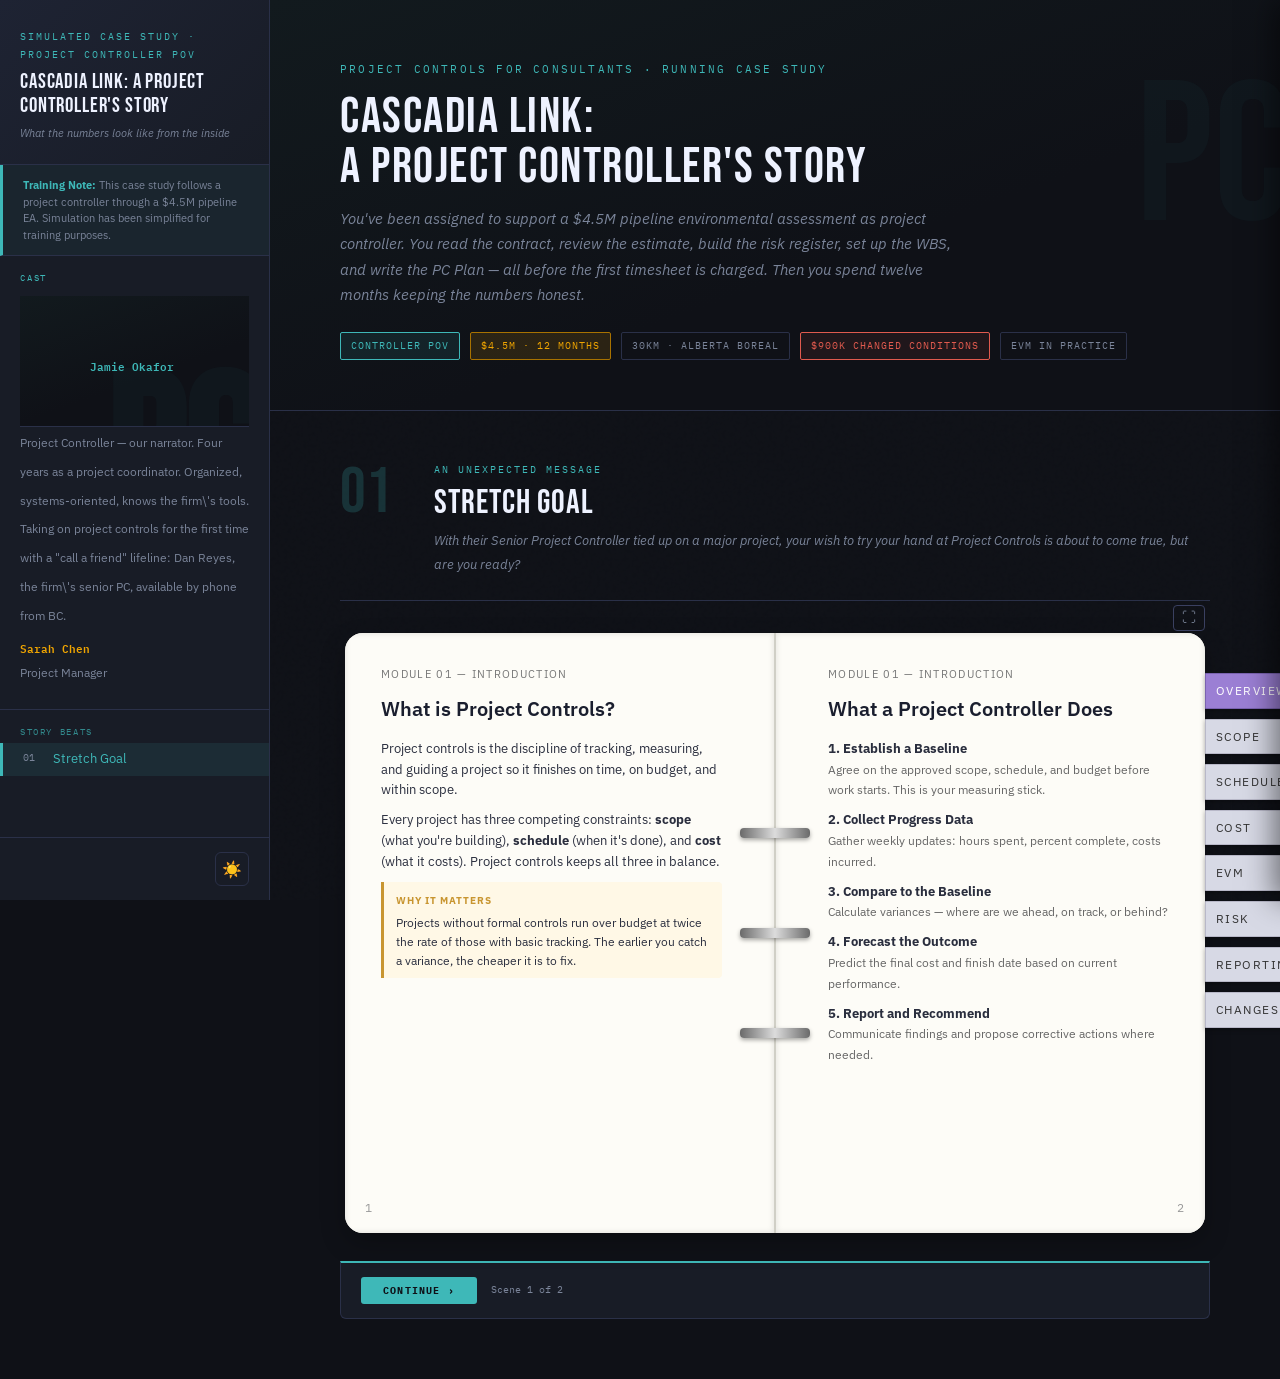
<file: index.html>
<!DOCTYPE html>
<html lang="en">
<head>
<meta charset="UTF-8">
<meta name="viewport" content="width=device-width, initial-scale=1.0">
<title>Ridgeline — A Project Controller's Story</title>
<link href="https://fonts.googleapis.com/css2?family=Bebas+Neue&family=Kalam:wght@400;700&family=IBM+Plex+Mono:wght@400;600&family=IBM+Plex+Sans:ital,wght@0,300;0,400;0,600;1,300&family=Merriweather:wght@400;700&family=Shadows+Into+Light&display=swap" rel="stylesheet">
<link rel="stylesheet" href="css/story.css">
<link rel="stylesheet" href="css/binder.css">
<link rel="stylesheet" href="css/alerts.css">
</head>
<body>
<div id="app">
  <nav id="sidebar"></nav>
  <main id="main">
    <div class="hero"></div>
  </main>
</div>

<!-- Doc modals injected here by engine.js -->
<div id="doc-modals"></div>

<!-- ALERT TRAY — floating notification badges -->
<div id="alert-tray"></div>

<!-- PROJECT FOLDER PANEL -->
<button class="folder-tab" onclick="toggleFolder()" id="folder-tab">
  <span class="folder-tab-icon">📁</span>
  <span class="folder-tab-label">Project Folder</span>
</button>

<div class="folder-panel" id="folder-panel">
  <div class="folder-panel-header">
    <div class="folder-panel-title">
      <span class="folder-panel-title-icon">📁</span>
      <div>
        <div class="folder-panel-title-text">Project Folder</div>
        <div class="folder-panel-title-sub">Ridgeline EA · Northern Environmental</div>
      </div>
    </div>
    <button class="folder-close" onclick="toggleFolder()">✕</button>
  </div>
  <div class="folder-body">
    <div class="folder-section">
      <div class="folder-section-label">Documents</div>
    </div>
    <div id="folder-docs">
      <div class="folder-empty" id="folder-docs-empty">Documents will appear as you progress through the story.</div>
    </div>
    <div class="folder-section" style="margin-top:8px;">
      <div class="folder-section-label">Notes</div>
    </div>
    <div id="folder-notes">
      <div class="folder-empty" id="folder-notes-empty">Notes will appear as you progress through the story.</div>
    </div>
  </div>
</div>

<script src="js/story.js"></script>
<script src="js/engine.js"></script>
</body>
</html>
</file>
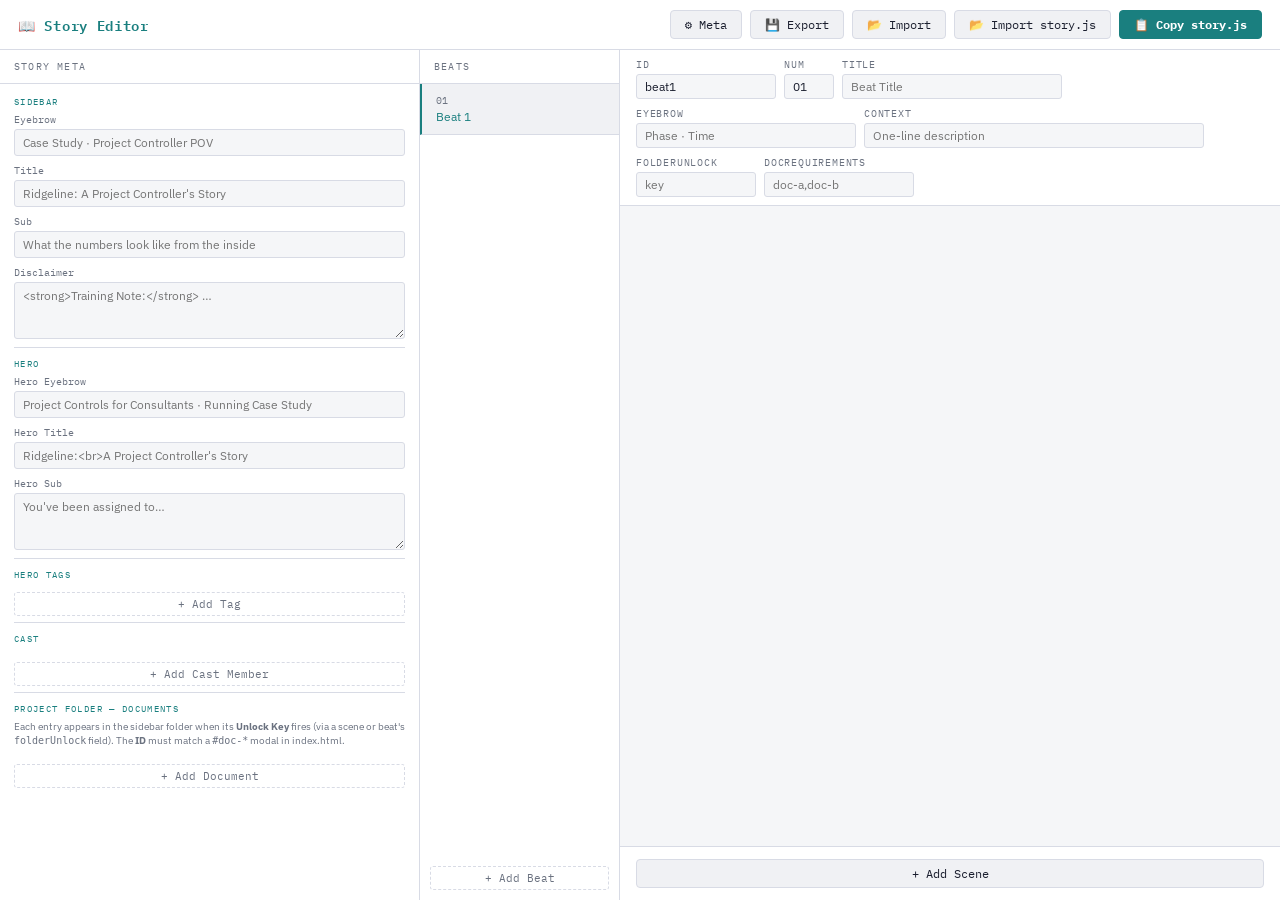
<file: editor.html>
<!DOCTYPE html>
<html lang="en">
<head>
<meta charset="UTF-8">
<title>Story Editor</title>
<link href="https://fonts.googleapis.com/css2?family=IBM+Plex+Sans:ital,wght@0,300;0,400;0,600;1,300&family=IBM+Plex+Mono:wght@400;600&family=Kalam:wght@400;700&family=Merriweather:wght@400;700&family=Shadows+Into+Light&display=swap" rel="stylesheet">
<style>
:root {
  --bg:#f5f6f8; --surface:#ffffff; --surface2:#f0f1f4; --border:#d8dbe5;
  --amber:#b87800; --teal:#1a7f7f; --green:#2e7d52; --blue:#2a6099;
  --red:#c0392b; --purple:#5a48c8; --text:#1a1e2e; --dim:#6b7280;
  --mono:'IBM Plex Mono',monospace; --sans:'IBM Plex Sans',sans-serif;
}
*{box-sizing:border-box;margin:0;padding:0;}
body{background:var(--bg);color:var(--text);font-family:var(--sans);font-size:13px;height:100vh;display:flex;flex-direction:column;overflow:hidden;}

/* TOP BAR */
#top-bar{background:var(--surface);border-bottom:1px solid var(--border);padding:10px 18px;display:flex;align-items:center;justify-content:space-between;flex-shrink:0;}
#top-bar h1{font-family:var(--mono);font-size:14px;font-weight:600;color:var(--teal);letter-spacing:0.05em;}
.top-actions{display:flex;gap:8px;}
.btn{background:var(--surface2);border:1px solid var(--border);color:var(--text);padding:6px 14px;border-radius:4px;cursor:pointer;font-size:12px;font-family:var(--mono);}
.btn:hover{border-color:var(--teal);color:var(--teal);}
.btn.primary{background:var(--teal);color:#fff;border-color:var(--teal);font-weight:700;}
.btn.primary:hover{background:#145f5f;}

/* MAIN LAYOUT */
#layout{display:flex;flex:1;overflow:hidden;}

/* LEFT PANEL — beat list */
#beat-panel{width:200px;background:var(--surface);border-right:1px solid var(--border);display:flex;flex-direction:column;flex-shrink:0;}
#beat-panel-head{padding:10px 14px;font-family:var(--mono);font-size:10px;letter-spacing:0.12em;text-transform:uppercase;color:var(--dim);border-bottom:1px solid var(--border);display:flex;justify-content:space-between;align-items:center;}
#beat-list{flex:1;overflow-y:auto;}
.beat-tab{display:block;width:100%;text-align:left;background:none;border:none;border-bottom:1px solid var(--border);padding:10px 14px;color:var(--dim);cursor:pointer;font-size:12px;font-family:var(--sans);}
.beat-tab:hover{background:var(--surface2);color:var(--text);}
.beat-tab.active{background:var(--surface2);color:var(--teal);border-left:2px solid var(--teal);}
.beat-tab-num{font-family:var(--mono);font-size:10px;color:var(--dim);display:block;margin-bottom:2px;}
#add-beat-btn{margin:10px;width:calc(100% - 20px);}

/* CENTER PANEL — scene editor */
#center-panel{flex:1;display:flex;flex-direction:column;overflow:hidden;}

/* BEAT SETTINGS BAR */
#beat-settings{background:var(--surface);border-bottom:1px solid var(--border);padding:8px 16px;display:flex;gap:8px;flex-wrap:wrap;align-items:center;flex-shrink:0;}
#beat-settings input{background:var(--bg);border:1px solid var(--border);color:var(--text);border-radius:3px;padding:4px 8px;font-size:12px;font-family:var(--sans);}
#beat-settings input:focus{outline:none;border-color:var(--teal);}
#beat-settings label{font-size:10px;color:var(--dim);font-family:var(--mono);letter-spacing:0.08em;text-transform:uppercase;white-space:nowrap;}
.bs-group{display:flex;flex-direction:column;gap:3px;}
.bs-group input{width:140px;}
.bs-group.wide input{width:220px;}
.bs-group.xwide input{width:340px;}

/* SCENE LIST */
#scene-area{flex:1;overflow-y:auto;padding:16px;}
#beat-containers .beat-container{display:none;}
#beat-containers .beat-container.active{display:block;}

/* SCENE CARD */
.scene-card{background:var(--surface);border:1px solid var(--border);border-radius:5px;margin-bottom:12px;}
.scene-card:hover{border-color:#b0b8d0;}
.card-head{display:flex;align-items:center;justify-content:space-between;padding:8px 12px;border-bottom:1px solid var(--border);background:var(--surface2);border-radius:5px 5px 0 0;}
.type-badge{font-family:var(--mono);font-size:11px;font-weight:600;display:flex;align-items:center;gap:6px;}
.card-actions{display:flex;gap:4px;}
.card-btn{background:none;border:1px solid transparent;color:var(--dim);padding:2px 7px;border-radius:3px;cursor:pointer;font-size:12px;}
.card-btn:hover{border-color:var(--border);color:var(--text);}
.card-btn.del:hover{border-color:var(--red);color:var(--red);}
.card-btn.toggle{font-size:10px;min-width:20px;}
.card-note{background:none;border:none;border-bottom:1px dashed var(--border);color:var(--dim);font-size:11px;font-family:var(--sans);padding:1px 4px;width:220px;outline:none;margin-left:10px;}
.card-note:focus{border-bottom-color:var(--teal);color:var(--text);}
.card-note::placeholder{color:var(--border);}
.card-body{padding:12px;}
.scene-card.collapsed .card-body{display:none;}
.scene-card.collapsed .card-head{border-radius:5px;border-bottom:none;}

/* FORM FIELDS */
.field-row{display:grid;grid-template-columns:110px 1fr;gap:8px;align-items:start;margin-bottom:8px;}
.field-row label{font-size:11px;color:var(--dim);font-family:var(--mono);padding-top:6px;text-align:right;}
.field-row input,.field-row textarea,.field-row select{width:100%;background:var(--bg);border:1px solid var(--border);color:var(--text);border-radius:3px;padding:5px 8px;font-size:12px;font-family:var(--sans);resize:vertical;}
.field-row input:focus,.field-row textarea:focus,.field-row select:focus{outline:none;border-color:var(--teal);}
.field-row select option{background:var(--surface);}
.field-section{font-family:var(--mono);font-size:9px;letter-spacing:0.15em;text-transform:uppercase;color:var(--teal);padding:8px 0 4px;border-top:1px solid var(--border);margin-top:4px;}
.field-section:first-child{border-top:none;margin-top:0;padding-top:0;}

/* ROWS (dialogue lines, sms messages, etc.) */
.rows-list{display:flex;flex-direction:column;gap:6px;margin-bottom:6px;}
.row-item{display:flex;gap:6px;align-items:flex-start;background:var(--surface2);padding:7px 8px;border-radius:4px;border:1px solid var(--border);}
.row-item input,.row-item textarea,.row-item select{background:var(--bg);border:1px solid var(--border);color:var(--text);border-radius:3px;padding:4px 7px;font-size:12px;font-family:var(--sans);}
.row-item input:focus,.row-item textarea:focus,.row-item select:focus{outline:none;border-color:var(--teal);}
.row-item textarea{resize:vertical;}
.row-item select option{background:var(--surface);}
.del-row-btn{background:none;border:1px solid transparent;color:var(--dim);padding:2px 6px;border-radius:3px;cursor:pointer;font-size:11px;flex-shrink:0;align-self:center;}
.del-row-btn:hover{border-color:var(--red);color:var(--red);}
.add-row-btn{background:none;border:1px dashed var(--border);color:var(--dim);padding:4px 12px;border-radius:3px;cursor:pointer;font-size:11px;font-family:var(--mono);width:100%;}
.add-row-btn:hover{border-color:var(--teal);color:var(--teal);}
.row-label{font-size:10px;color:var(--dim);font-family:var(--mono);padding-top:6px;white-space:nowrap;}

/* SCENE ATTRIBUTES */
.scene-attrs{margin-top:10px;border-top:1px solid var(--border);padding-top:8px;}
.scene-attrs summary{font-family:var(--mono);font-size:10px;color:var(--dim);cursor:pointer;letter-spacing:0.08em;text-transform:uppercase;margin-bottom:8px;}
.scene-attrs summary:hover{color:var(--text);}
.attr-grid{display:grid;grid-template-columns:1fr 1fr;gap:6px;}
.attr-group{display:flex;flex-direction:column;gap:3px;}
.attr-group label{font-size:10px;color:var(--dim);font-family:var(--mono);}
.attr-group input{background:var(--bg);border:1px solid var(--border);color:var(--text);border-radius:3px;padding:4px 7px;font-size:12px;font-family:var(--mono);}
.attr-group input:focus{outline:none;border-color:var(--amber);}

/* BINDER PAGE SPREAD — auto-number rows with 0-based Spread ID */
.rows-list[data-list="pages"] { counter-reset: spread-id -1; }
.rows-list[data-list="pages"] > .row-item { counter-increment: spread-id; }
.rows-list[data-list="pages"] > .row-item::before {
  content: "SPREAD ID: " counter(spread-id);
  display: block;
  font-size: 9px;
  font-family: var(--mono, monospace);
  letter-spacing: 0.15em;
  text-transform: uppercase;
  color: var(--teal);
  padding-bottom: 5px;
  border-bottom: 1px dashed var(--border);
  margin-bottom: 6px;
}

/* TYPE PICKER */
#add-scene-bar{padding:12px 16px;border-top:1px solid var(--border);background:var(--surface);flex-shrink:0;}
#type-grid{display:grid;grid-template-columns:repeat(auto-fill,minmax(130px,1fr));gap:6px;margin-bottom:10px;}
.type-btn{background:var(--surface2);border:1px solid var(--border);color:var(--text);padding:8px 10px;border-radius:4px;cursor:pointer;text-align:left;display:flex;align-items:center;gap:8px;font-size:12px;font-family:var(--sans);}
.type-btn:hover{border-color:var(--teal);color:var(--teal);}
.type-icon{font-size:15px;flex-shrink:0;}
.hidden{display:none!important;}

/* META PANEL */
#meta-panel{background:var(--surface);border-right:1px solid var(--border);width:420px;overflow-y:auto;flex-shrink:0;display:flex;flex-direction:column;}
#meta-panel-head{padding:10px 14px;font-family:var(--mono);font-size:10px;letter-spacing:0.12em;text-transform:uppercase;color:var(--dim);border-bottom:1px solid var(--border);flex-shrink:0;}
#meta-form{padding:12px 14px;flex:1;overflow-y:auto;}
.meta-section{font-family:var(--mono);font-size:9px;letter-spacing:0.15em;text-transform:uppercase;color:var(--teal);padding:10px 0 6px;border-top:1px solid var(--border);margin-top:6px;}
.meta-section:first-child{border-top:none;margin-top:0;padding-top:0;}
.meta-field{display:flex;flex-direction:column;gap:3px;margin-bottom:8px;}
.meta-field label{font-size:10px;color:var(--dim);font-family:var(--mono);}
.meta-field input,.meta-field textarea{background:var(--bg);border:1px solid var(--border);color:var(--text);border-radius:3px;padding:5px 8px;font-size:12px;font-family:var(--sans);width:100%;resize:vertical;}
.meta-field input:focus,.meta-field textarea:focus{outline:none;border-color:var(--teal);}
#cast-rows .row-item,#tag-rows .row-item{flex-wrap:wrap;}

/* RICH TEXT EDITOR */
.rte-wrap{border:1px solid var(--border);border-radius:3px;background:var(--bg);width:100%;}
.rte-wrap:focus-within{border-color:var(--teal);}
.rte-toolbar{display:none;flex-wrap:wrap;gap:2px;padding:4px 6px;border-bottom:1px solid var(--border);background:var(--surface2);}
.rte-wrap:focus-within .rte-toolbar{display:flex;}
.rte-btn{background:none;border:1px solid transparent;color:var(--dim);padding:2px 7px;border-radius:3px;cursor:pointer;font-size:12px;font-family:var(--mono);line-height:1.4;}
.rte-btn:hover{background:var(--border);color:var(--text);}
.rte-btn.sep{border-left:1px solid var(--border);margin-left:3px;padding-left:8px;}
.rte-font-sel{background:none;border:1px solid transparent;border-left:1px solid var(--border);color:var(--dim);padding:2px 4px;border-radius:0 3px 3px 0;cursor:pointer;font-size:11px;font-family:var(--mono);line-height:1.4;margin-left:3px;}
.rte-font-sel:hover{background:var(--border);color:var(--text);}
.rte-content{padding:5px 8px;font-size:12px;font-family:var(--sans);min-height:70px;outline:none;line-height:1.5;color:var(--text);}
.rte-content:empty::before{content:attr(data-ph);color:var(--border);pointer-events:none;}
.rte-content h3{font-size:13px;font-weight:700;margin:2px 0;}
.rte-content ul,.rte-content ol{padding-left:18px;margin:2px 0;}
.rte-content p{margin:2px 0;}

/* TOAST */
#copy-toast{position:fixed;bottom:24px;right:24px;background:var(--teal);color:#fff;padding:10px 20px;border-radius:5px;font-family:var(--mono);font-weight:700;font-size:13px;z-index:999;}
</style>
</head>
<body>

<input type="file" id="import-input"    accept=".json" style="display:none" onchange="importJson(this)">
<input type="file" id="import-storyjs" accept=".js"   style="display:none" onchange="importStoryJs(this)">
<div id="top-bar">
  <h1>📖 Story Editor</h1>
  <div class="top-actions">
    <span id="save-indicator" style="font-family:var(--mono);font-size:11px;color:var(--dim);padding-right:6px;"></span>
    <button class="btn" onclick="toggleMeta()">⚙ Meta</button>
    <button class="btn" onclick="exportJson()" title="Save editor state to a .json file">💾 Export</button>
    <button class="btn" onclick="document.getElementById('import-input').click()" title="Load a previously exported .json file">📂 Import</button>
    <button class="btn" onclick="document.getElementById('import-storyjs').click()" title="Load directly from a story.js file">📂 Import story.js</button>
    <button class="btn primary" onclick="copyStoryJs()">📋 Copy story.js</button>
  </div>
</div>

<div id="layout">

  <!-- META PANEL -->
  <div id="meta-panel">
    <div id="meta-panel-head">Story Meta</div>
    <div id="meta-form">
      <div class="meta-section">Sidebar</div>
      <div class="meta-field"><label>Eyebrow</label><input id="m-eyebrow" placeholder="Case Study · Project Controller POV"></div>
      <div class="meta-field"><label>Title</label><input id="m-title" placeholder="Ridgeline: A Project Controller's Story"></div>
      <div class="meta-field"><label>Sub</label><input id="m-sub" placeholder="What the numbers look like from the inside"></div>
      <div class="meta-field"><label>Disclaimer</label><textarea id="m-disclaimer" rows="3" placeholder="<strong>Training Note:</strong> …"></textarea></div>

      <div class="meta-section">Hero</div>
      <div class="meta-field"><label>Hero Eyebrow</label><input id="m-hero-eyebrow" placeholder="Project Controls for Consultants · Running Case Study"></div>
      <div class="meta-field"><label>Hero Title</label><input id="m-hero-title" placeholder="Ridgeline:&lt;br&gt;A Project Controller's Story"></div>
      <div class="meta-field"><label>Hero Sub</label><textarea id="m-hero-sub" rows="3" placeholder="You've been assigned to…"></textarea></div>

      <div class="meta-section">Hero Tags</div>
      <div id="tag-rows" class="rows-list"></div>
      <button class="add-row-btn" onclick="addTagRow()">+ Add Tag</button>

      <div class="meta-section">Cast</div>
      <div id="cast-rows" class="rows-list"></div>
      <button class="add-row-btn" onclick="addCastRow()" style="margin-top:6px">+ Add Cast Member</button>

      <div class="meta-section">Project Folder — Documents</div>
      <div style="font-size:10px;color:var(--dim);margin-bottom:6px;line-height:1.4;">Each entry appears in the sidebar folder when its <b>Unlock Key</b> fires (via a scene or beat's <code style="font-size:10px">folderUnlock</code> field). The <b>ID</b> must match a <code style="font-size:10px">#doc-*</code> modal in index.html.</div>
      <div id="doc-rows" class="rows-list"></div>
      <button class="add-row-btn" onclick="addDocRow()" style="margin-top:4px">+ Add Document</button>
    </div>
  </div>

  <!-- BEAT PANEL -->
  <div id="beat-panel">
    <div id="beat-panel-head">
      <span>Beats</span>
    </div>
    <div id="beat-list"></div>
    <button class="btn add-row-btn" id="add-beat-btn" onclick="addBeat()" style="margin:10px;width:calc(100% - 20px);">+ Add Beat</button>
  </div>

  <!-- CENTER -->
  <div id="center-panel">

    <!-- BEAT SETTINGS -->
    <div id="beat-settings">
      <div class="bs-group"><label>ID</label><input id="bs-id" placeholder="beat1" onchange="saveBeatSettings()"></div>
      <div class="bs-group"><label>Num</label><input id="bs-num" placeholder="01" onchange="saveBeatSettings()" style="width:50px"></div>
      <div class="bs-group wide"><label>Title</label><input id="bs-title" placeholder="Beat Title" oninput="saveBeatSettings()"></div>
      <div class="bs-group wide"><label>Eyebrow</label><input id="bs-eyebrow" placeholder="Phase · Time" onchange="saveBeatSettings()"></div>
      <div class="bs-group xwide"><label>Context</label><input id="bs-context" placeholder="One-line description" onchange="saveBeatSettings()"></div>
      <div class="bs-group"><label>folderUnlock</label><input id="bs-fu" placeholder="key" onchange="saveBeatSettings()" style="width:120px"></div>
      <div class="bs-group"><label>docRequirements</label><input id="bs-dr" placeholder="doc-a,doc-b" onchange="saveBeatSettings()" style="width:150px"></div>
    </div>

    <!-- SCENE LIST -->
    <div id="scene-area">
      <div id="beat-containers"></div>
    </div>

    <!-- ADD SCENE -->
    <div id="add-scene-bar">
      <div id="type-grid" class="hidden"></div>
      <button class="btn" onclick="toggleTypePicker()" style="width:100%">+ Add Scene</button>
    </div>

  </div>
</div>

<div id="copy-toast" class="hidden">✓ Copied to clipboard</div>

<script>
// ── STATE ──────────────────────────────────────────────────────
let currentBeatIdx = 0;
let beatCount = 0;

const SCENE_TYPES = [
  { type:'prose',           label:'Prose',         icon:'¶'  },
  { type:'dialogue',        label:'Dialogue',       icon:'💬' },
  { type:'inner-voice',     label:'Inner Voice',    icon:'💭' },
  { type:'sms-card',        label:'SMS Card',       icon:'📱' },
  { type:'email-card',      label:'Email Card',     icon:'✉️' },
  { type:'callout',         label:'Callout',        icon:'📢' },
  { type:'status-row',      label:'Status Row',     icon:'📊' },
  { type:'work-block',      label:'Work Block',     icon:'📋' },
  { type:'grid-note',       label:'Grid Note',      icon:'📓' },
  { type:'setup-checklist', label:'Checklist',      icon:'✅' },
  { type:'timeline',        label:'Timeline',       icon:'📅' },
  { type:'excel',           label:'Excel Mock',     icon:'🟢' },
  { type:'html',            label:'Raw HTML',       icon:'</>'},
  { type:'realbinder',      label:'Binder',         icon:'📒' },
  { type:'quiz',            label:'Quiz',           icon:'❓' },
  { type:'drag-match',      label:'Drag Match',     icon:'⇄'  },
  { type:'fill-cell',       label:'Fill Cell',      icon:'✍'  },
  { type:'branch',          label:'Branch Scene',   icon:'⑂'  },
  { type:'click-doc',       label:'Click Doc',      icon:'🖱' },
];

// ── INIT ────────────────────────────────────────────────────────
window.addEventListener('DOMContentLoaded', () => {
  buildTypePicker();
  const saved = localStorage.getItem('story-editor-state');
  if (saved) {
    try { restoreState(JSON.parse(saved)); showSaved('Auto-loaded'); }
    catch(e) { console.warn('Could not restore saved state:', e); addBeat(); }
  } else {
    addBeat();
  }
  // Autosave on any input change
  document.addEventListener('input',  () => debouncedSave());
  document.addEventListener('change', () => debouncedSave());
});

// ── BEAT MANAGEMENT ─────────────────────────────────────────────
function addBeat() {
  const idx = beatCount++;
  // Tab
  const tab = document.createElement('button');
  tab.className = 'beat-tab' + (beatCount === 1 ? ' active' : '');
  tab.dataset.beatIdx = idx;
  tab.innerHTML = `<span class="beat-tab-num">${String(idx+1).padStart(2,'0')}</span>Beat ${idx+1}`;
  tab.onclick = () => switchBeat(idx);
  document.getElementById('beat-list').appendChild(tab);
  // Container
  const c = document.createElement('div');
  c.className = 'beat-container' + (beatCount === 1 ? ' active' : '');
  c.dataset.beatIdx = idx;
  c.dataset.id = `beat${idx+1}`;
  c.dataset.num = String(idx+1).padStart(2,'0');
  c.dataset.title = '';
  c.dataset.eyebrow = '';
  c.dataset.context = '';
  c.dataset.fu = '';
  c.dataset.dr = '';
  document.getElementById('beat-containers').appendChild(c);
  switchBeat(idx);
}

function switchBeat(idx) {
  saveBeatSettings();
  currentBeatIdx = idx;
  document.querySelectorAll('.beat-tab').forEach(t =>
    t.classList.toggle('active', parseInt(t.dataset.beatIdx) === idx));
  document.querySelectorAll('.beat-container').forEach(c =>
    c.classList.toggle('active', parseInt(c.dataset.beatIdx) === idx));
  loadBeatSettings(idx);
}

function saveBeatSettings() {
  const c = getBeatContainer(currentBeatIdx);
  if (!c) return;
  c.dataset.id    = document.getElementById('bs-id').value;
  c.dataset.num   = document.getElementById('bs-num').value;
  c.dataset.title = document.getElementById('bs-title').value;
  c.dataset.eyebrow = document.getElementById('bs-eyebrow').value;
  c.dataset.context = document.getElementById('bs-context').value;
  c.dataset.fu    = document.getElementById('bs-fu').value;
  c.dataset.dr    = document.getElementById('bs-dr').value;
  // Update tab label
  const tab = document.querySelector(`.beat-tab[data-beat-idx="${currentBeatIdx}"]`);
  if (tab) tab.innerHTML = `<span class="beat-tab-num">${c.dataset.num || String(currentBeatIdx+1).padStart(2,'0')}</span>${c.dataset.title || `Beat ${currentBeatIdx+1}`}`;
}

function loadBeatSettings(idx) {
  const c = getBeatContainer(idx);
  if (!c) return;
  document.getElementById('bs-id').value      = c.dataset.id || `beat${idx+1}`;
  document.getElementById('bs-num').value     = c.dataset.num || String(idx+1).padStart(2,'0');
  document.getElementById('bs-title').value   = c.dataset.title || '';
  document.getElementById('bs-eyebrow').value = c.dataset.eyebrow || '';
  document.getElementById('bs-context').value = c.dataset.context || '';
  document.getElementById('bs-fu').value      = c.dataset.fu || '';
  document.getElementById('bs-dr').value      = c.dataset.dr || '';
}

function getBeatContainer(idx) {
  return document.querySelector(`.beat-container[data-beat-idx="${idx}"]`);
}

// ── TYPE PICKER ─────────────────────────────────────────────────
function buildTypePicker() {
  const grid = document.getElementById('type-grid');
  SCENE_TYPES.forEach(({type, label, icon}) => {
    const btn = document.createElement('button');
    btn.className = 'type-btn';
    btn.innerHTML = `<span class="type-icon">${icon}</span>${label}`;
    btn.onclick = () => { addScene(type); toggleTypePicker(); };
    grid.appendChild(btn);
  });
}

function toggleTypePicker() {
  document.getElementById('type-grid').classList.toggle('hidden');
}

// ── SCENE MANAGEMENT ────────────────────────────────────────────
function addScene(type) {
  const c = getBeatContainer(currentBeatIdx);
  const card = document.createElement('div');
  card.className = 'scene-card';
  card.dataset.type = type;
  const info = SCENE_TYPES.find(t => t.type === type);
  card.innerHTML = `
    <div class="card-head" onclick="toggleCard(event,this)" style="cursor:pointer;">
      <span class="type-badge"><span class="card-toggle">▾</span> ${info.icon} ${info.label}</span>
      <input class="card-note" data-field="_note" placeholder="add a note…" onclick="event.stopPropagation()">
      <div class="card-actions">
        <button class="card-btn" onclick="moveScene(this,-1)" title="Move up">↑</button>
        <button class="card-btn" onclick="moveScene(this,1)"  title="Move down">↓</button>
        <button class="card-btn del" onclick="deleteScene(this)" title="Delete">✕</button>
      </div>
    </div>
    <div class="card-body">
      ${buildSceneForm(type)}
      <details class="scene-attrs">
        <summary>Scene attributes (id · folderUnlock · alert · …)</summary>
        <div class="attr-grid">
          <div class="attr-group"><label>id</label><input data-attr="id" placeholder="e.g. scene-email"></div>
          <div class="attr-group"><label>folderUnlock</label><input data-attr="folderUnlock" placeholder="e.g. handover-docs"></div>
          <div class="attr-group"><label>requireDocs</label><input data-attr="requireDocs" placeholder="doc-a,doc-b"></div>
          <div class="attr-group"><label>beat</label><input data-attr="beat" placeholder="e.g. beat1"></div>
          <div class="attr-group"><label>Max Width</label><input data-attr="maxWidth" placeholder="e.g. 640px or 70%"></div>
          <div class="attr-group"><label>Alignment</label>
            <select data-attr="align" style="background:var(--bg);border:1px solid var(--border);color:var(--text);border-radius:3px;padding:4px 7px;font-size:12px;font-family:var(--mono);">
              <option value="">default</option>
              <option value="left">left</option>
              <option value="center">center</option>
              <option value="right">right</option>
            </select>
          </div>
        </div>
        <div style="margin-top:8px;padding-top:8px;border-top:1px dashed var(--border);">
          <div style="font-size:9px;color:var(--teal);font-family:var(--mono);letter-spacing:0.12em;text-transform:uppercase;margin-bottom:6px;">Alert — shown when this scene is revealed</div>
          <div class="attr-grid">
            <div class="attr-group">
              <label>Alert Type</label>
              <select data-attr="alertType" style="background:var(--bg);border:1px solid var(--border);color:var(--text);border-radius:3px;padding:4px 7px;font-size:12px;font-family:var(--mono);">
                <option value="">none</option>
                <option value="phone">📱 Phone (SMS)</option>
                <option value="email">✉️ Email</option>
                <option value="call">📹 Incoming Call</option>
              </select>
            </div>
            <div class="attr-group"><label>Badge Count</label><input data-attr="alertCount" type="number" min="0" placeholder="1" style="width:70px"></div>
            <div class="attr-group" style="grid-column:1/-1"><label>Tooltip Label / Caller Name</label><input data-attr="alertLabel" placeholder="e.g. Sarah Chen, Dan Reyes"></div>
          <div class="attr-group" style="grid-column:1/-1"><label>Call Title (call type only)</label><input data-attr="alertCallTitle" placeholder="e.g. Project Kickoff"></div>
          </div>
        </div>
      </details>
    </div>`;
  c.appendChild(card);
  card.scrollIntoView({behavior:'smooth', block:'nearest'});
}

function moveScene(btn, dir) {
  const card = btn.closest('.scene-card');
  const sibling = dir === -1 ? card.previousElementSibling : card.nextElementSibling;
  if (sibling && sibling.classList.contains('scene-card')) {
    dir === -1 ? card.parentElement.insertBefore(card, sibling) : card.parentElement.insertBefore(sibling, card);
  }
}

function deleteScene(btn) {
  if (confirm('Delete this scene?')) btn.closest('.scene-card').remove();
}

function toggleCard(event, head) {
  // Ignore clicks on the action buttons
  if (event.target.closest('.card-actions')) return;
  const card = head.closest('.scene-card');
  card.classList.toggle('collapsed');
  head.querySelector('.card-toggle').textContent = card.classList.contains('collapsed') ? '▸' : '▾';
  // Save immediately so collapse state is never lost on quick refresh
  clearTimeout(saveTimer);
  localStorage.setItem('story-editor-state', JSON.stringify(serializeState()));
  showSaved('Auto-saved');
}

// ── SCENE FORM BUILDERS ─────────────────────────────────────────
function frow(label, inputHtml) {
  return `<div class="field-row"><label>${label}</label>${inputHtml}</div>`;
}
function fsec(label) {
  return `<div class="field-section">${label}</div>`;
}
function ta(field, rows=4, ph='') {
  return `<textarea data-field="${field}" rows="${rows}" placeholder="${esc(ph)}"></textarea>`;
}
function inp(field, ph='', style='') {
  return `<input data-field="${field}" placeholder="${esc(ph)}" ${style?`style="${style}"`:''}">`;
}
function sel(field, opts) {
  return `<select data-field="${field}">${opts.map(([v,l])=>`<option value="${v}">${l||v}</option>`).join('')}</select>`;
}

const RTE_FONTS = [
  ['',                  '— font —'],
  ['IBM Plex Sans',     'Sans'],
  ['Merriweather',      'Serif'],
  ['IBM Plex Mono',     'Mono'],
  ['Kalam',             'Hand (neat)'],
  ['Shadows Into Light', 'Hand (casual)'],
];

function rte(field, ph='') {
  const b = (cmd,html,title,sep='') =>
    `<button class="rte-btn${sep?' sep':''}" onmousedown="event.preventDefault()" onclick="rteCmd(this,'${cmd}')" title="${title}">${html}</button>`;
  const fontSel = `<select class="rte-font-sel" title="Font family"
    onmousedown="this._savedRange=(()=>{const s=window.getSelection();return s.rangeCount?s.getRangeAt(0).cloneRange():null})()"
    onchange="rteFont(this)">
    ${RTE_FONTS.map(([v,l])=>`<option value="${v}">${l}</option>`).join('')}
  </select>`;
  const sz = (delta, html, title) =>
    `<button class="rte-btn" onmousedown="event.preventDefault()" onclick="rteFontSize(${delta})" title="${title}">${html}</button>`;
  const btns =
    b('bold',    '<b>B</b>',  'Bold') +
    b('italic',  '<i>I</i>',  'Italic') +
    b('insertUnorderedList', '• list', 'Bullet list', true) +
    b('insertOrderedList',   '1. list','Numbered list') +
    b('h3', 'H3', 'Heading', true) +
    b('p',  '¶',  'Normal paragraph') +
    sz( 1, 'A+', 'Increase font size') +
    sz(-1, 'A−', 'Decrease font size') +
    fontSel;
  return `<div class="rte-wrap"><div class="rte-toolbar">${btns}</div><div class="rte-content" contenteditable="true" data-field="${field}" data-ph="${esc(ph)}"></div></div>`;
}

function rteSub(subfield, ph='') {
  const f = rte('__sub__', ph);
  return f.replace('data-field="__sub__"', `data-subfield="${subfield}"`);
}

function rteCmd(btn, cmd) {
  const ed = btn.closest('.rte-wrap')?.querySelector('.rte-content');
  if (ed) ed.focus();
  if (cmd === 'h3' || cmd === 'p') document.execCommand('formatBlock', false, cmd);
  else document.execCommand(cmd, false, null);
}

function rteFont(sel) {
  const font = sel.value;
  sel.value = '';
  if (!font) return;
  const saved = sel._savedRange;
  if (!saved) return;
  const selection = window.getSelection();
  selection.removeAllRanges();
  selection.addRange(saved);
  if (selection.isCollapsed) return;
  const range = selection.getRangeAt(0);
  const span = document.createElement('span');
  span.style.fontFamily = `'${font}', sans-serif`;
  span.appendChild(range.extractContents());
  range.insertNode(span);
  selection.removeAllRanges();
}

function rteFontSize(delta) {
  const selection = window.getSelection();
  if (!selection.rangeCount || selection.isCollapsed) return;
  const range = selection.getRangeAt(0);
  const span = document.createElement('span');
  span.style.fontSize = delta > 0 ? '1.25em' : '0.8em';
  span.appendChild(range.extractContents());
  range.insertNode(span);
  selection.removeAllRanges();
}

function buildSceneForm(type) {
  switch(type) {

    case 'prose':
      return frow('Content', rte('html', 'Your text here.'));

    case 'dialogue':
      return fsec('Style') +
        frow('Display', `<select data-field="style" style="background:var(--bg);border:1px solid var(--border);color:var(--text);border-radius:3px;padding:4px 8px;font-size:12px">
          <option value="">Normal (bubbles)</option>
          <option value="meeting">Meeting (video call)</option>
        </select>`) +
        frow('Meeting title', inp('meetingTitle', 'e.g. Project Kickoff')) +
        fsec('Lines') +
        frow('Lines',
        `<div>
          <div class="rows-list" data-list="lines">${dlgLine()}</div>
          <button class="add-row-btn" onclick="addRow(this,'lines',dlgLine)">+ Add Line</button>
        </div>`);

    case 'inner-voice':
      return frow('Label', inp('label','Jamie\'s thinking')) +
        frow('Paragraphs',
          `<div>
            <div class="rows-list" data-list="paragraphs">${ivPara()}</div>
            <button class="add-row-btn" onclick="addRow(this,'paragraphs',ivPara)">+ Add Paragraph</button>
          </div>`);

    case 'sms-card':
      return fsec('Contact') +
        frow('Avatar', inp('contact.avatar','DR','width:60px')) +
        frow('Name',   inp('contact.name','Dan Reyes')) +
        frow('Sub',    inp('contact.sub','Senior PC · Kelowna BC')) +
        fsec('Messages') +
        frow('',
          `<div>
            <div class="rows-list" data-list="messages">${smsRow()}</div>
            <button class="add-row-btn" onclick="addRow(this,'messages',smsRow)">+ Add Message</button>
          </div>`);

    case 'email-card':
      return fsec('Email') +
        frow('Subject', inp('email.subject','Subject line')) +
        frow('From',    inp('email.from','Sarah Chen &lt;s.chen@firm.ca&gt;')) +
        frow('To',      inp('email.to','Jamie Okafor &lt;j.okafor@firm.ca&gt;')) +
        frow('Date',    inp('email.date','Tuesday, January 14')) +
        frow('Body',    rte('email.body', 'Email body…')) +
        fsec('Attachments (optional)') +
        frow('',
          `<div>
            <div class="rows-list" data-list="email.attachments"></div>
            <button class="add-row-btn" onclick="addRow(this,'email.attachments',attachRow)">+ Add Attachment</button>
          </div>`) +
        fsec('Signature (optional)') +
        frow('Name',  inp('email.sig.name','Sarah Chen, P.Eng.')) +
        frow('Title', inp('email.sig.title','Project Manager')) +
        frow('Firm',  inp('email.sig.firm','Firm Name')) +
        fsec('Doc Hint (optional)') +
        frow('Beat ID', inp('docHint.beatId','beat1','width:80px')) +
        frow('Text',    inp('docHint.text','Open all attachments to continue.'));

    case 'callout':
      return frow('Color', sel('color',[['teal'],['amber'],['red'],['','default']])) +
        frow('Label',    inp('label','What This Illustrates')) +
        frow('Body', rte('bodyHtml', 'Learning point here.'));

    case 'status-row':
      return frow('Badges',
        `<div>
          <div class="rows-list" data-list="badges">${badgeRow()}</div>
          <button class="add-row-btn" onclick="addRow(this,'badges',badgeRow)">+ Add Badge</button>
        </div>`);

    case 'work-block':
      return frow('Label', inp('label','Block title')) +
        frow('Content', rte('contentHtml', 'Table or analysis content here.'));

    case 'grid-note':
      return frow('Content HTML', ta('contentHtml', 10, '<div class="grid-note">…</div>'));

    case 'setup-checklist':
      return frow('Intro', inp('intro','Optional intro text.')) +
        frow('Groups',
          `<div>
            <div class="rows-list" data-list="groups">${checkGroup()}</div>
            <button class="add-row-btn" onclick="addRow(this,'groups',checkGroup)">+ Add Group</button>
          </div>`);

    case 'timeline':
      return frow('Events',
        `<div>
          <div class="rows-list" data-list="events">${tlRow()}</div>
          <button class="add-row-btn" onclick="addRow(this,'events',tlRow)">+ Add Event</button>
        </div>`);

    case 'excel':
      return frow('Content HTML', ta('contentHtml', 10, 'Full Excel mock HTML (xls-titlebar, xls-body, xls-tbl, xls-tabs)'));

    case 'html':
      return frow('Raw HTML', ta('content', 8, '<div>Any HTML.</div>'));

    case 'realbinder':
      return fsec('Page Spreads') +
        frow('Pages', `<div>
          <div class="rows-list" data-list="pages">${binderPageRow()}</div>
          <button class="add-row-btn" onclick="addRow(this,'pages',binderPageRow)">+ Add Page Spread</button>
        </div>`) +
        fsec('Side Tabs') +
        frow('Tabs', `<div>
          <div class="rows-list" data-list="tabs">${binderTab()}</div>
          <button class="add-row-btn" onclick="addRow(this,'tabs',binderTab)">+ Add Tab</button>
        </div>`) +
        fsec('Appearance') +
        frow('Hide rings', `<input type="checkbox" data-field="noRings">`) +
        frow('Hide tabs',  `<input type="checkbox" data-field="noTabs">`) +
        frow('Grid paper', `<input type="checkbox" data-field="grid">`);

    case 'quiz':
      return fsec('Questions') +
        frow('', `<div style="font-size:11px;color:var(--dim);margin-bottom:8px;font-family:var(--mono)">
          Options format — one per line. Prefix correct answer with <code>*</code>. Add per-option feedback with <code>||</code>:<br>
          <code style="color:var(--green)">* EV − PV || Correct! SV = EV minus PV.</code><br>
          <code>EV − AC</code>
        </div>`) +
        frow('',
          `<div>
            <div class="rows-list" data-list="questions">${quizQuestionRow()}</div>
            <button class="add-row-btn" onclick="addRow(this,'questions',quizQuestionRow)">+ Add Question</button>
          </div>`) +
        fsec('Gate') +
        frow('Gated', `<label style="display:flex;align-items:center;gap:6px;font-size:12px"><input type="checkbox" data-field="gated"> Block Continue until last question answered correctly</label>`);

    case 'drag-match':
      return fsec('Question') +
        frow('Question', inp('question','Match each metric to its formula')) +
        fsec('Chips (items to drag)') +
        frow('',
          `<div>
            <div class="rows-list" data-list="chips">${dragChipRow()}</div>
            <button class="add-row-btn" onclick="addRow(this,'chips',dragChipRow)">+ Add Chip</button>
          </div>`) +
        fsec('Zones (drop targets)') +
        frow('',
          `<div>
            <div class="rows-list" data-list="zones">${dragZoneRow()}</div>
            <button class="add-row-btn" onclick="addRow(this,'zones',dragZoneRow)">+ Add Zone</button>
          </div>`) +
        fsec('Gate') +
        frow('Gated', `<label style="display:flex;align-items:center;gap:6px;font-size:12px"><input type="checkbox" data-field="gated"> Block Continue until all matched correctly</label>`);

    case 'fill-cell':
      return fsec('Exercise') +
        frow('Question', inp('question','Calculate the Schedule Variance for Geotechnical Drilling.')) +
        frow('Formula', inp('formula','SV = EV − PV')) +
        frow('Hint', inp('hint','EV = $198,400  ·  PV = $234,000 (optional)')) +
        fsec('Table HTML') +
        `<div style="padding:0 4px 6px">
          <div style="display:flex;gap:6px;align-items:center;flex-wrap:wrap;margin-bottom:6px">
            <button class="add-row-btn" style="width:auto;padding:5px 12px;font-size:11px" onclick="fillInsertInput(this)" title="Click in the HTML editor below to position cursor, then click to insert an input field">⊕ Insert Input Field</button>
            <button class="add-row-btn" style="width:auto;padding:5px 12px;font-size:11px" onclick="fillTogglePreview(this)">👁 Preview</button>
            <span style="font-family:var(--mono);font-size:10px;color:var(--dim)">Click in the HTML below to position cursor, then Insert → auto-adds key + answer row</span>
          </div>
          <textarea data-field="tableHtml" rows="10" placeholder="<thead><tr><th>WBS</th><th>Work Package</th><th>EV</th><th>SV</th></tr></thead>&#10;<tbody>&#10;<tr><td>1.2.2</td><td>Geo Drilling</td><td>$198,400</td><td class=&quot;fill-td&quot;></td></tr>&#10;</tbody>" style="width:100%;resize:vertical"></textarea>
          <div class="fill-cell-editor-preview" style="display:none;margin-top:6px">
            <iframe style="width:100%;height:420px;border:1px solid var(--border);display:block"></iframe>
          </div>
        </div>` +
        fsec('Answers') +
        `<div style="padding:0 4px 6px">
          <div style="font-size:10px;color:var(--text-dim);margin-bottom:8px">One row per input field — key must match <code style="font-family:var(--mono);color:var(--teal)">data-key</code> in the HTML above. Use Insert to add both automatically.</div>
          <div data-list="answers" style="display:flex;flex-direction:column;gap:6px"></div>
          <button class="add-row-btn" onclick="addRow(this,'answers',fillAnswerRow)" style="margin-top:6px">+ Add Answer Row</button>
        </div>` +
        frow('Tolerance (±)', `<div style="display:flex;align-items:center;gap:8px">${inp('tolerance','0','width:80px')}<span style="font-family:var(--mono);font-size:10px;color:var(--dim)">applied to all numeric answers</span></div>`) +
        fsec('Gate') +
        frow('Gated', `<label style="display:flex;align-items:center;gap:6px;font-size:12px"><input type="checkbox" data-field="gated"> Block Continue until all correct</label>`);

    case 'branch':
      return fsec('Slides') +
        `<div style="padding:0 4px 6px">
          <div style="font-size:10px;color:var(--text-dim);margin-bottom:8px">First slide is always shown first. Choices reference other slides by id.</div>
          <div data-list="slides" style="display:flex;flex-direction:column;gap:10px"></div>
          <div style="display:flex;gap:6px;align-items:center;margin-top:10px;flex-wrap:wrap">
            <button class="add-row-btn" onclick="addRow(this,'slides',branchSlideRow)">+ Add Slide</button>
            <button class="add-row-btn" style="width:auto;padding:5px 12px;font-size:11px" onclick="branchTogglePreview(this)">👁 Preview</button>
          </div>
          <div class="branch-editor-preview" style="display:none;margin-top:8px">
            <iframe style="width:100%;height:520px;border:1px solid var(--border);display:block"></iframe>
          </div>
        </div>` +
        fsec('Gate') +
        frow('Gated', `<label style="display:flex;align-items:center;gap:6px;font-size:12px"><input type="checkbox" data-field="gated"> Block Continue until scenario complete</label>`);

    case 'click-doc':
      return fsec('Document') +
        frow('Title', inp('docTitle','RIDGELINE_CONTRACT_v3.docx')) +
        frow('Question', inp('question','Which clause establishes environmental compliance obligations?')) +
        frow('Correct Keys', `<div style="display:flex;align-items:center;gap:8px">${inp('correctKeys','t1,t3','flex:1')}<span style="font-family:var(--mono);font-size:10px;color:var(--dim);white-space:nowrap">comma-separated</span></div>`) +
        frow('Feedback — Correct', inp('feedbackCorrect','Correct! That clause sets out the environmental obligations.')) +
        frow('Feedback — Wrong', inp('feedbackWrong','Not that one — look for the clause covering environmental legislation.')) +
        fsec('Document HTML') +
        `<div style="padding:0 4px 6px">
          <div style="display:flex;gap:6px;align-items:center;flex-wrap:wrap;margin-bottom:6px">
            <button class="add-row-btn" style="width:auto;padding:5px 12px;font-size:11px" onclick="clickDocWrapTarget(this)" title="Select text in the editor below, then click to wrap it as a clickable target">⬡ Wrap Selection as Target</button>
            <button class="add-row-btn" style="width:auto;padding:5px 12px;font-size:11px" onclick="clickDocTogglePreview(this)">👁 Preview</button>
            <span style="font-family:var(--mono);font-size:10px;color:var(--dim)">Select text in the editor, then click Wrap → auto-generates a key</span>
          </div>
          <textarea data-field="contentHtml" rows="12" placeholder="<h3>1. Scope of Work</h3>&#10;<p>Paragraph text. Highlight any span of text above and click Wrap to make it clickable.</p>" style="width:100%;resize:vertical"></textarea>
          <div class="click-doc-editor-preview" style="display:none;margin-top:6px">
            <iframe style="width:100%;height:560px;border:1px solid var(--border);display:block"></iframe>
          </div>
        </div>` +
        fsec('Gate') +
        frow('Gated', `<label style="display:flex;align-items:center;gap:6px;font-size:12px"><input type="checkbox" data-field="gated"> Block Continue until correct clause selected</label>`);

    default:
      return `<p style="color:var(--red)">Unknown type: ${type}</p>`;
  }
}

// ── ROW TEMPLATES ───────────────────────────────────────────────
function binderPageRow() {
  return `<div class="row-item" style="flex-direction:column;gap:6px;align-items:stretch;">
    <div style="display:grid;grid-template-columns:1fr 1fr;gap:10px;">
      <div>
        <div style="font-size:9px;color:var(--teal);font-family:var(--mono);letter-spacing:0.12em;text-transform:uppercase;margin-bottom:5px;">Left Page</div>
        <input data-subfield="left_label" placeholder="Label (e.g. Section · Overview)" style="width:100%;margin-bottom:4px">
        <input data-subfield="left_title" placeholder="Title" style="width:100%;margin-bottom:4px">
        <div style="margin-bottom:4px">${rteSub('left_body','Page content…')}</div>
        <input data-subfield="left_pageNum" placeholder="Page #" style="width:70px">
      </div>
      <div>
        <div style="font-size:9px;color:var(--teal);font-family:var(--mono);letter-spacing:0.12em;text-transform:uppercase;margin-bottom:5px;">Right Page</div>
        <input data-subfield="right_label" placeholder="Label" style="width:100%;margin-bottom:4px">
        <input data-subfield="right_title" placeholder="Title" style="width:100%;margin-bottom:4px">
        <div style="margin-bottom:4px">${rteSub('right_body','Page content…')}</div>
        <input data-subfield="right_pageNum" placeholder="Page #" style="width:70px">
      </div>
    </div>
    <button class="del-row-btn" onclick="this.closest('.row-item').remove()" style="align-self:flex-end;">✕ Remove Spread</button>
  </div>`;
}

function binderTab() {
  return `<div class="row-item">
    <input data-subfield="label" placeholder="Tab label" style="flex:1">
    <div style="display:flex;flex-direction:column;gap:2px;align-items:center;flex-shrink:0;">
      <span style="font-size:9px;color:var(--dim);font-family:var(--mono);white-space:nowrap;letter-spacing:0.08em;text-transform:uppercase;">Spread ID</span>
      <input data-subfield="page" type="number" min="0" placeholder="0" style="width:64px;text-align:center">
    </div>
    <button class="del-row-btn" onclick="this.closest('.row-item').remove()">✕</button>
  </div>`;
}

function dlgLine() {
  return `<div class="row-item" style="flex-direction:column;gap:5px;align-items:stretch">
    <div style="display:flex;gap:5px;align-items:center">
      <input data-subfield="speaker" placeholder="Speaker name" style="flex:1;min-width:0">
      <input type="color" data-subfield="color" value="#7a8499" title="Speaker name colour" style="width:32px;height:28px;padding:2px;border:1px solid var(--border);border-radius:3px;background:var(--bg);cursor:pointer;flex-shrink:0">
      <label style="display:flex;align-items:center;gap:4px;font-size:11px;color:var(--teal);white-space:nowrap;cursor:pointer;flex-shrink:0" title="Hero lines appear on the right">
        <input type="checkbox" data-subfield="hero"> Hero
      </label>
      <button class="del-row-btn" onclick="this.closest('.row-item').remove()">✕</button>
    </div>
    <div style="display:flex;gap:5px">
      <input data-subfield="text" placeholder="Dialogue text…" style="flex:1;min-width:0">
      <input data-subfield="avatar" placeholder="avatar.jpg" style="width:110px;min-width:0" title="Filename in /img/ — leave blank for initials">
    </div>
  </div>`;
}

function ivPara() {
  return `<div class="row-item">
    <textarea data-subfield="para" rows="2" placeholder="Paragraph…" style="flex:1;min-width:0"></textarea>
    <button class="del-row-btn" onclick="this.closest('.row-item').remove()">✕</button>
  </div>`;
}

function smsRow() {
  return `<div class="row-item">
    <select data-subfield="dir" style="width:90px">
      <option value="received">received</option>
      <option value="sent">sent</option>
    </select>
    <textarea data-subfield="text" rows="2" placeholder="Message…" style="flex:1;min-width:0"></textarea>
    <input data-subfield="time" placeholder="Name · Fri 2:14 PM" style="width:150px">
    <button class="del-row-btn" onclick="this.closest('.row-item').remove()">✕</button>
  </div>`;
}

function attachRow() {
  return `<div class="row-item">
    <button data-subfield="icon" onclick="const v=prompt('Icon emoji:',this.textContent||'📄');if(v!=null)this.textContent=v.trim()||'📄';" style="width:40px;height:32px;font-size:18px;background:var(--bg);border:1px solid var(--border);border-radius:3px;cursor:pointer;color:var(--text);flex-shrink:0" title="Click to change icon">📄</button>
    <input data-subfield="name" placeholder="File.pdf" style="width:140px">
    <input data-subfield="onclick" placeholder="trackDocOpen('beat1','doc-contract')" style="flex:1">
    <button class="del-row-btn" onclick="this.closest('.row-item').remove()">✕</button>
  </div>`;
}

function badgeRow() {
  return `<div class="row-item">
    <input data-subfield="label" placeholder="Label" style="width:80px">
    <input data-subfield="value" placeholder="1.03" style="width:65px">
    <input data-subfield="sub"   placeholder="Sub text" style="flex:1">
    <select data-subfield="status">
      <option value="good">good</option>
      <option value="neutral">neutral</option>
      <option value="warn">warn</option>
      <option value="bad">bad</option>
    </select>
    <button class="del-row-btn" onclick="this.closest('.row-item').remove()">✕</button>
  </div>`;
}

function checkGroup() {
  return `<div class="row-item" style="flex-direction:column;gap:4px">
    <div style="display:flex;gap:6px;align-items:center">
      <input data-subfield="title" placeholder="Group title" style="flex:1">
      <button class="del-row-btn" onclick="this.closest('.row-item').remove()">✕</button>
    </div>
    <textarea data-subfield="items" rows="3" placeholder="One item per line…" style="width:100%"></textarea>
  </div>`;
}

function quizQuestionRow() {
  return `<div class="row-item" style="flex-direction:column;gap:6px;align-items:stretch;padding:10px;background:var(--surface2);border:1px solid var(--border)">
    <div style="display:flex;gap:6px;align-items:center">
      <input data-subfield="context" placeholder="Context tag (optional, e.g. Month 5 · EVM Review)" style="flex:1;min-width:0">
      <button class="del-row-btn" onclick="this.closest('.row-item').remove()">✕ Remove</button>
    </div>
    <textarea data-subfield="question" rows="2" placeholder="Question text…" style="width:100%"></textarea>
    <textarea data-subfield="optionsRaw" rows="4" placeholder="* Correct option text || optional per-option feedback&#10;Wrong option A&#10;Wrong option B&#10;Wrong option C" style="width:100%;font-family:monospace;font-size:11px;line-height:1.5"></textarea>
    <div style="display:flex;gap:6px">
      <input data-subfield="feedbackCorrect" placeholder="Correct feedback (optional)" style="flex:1;min-width:0">
      <input data-subfield="feedbackWrong"   placeholder="Wrong feedback (optional)"   style="flex:1;min-width:0">
    </div>
  </div>`;
}

function dragChipRow() {
  return `<div class="row-item">
    <input data-subfield="id"    placeholder="id (e.g. sv)"   style="width:80px">
    <input data-subfield="label" placeholder="Label (e.g. Schedule Variance)" style="flex:1;min-width:0">
    <input data-subfield="icon"  placeholder="Icon (≈)"       style="width:52px">
    <button class="del-row-btn" onclick="this.closest('.row-item').remove()">✕</button>
  </div>`;
}

function dragZoneRow() {
  return `<div class="row-item">
    <input data-subfield="label"  placeholder="Zone label (e.g. EV − PV)" style="flex:1;min-width:0">
    <input data-subfield="answer" placeholder="Correct chip id (e.g. sv)" style="width:120px">
    <button class="del-row-btn" onclick="this.closest('.row-item').remove()">✕</button>
  </div>`;
}

function tlRow() {
  return `<div class="row-item">
    <input data-subfield="dot"   placeholder="W1" style="width:40px;text-align:center">
    <input data-subfield="month" placeholder="Week 1 — Title" style="width:160px">
    <textarea data-subfield="text" rows="2" placeholder="Description…" style="flex:1;min-width:0"></textarea>
    <label style="display:flex;align-items:center;gap:4px;white-space:nowrap;padding-top:2px">
      <input type="checkbox" data-subfield="done"> Done
    </label>
    <button class="del-row-btn" onclick="this.closest('.row-item').remove()">✕</button>
  </div>`;
}

function addRow(btn, listKey, templateFn) {
  const list = btn.closest('.card-body, #meta-form').querySelector(`[data-list="${listKey}"]`);
  if (!list) return;
  const wrap = document.createElement('div');
  wrap.innerHTML = templateFn();
  list.appendChild(wrap.firstElementChild);
}

// ── META ROWS ───────────────────────────────────────────────────
function addCastRow(name='', role='', hero=false) {
  const wrap = document.createElement('div');
  wrap.className = 'row-item';
  wrap.innerHTML = `
    <input data-subfield="name" placeholder="Name" value="${esc(name)}" style="width:120px">
    <input data-subfield="role" placeholder="Role / description" value="${esc(role)}" style="flex:1">
    <label style="display:flex;align-items:center;gap:4px;white-space:nowrap">
      <input type="checkbox" data-subfield="hero" ${hero?'checked':''}> hero
    </label>
    <button class="del-row-btn" onclick="this.closest('.row-item').remove()">✕</button>`;
  document.getElementById('cast-rows').appendChild(wrap);
}

function addTagRow(text='', color='') {
  const wrap = document.createElement('div');
  wrap.className = 'row-item';
  wrap.innerHTML = `
    <input data-subfield="text" placeholder="Tag text" value="${esc(text)}" style="flex:1">
    <select data-subfield="color">
      <option value="" ${!color?'selected':''}>default</option>
      <option value="teal" ${color==='teal'?'selected':''}>teal</option>
      <option value="amber" ${color==='amber'?'selected':''}>amber</option>
      <option value="red" ${color==='red'?'selected':''}>red</option>
    </select>
    <button class="del-row-btn" onclick="this.closest('.row-item').remove()">✕</button>`;
  document.getElementById('tag-rows').appendChild(wrap);
}

function addDocRow(id='', icon='📄', name='', sub='', folder='', section='documents', unlockKey='', content='', binderId='') {
  const wrap = document.createElement('div');
  wrap.className = 'row-item';
  wrap.style.cssText = 'flex-direction:column;gap:5px;align-items:stretch';
  wrap.innerHTML = `
    <div style="display:flex;gap:5px;align-items:center">
      <button data-subfield="icon" onclick="const v=prompt('Icon emoji:',this.textContent||'📄');if(v!=null)this.textContent=v.trim()||'📄';" style="width:40px;height:32px;font-size:18px;background:var(--bg);border:1px solid var(--border);border-radius:3px;cursor:pointer;color:var(--text);flex-shrink:0" title="Click to change icon">${esc(icon)}</button>
      <input data-subfield="id"    value="${esc(id)}"    placeholder="doc-contract" style="flex:1;min-width:100px;font-family:var(--mono);font-size:11px">
      <input data-subfield="name"  value="${esc(name)}"  placeholder="Contract_Signed.pdf" style="flex:1">
      <button class="del-row-btn" onclick="this.closest('.row-item').remove()">✕</button>
    </div>
    <div style="display:flex;gap:5px;align-items:center">
      <input data-subfield="sub" value="${esc(sub)}" placeholder="Type caption e.g. PDF · Signed Contract" style="flex:1">
    </div>
    <div style="display:flex;gap:5px;align-items:center">
      <input data-subfield="folder"    value="${esc(folder)}"    placeholder="Subfolder (e.g. Handover)" style="flex:1">
      <select data-subfield="section" style="background:var(--bg);border:1px solid var(--border);color:var(--text);border-radius:3px;padding:4px 6px;font-size:11px">
        <option value="documents" ${section!=='notes'?'selected':''}>📁 Documents</option>
        <option value="notes"     ${section==='notes'?'selected':''}>📓 Notes</option>
      </select>
      <input data-subfield="unlockKey" value="${esc(unlockKey)}" placeholder="unlock key" style="flex:1;min-width:90px;font-family:var(--mono);font-size:11px">
    </div>
    <div style="display:flex;flex-direction:column;gap:3px">
      <span style="font-size:10px;color:var(--dim);font-family:var(--mono);">Binder Scene ID <span style="opacity:0.5">— optional, opens a realbinder scene instead of a doc modal</span></span>
      <input data-subfield="binderId" value="${esc(binderId||'')}" placeholder="e.g. scene-training-binder" style="width:100%;font-family:var(--mono);font-size:11px">
    </div>
    <div style="display:flex;justify-content:flex-end;margin-top:2px;">
      <button class="add-row-btn" style="width:auto;padding:3px 10px;font-size:11px" onclick="editDocContent(this)">✏ Edit Content</button>
      <button class="add-row-btn" style="width:auto;padding:3px 10px;font-size:11px" onclick="previewDocRow(this)">👁 Preview</button>
    </div>
    <textarea data-subfield="content" style="display:none"></textarea>`;
  document.getElementById('doc-rows').appendChild(wrap);
  if (content) {
    const ta = wrap.querySelector('[data-subfield="content"]');
    if (ta) ta.value = content;
  }
}

let _editingDocRow = null;

function editDocContent(btn) {
  _editingDocRow = btn.closest('.row-item');
  const name = _editingDocRow.querySelector('[data-subfield="name"]')?.value || 'Document';
  const content = _editingDocRow.querySelector('[data-subfield="content"]')?.value || '';
  document.getElementById('doc-edit-title').textContent = name;
  document.getElementById('doc-edit-ta').value = content;
  document.getElementById('doc-edit-modal').classList.remove('hidden');
  setTimeout(() => document.getElementById('doc-edit-ta').focus(), 50);
}

function saveDocContent() {
  if (!_editingDocRow) return;
  const ta = _editingDocRow.querySelector('[data-subfield="content"]');
  if (ta) ta.value = document.getElementById('doc-edit-ta').value;
  closeDocEditor();
  debouncedSave();
}

function closeDocEditor() {
  document.getElementById('doc-edit-modal').classList.add('hidden');
  // Reset preview state
  document.getElementById('doc-preview-frame').classList.add('hidden');
  document.getElementById('doc-edit-ta').classList.remove('hidden');
  document.getElementById('doc-preview-btn').textContent = '👁 Preview';
}

function previewDocRow(btn) {
  const row     = btn.closest('.row-item');
  const content = row.querySelector('[data-subfield="content"]')?.value?.trim() || '';
  const name    = row.querySelector('[data-subfield="name"]')?.value || 'Document';
  // Open edit modal in preview-only mode
  _editingDocRow = row;
  document.getElementById('doc-edit-title').textContent = name;
  document.getElementById('doc-edit-ta').value = content;
  document.getElementById('doc-edit-modal').classList.remove('hidden');
  // Immediately switch to preview
  toggleDocPreview();
}

function toggleDocPreview() {
  const ta     = document.getElementById('doc-edit-ta');
  const frame  = document.getElementById('doc-preview-frame');
  const btn    = document.getElementById('doc-preview-btn');
  const inPreview = !frame.classList.contains('hidden');

  if (inPreview) {
    // Back to edit
    frame.classList.add('hidden');
    ta.classList.remove('hidden');
    btn.textContent = '👁 Preview';
  } else {
    // Show preview
    const content = ta.value.trim();
    const base    = window.location.href.replace(/\/[^\/]*$/, '/');
    const isFullModal = content.startsWith('<div class="doc-overlay') || content.startsWith("<div class='doc-overlay");
    const bodyHtml = isFullModal
      ? content
      : `<div class="doc-overlay" style="position:static;display:block;background:transparent;">
           <div class="doc-window" onclick="void 0" style="margin:30px auto;max-width:860px;">
             <div class="doc-body">${content}</div>
           </div>
         </div>`;
    frame.srcdoc = `<!DOCTYPE html><html><head>
      <meta charset="UTF-8">
      <base href="${base}">
      <link rel="stylesheet" href="css/story.css">
      <style>
        body{margin:0;background:#0f1117;padding:20px;}
        .doc-overlay{position:static!important;display:block!important;background:transparent!important;}
        .doc-window{margin:0 auto;}
      </style>
    </head><body>${bodyHtml}</body></html>`;
    frame.classList.remove('hidden');
    ta.classList.add('hidden');
    btn.textContent = '✏ Edit';
  }
}

function toggleMeta() {
  document.getElementById('meta-panel').classList.toggle('hidden');
}

// ── CLICK-DOC EDITOR HELPERS ─────────────────────────────────────
// ── BRANCH EDITOR HELPERS ───────────────────────────────────────
const _avSel = `<select data-subfield="avatarClass" style="background:var(--bg);border:1px solid var(--border);color:var(--text);border-radius:3px;padding:3px 6px;font-size:11px;font-family:var(--mono)">
  <option value="branch-av-other">teal</option>
  <option value="branch-av-jamie">amber</option>
  <option value="branch-av-pm">blue</option>
  <option value="branch-av-cont">purple</option>
</select>`;
const _outSel = `<select data-subfield="outcome" style="background:var(--bg);border:1px solid var(--border);color:var(--text);border-radius:3px;padding:3px 6px;font-size:11px;font-family:var(--mono)">
  <option value="">no outcome</option>
  <option value="good">✓ good</option>
  <option value="bad">✗ bad</option>
  <option value="warn">⚠ warn</option>
</select>`;

function branchSlideRow() {
  return `<div class="row-item" style="flex-direction:column;gap:6px;padding:10px 12px;border:1px solid var(--border);border-radius:3px">
    <div style="display:grid;grid-template-columns:1fr auto auto auto;gap:6px;align-items:center">
      <input data-subfield="id" placeholder="slide id (e.g. start, good, bad)" style="font-family:var(--mono);font-size:11px">
      ${_avSel}
      <input data-subfield="avatar" placeholder="JO" title="Avatar initials" style="width:42px;text-align:center;font-family:var(--mono);font-size:11px">
      <button class="rm-btn" onclick="this.closest('.row-item').remove()" style="padding:2px 7px;font-size:13px;cursor:pointer">×</button>
    </div>
    <div style="display:grid;grid-template-columns:1fr 1fr;gap:6px">
      <input data-subfield="speaker" placeholder="Speaker name">
      <input data-subfield="loc" placeholder="Location / date context">
    </div>
    <textarea data-subfield="text" rows="2" placeholder="Slide body text — the situation, question, or response..."></textarea>
    <input data-subfield="situation" placeholder="Situation box (optional — italic context shown below text)">
    <div style="display:grid;grid-template-columns:auto 1fr;gap:6px;align-items:center">
      ${_outSel}
      <input data-subfield="outcomeLabel" placeholder="Outcome label (e.g. GOOD CALL, POOR APPROACH)">
    </div>
    <textarea data-subfield="debrief" rows="2" placeholder="Debrief text (optional — shown on outcome slides after reveal)"></textarea>
    <div>
      <div style="font-size:9px;color:var(--teal);font-family:var(--mono);letter-spacing:.1em;text-transform:uppercase;margin-bottom:4px">Choices — one per line: Button text | next-slide-id | outcome</div>
      <textarea data-subfield="choices" rows="3" placeholder="Present the EVM data transparently | good | good&#10;Blame the scope increase | bad | bad"></textarea>
    </div>
  </div>`;
}

function _branchReadSlides(card) {
  return getRows(card,'slides').map(r => {
    const slide = {
      id:          getSubfield(r,'id').trim(),
      avatar:      getSubfield(r,'avatar').trim() || '?',
      avatarClass: getSubfield(r,'avatarClass') || 'branch-av-other',
      speaker:     getSubfield(r,'speaker').trim(),
      loc:         getSubfield(r,'loc').trim(),
      text:        getSubfield(r,'text').trim(),
    };
    const sit = getSubfield(r,'situation').trim();
    if (sit) slide.situation = sit;
    const outcome = getSubfield(r,'outcome');
    if (outcome) {
      slide.outcome = outcome;
      const ol = getSubfield(r,'outcomeLabel').trim();
      if (ol) slide.outcomeLabel = ol;
    }
    const debrief = getSubfield(r,'debrief').trim();
    if (debrief) slide.debrief = debrief;
    const choicesRaw = getSubfield(r,'choices').trim();
    if (choicesRaw) {
      slide.choices = choicesRaw.split('\n').map(l => l.trim()).filter(Boolean).map(l => {
        const p = l.split('|').map(x => x.trim());
        const c = { text: p[0] || '', next: p[1] || '' };
        if (p[2]) c.outcome = p[2];
        return c;
      });
    }
    return slide;
  });
}

function branchTogglePreview(btn) {
  const card   = btn.closest('.card-body');
  const panel  = card.querySelector('.branch-editor-preview');
  const iframe = panel.querySelector('iframe');

  if (panel.style.display !== 'none') {
    panel.style.display = 'none';
    btn.textContent = '👁 Preview';
    return;
  }

  const slides = _branchReadSlides(card);
  const keys   = ['A','B','C','D','E'];
  const slidesHtml = slides.map(s => {
    const outcomeHtml = s.outcome
      ? `<div class="branch-outcome ${s.outcome}"><span>${s.outcome==='good'?'✓':s.outcome==='bad'?'✗':'⚠'}</span><span>${s.outcomeLabel||s.outcome.toUpperCase()}</span></div>` : '';
    const choicesHtml = (s.choices||[]).map((c,ci) =>
      `<button class="branch-btn" data-outcome="${c.outcome||''}"><span class="branch-btn-key">${keys[ci]}</span><span>${c.text}</span><span style="font-size:10px;opacity:.45;margin-left:auto;font-family:monospace">→ ${c.next}</span></button>`
    ).join('');
    const debriefHtml = s.debrief
      ? `<div class="branch-debrief"><div class="branch-debrief-label">Debrief</div><div class="branch-debrief-text">${s.debrief}</div></div>` : '';
    return `<div style="margin-bottom:14px">
      <div style="font-family:monospace;font-size:9px;color:#7a8499;padding:3px 10px;background:#181c26;letter-spacing:.1em;border:1px solid #2a3048;border-bottom:none">SLIDE: ${s.id||'(no id)'}</div>
      <div class="branch-slide" style="display:block!important">
        ${outcomeHtml}
        <div class="branch-hd">
          <div class="branch-av ${s.avatarClass}">${s.avatar||'?'}</div>
          <div><div class="branch-speaker">${s.speaker||''}</div><div class="branch-loc">${s.loc||''}</div></div>
        </div>
        <div class="branch-body">
          <div class="branch-text">${s.text||''}</div>
          ${s.situation?`<div class="branch-situation">${s.situation}</div>`:''}
          <div class="branch-choices">${choicesHtml}</div>
        </div>
        ${debriefHtml}
      </div>
    </div>`;
  }).join('');

  const base = window.location.href.replace(/\/[^\/]*$/, '/');
  iframe.srcdoc = `<!DOCTYPE html><html><head>
    <meta charset="UTF-8"><base href="${base}">
    <link rel="stylesheet" href="css/story.css">
    <style>body{margin:0;background:#0f1117;padding:16px;}</style>
  </head><body>${slidesHtml||'<p style="color:#7a8499;padding:20px">No slides defined.</p>'}</body></html>`;

  panel.style.display = '';
  btn.textContent = '✕ Close Preview';
}

// ── FILL-CELL EDITOR HELPERS ────────────────────────────────────
function fillAnswerRow() {
  return `<div class="row-item" style="display:grid;grid-template-columns:1fr 1fr auto;gap:6px;align-items:center;padding:6px 8px">
    <input data-subfield="key" placeholder="key (e.g. f1)" style="font-family:var(--mono);font-size:11px">
    <input data-subfield="value" type="number" step="any" placeholder="correct value">
    <button class="rm-btn" onclick="this.closest('.row-item').remove()" style="padding:2px 7px;font-size:13px;line-height:1;cursor:pointer">×</button>
  </div>`;
}

function fillInsertInput(btn) {
  const card = btn.closest('.card-body');
  const ta   = card.querySelector('[data-field="tableHtml"]');
  if (!ta) return;

  // Auto-key: count existing data-key attributes
  const existing = (ta.value.match(/data-key="[^"]+"/g) || []).length;
  const key = 'f' + (existing + 1);
  const snippet = `<input class="fill-answer" data-key="${key}" placeholder="?">`;

  const start = ta.selectionStart ?? ta.value.length;
  const end   = ta.selectionEnd   ?? ta.value.length;
  ta.value = ta.value.slice(0, start) + snippet + ta.value.slice(end);
  ta.focus();
  ta.setSelectionRange(start + snippet.length, start + snippet.length);

  // Add matching answer row
  const list = card.querySelector('[data-list="answers"]');
  if (list) {
    const wrap = document.createElement('div');
    wrap.innerHTML = fillAnswerRow();
    const row = wrap.firstElementChild;
    row.querySelector('[data-subfield="key"]').value = key;
    list.appendChild(row);
    row.querySelector('[data-subfield="value"]').focus();
  }

  // Flash the textarea border
  ta.style.boxShadow = '0 0 0 2px var(--amber)';
  setTimeout(() => { ta.style.boxShadow = ''; }, 900);

  debouncedSave();
}

function fillTogglePreview(btn) {
  const card   = btn.closest('.card-body');
  const panel  = card.querySelector('.fill-cell-editor-preview');
  const iframe = panel.querySelector('iframe');
  const ta     = card.querySelector('[data-field="tableHtml"]');

  if (panel.style.display !== 'none') {
    panel.style.display = 'none';
    btn.textContent = '👁 Preview';
    return;
  }

  const base = window.location.href.replace(/\/[^\/]*$/, '/');
  iframe.srcdoc = `<!DOCTYPE html><html><head>
    <meta charset="UTF-8">
    <base href="${base}">
    <link rel="stylesheet" href="css/story.css">
    <style>
      body { margin:0; background:var(--bg,#0f1117); padding:20px; }
      /* show input key badge for authoring reference */
      .fill-answer::placeholder { opacity:1; }
      .fill-answer[data-key]::after { content:attr(data-key); }
    </style>
  </head><body>
    <div class="fill-cell-scene" style="max-width:760px;margin:0 auto">
      <div class="fill-xls-wrap">
        <table class="fill-xls">${ta.value.trim()}</table>
      </div>
    </div>
  </body></html>`;

  panel.style.display = '';
  btn.textContent = '✕ Close Preview';
}

function clickDocWrapTarget(btn) {
  const card = btn.closest('.card-body');
  const ta   = card.querySelector('[data-field="contentHtml"]');
  if (!ta) return;

  const start = ta.selectionStart;
  const end   = ta.selectionEnd;
  if (start === end) {
    const orig = btn.textContent;
    btn.textContent = '⚠ Select text first';
    setTimeout(() => { btn.textContent = orig; }, 2000);
    return;
  }

  // Auto-generate a unique key by counting existing targets
  const existing = (ta.value.match(/data-key="[^"]+"/g) || []).length;
  const key = `t${existing + 1}`;
  const selected = ta.value.slice(start, end);
  const wrapped  = `<span class="click-target" data-key="${key}" onclick="clickDocSelect(this)">${selected}</span>`;

  ta.value = ta.value.slice(0, start) + wrapped + ta.value.slice(end);

  // Move cursor to after the inserted span
  ta.focus();
  const newPos = start + wrapped.length;
  ta.setSelectionRange(newPos, newPos);

  debouncedSave();

  // Flash the generated key so author knows what was created
  const keyEl = card.querySelector('[data-field="correctKeys"]');
  if (keyEl) {
    keyEl.style.outline = '2px solid var(--teal)';
    setTimeout(() => { keyEl.style.outline = ''; }, 1400);
  }
}

function clickDocTogglePreview(btn) {
  const card   = btn.closest('.card-body');
  const panel  = card.querySelector('.click-doc-editor-preview');
  const iframe = panel.querySelector('iframe');
  const ta     = card.querySelector('[data-field="contentHtml"]');

  if (panel.style.display !== 'none') {
    panel.style.display = 'none';
    btn.textContent = '👁 Preview';
    return;
  }

  const base    = window.location.href.replace(/\/[^\/]*$/, '/');
  const content = ta.value.trim();

  // Wrap in overlay shell if not already a doc-overlay
  const isOverlay = /^<div[^>]+class="[^"]*doc-overlay/.test(content);
  const bodyHtml  = isOverlay
    ? content
    : `<div class="doc-overlay" style="position:static;display:block;background:transparent;"><div class="doc-window" onclick="void 0"><div class="doc-body">${content}</div></div></div>`;

  iframe.srcdoc = `<!DOCTYPE html><html><head>
    <meta charset="UTF-8">
    <base href="${base}">
    <link rel="stylesheet" href="css/story.css">
    <style>
      body { margin:0; background:#0f1117; padding:20px; }
      /* Make overlay render as static block (same as previewDocRow) */
      .doc-overlay { position:static!important; display:block!important; background:transparent!important; }
      .doc-window  { margin:0 auto; }
      /* Click-target key badges */
      .click-target {
        cursor:pointer;
        outline:1px dashed #a87200;
        padding:1px 4px;
        margin:-1px -4px;
        border-radius:2px;
      }
      .click-target::after {
        content: attr(data-key);
        font-family: monospace;
        font-size: 8px;
        font-weight: 700;
        background: #f0a500;
        color: #0f1117;
        padding: 1px 6px;
        margin-left: 5px;
        border-radius: 2px;
        vertical-align: middle;
        letter-spacing: 0.06em;
      }
    </style>
  </head><body>${bodyHtml}</body></html>`;

  panel.style.display = '';
  btn.textContent = '✕ Close Preview';
}

// ── READ SCENE ──────────────────────────────────────────────────
function sanitizeRteHtml(el) {
  const clone = el.cloneNode(true);
  clone.querySelectorAll('[style]').forEach(n => {
    n.style.removeProperty('text-wrap-mode');
    n.style.removeProperty('text-wrap');
    n.style.removeProperty('white-space');
    if (!n.getAttribute('style').trim()) n.removeAttribute('style');
  });
  return clone.innerHTML.trim();
}

function getField(card, key) {
  const el = card.querySelector(`[data-field="${key}"]`);
  if (!el) return '';
  if (el.contentEditable === 'true') return sanitizeRteHtml(el);
  return el.value?.trim() ?? '';
}
function getSubfield(row, key) {
  const el = row.querySelector(`[data-subfield="${key}"]`);
  if (!el) return '';
  if (el.type === 'checkbox') return el.checked;
  if (el.contentEditable === 'true') return sanitizeRteHtml(el);
  if (el.tagName === 'BUTTON' && el.dataset.subfield === key) return el.textContent.trim();
  return el.value?.trim() ?? '';
}
function getRows(card, listKey) {
  const list = card.querySelector(`[data-list="${listKey}"]`);
  if (!list) return [];
  return Array.from(list.querySelectorAll(':scope > .row-item'));
}

function readScene(card) {
  const type = card.dataset.type;
  const note      = card.querySelector('[data-field="_note"]')?.value?.trim();
  const collapsed = card.classList.contains('collapsed');
  const scene = { type, ...(note ? { _note: note } : {}), ...(collapsed ? { _collapsed: true } : {}) };

  // Scene-level attributes
  card.querySelectorAll('[data-attr]').forEach(el => {
    if (el.value.trim()) scene[el.dataset.attr] = el.value.trim();
  });

  switch(type) {
    case 'prose':
      scene.html = getField(card,'html');
      break;

    case 'dialogue':
      scene.style        = getField(card,'style') || undefined;
      scene.meetingTitle = getField(card,'meetingTitle') || undefined;
      scene.lines = getRows(card,'lines').map(r => ({
        speaker: getSubfield(r,'speaker'),
        hero:    getSubfield(r,'hero') || undefined,
        color:   getSubfield(r,'color') || undefined,
        avatar:  getSubfield(r,'avatar') || undefined,
        text:    getSubfield(r,'text'),
      }));
      break;

    case 'inner-voice':
      scene.label      = getField(card,'label');
      scene.paragraphs = getRows(card,'paragraphs').map(r => getSubfield(r,'para'));
      break;

    case 'sms-card':
      scene.contact = {
        avatar: getField(card,'contact.avatar'),
        name:   getField(card,'contact.name'),
        sub:    getField(card,'contact.sub'),
      };
      scene.messages = getRows(card,'messages').map(r => ({
        dir:  getSubfield(r,'dir'),
        text: getSubfield(r,'text'),
        time: getSubfield(r,'time'),
      }));
      break;

    case 'email-card': {
      const atts = getRows(card,'email.attachments').map(r => ({
        icon:    getSubfield(r,'icon'),
        name:    getSubfield(r,'name'),
        onclick: getSubfield(r,'onclick'),
      })).filter(a => a.name);
      scene.email = {
        subject: getField(card,'email.subject'),
        from:    getField(card,'email.from'),
        to:      getField(card,'email.to'),
        date:    getField(card,'email.date'),
        body:    getField(card,'email.body'),
      };
      if (atts.length) scene.email.attachments = atts;
      const sigName = getField(card,'email.sig.name');
      if (sigName) scene.email.sig = { name:sigName, title:getField(card,'email.sig.title'), firm:getField(card,'email.sig.firm') };
      const hintId = getField(card,'docHint.beatId');
      if (hintId) scene.docHint = { beatId:hintId, text:getField(card,'docHint.text') };
      break;
    }

    case 'callout':
      scene.color    = getField(card,'color');
      scene.label    = getField(card,'label');
      scene.bodyHtml = getField(card,'bodyHtml');
      break;

    case 'status-row':
      scene.badges = getRows(card,'badges').map(r => ({
        label:  getSubfield(r,'label'),
        value:  getSubfield(r,'value'),
        sub:    getSubfield(r,'sub'),
        status: getSubfield(r,'status'),
      }));
      break;

    case 'work-block':
      scene.label      = getField(card,'label');
      scene.contentHtml = getField(card,'contentHtml');
      break;

    case 'grid-note':
    case 'excel':
      scene.contentHtml = getField(card,'contentHtml');
      break;

    case 'setup-checklist':
      scene.intro  = getField(card,'intro');
      scene.groups = getRows(card,'groups').map(r => ({
        title: getSubfield(r,'title'),
        items: getSubfield(r,'items').split('\n').map(s=>s.trim()).filter(Boolean),
      }));
      break;

    case 'timeline':
      scene.events = getRows(card,'events').map(r => ({
        dot:   getSubfield(r,'dot'),
        month: getSubfield(r,'month'),
        text:  getSubfield(r,'text'),
        done:  getSubfield(r,'done'),
      }));
      break;

    case 'html':
      scene.content = getField(card,'content');
      break;

    case 'quiz': {
      scene.questions = getRows(card,'questions').map(r => ({
        context:         getSubfield(r,'context')         || undefined,
        question:        getSubfield(r,'question'),
        optionsRaw:      getSubfield(r,'optionsRaw'),
        feedbackCorrect: getSubfield(r,'feedbackCorrect') || undefined,
        feedbackWrong:   getSubfield(r,'feedbackWrong')   || undefined,
      })).filter(q => q.question);
      const gatedEl = card.querySelector('[data-field="gated"]');
      if (gatedEl?.checked) scene.gated = true;
      break;
    }

    case 'drag-match': {
      scene.question = getField(card,'question');
      scene.chips = getRows(card,'chips').map(r => ({
        id:    getSubfield(r,'id'),
        label: getSubfield(r,'label'),
        icon:  getSubfield(r,'icon') || undefined,
      })).filter(c => c.id);
      scene.zones = getRows(card,'zones').map(r => ({
        label:  getSubfield(r,'label'),
        answer: getSubfield(r,'answer'),
      })).filter(z => z.answer);
      const gatedEl = card.querySelector('[data-field="gated"]');
      if (gatedEl?.checked) scene.gated = true;
      break;
    }

    case 'fill-cell': {
      scene.question   = getField(card,'question');
      scene.formula    = getField(card,'formula') || undefined;
      scene.hint       = getField(card,'hint')    || undefined;
      scene.tableHtml  = getField(card,'tableHtml');
      const tol = getField(card,'tolerance');
      scene.tolerance  = tol !== '' ? Number(tol) : 0;
      scene.answers = {};
      getRows(card,'answers').forEach(r => {
        const k = getSubfield(r,'key').trim();
        const v = getSubfield(r,'value').trim();
        if (k && v !== '') scene.answers[k] = Number(v);
      });
      const gatedEl = card.querySelector('[data-field="gated"]');
      if (gatedEl?.checked) scene.gated = true;
      break;
    }

    case 'branch': {
      scene.slides = _branchReadSlides(card);
      const gatedEl = card.querySelector('[data-field="gated"]');
      if (gatedEl?.checked) scene.gated = true;
      break;
    }

    case 'click-doc': {
      scene.docTitle        = getField(card,'docTitle');
      scene.question        = getField(card,'question');
      scene.correctKeys     = getField(card,'correctKeys');
      scene.feedbackCorrect = getField(card,'feedbackCorrect') || undefined;
      scene.feedbackWrong   = getField(card,'feedbackWrong')   || undefined;
      scene.contentHtml     = getField(card,'contentHtml');
      const gatedEl = card.querySelector('[data-field="gated"]');
      if (gatedEl?.checked) scene.gated = true;
      break;
    }

    case 'realbinder':
      scene.pages = getRows(card,'pages').map(r => ({
        left: {
          label:   getSubfield(r,'left_label')   || undefined,
          title:   getSubfield(r,'left_title')   || undefined,
          body:    getSubfield(r,'left_body')    || undefined,
          pageNum: getSubfield(r,'left_pageNum')  ? Number(getSubfield(r,'left_pageNum'))  : undefined,
        },
        right: {
          label:   getSubfield(r,'right_label')  || undefined,
          title:   getSubfield(r,'right_title')  || undefined,
          body:    getSubfield(r,'right_body')   || undefined,
          pageNum: getSubfield(r,'right_pageNum') ? Number(getSubfield(r,'right_pageNum')) : undefined,
        },
      }));
      scene.tabs = getRows(card,'tabs').map(r => ({
        label: getSubfield(r,'label'),
        page:  Number(getSubfield(r,'page') || 0),
      })).filter(t => t.label);
      { const el = card.querySelector('[data-field="noRings"]'); if (el?.checked) scene.noRings = true; }
      { const el = card.querySelector('[data-field="noTabs"]');  if (el?.checked) scene.noTabs  = true; }
      { const el = card.querySelector('[data-field="grid"]');    if (el?.checked) scene.grid    = true; }
      break;
  }

  return scene;
}

// ── SERIALIZATION ───────────────────────────────────────────────
function toJs(val, depth=0) {
  const pad  = '  '.repeat(depth);
  const pad1 = '  '.repeat(depth+1);
  if (val === null || val === undefined) return 'null';
  if (typeof val === 'boolean') return String(val);
  if (typeof val === 'number')  return String(val);
  if (typeof val === 'string') {
    if (val.includes('\n') || val.includes('`')) return JSON.stringify(val);
    return `'${val.replace(/\\/g,'\\\\').replace(/'/g,"\\'")}'`;
  }
  if (Array.isArray(val)) {
    if (!val.length) return '[]';
    return `[\n${val.map(v=>`${pad1}${toJs(v,depth+1)}`).join(',\n')},\n${pad}]`;
  }
  if (typeof val === 'object') {
    const entries = Object.entries(val).filter(([,v]) =>
      v !== '' && v !== null && v !== undefined && !(Array.isArray(v) && !v.length));
    if (!entries.length) return '{}';
    const lines = entries.map(([k,v]) =>
      `${pad1}${/^[a-zA-Z_$][\w$]*$/.test(k) ? k : `'${k}'`}: ${toJs(v,depth+1)}`);
    return `{\n${lines.join(',\n')},\n${pad}}`;
  }
  return String(val);
}

function generateStoryJs() {
  saveBeatSettings();

  const meta = {
    eyebrow:    document.getElementById('m-eyebrow').value,
    title:      document.getElementById('m-title').value,
    sub:        document.getElementById('m-sub').value,
    disclaimer: document.getElementById('m-disclaimer').value,
    castLabel:  'Cast',
    cast: Array.from(document.getElementById('cast-rows').querySelectorAll(':scope > .row-item')).map(r => {
      const obj = { name: getSubfield(r,'name'), role: getSubfield(r,'role') };
      if (getSubfield(r,'hero')) obj.hero = true;
      return obj;
    }),
    navLabel:    'Story Beats',
    heroEyebrow: document.getElementById('m-hero-eyebrow').value,
    heroTitle:   document.getElementById('m-hero-title').value,
    heroSub:     document.getElementById('m-hero-sub').value,
    heroTags: Array.from(document.getElementById('tag-rows').querySelectorAll(':scope > .row-item')).map(r => {
      const obj = { text: getSubfield(r,'text') };
      const color = r.querySelector('[data-subfield="color"]')?.value;
      if (color) obj.color = color;
      return obj;
    }),
  };

  const beats = Array.from(document.querySelectorAll('.beat-container')).map(c => {
    const beat = {
      id:      c.dataset.id,
      num:     c.dataset.num,
      title:   c.dataset.title,
      eyebrow: c.dataset.eyebrow,
      context: c.dataset.context,
    };
    if (c.dataset.fu) beat.folderUnlock = c.dataset.fu;
    if (c.dataset.dr) beat.docRequirements = c.dataset.dr.split(',').map(s=>s.trim()).filter(Boolean);
    beat.scenes = Array.from(c.querySelectorAll(':scope > .scene-card')).map(card => {
      const { _note, _collapsed, ...clean } = readScene(card); return clean;
    });
    return beat;
  });

  const docs = Array.from(document.getElementById('doc-rows').querySelectorAll(':scope > .row-item')).map(r => {
    const obj = {
      id:        getSubfield(r,'id'),
      icon:      getSubfield(r,'icon'),
      name:      getSubfield(r,'name'),
      sub:       getSubfield(r,'sub'),
      unlockKey: getSubfield(r,'unlockKey'),
    };
    const folder  = getSubfield(r,'folder');
    const section = r.querySelector('[data-subfield="section"]')?.value || 'documents';
    const content = getSubfield(r,'content');
    const binderId = getSubfield(r,'binderId');
    if (folder)              obj.folder   = folder;
    if (section === 'notes') obj.section  = 'notes';
    if (content)             obj.content  = content;
    if (binderId)            obj.binderId = binderId;
    return obj;
  }).filter(d => d.id);

  const story = { meta, docs, beats };
  return `// Generated by Story Editor — paste into js/story.js\nwindow.STORY = ${toJs(story)};\n`;
}

function copyStoryJs() {
  const js = generateStoryJs();
  navigator.clipboard.writeText(js).then(() => {
    const toast = document.getElementById('copy-toast');
    toast.classList.remove('hidden');
    setTimeout(() => toast.classList.add('hidden'), 2200);
  });
}

// ── UTILS ───────────────────────────────────────────────────────
function esc(str) {
  return String(str).replace(/&/g,'&amp;').replace(/</g,'&lt;').replace(/>/g,'&gt;').replace(/"/g,'&quot;');
}

// ── SAVE / LOAD ─────────────────────────────────────────────────
let saveTimer = null;
function debouncedSave() {
  clearTimeout(saveTimer);
  saveTimer = setTimeout(() => {
    localStorage.setItem('story-editor-state', JSON.stringify(serializeState()));
    showSaved('Auto-saved');
  }, 800);
}

function showSaved(msg='Saved') {
  const el = document.getElementById('save-indicator');
  el.textContent = '✓ ' + msg;
  clearTimeout(el._t);
  el._t = setTimeout(() => { el.textContent = ''; }, 3000);
}

function serializeState() {
  saveBeatSettings();
  const meta = {
    eyebrow:    document.getElementById('m-eyebrow').value,
    title:      document.getElementById('m-title').value,
    sub:        document.getElementById('m-sub').value,
    disclaimer: document.getElementById('m-disclaimer').value,
    heroEyebrow: document.getElementById('m-hero-eyebrow').value,
    heroTitle:   document.getElementById('m-hero-title').value,
    heroSub:     document.getElementById('m-hero-sub').value,
    cast: Array.from(document.getElementById('cast-rows').querySelectorAll(':scope > .row-item')).map(r => ({
      name: getSubfield(r,'name'), role: getSubfield(r,'role'), hero: !!getSubfield(r,'hero')
    })),
    heroTags: Array.from(document.getElementById('tag-rows').querySelectorAll(':scope > .row-item')).map(r => ({
      text: getSubfield(r,'text'), color: r.querySelector('[data-subfield="color"]')?.value || ''
    })),
  };
  const beats = Array.from(document.querySelectorAll('.beat-container')).map(c => ({
    id: c.dataset.id, num: c.dataset.num, title: c.dataset.title,
    eyebrow: c.dataset.eyebrow, context: c.dataset.context,
    fu: c.dataset.fu, dr: c.dataset.dr,
    scenes: Array.from(c.querySelectorAll(':scope > .scene-card')).map(readScene),
  }));
  const docs = Array.from(document.getElementById('doc-rows').querySelectorAll(':scope > .row-item')).map(r => ({
    id: getSubfield(r,'id'), icon: getSubfield(r,'icon'), name: getSubfield(r,'name'),
    sub: getSubfield(r,'sub'), folder: getSubfield(r,'folder'),
    section: r.querySelector('[data-subfield="section"]')?.value || 'documents',
    unlockKey: getSubfield(r,'unlockKey'),
    content:  getSubfield(r,'content'),
    binderId: getSubfield(r,'binderId'),
  })).filter(d => d.id);
  return { meta, docs, beats };
}

function restoreState(state) {
  // Reset DOM
  document.getElementById('beat-list').innerHTML = '';
  document.getElementById('beat-containers').innerHTML = '';
  beatCount = 0; currentBeatIdx = 0;

  // Restore meta
  const m = state.meta || {};
  document.getElementById('m-eyebrow').value      = m.eyebrow || '';
  document.getElementById('m-title').value        = m.title || '';
  document.getElementById('m-sub').value          = m.sub || '';
  document.getElementById('m-disclaimer').value   = m.disclaimer || '';
  document.getElementById('m-hero-eyebrow').value = m.heroEyebrow || '';
  document.getElementById('m-hero-title').value   = m.heroTitle || '';
  document.getElementById('m-hero-sub').value     = m.heroSub || '';
  document.getElementById('cast-rows').innerHTML = '';
  (m.cast || []).forEach(c => addCastRow(c.name, c.role, c.hero));
  document.getElementById('tag-rows').innerHTML = '';
  (m.heroTags || []).forEach(t => addTagRow(t.text, t.color));
  document.getElementById('doc-rows').innerHTML = '';
  (state.docs || []).forEach(d => addDocRow(d.id, d.icon, d.name, d.sub, d.folder||'', d.section||'documents', d.unlockKey||'', d.content||'', d.binderId||''));

  // Restore beats
  (state.beats || []).forEach((beatData, idx) => {
    const tab = document.createElement('button');
    tab.className = 'beat-tab' + (idx === 0 ? ' active' : '');
    tab.dataset.beatIdx = idx;
    tab.innerHTML = `<span class="beat-tab-num">${beatData.num || String(idx+1).padStart(2,'0')}</span>${beatData.title || `Beat ${idx+1}`}`;
    tab.onclick = () => switchBeat(idx);
    document.getElementById('beat-list').appendChild(tab);

    const c = document.createElement('div');
    c.className = 'beat-container' + (idx === 0 ? ' active' : '');
    c.dataset.beatIdx = idx;
    c.dataset.id      = beatData.id || `beat${idx+1}`;
    c.dataset.num     = beatData.num || String(idx+1).padStart(2,'0');
    c.dataset.title   = beatData.title || '';
    c.dataset.eyebrow = beatData.eyebrow || '';
    c.dataset.context = beatData.context || '';
    c.dataset.fu      = beatData.fu || '';
    c.dataset.dr      = beatData.dr || '';
    document.getElementById('beat-containers').appendChild(c);

    // Restore scenes into this container
    (beatData.scenes || []).forEach(sceneData => {
      const savedBeat = currentBeatIdx;
      currentBeatIdx = idx;
      addScene(sceneData.type);
      currentBeatIdx = savedBeat;
      const card = c.lastElementChild;
      if (card) populateCard(card, sceneData);
    });

    beatCount++;
  });

  loadBeatSettings(0);
}

// ── POPULATE CARD FROM SAVED DATA ───────────────────────────────
function populateCard(card, scene) {
  // Editor note
  if (scene._note) { const el = card.querySelector('[data-field="_note"]'); if (el) el.value = scene._note; }
  if (scene._collapsed) { card.classList.add('collapsed'); const t = card.querySelector('.card-toggle'); if (t) t.textContent = '▸'; }
  // Attrs
  ['id','folderUnlock','requireDocs','beat','maxWidth','align','alertType','alertCount','alertLabel','alertCallTitle'].forEach(key => {
    if (scene[key] != null && scene[key] !== '') {
      const el = card.querySelector(`[data-attr="${key}"]`);
      if (el) el.value = scene[key];
    }
  });

  const sf = (key, val) => {
    if (val === undefined || val === null) return;
    const el = card.querySelector(`[data-field="${key}"]`);
    if (!el) return;
    if (el.contentEditable === 'true') el.innerHTML = String(val);
    else el.value = val;
  };

  const fillList = (listKey, data, templateFn) => {
    const list = card.querySelector(`[data-list="${listKey}"]`);
    if (!list) return;
    list.innerHTML = '';
    (data || []).forEach(rowData => {
      const wrap = document.createElement('div');
      wrap.innerHTML = templateFn();
      const row = wrap.firstElementChild;
      Object.entries(rowData).forEach(([k,v]) => {
        const el = row.querySelector(`[data-subfield="${k}"]`);
        if (!el) return;
        if (el.type === 'checkbox') el.checked = !!v;
        else if (el.contentEditable === 'true') el.innerHTML = String(v ?? '');
        else if (el.tagName === 'BUTTON') el.textContent = v ?? '';
        else el.value = v ?? '';
      });
      list.appendChild(row);
    });
  };

  switch(scene.type) {
    case 'prose': sf('html', scene.html); break;
    case 'dialogue':
      sf('style', scene.style);
      sf('meetingTitle', scene.meetingTitle);
      fillList('lines', (scene.lines||[]).map(l => ({
        speaker: l.speaker,
        hero:    l.hero || l.role === 'jamie',
        color:   l.color || (l.role === 'jamie' ? '#3eb8b8' : l.role === 'pm' ? '#f0a500' : l.role === 'internal' ? '#4caf82' : '#7a8499'),
        avatar:  l.avatar || '',
        text:    l.text,
      })), dlgLine);
      break;
    case 'inner-voice':
      sf('label', scene.label);
      fillList('paragraphs', (scene.paragraphs||[]).map(p=>({para:p})), ivPara);
      break;
    case 'sms-card':
      sf('contact.avatar', scene.contact?.avatar);
      sf('contact.name',   scene.contact?.name);
      sf('contact.sub',    scene.contact?.sub);
      fillList('messages', scene.messages, smsRow);
      break;
    case 'email-card':
      sf('email.subject',   scene.email?.subject);
      sf('email.from',      scene.email?.from);
      sf('email.to',        scene.email?.to);
      sf('email.date',      scene.email?.date);
      sf('email.body',      scene.email?.body);
      sf('email.sig.name',  scene.email?.sig?.name);
      sf('email.sig.title', scene.email?.sig?.title);
      sf('email.sig.firm',  scene.email?.sig?.firm);
      sf('docHint.beatId',  scene.docHint?.beatId);
      sf('docHint.text',    scene.docHint?.text);
      fillList('email.attachments', scene.email?.attachments, attachRow);
      break;
    case 'callout':
      sf('color', scene.color); sf('label', scene.label); sf('bodyHtml', scene.bodyHtml); break;
    case 'status-row': fillList('badges', scene.badges, badgeRow); break;
    case 'work-block': sf('label', scene.label); sf('contentHtml', scene.contentHtml); break;
    case 'grid-note': case 'excel': sf('contentHtml', scene.contentHtml); break;
    case 'setup-checklist':
      sf('intro', scene.intro);
      fillList('groups', (scene.groups||[]).map(g=>({title:g.title, items:(g.items||[]).join('\n')})), checkGroup);
      break;
    case 'timeline': fillList('events', scene.events, tlRow); break;
    case 'html': sf('content', scene.content); break;
    case 'quiz': {
      fillList('questions', (scene.questions||[]).map(q => ({
        context:         q.context         || '',
        question:        q.question        || '',
        optionsRaw:      q.optionsRaw      || '',
        feedbackCorrect: q.feedbackCorrect || '',
        feedbackWrong:   q.feedbackWrong   || '',
      })), quizQuestionRow);
      const gatedEl = card.querySelector('[data-field="gated"]');
      if (gatedEl) gatedEl.checked = !!scene.gated;
      break;
    }
    case 'drag-match': {
      sf('question', scene.question);
      fillList('chips', (scene.chips||[]).map(c => ({ id:c.id, label:c.label, icon:c.icon||'' })), dragChipRow);
      fillList('zones', (scene.zones||[]).map(z => ({ label:z.label, answer:z.answer })), dragZoneRow);
      const gatedEl = card.querySelector('[data-field="gated"]');
      if (gatedEl) gatedEl.checked = !!scene.gated;
      break;
    }
    case 'fill-cell': {
      sf('question', scene.question);
      sf('formula', scene.formula);
      sf('hint', scene.hint);
      sf('tableHtml', scene.tableHtml);
      sf('tolerance', scene.tolerance ?? 0);
      fillList('answers', Object.entries(scene.answers || {}).map(([k,v]) => ({key:k, value:String(v)})), fillAnswerRow);
      const gatedEl = card.querySelector('[data-field="gated"]');
      if (gatedEl) gatedEl.checked = !!scene.gated;
      break;
    }
    case 'branch': {
      fillList('slides', (scene.slides || []).map(s => ({
        id:          s.id          || '',
        avatar:      s.avatar      || '',
        avatarClass: s.avatarClass || 'branch-av-other',
        speaker:     s.speaker     || '',
        loc:         s.loc         || '',
        text:        s.text        || '',
        situation:   s.situation   || '',
        outcome:     s.outcome     || '',
        outcomeLabel:s.outcomeLabel|| '',
        debrief:     s.debrief     || '',
        choices:     (s.choices||[]).map(c => [c.text, c.next, c.outcome].filter(Boolean).join(' | ')).join('\n'),
      })), branchSlideRow);
      const gatedEl = card.querySelector('[data-field="gated"]');
      if (gatedEl) gatedEl.checked = !!scene.gated;
      break;
    }
    case 'click-doc': {
      sf('docTitle', scene.docTitle);
      sf('question', scene.question);
      sf('correctKeys', scene.correctKeys || scene.correctKey || '');
      sf('feedbackCorrect', scene.feedbackCorrect);
      sf('feedbackWrong', scene.feedbackWrong);
      sf('contentHtml', scene.contentHtml);
      const gatedEl = card.querySelector('[data-field="gated"]');
      if (gatedEl) gatedEl.checked = !!scene.gated;
      break;
    }
    case 'realbinder':
      fillList('pages', (scene.pages||[]).map(p => ({
        left_label:    p.left?.label,
        left_title:    p.left?.title,
        left_body:     p.left?.body,
        left_pageNum:  p.left?.pageNum,
        right_label:   p.right?.label,
        right_title:   p.right?.title,
        right_body:    p.right?.body,
        right_pageNum: p.right?.pageNum,
      })), binderPageRow);
      fillList('tabs', scene.tabs||[], binderTab);
      { const el = card.querySelector('[data-field="noRings"]'); if (el) el.checked = !!scene.noRings; }
      { const el = card.querySelector('[data-field="noTabs"]');  if (el) el.checked = !!scene.noTabs;  }
      { const el = card.querySelector('[data-field="grid"]');    if (el) el.checked = !!scene.grid;    }
      break;
  }
}

// ── EXPORT / IMPORT JSON ────────────────────────────────────────
function exportJson() {
  const state = serializeState();
  const blob = new Blob([JSON.stringify(state, null, 2)], {type:'application/json'});
  const a = document.createElement('a');
  a.href = URL.createObjectURL(blob);
  a.download = 'story-editor-' + new Date().toISOString().slice(0,10) + '.json';
  a.click();
  showSaved('Exported');
}

function importStoryJs(input) {
  const file = input.files[0];
  if (!file) return;
  const reader = new FileReader();
  reader.onload = e => {
    try {
      // Execute the JS to populate window.STORY
      // eslint-disable-next-line no-new-func
      new Function(e.target.result)();
      const story = window.STORY;
      if (!story?.beats) { alert('Could not find window.STORY in this file.'); return; }

      // Convert STORY format → editor state format
      const state = {
        meta: {
          eyebrow:     story.meta?.eyebrow     || '',
          title:       story.meta?.title       || '',
          sub:         story.meta?.sub         || '',
          disclaimer:  story.meta?.disclaimer  || '',
          heroEyebrow: story.meta?.heroEyebrow || '',
          heroTitle:   story.meta?.heroTitle   || '',
          heroSub:     story.meta?.heroSub     || '',
          cast:     (story.meta?.cast     || []).map(c => ({ name: c.name||'', role: c.role||'', hero: !!c.hero })),
          heroTags: (story.meta?.heroTags || []).map(t => ({ text: t.text||'', color: t.color||'' })),
        },
        docs: (story.docs || []),
        beats: (story.beats || []).map(b => ({
          id:      b.id      || '',
          num:     b.num     || '',
          title:   b.title   || '',
          eyebrow: b.eyebrow || '',
          context: b.context || '',
          fu: b.folderUnlock || '',
          dr: Array.isArray(b.docRequirements) ? b.docRequirements.join(',') : (b.docRequirements || ''),
          scenes: b.scenes || [],
        })),
      };

      restoreState(state);
      localStorage.setItem('story-editor-state', JSON.stringify(state));
      showSaved('Imported from story.js');
    } catch(err) {
      alert('Could not import story.js:\n' + err.message);
    }
    input.value = '';
  };
  reader.readAsText(file);
}

function importJson(input) {
  const file = input.files[0];
  if (!file) return;
  const reader = new FileReader();
  reader.onload = e => {
    try {
      const state = JSON.parse(e.target.result);
      restoreState(state);
      localStorage.setItem('story-editor-state', JSON.stringify(state));
      showSaved('Imported');
    } catch(err) {
      alert('Could not read file: ' + err.message);
    }
    input.value = '';
  };
  reader.readAsText(file);
}
</script>

<!-- DOC CONTENT EDITOR MODAL -->
<div id="doc-edit-modal" class="hidden" style="position:fixed;inset:0;background:rgba(0,0,0,0.55);z-index:2000;display:flex;align-items:stretch;justify-content:stretch;">
  <div style="background:var(--surface);flex:1;display:flex;flex-direction:column;margin:32px;border-radius:6px;border:1px solid var(--border);box-shadow:0 12px 40px rgba(0,0,0,0.3);overflow:hidden;">
    <div style="padding:10px 16px;border-bottom:1px solid var(--border);background:var(--surface2);display:flex;align-items:center;gap:12px;flex-shrink:0;">
      <span style="font-family:var(--mono);font-size:11px;color:var(--dim);text-transform:uppercase;letter-spacing:0.1em;">Document Content —</span>
      <span id="doc-edit-title" style="font-family:var(--sans);font-size:13px;font-weight:600;flex:1;"></span>
      <button class="btn" id="doc-preview-btn" onclick="toggleDocPreview()">👁 Preview</button>
      <button class="btn primary" onclick="saveDocContent()">✓ Save</button>
      <button class="btn" onclick="closeDocEditor()">Cancel</button>
    </div>
    <div style="padding:8px 16px;border-bottom:1px solid var(--border);background:var(--surface2);flex-shrink:0;font-size:11px;color:var(--dim);">
      <strong>Option A — Full modal:</strong> paste the entire <code style="font-size:10px;background:var(--bg);padding:1px 4px;border-radius:2px">&lt;div class="doc-overlay" id="…"&gt;…&lt;/div&gt;</code> block and it is inserted exactly as-is. &nbsp;
      <strong>Option B — Body only:</strong> paste just the inner HTML (<code style="font-size:10px;background:var(--bg);padding:1px 4px;border-radius:2px">&lt;p&gt;</code>, <code style="font-size:10px;background:var(--bg);padding:1px 4px;border-radius:2px">&lt;table&gt;</code>, etc.) and the engine wraps it in standard modal chrome automatically.
    </div>
    <textarea id="doc-edit-ta" spellcheck="false" style="flex:1;resize:none;border:none;padding:16px;font-family:var(--mono);font-size:12px;line-height:1.6;background:var(--bg);color:var(--text);outline:none;" placeholder="<p>Document content here.</p>&#10;&#10;<table>&#10;  <tr><th>Header</th><th>Value</th></tr>&#10;  <tr><td>Item</td><td>Data</td></tr>&#10;</table>"></textarea>
    <iframe id="doc-preview-frame" class="hidden" style="flex:1;border:none;background:#0f1117;" sandbox="allow-same-origin"></iframe>
  </div>
</div>
</body>
</html>
</file>
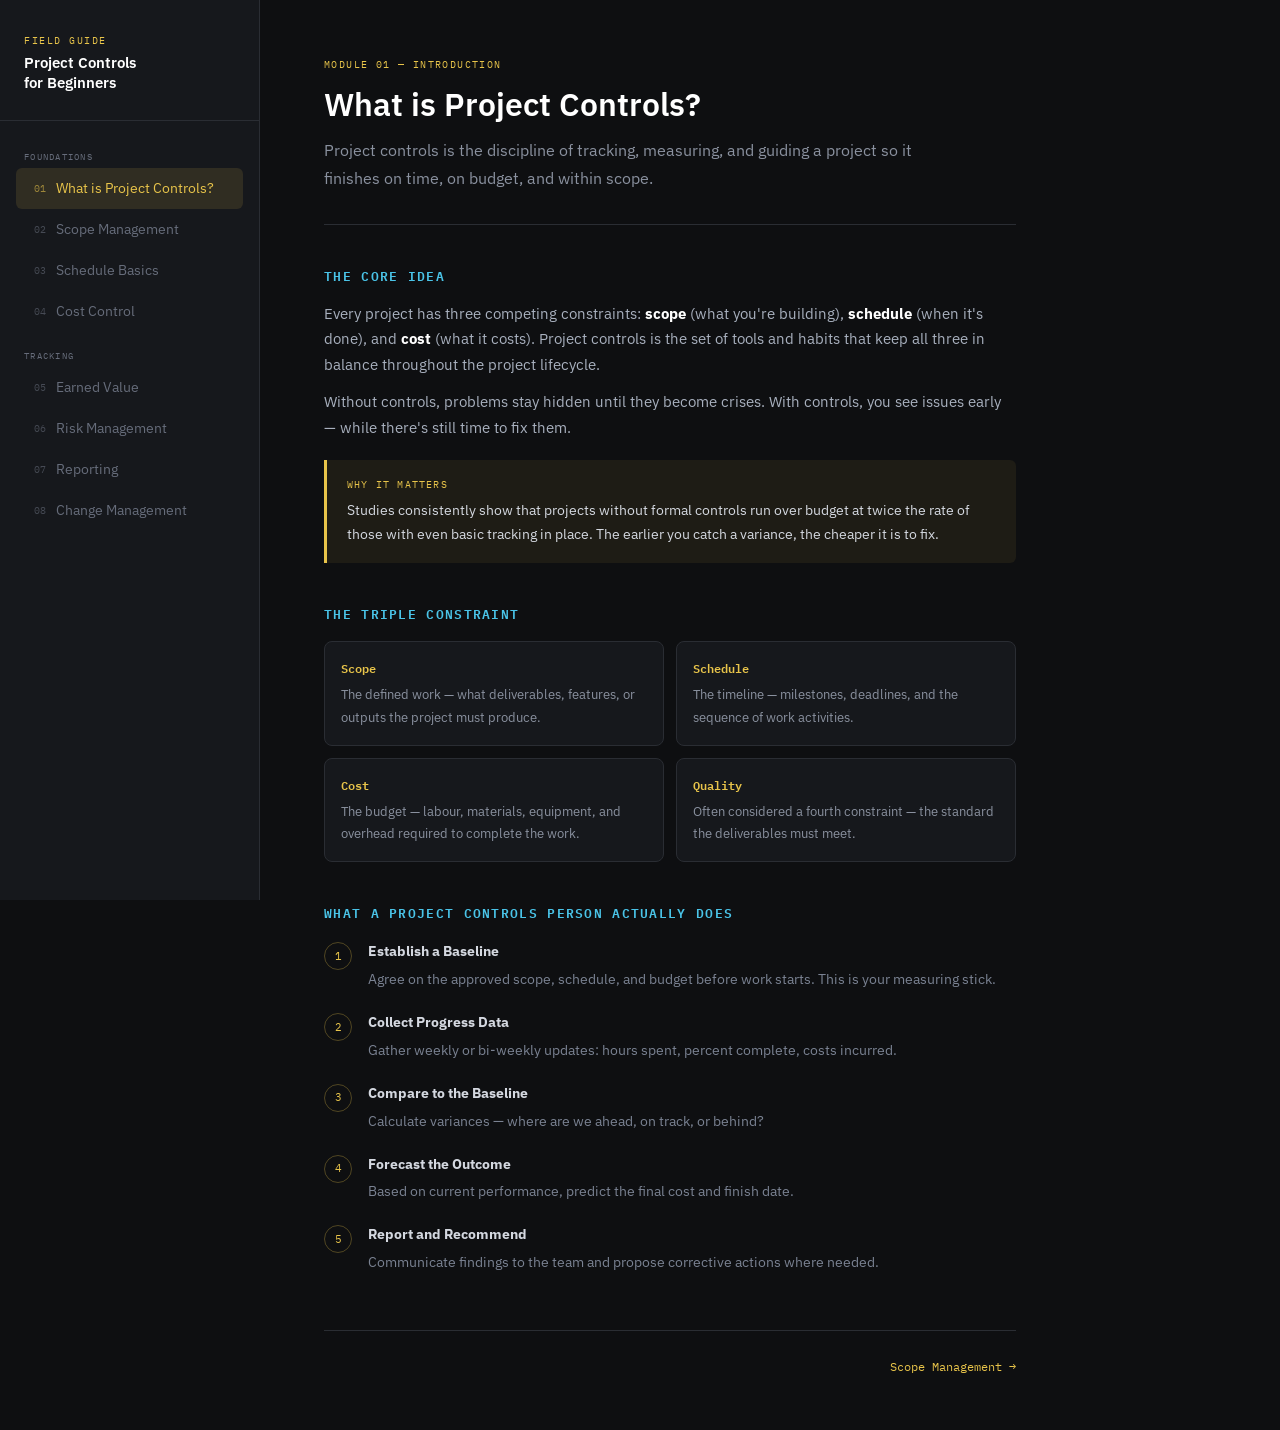
<file: project-controls-beginners.html>
<!DOCTYPE html>
<html lang="en">
<head>
<meta charset="UTF-8">
<meta name="viewport" content="width=device-width, initial-scale=1.0">
<title>Project Controls for Beginners</title>
<link href="https://fonts.googleapis.com/css2?family=IBM+Plex+Mono:wght@400;600&family=IBM+Plex+Sans:wght@300;400;600&display=swap" rel="stylesheet">
<style>
  :root {
    --bg: #0e0f11;
    --surface: #16181c;
    --border: #2a2d33;
    --accent: #e8c44a;
    --accent2: #4ac4e8;
    --text: #d4d8e0;
    --muted: #666c7a;
    --mono: 'IBM Plex Mono', monospace;
    --sans: 'IBM Plex Sans', sans-serif;
  }

  * { box-sizing: border-box; margin: 0; padding: 0; }

  body {
    background: var(--bg);
    color: var(--text);
    font-family: var(--sans);
    font-size: 15px;
    line-height: 1.7;
    min-height: 100vh;
  }

  /* ── LAYOUT ── */
  .shell {
    display: flex;
    min-height: 100vh;
  }

  /* ── SIDEBAR ── */
  .sidebar {
    width: 260px;
    flex-shrink: 0;
    background: var(--surface);
    border-right: 1px solid var(--border);
    padding: 32px 0;
    position: sticky;
    top: 0;
    height: 100vh;
    overflow-y: auto;
    display: flex;
    flex-direction: column;
  }

  .sidebar-logo {
    padding: 0 24px 28px;
    border-bottom: 1px solid var(--border);
    margin-bottom: 20px;
  }

  .sidebar-logo .eyebrow {
    font-family: var(--mono);
    font-size: 10px;
    color: var(--accent);
    letter-spacing: 0.15em;
    text-transform: uppercase;
    margin-bottom: 4px;
  }

  .sidebar-logo h1 {
    font-size: 15px;
    font-weight: 600;
    color: #fff;
    line-height: 1.3;
  }

  .nav-section {
    padding: 0 16px;
    margin-bottom: 8px;
  }

  .nav-section-label {
    font-family: var(--mono);
    font-size: 9px;
    letter-spacing: 0.14em;
    text-transform: uppercase;
    color: var(--muted);
    padding: 8px 8px 4px;
  }

  .nav-item {
    display: flex;
    align-items: center;
    gap: 10px;
    padding: 9px 10px;
    border-radius: 6px;
    cursor: pointer;
    transition: background 0.15s, color 0.15s;
    color: var(--muted);
    font-size: 13.5px;
  }

  .nav-item:hover { background: rgba(255,255,255,0.05); color: var(--text); }
  .nav-item.active { background: rgba(232,196,74,0.12); color: var(--accent); }

  .nav-item .num {
    font-family: var(--mono);
    font-size: 10px;
    width: 20px;
    text-align: right;
    flex-shrink: 0;
    opacity: 0.6;
  }

  /* ── MAIN CONTENT ── */
  .main {
    flex: 1;
    max-width: 820px;
    padding: 56px 64px;
  }

  /* ── PAGE ── */
  .page { display: none; animation: fadein 0.25s ease; }
  .page.active { display: block; }

  @keyframes fadein {
    from { opacity: 0; transform: translateY(8px); }
    to   { opacity: 1; transform: translateY(0); }
  }

  /* ── PAGE HEADER ── */
  .page-header {
    margin-bottom: 40px;
    padding-bottom: 32px;
    border-bottom: 1px solid var(--border);
  }

  .page-tag {
    font-family: var(--mono);
    font-size: 10px;
    letter-spacing: 0.14em;
    text-transform: uppercase;
    color: var(--accent);
    margin-bottom: 12px;
  }

  .page-header h2 {
    font-size: 32px;
    font-weight: 600;
    color: #fff;
    line-height: 1.2;
    margin-bottom: 14px;
  }

  .page-header .lead {
    font-size: 16px;
    color: #8a919f;
    max-width: 600px;
    line-height: 1.7;
  }

  /* ── SECTIONS ── */
  .section { margin-bottom: 40px; }

  .section h3 {
    font-size: 13px;
    font-weight: 600;
    text-transform: uppercase;
    letter-spacing: 0.1em;
    color: var(--accent2);
    font-family: var(--mono);
    margin-bottom: 14px;
  }

  .section p {
    color: #a8b0be;
    margin-bottom: 12px;
  }

  /* ── CALLOUT ── */
  .callout {
    background: rgba(232,196,74,0.07);
    border-left: 3px solid var(--accent);
    border-radius: 0 6px 6px 0;
    padding: 16px 20px;
    margin: 20px 0;
  }

  .callout .callout-title {
    font-family: var(--mono);
    font-size: 10px;
    letter-spacing: 0.12em;
    text-transform: uppercase;
    color: var(--accent);
    margin-bottom: 6px;
  }

  .callout p { color: var(--text); margin: 0; font-size: 14px; }

  /* ── KEY TERMS ── */
  .term-grid {
    display: grid;
    grid-template-columns: 1fr 1fr;
    gap: 12px;
    margin-top: 16px;
  }

  .term-card {
    background: var(--surface);
    border: 1px solid var(--border);
    border-radius: 8px;
    padding: 16px;
  }

  .term-card .term {
    font-family: var(--mono);
    font-size: 12px;
    color: var(--accent);
    margin-bottom: 6px;
    font-weight: 600;
  }

  .term-card p { font-size: 13px; color: #8a919f; margin: 0; }

  /* ── FORMULA BLOCK ── */
  .formula {
    background: #0a0b0d;
    border: 1px solid var(--border);
    border-radius: 8px;
    padding: 20px 24px;
    margin: 20px 0;
    font-family: var(--mono);
    font-size: 14px;
    color: var(--accent2);
    overflow-x: auto;
  }

  .formula .label {
    font-size: 10px;
    letter-spacing: 0.12em;
    text-transform: uppercase;
    color: var(--muted);
    margin-bottom: 8px;
    font-family: var(--sans);
  }

  .formula .eq { font-size: 16px; color: #fff; }
  .formula .eq span { color: var(--accent); }

  /* ── STEPS ── */
  .steps { list-style: none; margin-top: 16px; }

  .steps li {
    display: flex;
    gap: 16px;
    margin-bottom: 20px;
    align-items: flex-start;
  }

  .steps .step-num {
    font-family: var(--mono);
    font-size: 11px;
    color: var(--accent);
    border: 1px solid rgba(232,196,74,0.3);
    border-radius: 50%;
    width: 28px;
    height: 28px;
    flex-shrink: 0;
    display: flex;
    align-items: center;
    justify-content: center;
    margin-top: 2px;
  }

  .steps .step-body strong {
    display: block;
    color: #d4d8e0;
    margin-bottom: 4px;
    font-size: 14px;
  }

  .steps .step-body p { color: #7a8292; font-size: 13.5px; margin: 0; }

  /* ── TABLE ── */
  .data-table {
    width: 100%;
    border-collapse: collapse;
    margin-top: 16px;
    font-size: 13.5px;
  }

  .data-table th {
    font-family: var(--mono);
    font-size: 10px;
    letter-spacing: 0.1em;
    text-transform: uppercase;
    color: var(--muted);
    text-align: left;
    padding: 10px 14px;
    border-bottom: 1px solid var(--border);
  }

  .data-table td {
    padding: 12px 14px;
    border-bottom: 1px solid rgba(42,45,51,0.5);
    color: #9aa0ae;
    vertical-align: top;
  }

  .data-table td:first-child { color: var(--accent2); font-family: var(--mono); font-size: 12px; }

  /* ── PROGRESS BAR ── */
  .progress-demo {
    margin: 20px 0;
    background: var(--surface);
    border: 1px solid var(--border);
    border-radius: 8px;
    padding: 20px;
  }

  .pbar-row { margin-bottom: 14px; }
  .pbar-row:last-child { margin-bottom: 0; }

  .pbar-label {
    display: flex;
    justify-content: space-between;
    font-size: 12px;
    margin-bottom: 6px;
    color: #8a919f;
    font-family: var(--mono);
  }

  .pbar-track {
    height: 6px;
    background: var(--border);
    border-radius: 3px;
    overflow: hidden;
  }

  .pbar-fill {
    height: 100%;
    border-radius: 3px;
    transition: width 0.8s ease;
  }

  .pbar-fill.green  { background: #4ae8a0; }
  .pbar-fill.yellow { background: var(--accent); }
  .pbar-fill.red    { background: #e85c4a; }

  /* ── NAV FOOTER ── */
  .page-footer {
    margin-top: 56px;
    padding-top: 28px;
    border-top: 1px solid var(--border);
    display: flex;
    justify-content: space-between;
    align-items: center;
  }

  .nav-btn {
    display: flex;
    align-items: center;
    gap: 8px;
    font-family: var(--mono);
    font-size: 12px;
    color: var(--muted);
    cursor: pointer;
    transition: color 0.15s;
    background: none;
    border: none;
    padding: 0;
  }

  .nav-btn:hover { color: var(--accent); }
  .nav-btn.next { color: var(--accent); }
  .nav-btn.next:hover { color: #fff; }

  /* ── RESPONSIVE ── */
  @media (max-width: 780px) {
    .sidebar { display: none; }
    .main { padding: 32px 24px; }
    .term-grid { grid-template-columns: 1fr; }
  }
</style>
</head>
<body>
<div class="shell">

  <!-- SIDEBAR -->
  <nav class="sidebar">
    <div class="sidebar-logo">
      <div class="eyebrow">Field Guide</div>
      <h1>Project Controls<br>for Beginners</h1>
    </div>

    <div class="nav-section">
      <div class="nav-section-label">Foundations</div>
      <div class="nav-item active" onclick="show(0)"><span class="num">01</span> What is Project Controls?</div>
      <div class="nav-item" onclick="show(1)"><span class="num">02</span> Scope Management</div>
      <div class="nav-item" onclick="show(2)"><span class="num">03</span> Schedule Basics</div>
      <div class="nav-item" onclick="show(3)"><span class="num">04</span> Cost Control</div>
    </div>

    <div class="nav-section">
      <div class="nav-section-label">Tracking</div>
      <div class="nav-item" onclick="show(4)"><span class="num">05</span> Earned Value</div>
      <div class="nav-item" onclick="show(5)"><span class="num">06</span> Risk Management</div>
      <div class="nav-item" onclick="show(6)"><span class="num">07</span> Reporting</div>
      <div class="nav-item" onclick="show(7)"><span class="num">08</span> Change Management</div>
    </div>
  </nav>

  <!-- MAIN -->
  <main class="main">

    <!-- PAGE 0 -->
    <div class="page active" id="page-0">
      <div class="page-header">
        <div class="page-tag">Module 01 — Introduction</div>
        <h2>What is Project Controls?</h2>
        <p class="lead">Project controls is the discipline of tracking, measuring, and guiding a project so it finishes on time, on budget, and within scope.</p>
      </div>

      <div class="section">
        <h3>The Core Idea</h3>
        <p>Every project has three competing constraints: <strong style="color:#fff">scope</strong> (what you're building), <strong style="color:#fff">schedule</strong> (when it's done), and <strong style="color:#fff">cost</strong> (what it costs). Project controls is the set of tools and habits that keep all three in balance throughout the project lifecycle.</p>
        <p>Without controls, problems stay hidden until they become crises. With controls, you see issues early — while there's still time to fix them.</p>

        <div class="callout">
          <div class="callout-title">Why It Matters</div>
          <p>Studies consistently show that projects without formal controls run over budget at twice the rate of those with even basic tracking in place. The earlier you catch a variance, the cheaper it is to fix.</p>
        </div>
      </div>

      <div class="section">
        <h3>The Triple Constraint</h3>
        <div class="term-grid">
          <div class="term-card">
            <div class="term">Scope</div>
            <p>The defined work — what deliverables, features, or outputs the project must produce.</p>
          </div>
          <div class="term-card">
            <div class="term">Schedule</div>
            <p>The timeline — milestones, deadlines, and the sequence of work activities.</p>
          </div>
          <div class="term-card">
            <div class="term">Cost</div>
            <p>The budget — labour, materials, equipment, and overhead required to complete the work.</p>
          </div>
          <div class="term-card">
            <div class="term">Quality</div>
            <p>Often considered a fourth constraint — the standard the deliverables must meet.</p>
          </div>
        </div>
      </div>

      <div class="section">
        <h3>What a Project Controls Person Actually Does</h3>
        <ul class="steps">
          <li><span class="step-num">1</span><div class="step-body"><strong>Establish a Baseline</strong><p>Agree on the approved scope, schedule, and budget before work starts. This is your measuring stick.</p></div></li>
          <li><span class="step-num">2</span><div class="step-body"><strong>Collect Progress Data</strong><p>Gather weekly or bi-weekly updates: hours spent, percent complete, costs incurred.</p></div></li>
          <li><span class="step-num">3</span><div class="step-body"><strong>Compare to the Baseline</strong><p>Calculate variances — where are we ahead, on track, or behind?</p></div></li>
          <li><span class="step-num">4</span><div class="step-body"><strong>Forecast the Outcome</strong><p>Based on current performance, predict the final cost and finish date.</p></div></li>
          <li><span class="step-num">5</span><div class="step-body"><strong>Report and Recommend</strong><p>Communicate findings to the team and propose corrective actions where needed.</p></div></li>
        </ul>
      </div>

      <div class="page-footer">
        <span></span>
        <button class="nav-btn next" onclick="show(1)">Scope Management →</button>
      </div>
    </div>

    <!-- PAGE 1 -->
    <div class="page" id="page-1">
      <div class="page-header">
        <div class="page-tag">Module 02 — Scope</div>
        <h2>Scope Management</h2>
        <p class="lead">Scope is the boundary of your project. Manage it poorly and you'll do extra work for free — a phenomenon called scope creep.</p>
      </div>

      <div class="section">
        <h3>Defining Scope</h3>
        <p>Scope is defined in a <strong style="color:#fff">Statement of Work (SOW)</strong> or a <strong style="color:#fff">Scope of Work</strong>. This document describes what the project will deliver, what activities are included, and — critically — what is <em>excluded</em>.</p>
        <p>A clear scope document prevents misunderstandings between the project team and the client before work begins.</p>

        <div class="callout">
          <div class="callout-title">The Golden Rule</div>
          <p>If it's not in the scope document, it's not in the project. Any new request that falls outside the agreed scope should be handled through a formal change order — not silently absorbed.</p>
        </div>
      </div>

      <div class="section">
        <h3>Work Breakdown Structure (WBS)</h3>
        <p>A WBS breaks the total project scope into smaller, manageable chunks — down to individual work packages that can be planned, budgeted, and tracked independently.</p>
        <table class="data-table">
          <thead><tr><th>Level</th><th>Example</th><th>Description</th></tr></thead>
          <tbody>
            <tr><td>1</td><td>Project</td><td>The overall project (e.g., Highway Bridge Rehabilitation)</td></tr>
            <tr><td>2</td><td>Phase</td><td>Major phases (Design, Construction, Commissioning)</td></tr>
            <tr><td>3</td><td>Deliverable</td><td>Key deliverables within a phase (Foundation, Deck, Railing)</td></tr>
            <tr><td>4</td><td>Work Package</td><td>Discrete tasks that can be assigned and tracked (Pour Deck Concrete)</td></tr>
          </tbody>
        </table>
      </div>

      <div class="section">
        <h3>Scope Creep</h3>
        <p>Scope creep happens when small additions accumulate without formal approval or budget. Each individual request seems minor, but together they can derail a project.</p>
        <ul class="steps">
          <li><span class="step-num">1</span><div class="step-body"><strong>Recognize It</strong><p>Any request that wasn't in the original scope is potential creep.</p></div></li>
          <li><span class="step-num">2</span><div class="step-body"><strong>Log It</strong><p>Record every out-of-scope request in an issues or change log.</p></div></li>
          <li><span class="step-num">3</span><div class="step-body"><strong>Evaluate It</strong><p>Assess the time and cost impact before agreeing to anything.</p></div></li>
          <li><span class="step-num">4</span><div class="step-body"><strong>Formalize It</strong><p>Issue a change order — get client signature before proceeding.</p></div></li>
        </ul>
      </div>

      <div class="page-footer">
        <button class="nav-btn" onclick="show(0)">← What is Project Controls?</button>
        <button class="nav-btn next" onclick="show(2)">Schedule Basics →</button>
      </div>
    </div>

    <!-- PAGE 2 -->
    <div class="page" id="page-2">
      <div class="page-header">
        <div class="page-tag">Module 03 — Schedule</div>
        <h2>Schedule Basics</h2>
        <p class="lead">A schedule translates the project scope into a timeline — assigning durations, sequencing tasks, and identifying when deliverables are due.</p>
      </div>

      <div class="section">
        <h3>Key Scheduling Concepts</h3>
        <div class="term-grid">
          <div class="term-card">
            <div class="term">Milestone</div>
            <p>A zero-duration marker for a significant project event — a deadline, approval, or handoff point.</p>
          </div>
          <div class="term-card">
            <div class="term">Activity / Task</div>
            <p>A specific piece of work with a start date, finish date, and duration.</p>
          </div>
          <div class="term-card">
            <div class="term">Predecessor</div>
            <p>A task that must finish (or start) before another task can begin.</p>
          </div>
          <div class="term-card">
            <div class="term">Float / Slack</div>
            <p>How much a task can slip without delaying the overall project end date.</p>
          </div>
        </div>
      </div>

      <div class="section">
        <h3>The Critical Path</h3>
        <p>The <strong style="color:#fff">Critical Path</strong> is the longest sequence of dependent tasks through the project. Any delay on the critical path delays the entire project. Tasks on the critical path have zero float.</p>
        <div class="callout">
          <div class="callout-title">Practical Tip</div>
          <p>Focus your monitoring effort on critical path tasks. Non-critical tasks have float — they can slip a little. Critical tasks cannot slip at all without pushing your finish date.</p>
        </div>
      </div>

      <div class="section">
        <h3>Schedule Performance</h3>
        <p>At any point in the project, you compare <em>where you planned to be</em> with <em>where you actually are</em>.</p>

        <div class="progress-demo">
          <div class="pbar-row">
            <div class="pbar-label"><span>Site Preparation</span><span>100%</span></div>
            <div class="pbar-track"><div class="pbar-fill green" style="width:100%"></div></div>
          </div>
          <div class="pbar-row">
            <div class="pbar-label"><span>Structural Steel</span><span>72% <span style="color:#e8c44a">(planned: 80%)</span></span></div>
            <div class="pbar-track"><div class="pbar-fill yellow" style="width:72%"></div></div>
          </div>
          <div class="pbar-row">
            <div class="pbar-label"><span>Mechanical Systems</span><span>30% <span style="color:#e85c4a">(planned: 50%)</span></span></div>
            <div class="pbar-track"><div class="pbar-fill red" style="width:30%"></div></div>
          </div>
        </div>

        <p>A task running behind plan has a <strong style="color:#fff">negative schedule variance</strong>. If it's on the critical path, recovery actions — overtime, additional resources, scope reduction — must be evaluated immediately.</p>
      </div>

      <div class="page-footer">
        <button class="nav-btn" onclick="show(1)">← Scope Management</button>
        <button class="nav-btn next" onclick="show(3)">Cost Control →</button>
      </div>
    </div>

    <!-- PAGE 3 -->
    <div class="page" id="page-3">
      <div class="page-header">
        <div class="page-tag">Module 04 — Cost</div>
        <h2>Cost Control</h2>
        <p class="lead">Cost control is about tracking spending against the approved budget and forecasting where you'll land at project completion.</p>
      </div>

      <div class="section">
        <h3>Budget Structure</h3>
        <div class="term-grid">
          <div class="term-card">
            <div class="term">Original Budget (OB)</div>
            <p>The approved budget at project start, before any approved changes.</p>
          </div>
          <div class="term-card">
            <div class="term">Current Budget (CB)</div>
            <p>The original budget plus all approved change orders to date.</p>
          </div>
          <div class="term-card">
            <div class="term">Actual Cost (AC)</div>
            <p>Money actually spent on the project so far (invoices paid, time charged).</p>
          </div>
          <div class="term-card">
            <div class="term">Estimate to Complete (ETC)</div>
            <p>How much more money is needed to finish the remaining work.</p>
          </div>
        </div>
      </div>

      <div class="section">
        <h3>The Cost Variance Formula</h3>
        <div class="formula">
          <div class="label">Cost Variance</div>
          <div class="eq">CV = <span>Earned Value</span> − <span>Actual Cost</span></div>
        </div>
        <p>A <strong style="color:#4ae8a0">positive CV</strong> means you've done more work than the money spent (good). A <strong style="color:#e85c4a">negative CV</strong> means you've spent more than the work is worth (over budget).</p>
      </div>

      <div class="section">
        <h3>Estimate at Completion (EAC)</h3>
        <p>The EAC is your best current forecast of the final project cost. There are several ways to calculate it — the simplest is:</p>
        <div class="formula">
          <div class="label">Estimate at Completion (simple)</div>
          <div class="eq">EAC = <span>Actual Cost</span> + <span>Estimate to Complete</span></div>
        </div>
        <p>Compare EAC to your Current Budget. If EAC &gt; CB, you have a cost overrun. Report it early, explain why, and present a recovery plan.</p>

        <div class="callout">
          <div class="callout-title">Common Mistake</div>
          <p>Never use "percent spent" as a proxy for "percent complete." Spending 60% of your budget doesn't mean you've done 60% of the work. Use physical progress to measure completion, and cost data to measure spending — separately.</p>
        </div>
      </div>

      <div class="page-footer">
        <button class="nav-btn" onclick="show(2)">← Schedule Basics</button>
        <button class="nav-btn next" onclick="show(4)">Earned Value →</button>
      </div>
    </div>

    <!-- PAGE 4 -->
    <div class="page" id="page-4">
      <div class="page-header">
        <div class="page-tag">Module 05 — Earned Value</div>
        <h2>Earned Value Management</h2>
        <p class="lead">EVM is a technique that integrates scope, schedule, and cost into a single measurement system — giving you one clear picture of project health.</p>
      </div>

      <div class="section">
        <h3>The Three Core Values</h3>
        <div class="term-grid">
          <div class="term-card">
            <div class="term">Planned Value (PV)</div>
            <p>Budget authorized for work <em>scheduled</em> to be done by today. Also called BCWS.</p>
          </div>
          <div class="term-card">
            <div class="term">Earned Value (EV)</div>
            <p>Budget authorized for work <em>actually completed</em> by today. Also called BCWP.</p>
          </div>
          <div class="term-card">
            <div class="term">Actual Cost (AC)</div>
            <p>Real cost incurred for work performed by today. Also called ACWP.</p>
          </div>
          <div class="term-card">
            <div class="term">Budget at Completion (BAC)</div>
            <p>Total approved budget for the entire project.</p>
          </div>
        </div>
      </div>

      <div class="section">
        <h3>Key Formulas</h3>
        <div class="formula">
          <div class="label">Schedule Variance</div>
          <div class="eq">SV = <span>EV</span> − <span>PV</span> &nbsp; (negative = behind schedule)</div>
        </div>
        <div class="formula">
          <div class="label">Cost Variance</div>
          <div class="eq">CV = <span>EV</span> − <span>AC</span> &nbsp; (negative = over budget)</div>
        </div>
        <div class="formula">
          <div class="label">Schedule Performance Index</div>
          <div class="eq">SPI = <span>EV</span> / <span>PV</span> &nbsp; (&lt;1.0 = behind)</div>
        </div>
        <div class="formula">
          <div class="label">Cost Performance Index</div>
          <div class="eq">CPI = <span>EV</span> / <span>AC</span> &nbsp; (&lt;1.0 = over budget)</div>
        </div>
      </div>

      <div class="section">
        <h3>Reading the Indices</h3>
        <table class="data-table">
          <thead><tr><th>Index Value</th><th>Meaning</th></tr></thead>
          <tbody>
            <tr><td>CPI = 1.0</td><td>On budget — earning exactly what we're spending</td></tr>
            <tr><td>CPI = 0.85</td><td>For every $1.00 spent, only $0.85 of work is done — 15% over budget rate</td></tr>
            <tr><td>CPI = 1.10</td><td>For every $1.00 spent, $1.10 of work is done — ahead of budget</td></tr>
            <tr><td>SPI = 0.90</td><td>Progressing at 90% of planned rate — behind schedule</td></tr>
          </tbody>
        </table>
      </div>

      <div class="page-footer">
        <button class="nav-btn" onclick="show(3)">← Cost Control</button>
        <button class="nav-btn next" onclick="show(5)">Risk Management →</button>
      </div>
    </div>

    <!-- PAGE 5 -->
    <div class="page" id="page-5">
      <div class="page-header">
        <div class="page-tag">Module 06 — Risk</div>
        <h2>Risk Management</h2>
        <p class="lead">A risk is an uncertain event that, if it occurs, will affect your project. Managing risk means identifying these events early and planning your response before they happen.</p>
      </div>

      <div class="section">
        <h3>The Risk Register</h3>
        <p>Every identified risk should be documented in a <strong style="color:#fff">risk register</strong> — a living log that tracks each risk through the project lifecycle.</p>
        <table class="data-table">
          <thead><tr><th>Field</th><th>Description</th></tr></thead>
          <tbody>
            <tr><td>Risk ID</td><td>Unique identifier for tracking</td></tr>
            <tr><td>Description</td><td>Clear statement of the risk event</td></tr>
            <tr><td>Probability</td><td>Likelihood it occurs (Low / Medium / High)</td></tr>
            <tr><td>Impact</td><td>Effect on scope, schedule, or cost if it occurs</td></tr>
            <tr><td>Risk Score</td><td>Probability × Impact — used to prioritize</td></tr>
            <tr><td>Response</td><td>Avoid, Mitigate, Transfer, or Accept</td></tr>
            <tr><td>Owner</td><td>Person responsible for monitoring and response</td></tr>
          </tbody>
        </table>
      </div>

      <div class="section">
        <h3>Response Strategies</h3>
        <div class="term-grid">
          <div class="term-card">
            <div class="term">Avoid</div>
            <p>Change the plan to eliminate the risk entirely (e.g., change a construction method).</p>
          </div>
          <div class="term-card">
            <div class="term">Mitigate</div>
            <p>Take action to reduce the probability or impact (e.g., add schedule buffer).</p>
          </div>
          <div class="term-card">
            <div class="term">Transfer</div>
            <p>Shift the risk to another party (e.g., insurance, subcontract the risky work).</p>
          </div>
          <div class="term-card">
            <div class="term">Accept</div>
            <p>Acknowledge the risk and plan a contingency if it occurs.</p>
          </div>
        </div>
      </div>

      <div class="section">
        <h3>Contingency vs. Management Reserve</h3>
        <div class="callout">
          <div class="callout-title">Key Distinction</div>
          <p><strong>Contingency</strong> is budget held for known risks — events you've identified in your risk register. <strong>Management Reserve</strong> is budget held for unknown unknowns — risks you can't yet foresee. Both are legitimate; they're controlled differently and shouldn't be mixed.</p>
        </div>
      </div>

      <div class="page-footer">
        <button class="nav-btn" onclick="show(4)">← Earned Value</button>
        <button class="nav-btn next" onclick="show(6)">Reporting →</button>
      </div>
    </div>

    <!-- PAGE 6 -->
    <div class="page" id="page-6">
      <div class="page-header">
        <div class="page-tag">Module 07 — Reporting</div>
        <h2>Project Reporting</h2>
        <p class="lead">Reporting is how project controls delivers value to decision-makers. A good report tells a clear story: where we are, how we got here, and what happens next.</p>
      </div>

      <div class="section">
        <h3>The Project Status Report</h3>
        <p>A standard status report covers five areas. Keep each section concise — executives want the headline, not the full story. Attach detail in appendices for those who need it.</p>
        <ul class="steps">
          <li><span class="step-num">1</span><div class="step-body"><strong>Overall Status (RAG)</strong><p>Red / Amber / Green rating for scope, schedule, and cost. One sentence of context for each.</p></div></li>
          <li><span class="step-num">2</span><div class="step-body"><strong>Accomplishments</strong><p>What was completed since the last report? Tie back to milestones where possible.</p></div></li>
          <li><span class="step-num">3</span><div class="step-body"><strong>Upcoming Work</strong><p>Key activities and milestones for the next period. Flag anything at risk.</p></div></li>
          <li><span class="step-num">4</span><div class="step-body"><strong>Issues & Risks</strong><p>Open issues requiring a decision, and top risks with current status.</p></div></li>
          <li><span class="step-num">5</span><div class="step-body"><strong>Forecast</strong><p>Updated EAC and projected completion date. Variance from baseline with explanation.</p></div></li>
        </ul>
      </div>

      <div class="section">
        <h3>RAG Status Explained</h3>
        <table class="data-table">
          <thead><tr><th>Colour</th><th>Meaning</th><th>Action Required</th></tr></thead>
          <tbody>
            <tr><td style="color:#4ae8a0">Green</td><td>On track — no significant variances</td><td>Continue monitoring</td></tr>
            <tr><td style="color:#e8c44a">Amber</td><td>At risk — variance exists but recoverable</td><td>Mitigation plan in progress</td></tr>
            <tr><td style="color:#e85c4a">Red</td><td>Off track — significant variance, recovery uncertain</td><td>Escalate; corrective action needed</td></tr>
          </tbody>
        </table>

        <div class="callout">
          <div class="callout-title">Reporting Discipline</div>
          <p>Never hide a red status hoping it resolves itself. Reporting red early gives the team time to act. Reporting red late — or not at all — destroys trust and makes recovery nearly impossible.</p>
        </div>
      </div>

      <div class="page-footer">
        <button class="nav-btn" onclick="show(5)">← Risk Management</button>
        <button class="nav-btn next" onclick="show(7)">Change Management →</button>
      </div>
    </div>

    <!-- PAGE 7 -->
    <div class="page" id="page-7">
      <div class="page-header">
        <div class="page-tag">Module 08 — Changes</div>
        <h2>Change Management</h2>
        <p class="lead">Changes are inevitable. The goal isn't to prevent them — it's to control them so every change is properly evaluated, approved, and reflected in the baseline.</p>
      </div>

      <div class="section">
        <h3>The Change Control Process</h3>
        <ul class="steps">
          <li><span class="step-num">1</span><div class="step-body"><strong>Identify</strong><p>Recognize that a change has been requested or is needed. Log it immediately in the change register.</p></div></li>
          <li><span class="step-num">2</span><div class="step-body"><strong>Evaluate</strong><p>Assess the impact on scope, schedule, cost, and risk. Be thorough — changes rarely affect just one dimension.</p></div></li>
          <li><span class="step-num">3</span><div class="step-body"><strong>Submit</strong><p>Prepare a formal Change Order (CO) or Change Request (CR) document with the impact assessment.</p></div></li>
          <li><span class="step-num">4</span><div class="step-body"><strong>Approve / Reject</strong><p>The appropriate authority (client, sponsor, change board) reviews and decides. Never proceed without approval.</p></div></li>
          <li><span class="step-num">5</span><div class="step-body"><strong>Implement</strong><p>Update the schedule, budget, and scope documents to reflect the approved change. The baseline moves.</p></div></li>
        </ul>
      </div>

      <div class="section">
        <h3>What Goes in a Change Order?</h3>
        <table class="data-table">
          <thead><tr><th>Element</th><th>Description</th></tr></thead>
          <tbody>
            <tr><td>CO Number</td><td>Unique sequential identifier for tracking</td></tr>
            <tr><td>Description</td><td>Clear statement of what is changing and why</td></tr>
            <tr><td>Scope Impact</td><td>What additional (or removed) work is involved</td></tr>
            <tr><td>Schedule Impact</td><td>Days added or removed from the project schedule</td></tr>
            <tr><td>Cost Impact</td><td>Dollar value of the change (labour, materials, OH&P)</td></tr>
            <tr><td>Signatures</td><td>Client and contractor sign-off before work proceeds</td></tr>
          </tbody>
        </table>

        <div class="callout">
          <div class="callout-title">The Bottom Line</div>
          <p>A well-managed change register is proof that your team responded professionally to a changing project environment. It protects both the contractor and the client — and it's your first line of defence in any dispute.</p>
        </div>
      </div>

      <div class="section">
        <h3>Lessons Learned</h3>
        <p>At project close, document what drove changes — design gaps, client-directed additions, unforeseen conditions. This feeds future project estimating and planning. Good project controls closes the loop.</p>
      </div>

      <div class="page-footer">
        <button class="nav-btn" onclick="show(6)">← Reporting</button>
        <button class="nav-btn next" onclick="show(0)">↺ Back to Start</button>
      </div>
    </div>

  </main>
</div>

<script>
  const pages = document.querySelectorAll('.page');
  const navItems = document.querySelectorAll('.nav-item');

  function show(index) {
    pages.forEach((p, i) => p.classList.toggle('active', i === index));
    navItems.forEach((n, i) => n.classList.toggle('active', i === index));
    window.scrollTo({ top: 0, behavior: 'smooth' });
  }
</script>
</body>
</html>
</file>
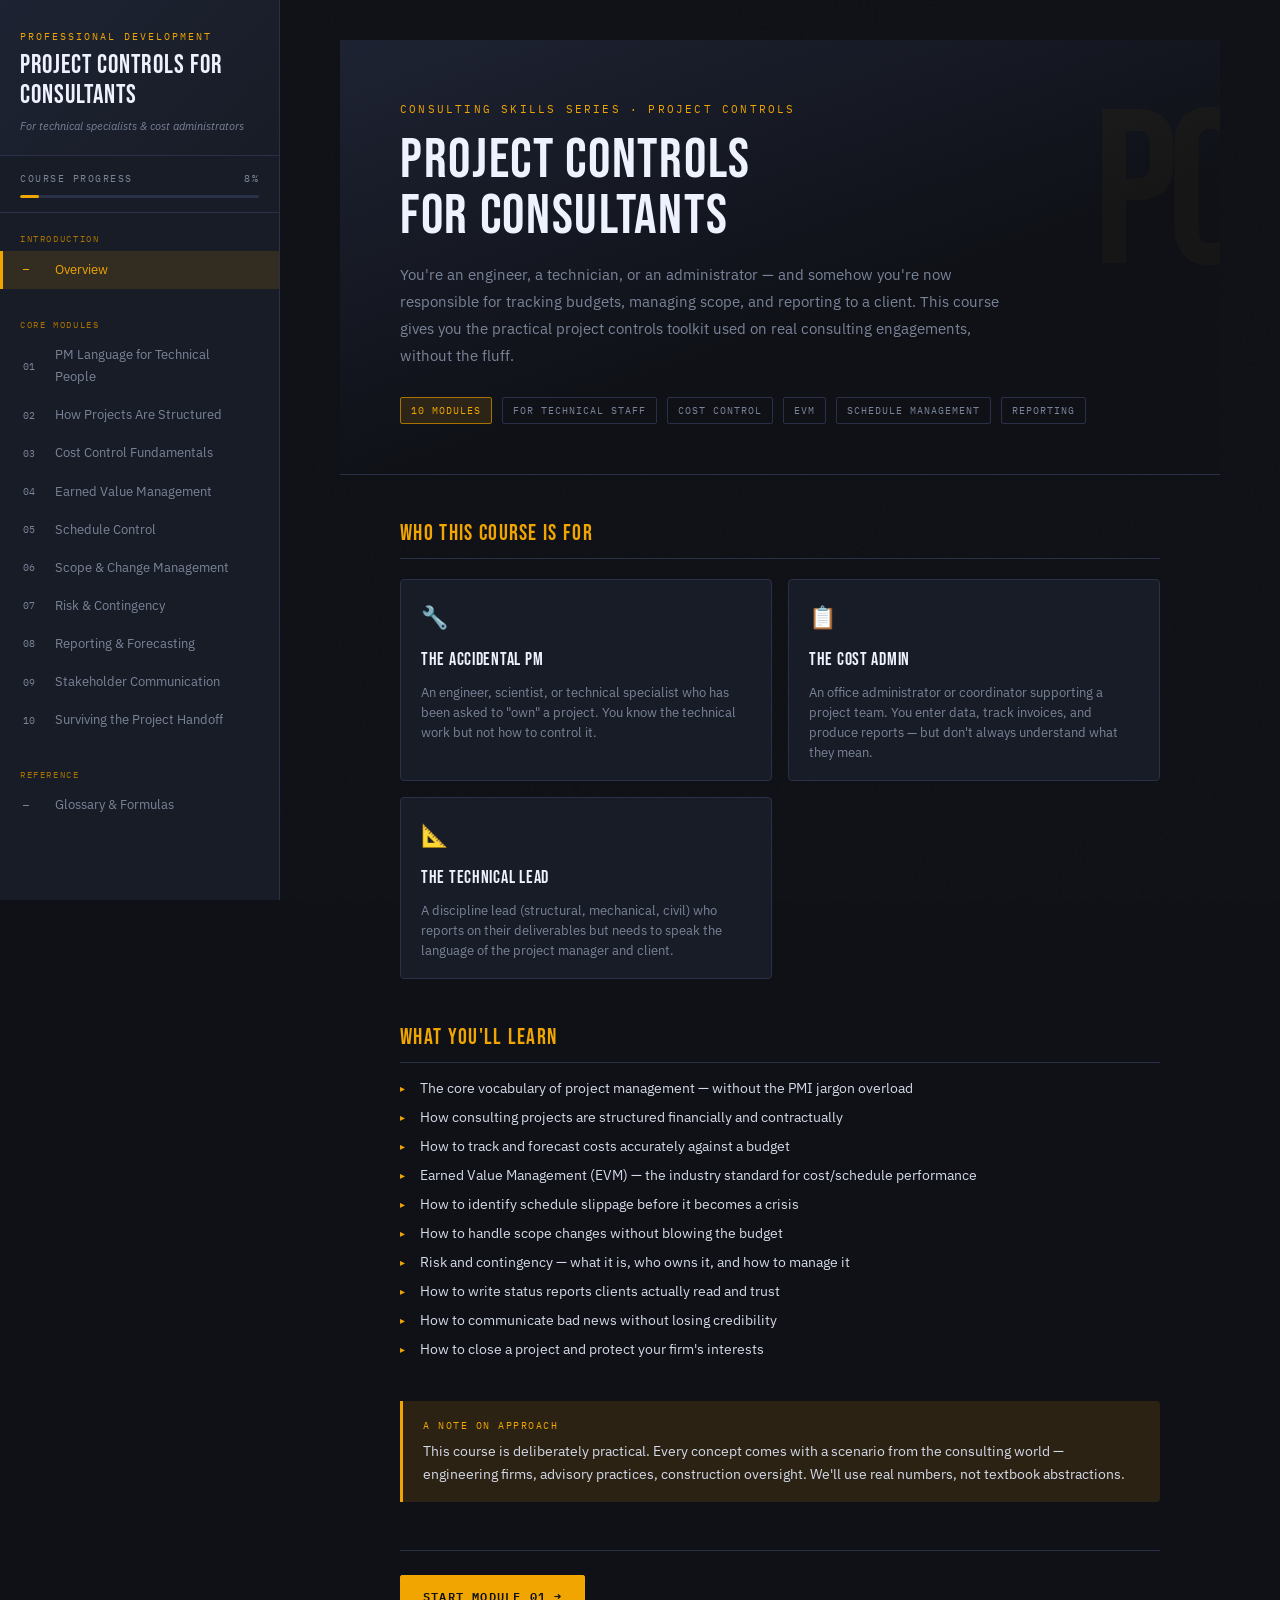
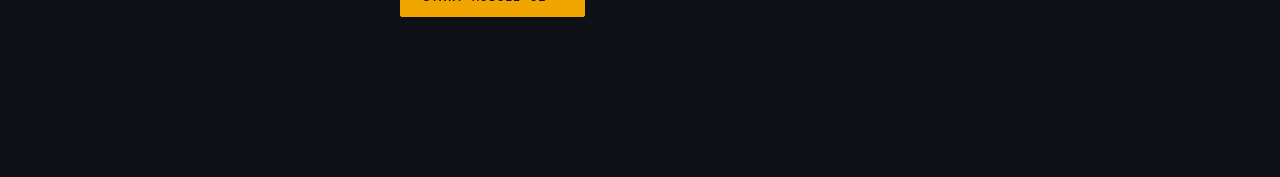
<file: project-controls-course.html>
<!DOCTYPE html>
<html lang="en">
<head>
<meta charset="UTF-8">
<meta name="viewport" content="width=device-width, initial-scale=1.0">
<title>Project Controls for Consultants</title>
<link href="https://fonts.googleapis.com/css2?family=Bebas+Neue&family=IBM+Plex+Mono:wght@400;600&family=IBM+Plex+Sans:ital,wght@0,300;0,400;0,600;1,300&display=swap" rel="stylesheet">
<style>
  :root {
    --bg: #0f1117;
    --surface: #181c26;
    --surface2: #1e2333;
    --border: #2a3048;
    --amber: #f0a500;
    --amber-dim: #a87200;
    --amber-glow: rgba(240,165,0,0.12);
    --red: #e05a4e;
    --green: #4caf82;
    --blue: #5b9bd5;
    --text: #d4dae8;
    --text-dim: #7a8499;
    --text-bright: #eef2ff;
    --mono: 'IBM Plex Mono', monospace;
    --sans: 'IBM Plex Sans', sans-serif;
    --display: 'Bebas Neue', sans-serif;
  }

  * { box-sizing: border-box; margin: 0; padding: 0; }

  html { scroll-behavior: smooth; }

  body {
    background: var(--bg);
    color: var(--text);
    font-family: var(--sans);
    font-size: 15px;
    line-height: 1.7;
    min-height: 100vh;
  }

  /* ── NOISE TEXTURE ── */
  body::before {
    content: '';
    position: fixed;
    inset: 0;
    background-image: url("data:image/svg+xml,%3Csvg viewBox='0 0 256 256' xmlns='http://www.w3.org/2000/svg'%3E%3Cfilter id='n'%3E%3CfeTurbulence type='fractalNoise' baseFrequency='0.9' numOctaves='4' stitchTiles='stitch'/%3E%3C/filter%3E%3Crect width='100%25' height='100%25' filter='url(%23n)' opacity='0.04'/%3E%3C/svg%3E");
    pointer-events: none;
    z-index: 0;
    opacity: 0.4;
  }

  /* ── LAYOUT ── */
  #app { position: relative; z-index: 1; display: flex; min-height: 100vh; }

  /* ── SIDEBAR ── */
  #sidebar {
    width: 280px;
    min-width: 280px;
    background: var(--surface);
    border-right: 1px solid var(--border);
    display: flex;
    flex-direction: column;
    position: sticky;
    top: 0;
    height: 100vh;
    overflow-y: auto;
  }

  .sidebar-header {
    padding: 28px 20px 20px;
    border-bottom: 1px solid var(--border);
    background: linear-gradient(135deg, var(--surface2) 0%, var(--surface) 100%);
  }

  .course-label {
    font-family: var(--mono);
    font-size: 10px;
    letter-spacing: 0.2em;
    color: var(--amber);
    text-transform: uppercase;
    margin-bottom: 6px;
  }

  .course-title {
    font-family: var(--display);
    font-size: 26px;
    letter-spacing: 0.04em;
    color: var(--text-bright);
    line-height: 1.15;
  }

  .course-subtitle {
    font-size: 11px;
    color: var(--text-dim);
    margin-top: 6px;
    font-style: italic;
  }

  .sidebar-progress {
    padding: 14px 20px;
    border-bottom: 1px solid var(--border);
  }

  .progress-label {
    font-family: var(--mono);
    font-size: 10px;
    color: var(--text-dim);
    text-transform: uppercase;
    letter-spacing: 0.15em;
    margin-bottom: 8px;
    display: flex;
    justify-content: space-between;
  }

  .progress-bar {
    height: 3px;
    background: var(--border);
    border-radius: 2px;
    overflow: hidden;
  }

  .progress-fill {
    height: 100%;
    background: var(--amber);
    border-radius: 2px;
    transition: width 0.4s ease;
    width: 0%;
  }

  .nav-section {
    padding: 10px 0;
  }

  .nav-section-label {
    font-family: var(--mono);
    font-size: 9px;
    letter-spacing: 0.18em;
    color: var(--amber-dim);
    text-transform: uppercase;
    padding: 8px 20px 4px;
  }

  .nav-item {
    display: flex;
    align-items: center;
    gap: 10px;
    padding: 8px 20px;
    cursor: pointer;
    transition: all 0.15s;
    border-left: 3px solid transparent;
    font-size: 13px;
    color: var(--text-dim);
  }

  .nav-item:hover { background: var(--amber-glow); color: var(--text); }
  .nav-item.active { border-left-color: var(--amber); background: var(--amber-glow); color: var(--amber); }
  .nav-item.completed { color: var(--green); }
  .nav-item.completed .nav-check { opacity: 1; }

  .nav-num {
    font-family: var(--mono);
    font-size: 10px;
    min-width: 22px;
    color: var(--text-dim);
  }
  .nav-item.active .nav-num { color: var(--amber); }

  .nav-check {
    margin-left: auto;
    opacity: 0;
    color: var(--green);
    font-size: 12px;
    transition: opacity 0.2s;
  }

  /* ── MAIN ── */
  #main {
    flex: 1;
    overflow-y: auto;
    padding: 0;
  }

  /* ── HERO ── */
  #hero {
    padding: 60px 60px 50px;
    border-bottom: 1px solid var(--border);
    background: linear-gradient(160deg, var(--surface2) 0%, var(--bg) 60%);
    position: relative;
    overflow: hidden;
  }

  #hero::after {
    content: 'PC';
    position: absolute;
    right: -20px;
    top: -30px;
    font-family: var(--display);
    font-size: 220px;
    color: rgba(240,165,0,0.04);
    pointer-events: none;
    letter-spacing: -0.05em;
  }

  .hero-eyebrow {
    font-family: var(--mono);
    font-size: 11px;
    letter-spacing: 0.2em;
    color: var(--amber);
    text-transform: uppercase;
    margin-bottom: 14px;
  }

  .hero-title {
    font-family: var(--display);
    font-size: 56px;
    letter-spacing: 0.03em;
    color: var(--text-bright);
    line-height: 1;
    margin-bottom: 16px;
  }

  .hero-desc {
    max-width: 620px;
    color: var(--text-dim);
    font-size: 15px;
    line-height: 1.8;
    margin-bottom: 28px;
  }

  .hero-tags {
    display: flex;
    gap: 10px;
    flex-wrap: wrap;
  }

  .tag {
    font-family: var(--mono);
    font-size: 10px;
    padding: 4px 10px;
    border: 1px solid var(--border);
    border-radius: 2px;
    color: var(--text-dim);
    letter-spacing: 0.1em;
    text-transform: uppercase;
  }

  .tag.amber { border-color: var(--amber-dim); color: var(--amber); background: var(--amber-glow); }

  /* ── MODULE PAGES ── */
  .module-page { display: none; padding: 40px 60px 80px; }
  .module-page.active { display: block; animation: fadeIn 0.3s ease; }

  @keyframes fadeIn { from { opacity: 0; transform: translateY(8px); } to { opacity: 1; transform: translateY(0); } }

  .mod-header {
    padding-bottom: 28px;
    border-bottom: 1px solid var(--border);
    margin-bottom: 36px;
    display: flex;
    align-items: flex-start;
    gap: 24px;
  }

  .mod-number {
    font-family: var(--display);
    font-size: 72px;
    color: var(--amber);
    opacity: 0.2;
    line-height: 1;
    min-width: 80px;
  }

  .mod-header-text {}

  .mod-eyebrow {
    font-family: var(--mono);
    font-size: 10px;
    letter-spacing: 0.2em;
    color: var(--amber);
    text-transform: uppercase;
    margin-bottom: 6px;
  }

  .mod-title {
    font-family: var(--display);
    font-size: 38px;
    letter-spacing: 0.03em;
    color: var(--text-bright);
    line-height: 1.1;
    margin-bottom: 10px;
  }

  .mod-intro {
    color: var(--text-dim);
    font-size: 14px;
    font-style: italic;
    max-width: 640px;
  }

  /* ── CONTENT BLOCKS ── */
  .section { margin-bottom: 40px; }

  .section-title {
    font-family: var(--display);
    font-size: 22px;
    letter-spacing: 0.06em;
    color: var(--amber);
    margin-bottom: 14px;
    padding-bottom: 6px;
    border-bottom: 1px solid var(--border);
  }

  p { color: var(--text); margin-bottom: 14px; font-size: 14px; }

  /* ── CALLOUT BOXES ── */
  .callout {
    border-left: 3px solid var(--amber);
    background: var(--amber-glow);
    padding: 16px 20px;
    margin: 20px 0;
    border-radius: 0 4px 4px 0;
  }
  .callout.red { border-color: var(--red); background: rgba(224,90,78,0.08); }
  .callout.green { border-color: var(--green); background: rgba(76,175,130,0.08); }
  .callout.blue { border-color: var(--blue); background: rgba(91,155,213,0.08); }

  .callout-label {
    font-family: var(--mono);
    font-size: 10px;
    letter-spacing: 0.15em;
    text-transform: uppercase;
    color: var(--amber);
    margin-bottom: 6px;
  }
  .callout.red .callout-label { color: var(--red); }
  .callout.green .callout-label { color: var(--green); }
  .callout.blue .callout-label { color: var(--blue); }

  .callout p { margin: 0; font-size: 13.5px; }

  /* ── DEFINITION LIST ── */
  .def-list { display: flex; flex-direction: column; gap: 12px; margin: 20px 0; }

  .def-item {
    display: grid;
    grid-template-columns: 200px 1fr;
    gap: 16px;
    padding: 12px 16px;
    background: var(--surface);
    border: 1px solid var(--border);
    border-radius: 4px;
  }

  .def-term {
    font-family: var(--mono);
    font-size: 12px;
    color: var(--amber);
    font-weight: 600;
    padding-top: 1px;
  }

  .def-desc { font-size: 13px; color: var(--text); }

  /* ── TABLE ── */
  .data-table {
    width: 100%;
    border-collapse: collapse;
    margin: 20px 0;
    font-size: 13px;
  }

  .data-table th {
    font-family: var(--mono);
    font-size: 10px;
    letter-spacing: 0.12em;
    text-transform: uppercase;
    color: var(--amber);
    text-align: left;
    padding: 10px 14px;
    border-bottom: 1px solid var(--amber-dim);
    background: var(--surface2);
  }

  .data-table td {
    padding: 10px 14px;
    border-bottom: 1px solid var(--border);
    color: var(--text);
    vertical-align: top;
  }

  .data-table tr:hover td { background: var(--surface); }

  /* ── FORMULA BLOCK ── */
  .formula {
    background: var(--surface2);
    border: 1px solid var(--border);
    border-top: 2px solid var(--amber);
    padding: 18px 20px;
    margin: 16px 0;
    font-family: var(--mono);
    font-size: 14px;
    color: var(--text-bright);
    border-radius: 0 0 4px 4px;
  }

  .formula-label {
    font-size: 10px;
    letter-spacing: 0.15em;
    text-transform: uppercase;
    color: var(--amber);
    margin-bottom: 8px;
  }

  .formula .eq { font-size: 16px; letter-spacing: 0.05em; }
  .formula .sub { color: var(--text-dim); font-size: 12px; margin-top: 6px; }

  /* ── STEP LIST ── */
  .step-list { display: flex; flex-direction: column; gap: 0; margin: 20px 0; }

  .step {
    display: flex;
    gap: 0;
    position: relative;
  }

  .step:not(:last-child)::before {
    content: '';
    position: absolute;
    left: 18px;
    top: 40px;
    bottom: 0;
    width: 1px;
    background: var(--border);
  }

  .step-num {
    width: 36px;
    min-width: 36px;
    height: 36px;
    border: 1px solid var(--amber-dim);
    border-radius: 50%;
    display: flex;
    align-items: center;
    justify-content: center;
    font-family: var(--mono);
    font-size: 12px;
    color: var(--amber);
    margin-right: 16px;
    margin-top: 2px;
    background: var(--surface);
    flex-shrink: 0;
    z-index: 1;
  }

  .step-content { padding-bottom: 24px; flex: 1; }

  .step-title {
    font-weight: 600;
    color: var(--text-bright);
    font-size: 14px;
    margin-bottom: 4px;
  }

  .step-body { font-size: 13px; color: var(--text-dim); }

  /* ── GRID CARDS ── */
  .card-grid {
    display: grid;
    grid-template-columns: repeat(auto-fill, minmax(260px, 1fr));
    gap: 16px;
    margin: 20px 0;
  }

  .card {
    background: var(--surface);
    border: 1px solid var(--border);
    padding: 18px 20px;
    border-radius: 4px;
    transition: border-color 0.2s, transform 0.2s;
  }

  .card:hover { border-color: var(--amber-dim); transform: translateY(-2px); }

  .card-icon { font-size: 22px; margin-bottom: 10px; }
  .card-title { font-family: var(--display); font-size: 18px; letter-spacing: 0.04em; color: var(--text-bright); margin-bottom: 6px; }
  .card-body { font-size: 12.5px; color: var(--text-dim); line-height: 1.6; }

  /* ── QUIZ ── */
  .quiz-block {
    background: var(--surface2);
    border: 1px solid var(--border);
    border-radius: 6px;
    padding: 24px 28px;
    margin: 28px 0;
  }

  .quiz-label {
    font-family: var(--mono);
    font-size: 10px;
    letter-spacing: 0.2em;
    color: var(--amber);
    text-transform: uppercase;
    margin-bottom: 14px;
  }

  .quiz-question { font-size: 15px; color: var(--text-bright); font-weight: 600; margin-bottom: 16px; }

  .quiz-options { display: flex; flex-direction: column; gap: 8px; margin-bottom: 16px; }

  .quiz-opt {
    padding: 10px 16px;
    border: 1px solid var(--border);
    border-radius: 4px;
    cursor: pointer;
    font-size: 13px;
    color: var(--text);
    transition: all 0.15s;
    background: var(--surface);
  }

  .quiz-opt:hover { border-color: var(--amber-dim); background: var(--amber-glow); color: var(--text-bright); }
  .quiz-opt.correct { border-color: var(--green); background: rgba(76,175,130,0.1); color: var(--green); }
  .quiz-opt.wrong { border-color: var(--red); background: rgba(224,90,78,0.08); color: var(--red); }
  .quiz-opt.disabled { cursor: default; }

  .quiz-feedback {
    display: none;
    padding: 12px 16px;
    border-radius: 4px;
    font-size: 13px;
    margin-top: 10px;
  }
  .quiz-feedback.show { display: block; }
  .quiz-feedback.ok { background: rgba(76,175,130,0.1); color: var(--green); border: 1px solid var(--green); }
  .quiz-feedback.no { background: rgba(224,90,78,0.08); color: var(--red); border: 1px solid var(--red); }

  /* ── SCENARIO BOX ── */
  .scenario {
    background: var(--surface);
    border: 1px solid var(--border);
    border-radius: 6px;
    overflow: hidden;
    margin: 20px 0;
  }

  .scenario-header {
    background: var(--surface2);
    padding: 12px 20px;
    font-family: var(--mono);
    font-size: 11px;
    letter-spacing: 0.12em;
    text-transform: uppercase;
    color: var(--amber);
    border-bottom: 1px solid var(--border);
    display: flex;
    align-items: center;
    gap: 8px;
  }

  .scenario-body { padding: 18px 20px; font-size: 13.5px; color: var(--text); }

  /* ── NAV FOOTER ── */
  .mod-nav {
    display: flex;
    gap: 12px;
    margin-top: 48px;
    padding-top: 24px;
    border-top: 1px solid var(--border);
  }

  .btn {
    padding: 10px 22px;
    font-family: var(--mono);
    font-size: 12px;
    letter-spacing: 0.1em;
    text-transform: uppercase;
    border: 1px solid var(--border);
    background: transparent;
    color: var(--text-dim);
    cursor: pointer;
    border-radius: 2px;
    transition: all 0.15s;
  }

  .btn:hover { border-color: var(--amber); color: var(--amber); background: var(--amber-glow); }
  .btn.primary { background: var(--amber); color: var(--bg); border-color: var(--amber); font-weight: 600; }
  .btn.primary:hover { background: #ffb820; border-color: #ffb820; }
  .btn:disabled { opacity: 0.3; cursor: default; pointer-events: none; }

  /* ── MISC ── */
  ul.bullet-list { list-style: none; padding: 0; margin: 12px 0; display: flex; flex-direction: column; gap: 6px; }
  ul.bullet-list li { padding-left: 20px; position: relative; font-size: 13.5px; color: var(--text); }
  ul.bullet-list li::before { content: '▸'; position: absolute; left: 0; color: var(--amber); font-size: 10px; top: 3px; }

  .highlight { color: var(--amber); font-weight: 600; }
  .hl-red { color: var(--red); }
  .hl-green { color: var(--green); }

  .divider { border: none; border-top: 1px solid var(--border); margin: 28px 0; }

  /* ── SCROLLBAR ── */
  ::-webkit-scrollbar { width: 6px; }
  ::-webkit-scrollbar-track { background: var(--bg); }
  ::-webkit-scrollbar-thumb { background: var(--border); border-radius: 3px; }
  ::-webkit-scrollbar-thumb:hover { background: var(--amber-dim); }

  @media (max-width: 900px) {
    #sidebar { width: 220px; min-width: 220px; }
    #hero, .module-page { padding: 32px 28px 60px; }
    .hero-title { font-size: 38px; }
    .mod-title { font-size: 28px; }
  }

  /* ── RIDGELINE STORY BLOCKS ── */
  .story-block {
    border: 1px solid #3a4060;
    border-left: 4px solid #7b68ee;
    border-radius: 4px;
    margin: 24px 0;
    background: linear-gradient(135deg, #16192a 0%, #1a1e30 100%);
    overflow: hidden;
  }

  .story-toggle {
    display: flex;
    align-items: center;
    gap: 12px;
    padding: 13px 18px;
    cursor: pointer;
    user-select: none;
    border-bottom: 1px solid #2a3048;
    transition: background 0.15s;
  }

  .story-toggle:hover { background: rgba(123,104,238,0.08); }

  .story-badge {
    font-family: var(--mono);
    font-size: 9px;
    letter-spacing: 0.18em;
    text-transform: uppercase;
    color: #fff;
    background: #7b68ee;
    padding: 3px 8px;
    border-radius: 2px;
    white-space: nowrap;
  }

  .story-toggle-title {
    font-family: var(--mono);
    font-size: 11px;
    color: #a89eee;
    flex: 1;
    letter-spacing: 0.05em;
  }

  .story-chevron {
    font-size: 11px;
    color: #7b68ee;
    transition: transform 0.25s;
  }

  .story-block.collapsed .story-chevron { transform: rotate(-90deg); }
  .story-block.collapsed .story-body { display: none; }

  .story-body {
    padding: 20px 22px;
    font-size: 13.5px;
    line-height: 1.8;
    color: var(--text);
  }

  .story-body p { margin-bottom: 12px; color: var(--text); font-size: 13.5px; }
  .story-body p:last-child { margin-bottom: 0; }

  .story-dialogue {
    margin: 14px 0;
    padding: 12px 16px;
    background: rgba(0,0,0,0.25);
    border-radius: 4px;
    font-style: italic;
    font-size: 13px;
    color: #c8cfe0;
    border-left: 2px solid #3a4060;
  }

  .story-dialogue .speaker {
    font-style: normal;
    font-family: var(--mono);
    font-size: 10px;
    letter-spacing: 0.1em;
    text-transform: uppercase;
    color: #7b68ee;
    display: block;
    margin-bottom: 4px;
  }

  .story-concept {
    display: inline;
    background: rgba(240,165,0,0.15);
    color: var(--amber);
    padding: 1px 5px;
    border-radius: 2px;
    font-family: var(--mono);
    font-size: 11px;
    letter-spacing: 0.05em;
    margin: 0 2px;
    white-space: nowrap;
  }

  .story-numbers {
    background: rgba(0,0,0,0.3);
    border: 1px solid #2a3048;
    border-radius: 4px;
    padding: 14px 16px;
    margin: 14px 0;
    font-family: var(--mono);
    font-size: 12px;
    line-height: 1.9;
    color: var(--text);
  }

  .story-numbers .num-label { color: var(--text-dim); }
  .story-numbers .num-good { color: var(--green); }
  .story-numbers .num-bad { color: var(--red); }
  .story-numbers .num-warn { color: var(--amber); }

  /* ── S-CURVE ── */
  .scurve-wrap {
    background: var(--surface2);
    border: 1px solid var(--border);
    border-radius: 4px;
    padding: 20px;
    margin: 20px 0;
  }

  .scurve-wrap svg { width: 100%; height: auto; display: block; }
</style>
</head>
<body>
<div id="app">

<!-- ── SIDEBAR ── -->
<nav id="sidebar">
  <div class="sidebar-header">
    <div class="course-label">Professional Development</div>
    <div class="course-title">Project Controls for Consultants</div>
    <div class="course-subtitle">For technical specialists & cost administrators</div>
  </div>
  <div class="sidebar-progress">
    <div class="progress-label">
      <span>Course Progress</span>
      <span id="pct">0%</span>
    </div>
    <div class="progress-bar"><div class="progress-fill" id="prog-fill"></div></div>
  </div>

  <div class="nav-section">
    <div class="nav-section-label">Introduction</div>
    <div class="nav-item active" data-target="home" onclick="showPage('home',this)">
      <span class="nav-num">—</span> Overview
      <span class="nav-check">✓</span>
    </div>
  </div>

  <div class="nav-section">
    <div class="nav-section-label">Core Modules</div>
    <div class="nav-item" data-target="m1" onclick="showPage('m1',this)">
      <span class="nav-num">01</span> PM Language for Technical People
      <span class="nav-check">✓</span>
    </div>
    <div class="nav-item" data-target="m2" onclick="showPage('m2',this)">
      <span class="nav-num">02</span> How Projects Are Structured
      <span class="nav-check">✓</span>
    </div>
    <div class="nav-item" data-target="m3" onclick="showPage('m3',this)">
      <span class="nav-num">03</span> Cost Control Fundamentals
      <span class="nav-check">✓</span>
    </div>
    <div class="nav-item" data-target="m4" onclick="showPage('m4',this)">
      <span class="nav-num">04</span> Earned Value Management
      <span class="nav-check">✓</span>
    </div>
    <div class="nav-item" data-target="m5" onclick="showPage('m5',this)">
      <span class="nav-num">05</span> Schedule Control
      <span class="nav-check">✓</span>
    </div>
    <div class="nav-item" data-target="m6" onclick="showPage('m6',this)">
      <span class="nav-num">06</span> Scope &amp; Change Management
      <span class="nav-check">✓</span>
    </div>
    <div class="nav-item" data-target="m7" onclick="showPage('m7',this)">
      <span class="nav-num">07</span> Risk &amp; Contingency
      <span class="nav-check">✓</span>
    </div>
    <div class="nav-item" data-target="m8" onclick="showPage('m8',this)">
      <span class="nav-num">08</span> Reporting &amp; Forecasting
      <span class="nav-check">✓</span>
    </div>
    <div class="nav-item" data-target="m9" onclick="showPage('m9',this)">
      <span class="nav-num">09</span> Stakeholder Communication
      <span class="nav-check">✓</span>
    </div>
    <div class="nav-item" data-target="m10" onclick="showPage('m10',this)">
      <span class="nav-num">10</span> Surviving the Project Handoff
      <span class="nav-check">✓</span>
    </div>
  </div>

  <div class="nav-section">
    <div class="nav-section-label">Reference</div>
    <div class="nav-item" data-target="glossary" onclick="showPage('glossary',this)">
      <span class="nav-num">—</span> Glossary &amp; Formulas
      <span class="nav-check">✓</span>
    </div>
  </div>
</nav>

<!-- ── MAIN CONTENT ── -->
<main id="main">

<!-- ══════════════ HOME ══════════════ -->
<div id="home" class="module-page active">
  <div id="hero">
    <div class="hero-eyebrow">Consulting Skills Series · Project Controls</div>
    <div class="hero-title">Project Controls<br>for Consultants</div>
    <div class="hero-desc">You're an engineer, a technician, or an administrator — and somehow you're now responsible for tracking budgets, managing scope, and reporting to a client. This course gives you the practical project controls toolkit used on real consulting engagements, without the fluff.</div>
    <div class="hero-tags">
      <span class="tag amber">10 Modules</span>
      <span class="tag">For Technical Staff</span>
      <span class="tag">Cost Control</span>
      <span class="tag">EVM</span>
      <span class="tag">Schedule Management</span>
      <span class="tag">Reporting</span>
    </div>
  </div>
  <div style="padding: 40px 60px 80px;">
    <div class="section">
      <div class="section-title">Who This Course Is For</div>
      <div class="card-grid">
        <div class="card">
          <div class="card-icon">🔧</div>
          <div class="card-title">The Accidental PM</div>
          <div class="card-body">An engineer, scientist, or technical specialist who has been asked to "own" a project. You know the technical work but not how to control it.</div>
        </div>
        <div class="card">
          <div class="card-icon">📋</div>
          <div class="card-title">The Cost Admin</div>
          <div class="card-body">An office administrator or coordinator supporting a project team. You enter data, track invoices, and produce reports — but don't always understand what they mean.</div>
        </div>
        <div class="card">
          <div class="card-icon">📐</div>
          <div class="card-title">The Technical Lead</div>
          <div class="card-body">A discipline lead (structural, mechanical, civil) who reports on their deliverables but needs to speak the language of the project manager and client.</div>
        </div>
      </div>
    </div>
    <div class="section">
      <div class="section-title">What You'll Learn</div>
      <ul class="bullet-list">
        <li>The core vocabulary of project management — without the PMI jargon overload</li>
        <li>How consulting projects are structured financially and contractually</li>
        <li>How to track and forecast costs accurately against a budget</li>
        <li>Earned Value Management (EVM) — the industry standard for cost/schedule performance</li>
        <li>How to identify schedule slippage before it becomes a crisis</li>
        <li>How to handle scope changes without blowing the budget</li>
        <li>Risk and contingency — what it is, who owns it, and how to manage it</li>
        <li>How to write status reports clients actually read and trust</li>
        <li>How to communicate bad news without losing credibility</li>
        <li>How to close a project and protect your firm's interests</li>
      </ul>
    </div>
    <div class="callout">
      <div class="callout-label">A Note on Approach</div>
      <p>This course is deliberately practical. Every concept comes with a scenario from the consulting world — engineering firms, advisory practices, construction oversight. We'll use real numbers, not textbook abstractions.</p>
    </div>
    <div class="mod-nav">
      <button class="btn primary" onclick="showPage('m1', document.querySelector('[data-target=m1]'))">Start Module 01 →</button>
    </div>
  </div>
</div>

<!-- ══════════════ MODULE 1 ══════════════ -->
<div id="m1" class="module-page">
  <div class="mod-header">
    <div class="mod-number">01</div>
    <div class="mod-header-text">
      <div class="mod-eyebrow">Module One</div>
      <div class="mod-title">PM Language for Technical People</div>
      <div class="mod-intro">Project managers speak a dialect you weren't taught. This module decodes it so you can operate confidently in any project meeting.</div>
    </div>
  </div>

  <div class="section">
    <div class="section-title">Why Language Matters</div>
    <p>Technical professionals often know exactly what's happening on a project but struggle to communicate it in the terms clients and project managers expect. The result: you seem uncertain, even when you're not. Learning the vocabulary of project controls is not about bureaucracy — it's about credibility.</p>
    <div class="callout blue">
      <div class="callout-label">Key Insight</div>
      <p>The fastest way to lose a client's confidence is to use technical jargon when they ask about budget status, or to give a vague answer when they ask about schedule. Precision in language signals precision in work.</p>
    </div>
  </div>

  <div class="section">
    <div class="section-title">The Essential Vocabulary</div>
    <p>Project managers and clients use formal terms you won't find on your engineering degree. The table below maps each formal term to its plain English meaning and what you'll actually hear in meetings — plus why each one matters to you.</p>

    <div class="callout blue">
      <div class="callout-label">How to Use This Table</div>
      <p>When someone says "what's the EAC looking like?" or "are we still within the not-to-exceed?", you need to know immediately what they're asking for. Fluency in this language is what separates a project controls professional from someone who just does data entry.</p>
    </div>

    <table class="data-table" style="margin-top:20px;">
      <thead>
        <tr>
          <th style="min-width:130px">Formal Term</th>
          <th style="min-width:150px">Plain English</th>
          <th style="min-width:200px">What You'll Hear in Meetings</th>
          <th>Why It Matters to You</th>
        </tr>
      </thead>
      <tbody>
        <tr>
          <td><span class="highlight">Scope</span></td>
          <td>The work we agreed to do</td>
          <td>"Is that in scope?" / "That's out of scope." / "Scope creep."</td>
          <td>Everything not in scope is either a change order or a gift to the client. You need to know the boundary cold.</td>
        </tr>
        <tr>
          <td><span class="highlight">BAC<br><span style="font-size:11px;color:var(--text-dim)">Budget at Completion</span></span></td>
          <td>The total project budget</td>
          <td>"The budget." / "Our number." / "The contract value." / "The cap."</td>
          <td>This is the ceiling. Everything you track is measured against it. It only changes through an approved change order.</td>
        </tr>
        <tr>
          <td><span class="highlight">Baseline</span></td>
          <td>The approved plan</td>
          <td>"The original plan." / "What we signed up for." / "The baseline schedule."</td>
          <td>Your reference point for all variances. If someone wants to change it, that's a formal process — not a conversation.</td>
        </tr>
        <tr>
          <td><span class="highlight">AC<br><span style="font-size:11px;color:var(--text-dim)">Actual Cost</span></span></td>
          <td>What we've spent so far</td>
          <td>"Actuals." / "Posted costs." / "What's hit the books." / "Spend to date."</td>
          <td>What your accounting system shows. The starting point for all cost reporting. Check that it's accurate before you report.</td>
        </tr>
        <tr>
          <td><span class="highlight">EV<br><span style="font-size:11px;color:var(--text-dim)">Earned Value</span></span></td>
          <td>The budget value of work we've actually completed</td>
          <td>"How much have we earned?" / "What's our earned value?" / "BCWP."</td>
          <td>This is the most misunderstood number. It's not what you've spent — it's what you've <em>accomplished</em> in budget terms. BAC × % complete.</td>
        </tr>
        <tr>
          <td><span class="highlight">PV<br><span style="font-size:11px;color:var(--text-dim)">Planned Value</span></span></td>
          <td>What we planned to have done by now</td>
          <td>"Planned spend." / "The S-curve." / "BCWS." / "Where we should be."</td>
          <td>Your scheduled progress expressed in dollars. Comparing EV to PV tells you if you're ahead or behind on the work itself.</td>
        </tr>
        <tr>
          <td><span class="highlight">EAC<br><span style="font-size:11px;color:var(--text-dim)">Estimate at Completion</span></span></td>
          <td>What we now think the total will cost</td>
          <td>"The forecast." / "Our EAC." / "Where do you think we'll land?" / "Projected final cost."</td>
          <td>The most important number in your status report. Clients and management make decisions based on your EAC. It must be defensible.</td>
        </tr>
        <tr>
          <td><span class="highlight">ETC<br><span style="font-size:11px;color:var(--text-dim)">Estimate to Complete</span></span></td>
          <td>What it will cost to finish the remaining work</td>
          <td>"How much more do you need?" / "Remaining budget." / "What's left to spend?"</td>
          <td>A judgment call — not a formula. Ask the person doing the work, not your spreadsheet. AC + ETC = EAC.</td>
        </tr>
        <tr>
          <td><span class="highlight">VAC<br><span style="font-size:11px;color:var(--text-dim)">Variance at Completion</span></span></td>
          <td>Projected overrun or underrun at project end</td>
          <td>"How much are we over?" / "What's the exposure?" / "The overrun."</td>
          <td>BAC − EAC. Negative means projected overrun. This is what triggers the difficult client conversation.</td>
        </tr>
        <tr>
          <td><span class="highlight">CPI<br><span style="font-size:11px;color:var(--text-dim)">Cost Performance Index</span></span></td>
          <td>Are we getting our money's worth?</td>
          <td>"What's the CPI?" / "How efficient are we?" / "Are we burning too fast?"</td>
          <td>EV ÷ AC. Below 1.0 means you're spending more than the work is worth. A CPI of 0.85 means 15 cents of every dollar is lost efficiency.</td>
        </tr>
        <tr>
          <td><span class="highlight">SPI<br><span style="font-size:11px;color:var(--text-dim)">Schedule Performance Index</span></span></td>
          <td>Are we keeping up with the plan?</td>
          <td>"Are we on track?" / "What's our schedule performance?" / "How behind are we?"</td>
          <td>EV ÷ PV. Below 1.0 means less work is done than planned. SPI and CPI together tell the full story.</td>
        </tr>
        <tr>
          <td><span class="highlight">Milestone</span></td>
          <td>A key completion point</td>
          <td>"When's the next milestone?" / "We missed the milestone." / "Gate review."</td>
          <td>Has no duration — it's a moment, not a task. Milestones are what clients track. Missing one is visible and serious.</td>
        </tr>
        <tr>
          <td><span class="highlight">Float / Slack</span></td>
          <td>How much a task can slip before it hurts the end date</td>
          <td>"How much float do we have?" / "Is that on the critical path?" / "How much room?"</td>
          <td>Zero float = critical path = no wiggle room. Understanding float tells you where to spend your attention on a schedule.</td>
        </tr>
        <tr>
          <td><span class="highlight">Contingency</span></td>
          <td>The rainy-day fund for known risks</td>
          <td>"What's left in contingency?" / "We need to draw on contingency." / "The risk budget."</td>
          <td>Owned by the PM, set aside for identified risks. Not a slush fund — every drawdown should be documented against a specific risk event.</td>
        </tr>
        <tr>
          <td><span class="highlight">Management Reserve</span></td>
          <td>Emergency budget for true surprises</td>
          <td>"That's above the PM's authority." / "We'd need to go to management reserve." / "The reserve."</td>
          <td>Above the PM's control. Requiring it means the project has exceeded its risk envelope. Needs senior approval.</td>
        </tr>
        <tr>
          <td><span class="highlight">Deliverable</span></td>
          <td>A specific thing we hand over</td>
          <td>"When's the deliverable due?" / "Is the report out?" / "What's the output?"</td>
          <td>Your work only counts when a deliverable is complete and accepted. Hours alone don't close a project.</td>
        </tr>
        <tr>
          <td><span class="highlight">Variance</span></td>
          <td>The gap between plan and reality</td>
          <td>"What's the variance?" / "Why are we over?" / "Explain the delta."</td>
          <td>Negative variance = worse than planned. Always diagnose: is this a real problem or just a timing issue? Context matters.</td>
        </tr>
        <tr>
          <td><span class="highlight">NTE<br><span style="font-size:11px;color:var(--text-dim)">Not-to-Exceed</span></span></td>
          <td>The spending ceiling — do not cross it</td>
          <td>"What's the NTE?" / "Don't exceed the cap." / "Stay within the ceiling."</td>
          <td>Common on T&amp;M contracts. Once you hit the NTE, work stops — or you've just done free work. Track your burn rate against it constantly.</td>
        </tr>
        <tr>
          <td><span class="highlight">Change Order (CO)</span></td>
          <td>A formal add-on to the contract</td>
          <td>"We need a CO for that." / "Put in a change order." / "It's a variation."</td>
          <td>The mechanism for converting out-of-scope work into paid work. No CO = no payment. Raise them early, raise them clearly.</td>
        </tr>
        <tr>
          <td><span class="highlight">WBS<br><span style="font-size:11px;color:var(--text-dim)">Work Breakdown Structure</span></span></td>
          <td>The project organized as a numbered hierarchy</td>
          <td>"What WBS code is that under?" / "Charge it to 1.3." / "Which task number?"</td>
          <td>Everything — costs, schedule, reporting — attaches to the WBS. Using the right code is how your work gets tracked correctly.</td>
        </tr>
      </tbody>
    </table>
  </div>

  <div class="section">
    <div class="section-title">Contracts You'll Encounter</div>
    <p>How a project is contracted determines how you track and report costs. Know which type you're on.</p>
    <table class="data-table">
      <thead><tr><th>Contract Type</th><th>Description</th><th>Who Bears Cost Risk</th><th>Controls Focus</th></tr></thead>
      <tbody>
        <tr><td><span class="highlight">Lump Sum / Fixed Price</span></td><td>One fixed price for defined scope</td><td>Consultant / Contractor</td><td>Margin protection; scope discipline</td></tr>
        <tr><td><span class="highlight">Time &amp; Materials (T&amp;M)</span></td><td>Billed at hourly rates, actual costs</td><td>Client</td><td>Hours tracking; not-to-exceed monitoring</td></tr>
        <tr><td><span class="highlight">Cost-Plus</span></td><td>Actual costs + fee (fixed or %) </td><td>Client</td><td>Cost accuracy; fee calculations</td></tr>
        <tr><td><span class="highlight">Unit Price</span></td><td>Fixed rate per unit of work completed</td><td>Shared</td><td>Quantity tracking; unit verification</td></tr>
        <tr><td><span class="highlight">Reimbursable + Cap</span></td><td>Cost-plus with a ceiling</td><td>Shared up to cap</td><td>Burn rate vs. cap; early warning</td></tr>
      </tbody>
    </table>
    <div class="callout red">
      <div class="callout-label">Common Mistake</div>
      <p>Many technical staff treat all projects like T&amp;M — "just track the hours." On a lump sum contract, your hours are a cost to the firm, not a billing mechanism. Tracking how much you've spent vs. how much work you've completed is what matters.</p>
    </div>
  </div>

  <div class="section">
    <div class="section-title">Knowledge Check</div>
    <div class="quiz-block" id="q1">
      <div class="quiz-label">Quick Check · Module 01</div>
      <div class="quiz-question">Your firm has a fixed-price contract for $200,000. You've spent $180,000 in labor and are 70% done. What's the primary concern?</div>
      <div class="quiz-options">
        <div class="quiz-opt" onclick="checkQuiz('q1',this,false)">The project is almost over budget — it might be fine.</div>
        <div class="quiz-opt" onclick="checkQuiz('q1',this,true)">You've spent 90% of the budget completing only 70% of the scope — you will likely overrun.</div>
        <div class="quiz-opt" onclick="checkQuiz('q1',this,false)">You need to bill the client for the extra hours immediately.</div>
        <div class="quiz-opt" onclick="checkQuiz('q1',this,false)">No concern — 70% done with 10% left to spend is good progress.</div>
      </div>
      <div class="quiz-feedback" id="q1-fb"></div>
    </div>
  </div>

  <div class="mod-nav">
    <button class="btn" onclick="showPage('home', document.querySelector('[data-target=home]'))">← Overview</button>
    <button class="btn primary" onclick="showPage('m2', document.querySelector('[data-target=m2]'))">Module 02 →</button>
  </div>
</div>

<!-- ══════════════ MODULE 2 ══════════════ -->
<div id="m2" class="module-page">
  <div class="mod-header">
    <div class="mod-number">02</div>
    <div class="mod-header-text">
      <div class="mod-eyebrow">Module Two</div>
      <div class="mod-title">How Projects Are Structured</div>
      <div class="mod-intro">Before you can control a project, you need to understand how it's organized — the work breakdown, the budget breakdown, and the schedule hierarchy.</div>
    </div>
  </div>

  <div class="section">
    <div class="section-title">The Work Breakdown Structure (WBS)</div>
    <p>The WBS is the backbone of project controls. It breaks the total scope into smaller, manageable pieces — and everything (budget, schedule, reporting) attaches to it.</p>
    <ul class="bullet-list">
      <li>Level 1: The whole project (e.g., "Highway Bridge Rehabilitation")</li>
      <li>Level 2: Major phases or deliverable groups (e.g., "Preliminary Engineering," "Final Design," "Construction Support")</li>
      <li>Level 3: Individual deliverables or work packages (e.g., "Geotechnical Report," "Structural Drawings")</li>
      <li>Level 4+: Tasks within a work package (used in detailed project plans)</li>
    </ul>
    <div class="callout">
      <div class="callout-label">Rule of Thumb</div>
      <p>Work packages at the lowest level you'll track should represent 2–8 weeks of effort and have a clear, verifiable completion criteria. Too small = overhead. Too large = no visibility into problems.</p>
    </div>
  </div>

  <div class="section">
    <div class="section-title">The Cost Breakdown Structure (CBS)</div>
    <p>While the WBS organizes <em>what</em> work is done, the CBS organizes <em>how costs are categorized.</em> Common CBS categories in consulting:</p>
    <div class="def-list">
      <div class="def-item">
        <div class="def-term">Direct Labor</div>
        <div class="def-desc">Hours worked by staff on billable project activities. Your primary cost driver in consulting.</div>
      </div>
      <div class="def-item">
        <div class="def-term">Subconsultants</div>
        <div class="def-desc">Third-party firms engaged to perform specific scope. Often passed through at cost + a markup.</div>
      </div>
      <div class="def-item">
        <div class="def-term">Direct Expenses</div>
        <div class="def-desc">Reimbursable costs: travel, per diem, printing, survey equipment rentals, etc.</div>
      </div>
      <div class="def-item">
        <div class="def-term">Overhead / Indirect</div>
        <div class="def-desc">Applied as a multiplier to labor — covers rent, administration, insurance, non-billable time.</div>
      </div>
      <div class="def-item">
        <div class="def-term">Fee / Profit</div>
        <div class="def-desc">The firm's margin. In lump sum, this is what's left after all costs. In cost-plus, it's a defined amount or %.</div>
      </div>
    </div>
  </div>

  <div class="section">
    <div class="section-title">The Project Budget Matrix</div>
    <p>In practice, you'll often see a budget that crosses the WBS with the CBS — each WBS element has a labor budget, a subconsultant budget, and an expenses budget. This is your control document.</p>
    <table class="data-table">
      <thead><tr><th>WBS Element</th><th>Labor Budget</th><th>Subconsultant</th><th>Expenses</th><th>Total Budget</th></tr></thead>
      <tbody>
        <tr><td>1.1 Project Management</td><td>$18,000</td><td>—</td><td>$1,200</td><td>$19,200</td></tr>
        <tr><td>1.2 Preliminary Design</td><td>$35,000</td><td>$12,000</td><td>$2,500</td><td>$49,500</td></tr>
        <tr><td>1.3 Detailed Design</td><td>$62,000</td><td>$28,000</td><td>$4,000</td><td>$94,000</td></tr>
        <tr><td>1.4 Client Review &amp; Revisions</td><td>$14,000</td><td>—</td><td>$500</td><td>$14,500</td></tr>
        <tr><td>1.5 Construction Support</td><td>$20,000</td><td>—</td><td>$2,800</td><td>$22,800</td></tr>
        <tr><td><strong>TOTAL</strong></td><td><strong>$149,000</strong></td><td><strong>$40,000</strong></td><td><strong>$11,000</strong></td><td><strong>$200,000</strong></td></tr>
      </tbody>
    </table>
  </div>

  <div class="section">
    <div class="section-title">Control Accounts &amp; Work Packages</div>
    <p>A <span class="highlight">Control Account</span> is the intersection of a WBS element and a resource category — it's where you actually measure performance. Each control account has a budget, a schedule, and someone accountable.</p>
    <div class="callout green">
      <div class="callout-label">Practical Tip</div>
      <p>Even on small projects, assign a single person as the "owner" of each major WBS element. They are responsible for updating % complete, flagging issues, and forecasting remaining work. Without ownership, nothing gets updated.</p>
    </div>
  </div>

  <div class="section">
    <div class="section-title">Knowledge Check</div>
    <div class="quiz-block" id="q2">
      <div class="quiz-label">Quick Check · Module 02</div>
      <div class="quiz-question">You're setting up a WBS for a structural assessment report. Which of these is the correct lowest-level WBS element?</div>
      <div class="quiz-options">
        <div class="quiz-opt" onclick="checkQuiz('q2',this,false)">The entire project</div>
        <div class="quiz-opt" onclick="checkQuiz('q2',this,false)">The "Structural Assessment" phase</div>
        <div class="quiz-opt" onclick="checkQuiz('q2',this,true)">"Draft Report — Structural Assessment" with a defined deliverable and hours estimate</div>
        <div class="quiz-opt" onclick="checkQuiz('q2',this,false)">A list of all staff working on the project</div>
      </div>
      <div class="quiz-feedback" id="q2-fb"></div>
    </div>
  </div>

  <div class="mod-nav">
    <button class="btn" onclick="showPage('m1', document.querySelector('[data-target=m1]'))">← Module 01</button>
    <button class="btn primary" onclick="showPage('m3', document.querySelector('[data-target=m3]'))">Module 03 →</button>
  </div>
</div>

<!-- ══════════════ MODULE 3 ══════════════ -->
<div id="m3" class="module-page">
  <div class="mod-header">
    <div class="mod-number">03</div>
    <div class="mod-header-text">
      <div class="mod-eyebrow">Module Three</div>
      <div class="mod-title">Cost Control Fundamentals</div>
      <div class="mod-intro">Cost control is not just data entry. It's the continuous act of comparing where you are to where you planned to be — tracking margin, recognizing revenue honestly, and forecasting where you'll end up.</div>
    </div>
  </div>

  <!-- SECTION: THREE NUMBERS -->
  <div class="section">
    <div class="section-title">The Three Numbers You Always Need</div>
    <div class="card-grid">
      <div class="card">
        <div class="card-icon">📊</div>
        <div class="card-title">Budget</div>
        <div class="card-body">What you planned to spend (BAC — Budget at Completion). This is your baseline. It does not change unless scope changes.</div>
      </div>
      <div class="card">
        <div class="card-icon">💸</div>
        <div class="card-title">Actuals</div>
        <div class="card-body">What you have actually spent to date. Labor costs, invoices received, expenses posted. Real money out the door.</div>
      </div>
      <div class="card">
        <div class="card-icon">🔮</div>
        <div class="card-title">Forecast (EAC)</div>
        <div class="card-body">What you now expect to spend in total by project end. This is the number clients and management care most about.</div>
      </div>
    </div>
    <div class="callout">
      <div class="callout-label">The Forecasting Mindset</div>
      <p>Actuals tell you history. Forecasts tell you the future. Cost control is primarily about producing accurate forecasts — not just reporting what has already happened. If your EAC equals your BAC with 10% work remaining and a known risk, your forecast is wrong.</p>
    </div>
  </div>

  <!-- SECTION: HOURS -->
  <div class="section">
    <div class="section-title">Hours: Your Primary Currency</div>
    <p>In consulting, labor is typically 65–85% of total project cost. Every cost control conversation starts with hours. You must track:</p>
    <div class="def-list">
      <div class="def-item">
        <div class="def-term">Budgeted Hours</div>
        <div class="def-desc">Hours allocated to each WBS element in the project budget. Your baseline.</div>
      </div>
      <div class="def-item">
        <div class="def-term">Actual Hours (to date)</div>
        <div class="def-desc">Hours charged to the project so far, from timesheets. Usually available weekly.</div>
      </div>
      <div class="def-item">
        <div class="def-term">Remaining Hours (ETC)</div>
        <div class="def-desc">Estimate to Complete — how many hours are needed to finish the remaining work. This is a judgment call, not a formula.</div>
      </div>
      <div class="def-item">
        <div class="def-term">Total Forecast Hours (EAC)</div>
        <div class="def-desc">Actuals + Remaining. Compare this to budgeted hours to see your variance.</div>
      </div>
    </div>
  </div>

  <!-- SECTION: COST CONTROL CYCLE -->
  <div class="section">
    <div class="section-title">The Cost Control Cycle</div>
    <div class="step-list">
      <div class="step">
        <div class="step-num">1</div>
        <div class="step-content">
          <div class="step-title">Collect Actuals</div>
          <div class="step-body">Pull posted timesheet hours and approved invoices for the reporting period. Verify data is complete and correctly coded to WBS elements.</div>
        </div>
      </div>
      <div class="step">
        <div class="step-num">2</div>
        <div class="step-content">
          <div class="step-title">Assess % Complete</div>
          <div class="step-body">For each work package, determine how much of the scope is actually done — not just how many hours you've spent. This is where technical knowledge is essential.</div>
        </div>
      </div>
      <div class="step">
        <div class="step-num">3</div>
        <div class="step-content">
          <div class="step-title">Estimate Remaining Work</div>
          <div class="step-body">Ask the person doing the work: "Setting aside what you've already spent, how many hours does it take to finish?" This is your ETC.</div>
        </div>
      </div>
      <div class="step">
        <div class="step-num">4</div>
        <div class="step-content">
          <div class="step-title">Calculate Forecast (EAC)</div>
          <div class="step-body">Add actuals + ETC for each work package. Roll up to the total project level.</div>
        </div>
      </div>
      <div class="step">
        <div class="step-num">5</div>
        <div class="step-content">
          <div class="step-title">Analyze Variances</div>
          <div class="step-body">Compare Budget vs. Forecast for each element. Investigate any element where the forecast exceeds budget by more than 10% or your threshold.</div>
        </div>
      </div>
      <div class="step">
        <div class="step-num">6</div>
        <div class="step-content">
          <div class="step-title">Take Action &amp; Report</div>
          <div class="step-body">Implement corrective actions (scope reduction, resource reallocation, change order) and communicate status to stakeholders.</div>
        </div>
      </div>
    </div>
  </div>

  <!-- SECTION: % COMPLETE TRAP -->
  <div class="section">
    <div class="section-title">The % Complete Trap</div>
    <div class="scenario">
      <div class="scenario-header">⚠️ Scenario — The 90% Problem</div>
      <div class="scenario-body">A technical lead reports that a deliverable is "90% complete." Three weeks later, it's still 90% complete. Two weeks after that — still 90%. The report was never actually 90% done; it was "90% done except for the hard parts."<br><br><span class="highlight">Rule:</span> Never accept a % complete estimate without asking: "What specifically is done, and what specifically remains?" For deliverables, % complete should be tied to discrete sub-tasks, not intuition.</div>
    </div>
    <p>Common % complete methods for consulting deliverables:</p>
    <table class="data-table">
      <thead><tr><th>Method</th><th>How It Works</th><th>Best For</th></tr></thead>
      <tbody>
        <tr><td><span class="highlight">Units Complete</span></td><td>Completed units ÷ total units</td><td>Repetitive tasks (drawings, inspections)</td></tr>
        <tr><td><span class="highlight">Milestone Gates</span></td><td>Set % at defined milestones (0/50/100)</td><td>Short deliverables, reports</td></tr>
        <tr><td><span class="highlight">Weighted Steps</span></td><td>Each sub-task has a weight; sum completed weights</td><td>Multi-step deliverables</td></tr>
        <tr><td><span class="highlight">Cost Ratio</span></td><td>Actuals ÷ EAC (dangerous — assumes spending = progress)</td><td>Avoid unless nothing else is possible</td></tr>
      </tbody>
    </table>
  </div>

  <hr class="divider">

  <!-- ═══ PART 2: COST, MARGIN & MULTIPLIERS ═══ -->
  <div class="section">
    <div class="section-title">Cost, Margin &amp; How Consulting Firms Make Money</div>
    <p>Understanding cost control without understanding margin is like tracking speed without knowing where the speed limit is. This section explains how consulting firms price work and where the money goes — so you understand what you're actually protecting when you control costs.</p>

    <div class="section-title" style="font-size:16px; margin-top:28px;">How a Consulting Fee Is Built</div>
    <p>A consulting fee is not just "hours × rate." There are multiple layers between a staff member's salary and the price a client pays. Understanding this stack is critical for cost control.</p>

    <div class="def-list">
      <div class="def-item">
        <div class="def-term">Raw Labor Cost</div>
        <div class="def-desc">The actual salary cost per hour for a staff member. Example: a $90,000/yr engineer working 1,800 billable hours = <span class="highlight">$50/hr raw cost</span>.</div>
      </div>
      <div class="def-item">
        <div class="def-term">Overhead Rate</div>
        <div class="def-desc">A multiplier applied to raw labor to cover indirect costs: rent, IT, HR, insurance, non-billable time, benefits. Typical consulting overhead: 1.4× to 1.8× raw labor. So that $50/hr engineer costs the firm ~$75–$90/hr fully loaded.</div>
      </div>
      <div class="def-item">
        <div class="def-term">Fully Loaded Cost</div>
        <div class="def-desc">Raw labor × overhead multiplier. This is what the work actually costs the firm before any fee is added.</div>
      </div>
      <div class="def-item">
        <div class="def-term">Fee / Profit</div>
        <div class="def-desc">The margin added on top of fully loaded costs. On a lump sum, this is what's left after all costs are paid. On cost-plus, it's defined contractually.</div>
      </div>
      <div class="def-item">
        <div class="def-term">Billing Rate / Charge-Out Rate</div>
        <div class="def-desc">The rate the client is charged per hour. Typically Raw Labor × a multiplier of 2.5× to 3.5×. This covers overhead + profit in a single number.</div>
      </div>
    </div>

    <div class="scenario">
      <div class="scenario-header">📐 Example — Following the Dollar</div>
      <div class="scenario-body">
        Engineer salary: $90,000/yr → $50/hr raw labor cost<br>
        Overhead multiplier: 1.6× → $80/hr fully loaded cost<br>
        Billing rate: 2.8× raw = <span class="highlight">$140/hr billed to client</span><br><br>
        Margin per hour = $140 − $80 = <span class="hl-green">$60/hr gross margin (43%)</span><br><br>
        If that engineer spends 2 extra unbudgeted hours on a lump sum task, the firm absorbs $160 in cost with no additional revenue. At scale, this is how projects lose margin quietly.
      </div>
    </div>
  </div>

  <!-- MARGIN CONCEPTS -->
  <div class="section">
    <div class="section-title" style="font-size:18px;">Markup vs. Margin — The Confusion That Costs People</div>
    <p>These two terms are used interchangeably in conversation but mean different things mathematically. Mixing them up causes real errors in budgets and fee proposals.</p>

    <div class="formula">
      <div class="formula-label">Markup</div>
      <div class="eq">Markup % = (Revenue − Cost) ÷ Cost × 100</div>
      <div class="sub">Profit expressed as a percentage of COST. "We marked up by 25%."</div>
    </div>
    <div class="formula">
      <div class="formula-label">Gross Margin</div>
      <div class="eq">Gross Margin % = (Revenue − Cost) ÷ Revenue × 100</div>
      <div class="sub">Profit expressed as a percentage of REVENUE. "We made 20% margin." This is the standard financial metric.</div>
    </div>

    <table class="data-table" style="margin-top:16px;">
      <thead><tr><th>Cost</th><th>Revenue</th><th>Markup %</th><th>Gross Margin %</th><th>What people say</th></tr></thead>
      <tbody>
        <tr><td>$80</td><td>$100</td><td>25%</td><td>20%</td><td>"25% markup" = "20% margin" — same deal, different math</td></tr>
        <tr><td>$80</td><td>$96</td><td>20%</td><td>16.7%</td><td>Common confusion: "20% markup" is NOT "20% margin"</td></tr>
        <tr><td>$80</td><td>$120</td><td>50%</td><td>33.3%</td><td>Strong margin project</td></tr>
      </tbody>
    </table>

    <div class="callout red">
      <div class="callout-label">Watch Out For</div>
      <p>If someone says "we need to make 20% on this project" — ask them: 20% of what? 20% markup on cost is very different from 20% gross margin on revenue. The difference on a $500,000 project is $16,667 of profit.</p>
    </div>

    <div class="section-title" style="font-size:18px; margin-top:28px;">Gross Margin vs. Net Margin</div>
    <p>Gross margin measures project-level profitability. Net margin measures firm-level profitability after all overhead and G&A is absorbed.</p>
    <div class="def-list">
      <div class="def-item">
        <div class="def-term">Gross Margin</div>
        <div class="def-desc">(Revenue − Direct Project Costs) ÷ Revenue. This is what the project contributes before firm overhead is allocated. A healthy consulting project targets 30–45% gross margin.</div>
      </div>
      <div class="def-item">
        <div class="def-term">Net Margin</div>
        <div class="def-desc">(Revenue − All Costs including overhead) ÷ Revenue. This is the firm's bottom line after everything is paid. Healthy professional services firms target 10–20% net margin.</div>
      </div>
    </div>
  </div>

  <!-- DLM -->
  <div class="section">
    <div class="section-title" style="font-size:18px;">DLM — Direct Labour Multiplier</div>
    <p>The <span class="highlight">Direct Labour Multiplier (DLM)</span> is one of the most useful efficiency metrics in consulting project controls. It measures how much net revenue the firm generates for every dollar of raw labor cost.</p>

    <div class="formula">
      <div class="formula-label">Direct Labour Multiplier (DLM)</div>
      <div class="eq">DLM = Net Revenue ÷ Raw Labour Cost</div>
      <div class="sub">Net Revenue = total contract revenue minus subconsultant and direct expense pass-throughs (i.e., revenue the firm actually earns on its own effort).</div>
    </div>

    <p style="margin-top:14px;">Why subtract subconsultants and expenses first? Because those dollars pass through the firm with minimal effort — the firm didn't "earn" them through labor. DLM isolates how efficiently the firm converts its own staff hours into revenue.</p>

    <div class="scenario">
      <div class="scenario-header">📐 DLM Example — Why It Matters</div>
      <div class="scenario-body">
        Contract value: $200,000<br>
        Subconsultant costs: $40,000 | Direct expenses: $10,000<br>
        Net Revenue = $200,000 − $40,000 − $10,000 = <span class="highlight">$150,000</span><br>
        Raw Labour Cost (actual salaries): $55,000<br><br>
        DLM = $150,000 ÷ $55,000 = <span class="hl-green">2.73</span><br><br>
        <strong>Interpretation:</strong> For every dollar of raw salary cost, the firm is generating $2.73 in net revenue. Typical targets range from 2.5× to 3.5× depending on the firm and contract type. A DLM below 2.0 usually signals a problem — either the project is being over-serviced, rates are too low, or too much overhead is being absorbed.
      </div>
    </div>

    <table class="data-table">
      <thead><tr><th>DLM Range</th><th>What It Signals</th><th>Common Causes</th></tr></thead>
      <tbody>
        <tr><td><span class="hl-red">&lt; 2.0</span></td><td>Losing money or barely covering overhead</td><td>Scope creep, under-staffed rates, fixed price bid too low</td></tr>
        <tr><td><span class="highlight">2.0 – 2.5</span></td><td>Marginal — covering costs, thin profit</td><td>Competitive bid, high pass-throughs eating net revenue</td></tr>
        <tr><td><span class="hl-green">2.5 – 3.5</span></td><td>Healthy — firm target zone</td><td>Well-estimated project, controlled scope</td></tr>
        <tr><td><span class="hl-green">&gt; 3.5</span></td><td>Strong — efficient delivery or conservative bid</td><td>Junior-heavy team, well-scoped T&amp;M, change orders captured</td></tr>
      </tbody>
    </table>

    <div class="callout">
      <div class="callout-label">DLM as an Early Warning Tool</div>
      <p>Track DLM monthly during execution, not just at the end. If your DLM is trending down — net revenue flat but labor costs rising — you are burning your margin in real time. A declining DLM is the first signal that hours are being spent without corresponding scope value.</p>
    </div>
  </div>

  <!-- MARGIN EROSION -->
  <div class="section">
    <div class="section-title" style="font-size:18px;">How Margin Erodes — The Six Silent Killers</div>
    <p>Projects rarely blow their budget in one dramatic event. Margin is usually lost in small, repeatable ways that seem harmless in isolation but compound into significant overruns. Every person on a project team is responsible for recognizing these patterns.</p>

    <div class="step-list">
      <div class="step">
        <div class="step-num">1</div>
        <div class="step-content">
          <div class="step-title">Scope Creep Without Change Orders</div>
          <div class="step-body">The most common cause. Work is added informally — extra meetings, additional analysis, revised deliverables — and never converted to a change order. Each individual instance seems too small to bother with. Cumulatively, it can consume an entire project's contingency.</div>
        </div>
      </div>
      <div class="step">
        <div class="step-num">2</div>
        <div class="step-content">
          <div class="step-title">Over-Servicing</div>
          <div class="step-body">Senior staff spend time on tasks budgeted for junior staff. A principal reviewing every memo, a senior engineer doing drafting work. The hours match the budget but the cost doesn't — senior rates are higher, eroding margin even when the hour count looks fine.</div>
        </div>
      </div>
      <div class="step">
        <div class="step-num">3</div>
        <div class="step-content">
          <div class="step-title">Rework</div>
          <div class="step-body">Redoing work due to errors, poor briefs, or changed client direction. Rework hours are real costs with zero progress value. On a fixed price contract, every rework hour comes directly off the firm's margin.</div>
        </div>
      </div>
      <div class="step">
        <div class="step-num">4</div>
        <div class="step-content">
          <div class="step-title">Client-Caused Delays (Unclaimed)</div>
          <div class="step-body">Client review cycles extend, data arrives late, approvals stall. The project team keeps running — coordination, chasing, re-mobilizing — and absorbs those costs without claiming the delay. These are often billable but require documentation and assertiveness to recover.</div>
        </div>
      </div>
      <div class="step">
        <div class="step-num">5</div>
        <div class="step-content">
          <div class="step-title">Late Closeout</div>
          <div class="step-body">Hours continue to be charged to a project after all substantive work is done. Administration, project management, chasing sign-offs. The project is "99% done" for weeks. These hours have no offsetting revenue on a fixed price contract.</div>
        </div>
      </div>
      <div class="step">
        <div class="step-num">6</div>
        <div class="step-content">
          <div class="step-title">Underbidding the Original Estimate</div>
          <div class="step-body">The project was bid to win, not to make money. No amount of cost control can save a project that was priced below cost from the start. This is a pre-award problem — but the project controls team is often the first to discover it and must escalate immediately.</div>
        </div>
      </div>
    </div>
  </div>

  <hr class="divider">

  <!-- ═══ PART 3: RULES OF CREDIT ═══ -->
  <div class="section">
    <div class="section-title">Rules of Credit — What They Are and Why They Matter</div>

    <p>If you've ever been asked "what rule of credit are you using for that work package?" and had no idea what that meant — this section is for you. Rules of credit are one of the most practical tools in project controls, and once you understand them, you'll use them constantly.</p>

    <div class="section-title" style="font-size:18px; margin-top:24px;">The Problem They Solve</div>
    <p>Imagine you have 50 deliverables in a project. At month-end, you need to report how much of the total work is complete. Asking each person "what percentage are you done?" and relying on their gut feel produces inconsistent, unreliable numbers — the 90% problem in practice across an entire portfolio.</p>
    <p>A <span class="highlight">rule of credit</span> is a pre-agreed, objective rule for how a work package earns its % complete. It removes judgment from the measurement and makes progress tracking consistent, auditable, and defensible. You set the rule at the start of the project — before work begins — and apply it mechanically throughout.</p>

    <div class="callout blue">
      <div class="callout-label">The Key Principle</div>
      <p>A rule of credit answers one question: <em>"Under what specific conditions does this task get credit for being X% complete?"</em> The answer must be observable and verifiable by someone who didn't do the work.</p>
    </div>

    <div class="section-title" style="font-size:18px; margin-top:28px;">The Common Rule Types</div>

    <table class="data-table">
      <thead><tr><th>Rule Type</th><th>How It Works</th><th>Best For</th><th>Watch Out For</th></tr></thead>
      <tbody>
        <tr>
          <td><span class="highlight">0 / 100</span></td>
          <td>No credit until the task is 100% complete. Binary — done or not done.</td>
          <td>Short tasks (1–2 weeks), single-output deliverables, tasks where "almost done" has no value</td>
          <td>Can make progress look stalled if many tasks are in-flight simultaneously — use only for short work packages</td>
        </tr>
        <tr>
          <td><span class="highlight">50 / 50</span></td>
          <td>50% credit when the task starts (or reaches a defined start gate), 100% when complete.</td>
          <td>Medium-duration tasks (2–6 weeks) where start and finish are clear events</td>
          <td>The "50% at start" credit can be gamed — define the start gate precisely (e.g., "first draft issued for review," not "work has begun")</td>
        </tr>
        <tr>
          <td><span class="highlight">25 / 75</span></td>
          <td>25% credit at a defined start milestone, 75% remaining at completion.</td>
          <td>Tasks where early-stage effort is small but you want to acknowledge mobilization</td>
          <td>Less common; ensure the milestones are meaningful checkpoints</td>
        </tr>
        <tr>
          <td><span class="highlight">Milestone Gates</span></td>
          <td>Credit is awarded at defined checkpoints. Example: 20% on outline approval, 60% on draft submission, 100% on final acceptance.</td>
          <td>Phased deliverables — reports, design packages, studies with review cycles</td>
          <td>Milestones must be defined upfront with clear, objective completion criteria. Vague milestones defeat the purpose.</td>
        </tr>
        <tr>
          <td><span class="highlight">% Complete (Subjective)</span></td>
          <td>The responsible person estimates % complete each period, within defined bounds (often capped at 80% until officially done).</td>
          <td>Long-duration tasks where interim progress is real and meaningful</td>
          <td>Susceptible to the 90% problem. Use only when other rules are impractical, and cap the maximum reportable % (e.g., no more than 90% until deliverable is issued).</td>
        </tr>
        <tr>
          <td><span class="highlight">Units Complete</span></td>
          <td>Completed units ÷ total units. If 30 of 100 drawings are issued, you're 30% complete.</td>
          <td>Repetitive, countable work: drawings, inspections, boreholes, data records, calculations</td>
          <td>Ensure unit definitions are consistent — a "completed drawing" should mean the same thing for all units</td>
        </tr>
        <tr>
          <td><span class="highlight">Weighted Steps</span></td>
          <td>Sub-tasks are assigned weights totalling 100%. Each completed sub-task contributes its weight to overall %.</td>
          <td>Complex deliverables with distinct, unequal sub-phases</td>
          <td>Weight assignments must be agreed upfront. Re-weighting mid-project is a red flag.</td>
        </tr>
      </tbody>
    </table>

    <div class="section-title" style="font-size:18px; margin-top:28px;">How Rules of Credit Feed into Earned Value</div>
    <p>Rules of credit are the mechanism by which % complete becomes <span class="highlight">Earned Value (EV)</span>. This is the critical link — without a rule of credit, your EV is just someone's opinion.</p>

    <div class="formula">
      <div class="formula-label">Earned Value from Rules of Credit</div>
      <div class="eq">EV = BAC (work package) × % Complete (per rule of credit)</div>
      <div class="sub">The rule of credit determines the % complete. The budget determines the scale. The result is your EV — an objective measure of progress in dollar terms.</div>
    </div>

    <div class="scenario">
      <div class="scenario-header">📐 Example — 50/50 Rule in Practice</div>
      <div class="scenario-body">
        Work package: "Geotechnical Report — Draft" | Budget: $12,000 | Rule: 50/50<br><br>
        <strong>Month 1:</strong> Work has started but draft not yet issued. Per the 50/50 rule, no credit yet — the start gate hasn't been hit.<br>
        EV = $0<br><br>
        <strong>Month 2:</strong> Draft report issued to client for review. Start gate hit.
        EV = 50% × $12,000 = <span class="highlight">$6,000</span><br><br>
        <strong>Month 3:</strong> Final report accepted. Task complete.
        EV = 100% × $12,000 = <span class="highlight">$12,000</span><br><br>
        No subjectivity. No "I think we're about 70% done." The rule makes the number.
      </div>
    </div>

    <div class="section-title" style="font-size:18px; margin-top:28px;">The Smoothing Effect — Why Errors Cancel Out at Scale</div>
    <p>Here's a reassuring truth about rules of credit that many people don't realize: <span class="highlight">when applied consistently across many work packages, individual measurement errors tend to cancel out at the project level.</span></p>
    <p>Think about it this way. At any given point in a project, some work packages will have their rule of credit firing slightly early (over-claiming progress) and some will fire slightly late (under-claiming). If your rules are consistently applied and your work packages are reasonably sized, these over- and under-claims balance each other across the portfolio.</p>

    <div class="scenario">
      <div class="scenario-header">📊 Scenario — The Portfolio Smoothing Effect</div>
      <div class="scenario-body">
        You have 40 work packages, all using 50/50 rules. At month-end:<br><br>
        • 8 tasks are in progress but haven't hit the 50% gate yet → <span class="hl-red">EV is understated</span> for these<br>
        • 6 tasks have hit the 50% gate but are barely started → <span class="hl-green">EV is slightly overstated</span> for these<br>
        • 26 tasks are faithfully reflecting their true state<br><br>
        At the project level, the under-claims and over-claims partially offset. The aggregate EV is a reasonable approximation of true project progress — much better than 40 subjective estimates from 40 different people.<br><br>
        <span class="highlight">The rule matters more than the precision of any single measurement.</span> Consistency is what makes EVM work.
      </div>
    </div>

    <div class="section-title" style="font-size:18px; margin-top:28px;">What Goes Wrong When the Wrong Rule Is Applied</div>
    <ul class="bullet-list">
      <li><strong>Using % Complete (subjective) on short tasks:</strong> A 1-week task reported as "70% done" for two weeks is just the 90% problem at a smaller scale.</li>
      <li><strong>Using 0/100 on long-duration tasks:</strong> A 3-month analysis task shows zero EV for 11 weeks, then suddenly jumps to 100%. This makes the project look worse than it is for most of its life, masking real progress until the end.</li>
      <li><strong>Changing rules mid-project:</strong> If you switch from 50/50 to milestone gates partway through, historical EV comparisons become meaningless. Changing rules is a form of re-baselining and must be documented and approved.</li>
      <li><strong>Defining gates vaguely:</strong> "Work has started" is not a gate. "First draft issued to the PM for internal review" is a gate. The difference is whether a third party can verify it without asking the person doing the work.</li>
    </ul>
  </div>

  <hr class="divider">

  <!-- ═══ PART 4: REVENUE RECOGNITION ═══ -->
  <div class="section">
    <div class="section-title">Revenue Recognition — How Your Firm Records Money Earned</div>

    <p>You've been tracking costs all module. Now it's time to understand the other side of the ledger: how and when your firm recognizes the revenue those costs are generating. This matters to you as a project controls professional because your % complete estimates are not just an operational tool — they directly drive what your firm reports as revenue on its financial statements.</p>

    <div class="section-title" style="font-size:18px; margin-top:24px;">What Revenue Recognition Actually Means</div>
    <p>When your firm wins a $200,000 contract, it does <em>not</em> record $200,000 in revenue on day one. Revenue is recognized as work is performed — period by period — because the firm hasn't yet <em>earned</em> that money until the work is done. This is the matching principle in accounting: revenue is matched to the costs incurred to earn it.</p>
    <p>For long-term service contracts, the standard method is the <span class="highlight">Percentage of Completion (PoC)</span> method — and it's almost certainly what your firm uses if it runs Oracle Projects, Deltek, BST, or any major professional services ERP.</p>

    <div class="section-title" style="font-size:18px; margin-top:28px;">PoC via Cost-on-Cost — How Oracle Calculates It</div>
    <p>The cost-on-cost method is the most common PoC approach in engineering and consulting. The logic is simple: the percentage of the project that is complete equals the percentage of the total expected costs that have been incurred.</p>

    <div class="formula">
      <div class="formula-label">PoC% (Cost-on-Cost Method)</div>
      <div class="eq">PoC% = Costs Incurred to Date ÷ Estimated Total Cost (EAC)</div>
      <div class="sub">Recognized Revenue for the period = Contract Value (BAC) × PoC% — previously recognized revenue</div>
    </div>

    <div class="callout blue">
      <div class="callout-label">What Oracle Does Each Period</div>
      <p>At each accounting period close, Oracle Projects recalculates PoC% using the latest actuals and your current EAC. It then determines how much cumulative revenue should have been recognized to date, compares that to what has already been posted, and records the difference as the period's revenue. This happens automatically — but only if your EAC is accurate.</p>
    </div>

    <div class="scenario">
      <div class="scenario-header">📐 Worked Example — PoC Revenue Recognition Over Three Periods</div>
      <div class="scenario-body">
        Contract Value (BAC): <span class="highlight">$200,000</span> | Original EAC: <span class="highlight">$200,000</span><br><br>

        <strong>Month 1:</strong><br>
        Costs incurred to date: $30,000<br>
        EAC (current estimate): $200,000<br>
        PoC% = $30,000 ÷ $200,000 = <span class="highlight">15%</span><br>
        Cumulative revenue to recognize: 15% × $200,000 = $30,000<br>
        Revenue recognized this month: <span class="hl-green">$30,000</span><br><br>

        <strong>Month 2:</strong><br>
        Costs incurred to date: $80,000<br>
        EAC revised upward to $220,000 (cost overrun detected)<br>
        PoC% = $80,000 ÷ $220,000 = <span class="highlight">36.4%</span><br>
        Cumulative revenue to recognize: 36.4% × $200,000 = $72,700<br>
        Less previously recognized: $30,000<br>
        Revenue recognized this month: <span class="hl-green">$42,700</span><br><br>

        <strong>Month 3:</strong><br>
        Costs incurred to date: $140,000<br>
        EAC still $220,000<br>
        PoC% = $140,000 ÷ $220,000 = <span class="highlight">63.6%</span><br>
        Cumulative revenue to recognize: 63.6% × $200,000 = $127,300<br>
        Less previously recognized: $72,700<br>
        Revenue recognized this month: <span class="hl-green">$54,600</span><br><br>

        <span class="highlight">Key observation:</span> When the EAC went up in Month 2, the PoC% actually <em>decreased</em> relative to what it would have been — recognizing less revenue per dollar of cost. This correctly signals that the firm is working less efficiently.
      </div>
    </div>
  </div>

  <!-- POC VS EV DIVERGENCE -->
  <div class="section">
    <div class="section-title" style="font-size:18px;">When PoC% and EV% Diverge — What It Signals</div>
    <p>You now have two measures of project progress running in parallel: your <span class="highlight">EV% (Earned Value % complete)</span> from your project controls system, and your <span class="highlight">PoC% (cost-on-cost)</span> from your financial system. In a healthy, well-estimated project, these numbers should be close. When they diverge significantly, something is wrong — and knowing which way they diverge tells you what the problem is.</p>

    <table class="data-table">
      <thead>
        <tr>
          <th>Situation</th>
          <th>EV% vs PoC%</th>
          <th>What It Signals</th>
          <th>What To Do</th>
        </tr>
      </thead>
      <tbody>
        <tr>
          <td><span class="hl-green">Aligned</span></td>
          <td>EV% ≈ PoC%<br><span style="font-size:11px;color:var(--text-dim)">(within ~5%)</span></td>
          <td>Project is performing as estimated. Cost efficiency matches progress claims. Financial and operational views agree.</td>
          <td>No action required. Continue monitoring.</td>
        </tr>
        <tr>
          <td><span class="hl-red">EV% &gt; PoC%</span></td>
          <td>e.g. EV says 60% done, PoC says 45%</td>
          <td>You are claiming more progress than your costs support. Either % complete is overstated (optimism bias), or the EAC is too high (making PoC% artificially low). <strong>Risk: over-claiming progress to the client while financials show less.</strong></td>
          <td>Review % complete estimates — are rules of credit being applied correctly? If EAC is overstated, revise it. Do not inflate EV to match invoicing milestones.</td>
        </tr>
        <tr>
          <td><span class="highlight">EV% &lt; PoC%</span></td>
          <td>e.g. EV says 40% done, PoC says 55%</td>
          <td>Your costs are running faster than your progress claims. Either the EAC is too low (underestimating remaining work) or work is inefficient — spending without equivalent progress. <strong>Risk: revenue is recognized based on cost burn, but the project isn't actually that far along.</strong></td>
          <td>Reassess ETC — is remaining work being underestimated? Investigate cost efficiency. Update EAC immediately. This is an early overrun signal.</td>
        </tr>
        <tr>
          <td><span class="hl-red">Large gap either way</span></td>
          <td>Divergence &gt; 10–15%</td>
          <td>A systemic issue: either the rules of credit aren't being applied, the EAC is stale, or someone is managing % complete to look good rather than reflect reality.</td>
          <td>Escalate. A large, persistent divergence is a financial reporting risk — not just a controls issue. Finance and the PM need to align.</td>
        </tr>
      </tbody>
    </table>

    <div class="section-title" style="font-size:18px; margin-top:28px;">How to Fix a Divergence</div>
    <div class="step-list">
      <div class="step">
        <div class="step-num">A</div>
        <div class="step-content">
          <div class="step-title">Fix the EAC First</div>
          <div class="step-body">Most divergences trace back to a stale or inaccurate EAC. If your EAC hasn't been updated since the project started, PoC% is being calculated against a fiction. Update EAC to the best current estimate of total project cost — this recalibrates PoC% automatically in Oracle.</div>
        </div>
      </div>
      <div class="step">
        <div class="step-num">B</div>
        <div class="step-content">
          <div class="step-title">Audit Your % Complete Estimates</div>
          <div class="step-body">Go work-package by work-package. Are rules of credit being applied consistently? Is anyone self-reporting % complete without reference to their rule? Reset any packages where the rule hasn't been followed.</div>
        </div>
      </div>
      <div class="step">
        <div class="step-num">C</div>
        <div class="step-content">
          <div class="step-title">Do Not Adjust % Complete to Match Revenue Targets</div>
          <div class="step-body">This is the critical integrity rule. You will sometimes feel pressure to "get the revenue up" by boosting % complete. Resist it. Inflated % complete corrupts your EV, produces false CPI/SPI, and eventually forces a painful correction. Report what is true — the financial consequences of a bad project should be visible, not hidden.</div>
        </div>
      </div>
      <div class="step">
        <div class="step-num">D</div>
        <div class="step-content">
          <div class="step-title">Communicate the Divergence</div>
          <div class="step-body">If EV% and PoC% are materially different after you've corrected the inputs, document the variance and its cause in your status report. Finance needs to know, and so does the PM. A surprise at year-end is far worse than a documented issue in month three.</div>
        </div>
      </div>
    </div>

    <div class="callout red">
      <div class="callout-label">The Risk of Over-Recognizing Revenue Early</div>
      <p>If costs run fast early (front-loaded spending) and PoC% is based purely on cost-on-cost, the firm can recognize substantial revenue in early periods — only to find the project stalls and under-delivers later. This means revenue recognized in Q1 must be reversed in Q3. Revenue reversals are painful for the firm's financials and deeply uncomfortable for everyone involved. Accurate EAC and honest % complete estimates prevent this. The rule: never let financial pressure drive project reporting.</p>
    </div>
  </div>

  <!-- KNOWLEDGE CHECK -->
  <div class="section">
    <div class="section-title">Knowledge Check</div>
    <div class="quiz-block" id="q3">
      <div class="quiz-label">Quick Check · Module 03</div>
      <div class="quiz-question">A work package has a $10,000 budget and uses a 50/50 rule of credit. The team has spent $4,000 but the first draft hasn't been issued yet. What is the Earned Value?</div>
      <div class="quiz-options">
        <div class="quiz-opt" onclick="checkQuiz('q3',this,false)">$4,000 — that's what's been spent</div>
        <div class="quiz-opt" onclick="checkQuiz('q3',this,false)">$5,000 — 50% of the budget</div>
        <div class="quiz-opt" onclick="checkQuiz('q3',this,true)">$0 — the 50% gate hasn't been triggered yet</div>
        <div class="quiz-opt" onclick="checkQuiz('q3',this,false)">$2,000 — proportional to spend vs. budget</div>
      </div>
      <div class="quiz-feedback" id="q3-fb"></div>
    </div>
  </div>

  <div class="mod-nav">
    <button class="btn" onclick="showPage('m2', document.querySelector('[data-target=m2]'))">← Module 02</button>
    <button class="btn primary" onclick="showPage('m4', document.querySelector('[data-target=m4]'))">Module 04 →</button>
  </div>
</div>

<!-- ══════════════ MODULE 4 ══════════════ -->
<div id="m4" class="module-page">
  <div class="mod-header">
    <div class="mod-number">04</div>
    <div class="mod-header-text">
      <div class="mod-eyebrow">Module Four</div>
      <div class="mod-title">Earned Value Management</div>
      <div class="mod-intro">EVM is the industry standard for measuring project performance. It integrates scope, cost, and schedule into a single framework — and once you understand it, you'll wonder how anyone managed projects without it.</div>
    </div>
  </div>

  <div class="callout blue">
    <div class="callout-label">Running Case Study — Ridgeline Environmental Assessment</div>
    <p>Throughout Modules 04–08 we follow a real project as it unfolds. Look for the <span style="background:#7b68ee;color:#fff;padding:1px 6px;border-radius:2px;font-size:10px;font-family:var(--mono);letter-spacing:0.1em;">RIDGELINE</span> story blocks after each concept — they show the theory in action with named characters, real numbers, and the messy decisions that come with actual project work. You can collapse them if you prefer straight theory.</p>
  </div>

  <div class="scenario" style="margin-top:20px;">
    <div class="scenario-header">📋 Project Brief — Ridgeline Environmental Assessment</div>
    <div class="scenario-body">
      <strong>Client:</strong> Northern Corridor Pipeline Ltd. &nbsp;|&nbsp; <strong>Contract type:</strong> Lump Sum &nbsp;|&nbsp; <strong>Value (BAC):</strong> $500,000 &nbsp;|&nbsp; <strong>Duration:</strong> 12 months<br><br>
      <strong>Scope:</strong> Environmental assessment for a proposed 180km pipeline corridor — baseline studies, geotechnical investigation, Indigenous &amp; community consultation, impact assessment, and final reporting.<br><br>
      <strong>Project Team:</strong><br>
      • <span class="highlight">Sarah Chen</span> — Project Manager &amp; Environmental Science Lead<br>
      • <span class="highlight">Marcus Webb</span> — Geotechnical Lead (internal)<br>
      • <span class="highlight">Ridgeline Drilling Inc.</span> — Drilling subconsultant (PO: $80,000)<br>
      • <span class="highlight">Dale Fortis</span> — Client PM, Northern Corridor Pipeline<br><br>
      <strong>Budget:</strong> 1.1 PM $35K &nbsp;|&nbsp; 1.2 Environmental Baseline $120K &nbsp;|&nbsp; 1.3 Geotechnical $145K (incl. $80K drilling sub) &nbsp;|&nbsp; 1.4 Consultation $75K &nbsp;|&nbsp; 1.5 Impact Assessment &amp; Reporting $90K &nbsp;|&nbsp; 1.6 Client Review $35K &nbsp;|&nbsp; <strong>BAC: $500,000</strong><br>
      Contingency: $25,000 held by Sarah separately.
    </div>
  </div>

  <!-- SECTION: THREE CORE VALUES -->
  <div class="section">
    <div class="section-title">The Three Core Values</div>
    <p>EVM works by tracking three numbers simultaneously for every project. On their own, each number is incomplete. Together, they tell the full story of project health.</p>
    <div class="def-list">
      <div class="def-item">
        <div class="def-term">PV — Planned Value</div>
        <div class="def-desc">The budgeted cost of work <em>planned</em> to be done by now. Also called BCWS (Budgeted Cost of Work Scheduled). Think of it as your target on the S-curve — where you should be today if everything went to plan.</div>
      </div>
      <div class="def-item">
        <div class="def-term">EV — Earned Value</div>
        <div class="def-desc">The budgeted cost of work <em>actually completed</em>. Also called BCWP. This is your actual progress expressed in dollars — not what you spent, but what you accomplished. EV = BAC × % Complete (per your rules of credit from Module 03).</div>
      </div>
      <div class="def-item">
        <div class="def-term">AC — Actual Cost</div>
        <div class="def-desc">The actual cost incurred for all work done to date. Also called ACWP. Real money out the door — labor posted, invoices approved, expenses processed.</div>
      </div>
    </div>
    <div class="callout blue">
      <div class="callout-label">The Key Insight</div>
      <p>EVM separates "how much have we spent?" (AC) from "how much <em>should</em> we have spent for what we've completed?" (EV). The gap between them is your cost efficiency. Without EV, you can't tell if spending $200K on a $500K project is good or bad — it depends entirely on how much work you've actually done.</p>
    </div>

    <!-- RIDGELINE STORY 1 -->
    <div class="story-block" id="story-m4-1">
      <div class="story-toggle" onclick="toggleStory('story-m4-1')">
        <span class="story-badge">Ridgeline</span>
        <span class="story-toggle-title">Month 5 — Sarah pulls the numbers for the first time</span>
        <span class="story-chevron">▼</span>
      </div>
      <div class="story-body">
        <p>It's the end of Month 5. Sarah is preparing for the monthly project review and pulls the cost report from Oracle. The numbers land on her screen and she stares at them for a moment.</p>
        <div class="story-dialogue">
          <span class="speaker">Sarah's internal monologue</span>
          "We've spent $198,000 out of $500,000. That's almost 40% of the budget at Month 5 of 12. Are we 40% done? I have no idea — until I calculate the EV."
        </div>
        <p>She works through the rules of credit for each work package. Environmental Baseline (1.2) used milestone gates — the field sampling phase is complete, triggering 60% credit. Geotechnical (1.3) used 50/50 — Ridgeline Drilling has mobilized and is on site, so the 50% gate has fired. PM and Consultation are on % complete with a cap at 80%.</p>
        <div class="story-numbers">
          <span class="num-label">WBS 1.1 PM:</span> Budget $35K × 45% complete = <span class="num-good">EV $15,750</span><br>
          <span class="num-label">WBS 1.2 Env. Baseline:</span> Budget $120K × 60% complete = <span class="num-good">EV $72,000</span><br>
          <span class="num-label">WBS 1.3 Geotechnical:</span> Budget $145K × 50% complete (gate fired) = <span class="num-warn">EV $72,500</span><br>
          <span class="num-label">WBS 1.4 Consultation:</span> Budget $75K × 35% complete = <span class="num-good">EV $26,250</span><br>
          <span class="num-label">WBS 1.5 + 1.6:</span> Not yet started = <span class="num-label">EV $0</span><br>
          <span class="num-label">──────────────────────────────</span><br>
          <span class="num-label">Total EV: </span><span class="num-good">$186,500</span> &nbsp;|&nbsp; <span class="num-label">Total AC: </span><span class="num-warn">$198,000</span> &nbsp;|&nbsp; <span class="num-label">PV (plan): </span><span class="num-good">$190,000</span>
        </div>
        <p>The <span class="story-concept">EV ($186,500)</span> is lower than the <span class="story-concept">AC ($198,000)</span> — meaning the team has spent more than the work is worth at this point. The gap is small but it's there, and it's coming from one place: Geotechnical.</p>
      </div>
    </div>
  </div>

  <!-- SECTION: FOUR KEY METRICS -->
  <div class="section">
    <div class="section-title">The Four Key Metrics</div>
    <p>From PV, EV, and AC you derive four metrics that tell you everything about project health in a single glance.</p>

    <div class="formula">
      <div class="formula-label">Cost Variance (CV)</div>
      <div class="eq">CV = EV − AC</div>
      <div class="sub">Positive = under budget for completed work. Negative = over budget. CV &lt; 0 means you've spent more than the work is worth.</div>
    </div>
    <div class="formula">
      <div class="formula-label">Schedule Variance (SV)</div>
      <div class="eq">SV = EV − PV</div>
      <div class="sub">Positive = ahead of schedule (more done than planned). Negative = behind schedule. Note: SV is expressed in dollars, not days.</div>
    </div>
    <div class="formula">
      <div class="formula-label">Cost Performance Index (CPI)</div>
      <div class="eq">CPI = EV ÷ AC</div>
      <div class="sub">CPI = 1.0: on budget. &lt;1.0: over budget — getting less than $1 of work per $1 spent. &gt;1.0: under budget. The most important single number in EVM.</div>
    </div>
    <div class="formula">
      <div class="formula-label">Schedule Performance Index (SPI)</div>
      <div class="eq">SPI = EV ÷ PV</div>
      <div class="sub">SPI = 1.0: on schedule. &lt;1.0: behind schedule — completing less work than planned. &gt;1.0: ahead of schedule.</div>
    </div>

    <div class="section-title" style="font-size:16px;margin-top:24px;">Reading the CPI/SPI Matrix</div>
    <p>CPI and SPI together tell a richer story than either alone. Learn to read the combination:</p>
    <table class="data-table">
      <thead><tr><th>CPI</th><th>SPI</th><th>What It Means</th><th>Urgency</th></tr></thead>
      <tbody>
        <tr><td><span class="hl-green">&gt;1.0</span></td><td><span class="hl-green">&gt;1.0</span></td><td>Under budget AND ahead of schedule. Rare — check your % complete estimates.</td><td>Low</td></tr>
        <tr><td><span class="hl-green">&gt;1.0</span></td><td><span class="hl-red">&lt;1.0</span></td><td>Under budget but behind schedule. Efficient work, just not enough of it. Resource or priority issue.</td><td>Medium</td></tr>
        <tr><td><span class="hl-red">&lt;1.0</span></td><td><span class="hl-green">&gt;1.0</span></td><td>Over budget but ahead of schedule. Spending too much per unit of work — senior staff on junior tasks, rework, or scope creep.</td><td>Medium-High</td></tr>
        <tr><td><span class="hl-red">&lt;1.0</span></td><td><span class="hl-red">&lt;1.0</span></td><td>Over budget AND behind schedule. The worst quadrant. Requires immediate action and escalation.</td><td>Critical</td></tr>
      </tbody>
    </table>

    <!-- RIDGELINE STORY 2 -->
    <div class="story-block" id="story-m4-2">
      <div class="story-toggle" onclick="toggleStory('story-m4-2')">
        <span class="story-badge">Ridgeline</span>
        <span class="story-toggle-title">Month 5 — Calculating the metrics, spotting the problem</span>
        <span class="story-chevron">▼</span>
      </div>
      <div class="story-body">
        <p>Sarah runs the four metrics for the overall project and then drills down to WBS 1.3 Geotechnical separately — because something feels off.</p>
        <div class="story-numbers">
          <span class="num-label">PROJECT LEVEL</span><br>
          CV = $186,500 − $198,000 = <span class="num-bad">−$11,500</span><br>
          SV = $186,500 − $190,000 = <span class="num-bad">−$3,500</span><br>
          CPI = $186,500 ÷ $198,000 = <span class="num-bad">0.942</span><br>
          SPI = $186,500 ÷ $190,000 = <span class="num-bad">0.982</span><br><br>
          <span class="num-label">WBS 1.3 GEOTECHNICAL ONLY</span><br>
          EV = $72,500 &nbsp;|&nbsp; AC = $89,000 &nbsp;|&nbsp; PV = $75,000<br>
          CV = <span class="num-bad">−$16,500</span> &nbsp;|&nbsp; CPI = <span class="num-bad">0.814</span> &nbsp;|&nbsp; SPI = <span class="num-bad">0.967</span>
        </div>
        <p>The overall project <span class="story-concept">CPI of 0.942</span> looks borderline — concerning but not alarming. But when Sarah isolates Geotechnical, the <span class="story-concept">CPI drops to 0.814</span>. For every dollar spent on geotech, only $0.81 of work is being earned. The rest of the project is actually performing well; Geotechnical is dragging the average down.</p>
        <div class="story-dialogue">
          <span class="speaker">Sarah → Marcus Webb (Geotech Lead)</span>
          "Marcus, your actuals are $89K against a $145K budget and your rule of credit shows 50% done. But your drilling sub has already invoiced $52K of an $80K PO. That's 65% of the PO spent for work that might not be 65% complete. What's going on with Ridgeline?"
        </div>
        <div class="story-dialogue">
          <span class="speaker">Marcus Webb</span>
          "Yeah… I was going to bring this up. When they started drilling at Segment 4, they hit unexpected clay layers. The original scope was 18 boreholes. We're now looking at 24 to get adequate coverage. That's six additional boreholes I didn't budget for."
        </div>
        <p>Sarah notes this carefully. The geotech overrun has a clear, documented cause — <span class="story-concept">changed site conditions</span>, not inefficiency. That distinction matters enormously for how she'll handle it.</p>
      </div>
    </div>
  </div>

  <!-- SECTION: THE S-CURVE -->
  <div class="section">
    <div class="section-title">The S-Curve — Visualizing Project Progress</div>
    <p>An S-curve plots cumulative cost (or progress) against time. It gets its name from the characteristic shape of project spending: slow start as the team mobilizes, rapid acceleration through the middle, then tapering as work completes. EVM gives you three S-curves running simultaneously — and the gaps between them tell the story.</p>

    <div class="scurve-wrap">
      <svg viewBox="0 0 600 320" xmlns="http://www.w3.org/2000/svg" style="font-family:'IBM Plex Mono',monospace;">
        <!-- Grid -->
        <defs>
          <pattern id="grid" width="50" height="40" patternUnits="userSpaceOnUse">
            <path d="M 50 0 L 0 0 0 40" fill="none" stroke="#2a3048" stroke-width="0.5"/>
          </pattern>
        </defs>
        <rect x="50" y="10" width="500" height="240" fill="url(#grid)"/>
        <rect x="50" y="10" width="500" height="240" fill="none" stroke="#2a3048" stroke-width="1"/>

        <!-- Axes -->
        <line x1="50" y1="250" x2="550" y2="250" stroke="#4a5270" stroke-width="1.5"/>
        <line x1="50" y1="10" x2="50" y2="250" stroke="#4a5270" stroke-width="1.5"/>

        <!-- X axis labels -->
        <text x="50" y="268" fill="#7a8499" font-size="9" text-anchor="middle">0</text>
        <text x="133" y="268" fill="#7a8499" font-size="9" text-anchor="middle">M3</text>
        <text x="216" y="268" fill="#7a8499" font-size="9" text-anchor="middle">M5</text>
        <text x="300" y="268" fill="#7a8499" font-size="9" text-anchor="middle">M6</text>
        <text x="383" y="268" fill="#7a8499" font-size="9" text-anchor="middle">M9</text>
        <text x="466" y="268" fill="#7a8499" font-size="9" text-anchor="middle">M11</text>
        <text x="550" y="268" fill="#7a8499" font-size="9" text-anchor="middle">M12</text>
        <text x="300" y="285" fill="#7a8499" font-size="9" text-anchor="middle">TIME (Months)</text>

        <!-- Y axis labels -->
        <text x="44" y="253" fill="#7a8499" font-size="9" text-anchor="end">$0</text>
        <text x="44" y="213" fill="#7a8499" font-size="9" text-anchor="end">$100K</text>
        <text x="44" y="173" fill="#7a8499" font-size="9" text-anchor="end">$200K</text>
        <text x="44" y="133" fill="#7a8499" font-size="9" text-anchor="end">$300K</text>
        <text x="44" y="93" fill="#7a8499" font-size="9" text-anchor="end">$400K</text>
        <text x="44" y="53" fill="#7a8499" font-size="9" text-anchor="end">$500K</text>

        <!-- PV curve (Planned) - smooth S-curve -->
        <path d="M50,250 C80,248 100,240 133,225 C166,210 183,185 216,165 C249,145 266,120 300,100 C334,80 366,65 400,52 C433,40 466,28 550,22"
              fill="none" stroke="#5b9bd5" stroke-width="2" stroke-dasharray="6,3"/>

        <!-- EV curve (Earned) - lags PV slightly, flatter in middle -->
        <path d="M50,250 C80,249 105,243 133,230 C162,216 180,192 216,174 C250,156 268,132 300,113 C330,95 360,76 400,60 C430,47 466,34 550,22"
              fill="none" stroke="#4caf82" stroke-width="2"/>

        <!-- AC curve (Actual) - runs above EV -->
        <path d="M50,250 C80,249 108,242 133,226 C160,210 178,184 216,162 C250,142 268,118 300,100 C328,84 356,68 383,54"
              fill="none" stroke="#e05a4e" stroke-width="2"/>

        <!-- Today line at M5 -->
        <line x1="216" y1="10" x2="216" y2="250" stroke="#f0a500" stroke-width="1" stroke-dasharray="4,3"/>
        <text x="220" y="22" fill="#f0a500" font-size="9">TODAY</text>

        <!-- Gap annotations at M5 -->
        <!-- EV at M5 ~174, AC at M5 ~162, PV at M5 ~165 -->
        <!-- Cost Variance arrow (EV to AC) -->
        <line x1="230" y1="162" x2="230" y2="174" stroke="#e05a4e" stroke-width="1.5" marker-end="url(#arrowred)"/>
        <text x="234" y="170" fill="#e05a4e" font-size="8">CV</text>

        <!-- Schedule Variance arrow (PV to EV) -->
        <line x1="245" y1="165" x2="245" y2="174" stroke="#5b9bd5" stroke-width="1.5"/>
        <text x="249" y="172" fill="#5b9bd5" font-size="8">SV</text>

        <!-- Legend -->
        <line x1="60" y1="300" x2="85" y2="300" stroke="#5b9bd5" stroke-width="2" stroke-dasharray="6,3"/>
        <text x="89" y="304" fill="#5b9bd5" font-size="9">PV (Planned)</text>
        <line x1="180" y1="300" x2="205" y2="300" stroke="#4caf82" stroke-width="2"/>
        <text x="209" y="304" fill="#4caf82" font-size="9">EV (Earned)</text>
        <line x1="300" y1="300" x2="325" y2="300" stroke="#e05a4e" stroke-width="2"/>
        <text x="329" y="304" fill="#e05a4e" font-size="9">AC (Actual)</text>
        <line x1="410" y1="295" x2="410" y2="307" stroke="#f0a500" stroke-width="1" stroke-dasharray="4,3"/>
        <text x="416" y="304" fill="#f0a500" font-size="9">Status Date</text>
      </svg>
    </div>

    <p>Reading the S-curve at the status date (today): if <span class="hl-red">AC sits above EV</span>, you are spending more than you're earning — cost overrun. If <span class="hl-green">EV sits below PV</span>, you have completed less work than planned — schedule delay. The ideal: all three curves converge.</p>
    <div class="callout">
      <div class="callout-label">The S-Shape Explained</div>
      <p>Projects spend slowly at the start (mobilizing, planning, early deliverables), accelerate sharply through the middle phase when most work is being executed, then taper at the end as deliverables finalize and close-out begins. A project spending money faster than the S-curve predicts in early months is a warning sign — work may not be matching the spend.</p>
    </div>
  </div>

  <!-- SECTION: FORECASTING -->
  <div class="section">
    <div class="section-title">Forecasting with EVM</div>
    <p>EVM's real power is forecasting — using current performance to project where the project will end up. There are two primary methods, and knowing when to use each is critical.</p>

    <div class="formula">
      <div class="formula-label">EAC — Trend-Based (CPI Forecast)</div>
      <div class="eq">EAC = BAC ÷ CPI</div>
      <div class="sub">Assumes current cost efficiency will continue for the rest of the project. Use when the root cause of variance is systemic — the whole project is running inefficiently.</div>
    </div>
    <div class="formula">
      <div class="formula-label">EAC — Revised Bottom-Up Estimate</div>
      <div class="eq">EAC = AC + ETC</div>
      <div class="sub">Use when you have a new, bottoms-up estimate of remaining work. More accurate when conditions have changed and past performance is no longer representative.</div>
    </div>
    <div class="formula">
      <div class="formula-label">Variance at Completion (VAC)</div>
      <div class="eq">VAC = BAC − EAC</div>
      <div class="sub">Negative = projected overrun. This is the number that goes in your status report and triggers client conversations.</div>
    </div>
    <div class="formula">
      <div class="formula-label">To-Complete Performance Index (TCPI)</div>
      <div class="eq">TCPI = (BAC − EV) ÷ (BAC − AC)</div>
      <div class="sub">The cost efficiency you must achieve on ALL remaining work to finish within budget. TCPI &gt; 1.2 is generally considered unrealistic — the budget is gone.</div>
    </div>

    <div class="callout">
      <div class="callout-label">Which EAC Method to Use</div>
      <p>Use <strong>BAC ÷ CPI</strong> as your first pass — it's the mathematically honest answer based on actual performance. Then use <strong>AC + ETC</strong> when you have a credible, bottom-up re-estimate. If the two numbers differ significantly, you need to understand why before reporting either. Never choose the lower one simply because it looks better.</p>
    </div>

    <!-- RIDGELINE STORY 3 -->
    <div class="story-block" id="story-m4-3">
      <div class="story-toggle" onclick="toggleStory('story-m4-3')">
        <span class="story-badge">Ridgeline</span>
        <span class="story-toggle-title">Month 5 — Sarah forecasts the overrun two ways</span>
        <span class="story-chevron">▼</span>
      </div>
      <div class="story-body">
        <p>Sarah needs to produce an EAC for the project. She runs both methods to compare.</p>
        <div class="story-numbers">
          <span class="num-label">METHOD 1: Trend-based (BAC ÷ CPI)</span><br>
          EAC = $500,000 ÷ 0.942 = <span class="num-bad">$530,786</span><br>
          VAC = $500,000 − $530,786 = <span class="num-bad">−$30,786 projected overrun</span><br><br>
          <span class="num-label">METHOD 2: Bottom-up (AC + ETC)</span><br>
          Known remaining work per team estimates: $312,000<br>
          Plus 6 additional boreholes × $4,500 each = $27,000 extra drilling cost<br>
          ETC = $312,000 + $27,000 = $339,000<br>
          EAC = $198,000 + $339,000 = <span class="num-bad">$537,000</span><br>
          VAC = $500,000 − $537,000 = <span class="num-bad">−$37,000 projected overrun</span>
        </div>
        <p>The two methods give similar answers — both showing a <span class="story-concept">projected overrun of $30K–$37K</span>. The bottom-up estimate is slightly higher because it captures the full drilling cost that the CPI trend doesn't yet fully reflect. Sarah decides to use the bottom-up EAC of $537,000 as her official forecast — it's more defensible because it's based on a specific, documented cause.</p>
        <div class="story-dialogue">
          <span class="speaker">Sarah</span>
          "The overrun is real and it has a clear cause — changed site conditions on the drilling. That's not our fault and it's potentially billable as a changed conditions claim. Before I tell Dale we're $37K over, I need to talk to contracts about whether we have grounds for a change order."
        </div>
        <p>This is the distinction between <span class="story-concept">forecasting the financial reality</span> and <span class="story-concept">determining who pays for it</span>. The EAC tells you what it will cost. The contract and the change management process determine who absorbs it.</p>
      </div>
    </div>
  </div>

  <!-- SECTION: EVM AND REV REC CONNECTION -->
  <div class="section">
    <div class="section-title">EVM and Revenue Recognition — The Connection</div>
    <p>In Module 03 you learned that Oracle calculates PoC% using cost-on-cost: costs incurred ÷ EAC. Your EVM work directly feeds this calculation. When you update your EAC in the project system, you are not just updating a forecast number — you are changing what revenue Oracle will recognize this period.</p>

    <table class="data-table">
      <thead><tr><th>Your EVM Action</th><th>Effect on PoC%</th><th>Effect on Revenue This Period</th></tr></thead>
      <tbody>
        <tr><td>Increase EAC (cost overrun detected)</td><td>PoC% decreases (same costs ÷ larger denominator)</td><td><span class="hl-red">Revenue recognized decreases</span> — a revenue reversal may occur</td></tr>
        <tr><td>Decrease EAC (project running lean)</td><td>PoC% increases</td><td><span class="hl-green">Revenue recognized increases</span></td></tr>
        <tr><td>EAC unchanged, costs continue</td><td>PoC% increases naturally as costs accumulate</td><td>Revenue recognized increases normally</td></tr>
        <tr><td>Stale EAC (not updated)</td><td>PoC% is calculated on a fiction</td><td><span class="hl-red">Revenue is misstated</span> — over or under depending on direction</td></tr>
      </tbody>
    </table>

    <div class="callout red">
      <div class="callout-label">The Practical Consequence</div>
      <p>When Sarah updates the Ridgeline EAC from $500,000 to $537,000, Oracle will recalculate PoC% downward — and recognize less revenue than it would have at the original EAC. This hits the period's revenue line. Finance needs to know this is coming before month-end close, not after. Updating your EAC late is not just a project controls failure — it's a financial reporting problem.</p>
    </div>
  </div>

  <!-- SECTION: EVM LIMITATIONS -->
  <div class="section">
    <div class="section-title">When NOT to Trust EVM — Its Limitations</div>
    <p>EVM is powerful but not magic. Knowing its limitations prevents you from using it as a crutch or reporting false confidence.</p>

    <div class="step-list">
      <div class="step">
        <div class="step-num">!</div>
        <div class="step-content">
          <div class="step-title">EVM is only as good as your % complete estimates</div>
          <div class="step-body">If rules of credit aren't being applied consistently, EV is fiction. A CPI of 1.02 built on inflated % complete estimates is not a healthy project — it's a hidden overrun. Garbage in, garbage out. EVM amplifies the quality of your inputs, good or bad.</div>
        </div>
      </div>
      <div class="step">
        <div class="step-num">!</div>
        <div class="step-content">
          <div class="step-title">SPI becomes meaningless at project end</div>
          <div class="step-body">As a project nears completion, EV approaches BAC regardless of actual schedule performance — because EV is capped at BAC. SPI therefore drifts toward 1.0 at the end of every project, masking real schedule delays. Use actual milestone dates, not SPI, to assess schedule performance in the final 20% of a project.</div>
        </div>
      </div>
      <div class="step">
        <div class="step-num">!</div>
        <div class="step-content">
          <div class="step-title">CPI trend forecasting assumes the problem continues</div>
          <div class="step-body">EAC = BAC ÷ CPI assumes your current inefficiency will persist. If the overrun has a specific, isolated cause that has been resolved, a bottom-up ETC is more accurate. Using CPI-based EAC after a problem has been fixed will over-forecast the overrun — and cause unnecessary alarm.</div>
        </div>
      </div>
      <div class="step">
        <div class="step-num">!</div>
        <div class="step-content">
          <div class="step-title">EVM doesn't tell you why — only that something is wrong</div>
          <div class="step-body">A CPI of 0.85 is a signal, not a diagnosis. It tells you costs are outpacing progress. It doesn't tell you if that's scope creep, rework, over-staffing, a bad estimate, or a subconsultant issue. EVM points you at the problem — investigation determines the cause.</div>
        </div>
      </div>
      <div class="step">
        <div class="step-num">!</div>
        <div class="step-content">
          <div class="step-title">EVM on very small work packages creates noise</div>
          <div class="step-body">A $2,000 work package with a 50/50 rule will show wild swings in EV — $0 one period, $2,000 the next. At the project level this averages out (the smoothing effect from Module 03), but don't try to read CPI/SPI on individual small work packages in isolation.</div>
        </div>
      </div>
    </div>
  </div>

  <!-- SECTION: CLIENT LANGUAGE -->
  <div class="section">
    <div class="section-title">Explaining EVM to Clients — Without the Acronyms</div>
    <p>Most clients don't know what CPI means. But they absolutely understand the concepts behind it. Here's how to translate your EVM metrics into plain language that lands in any meeting.</p>

    <table class="data-table">
      <thead><tr><th>What you calculated</th><th>What to say to the client</th></tr></thead>
      <tbody>
        <tr>
          <td>CPI = 0.91</td>
          <td>"For every dollar we're spending, we're completing about 91 cents of work. We're slightly less efficient than planned — we're tracking to finish about 10% over budget if the current trend holds."</td>
        </tr>
        <tr>
          <td>SPI = 0.87</td>
          <td>"We've completed about 87% of the work we planned to have done by this point. We're running a few weeks behind the baseline schedule."</td>
        </tr>
        <tr>
          <td>VAC = −$37,000</td>
          <td>"Our current forecast shows the project finishing approximately $37,000 over the original budget. I want to walk you through the cause and our options."</td>
        </tr>
        <tr>
          <td>TCPI = 1.18</td>
          <td>"To finish within the original budget from here, we'd need to be about 18% more efficient on all remaining work than we've been so far. That's achievable but tight — I'd recommend we discuss a budget adjustment or scope reduction."</td>
        </tr>
        <tr>
          <td>CV = −$11,500, but isolated to one WBS</td>
          <td>"The overall project is slightly over budget, but the issue is concentrated in the geotechnical work — the rest of the project is performing on or under budget. The geotech overrun has a specific cause I can explain."</td>
        </tr>
      </tbody>
    </table>

    <div class="callout green">
      <div class="callout-label">The Golden Rule of Client Communication</div>
      <p>Never lead with the metric. Lead with the meaning. "Our CPI is 0.91" means nothing to most clients. "We're tracking 10% over budget because of an unexpected site condition, and here are three options" means everything.</p>
    </div>
  </div>

  <!-- SECTION: FIRST TIMER MISTAKES -->
  <div class="section">
    <div class="section-title">Common EVM Mistakes — First-Timers</div>

    <table class="data-table">
      <thead><tr><th>Mistake</th><th>What It Looks Like</th><th>Why It's Wrong</th></tr></thead>
      <tbody>
        <tr>
          <td><span class="hl-red">Treating AC as progress</span></td>
          <td>"We've spent $200K of $500K so we're 40% done."</td>
          <td>Spending money is not the same as completing work. You could have spent $200K and be 20% done — or 60% done. Only EV measures progress.</td>
        </tr>
        <tr>
          <td><span class="hl-red">Not updating the EAC</span></td>
          <td>EAC stays at BAC for the whole project until final close-out.</td>
          <td>A flat EAC is a lie. It should be updated every reporting period as new information emerges. A stale EAC corrupts PoC% and masks overruns until it's too late.</td>
        </tr>
        <tr>
          <td><span class="hl-red">Ignoring WBS-level CPI</span></td>
          <td>Only reporting project-level CPI, missing a single bad work package.</td>
          <td>Project-level CPI can look acceptable while one element is catastrophically over budget, hidden by healthy packages. Always drill down.</td>
        </tr>
        <tr>
          <td><span class="hl-red">Using cost ratio % complete</span></td>
          <td>% complete = AC ÷ EAC on every work package.</td>
          <td>This makes EV = AC by definition, producing a perfect CPI of 1.0 on every task regardless of actual performance. It completely defeats the purpose of EVM.</td>
        </tr>
        <tr>
          <td><span class="hl-red">Panicking at early negative SV</span></td>
          <td>Raising alarms at Month 1 because SPI = 0.7.</td>
          <td>Early in a project, small absolute variances produce dramatic-looking SPI numbers. Context matters — a $5,000 SV on a $500K project is noise, not a crisis. Look at absolute values alongside indices.</td>
        </tr>
        <tr>
          <td><span class="hl-red">Conflating schedule variance with days late</span></td>
          <td>"SV is −$15,000 so we're 15,000 days behind."</td>
          <td>SV is in dollars, not time. A −$15,000 SV on a $500K project might mean two weeks late or six weeks late depending on the burn rate. Use actual milestone dates for schedule communication.</td>
        </tr>
      </tbody>
    </table>
  </div>

  <!-- KNOWLEDGE CHECK -->
  <div class="section">
    <div class="section-title">Knowledge Check</div>
    <div class="quiz-block" id="q4">
      <div class="quiz-label">Quick Check · Module 04</div>
      <div class="quiz-question">Ridgeline: overall project CPI = 0.942. If Sarah uses the trend-based EAC (BAC ÷ CPI), what does it forecast — and why might the bottom-up EAC of $537,000 be more appropriate here?</div>
      <div class="quiz-options">
        <div class="quiz-opt" onclick="checkQuiz('q4',this,false)">Trend EAC = $530,786. Both methods are equally valid — use whichever is lower.</div>
        <div class="quiz-opt" onclick="checkQuiz('q4',this,true)">Trend EAC = $530,786. The bottom-up is better here because the overrun has an isolated, documented cause — extra boreholes — not a systemic efficiency problem across the whole project.</div>
        <div class="quiz-opt" onclick="checkQuiz('q4',this,false)">Trend EAC = $530,786. The trend EAC is always more accurate because it uses real data.</div>
        <div class="quiz-opt" onclick="checkQuiz('q4',this,false)">Trend EAC = $472,000. A CPI below 1.0 means the project will finish under budget.</div>
      </div>
      <div class="quiz-feedback" id="q4-fb"></div>
    </div>
  </div>

  <div class="mod-nav">
    <button class="btn" onclick="showPage('m3', document.querySelector('[data-target=m3]'))">← Module 03</button>
    <button class="btn primary" onclick="showPage('m5', document.querySelector('[data-target=m5]'))">Module 05 →</button>
  </div>
</div>

<!-- ══════════════ MODULE 5 ══════════════ -->
<div id="m5" class="module-page">
  <div class="mod-header">
    <div class="mod-number">05</div>
    <div class="mod-header-text">
      <div class="mod-eyebrow">Module Five</div>
      <div class="mod-title">Schedule Control</div>
      <div class="mod-intro">Schedule slippage is the most common way projects fail. This module covers how to read, maintain, and defend a project schedule as a non-scheduler.</div>
    </div>
  </div>

  <div class="section">
    <div class="section-title">Schedule Hierarchy</div>
    <p>Not all schedules are equal. On consulting projects, you'll encounter multiple levels:</p>
    <div class="def-list">
      <div class="def-item">
        <div class="def-term">Level 1 — Master</div>
        <div class="def-desc">High-level milestones only. 1 page. Used in client contracts and executive reports.</div>
      </div>
      <div class="def-item">
        <div class="def-term">Level 2 — Summary</div>
        <div class="def-desc">Major work packages and key deliverables. Used in monthly status reports and client meetings.</div>
      </div>
      <div class="def-item">
        <div class="def-term">Level 3 — Detailed</div>
        <div class="def-desc">Individual activities with durations, predecessors, and resource assignments. Used by the team for day-to-day work management.</div>
      </div>
    </div>
  </div>

  <div class="section">
    <div class="section-title">Critical Path — What It Actually Means</div>
    <p>The <span class="highlight">critical path</span> is the longest chain of dependent activities in the schedule. Any delay on the critical path delays the project end date by the same amount.</p>
    <div class="callout red">
      <div class="callout-label">Critical Principle</div>
      <p>Activities NOT on the critical path have float — they can slip by their float amount without affecting the end date. Critical path activities have zero float. This is where your attention should focus.</p>
    </div>
    <p>Common errors made by non-schedulers:</p>
    <ul class="bullet-list">
      <li>Focusing only on the longest-duration tasks (these may have lots of float)</li>
      <li>Ignoring dependencies — a 1-day task with no float matters more than a 3-week task with 2 weeks of float</li>
      <li>Not updating the schedule — a schedule that isn't maintained tells you nothing</li>
      <li>Confusing planned dates with committed dates (the baseline)</li>
    </ul>
  </div>

  <div class="section">
    <div class="section-title">Schedule Health Indicators</div>
    <table class="data-table">
      <thead><tr><th>Indicator</th><th>Healthy</th><th>Warning</th><th>Action Required</th></tr></thead>
      <tbody>
        <tr><td>SPI</td><td>0.95 – 1.05</td><td>0.85 – 0.94</td><td>&lt; 0.85</td></tr>
        <tr><td>Critical Path Float</td><td>0 (by definition)</td><td>Approaching critical</td><td>Activities going critical unexpectedly</td></tr>
        <tr><td>Late Activities</td><td>None or trivial</td><td>&lt; 5% of activities</td><td>&gt; 10% of activities late</td></tr>
        <tr><td>Forecast End Date vs. Baseline</td><td>On time or early</td><td>1–2 week slip</td><td>&gt; 3% of duration slipped</td></tr>
        <tr><td>Open Constraints</td><td>All resolved</td><td>1–2 unresolved</td><td>Client approvals outstanding</td></tr>
      </tbody>
    </table>
  </div>

  <div class="section">
    <div class="section-title">Recovery Planning</div>
    <p>When the schedule is behind, there are only a few real options. Don't promise recovery without a plan:</p>
    <div class="step-list">
      <div class="step">
        <div class="step-num">A</div>
        <div class="step-content">
          <div class="step-title">Crashing</div>
          <div class="step-body">Add resources to critical path activities to reduce duration. Costs more. Only effective on activities where more hands actually help.</div>
        </div>
      </div>
      <div class="step">
        <div class="step-num">B</div>
        <div class="step-content">
          <div class="step-title">Fast-Tracking</div>
          <div class="step-body">Overlap activities that were planned sequentially. Increases risk of rework. Only works where the sequence was conservative, not mandatory.</div>
        </div>
      </div>
      <div class="step">
        <div class="step-num">C</div>
        <div class="step-content">
          <div class="step-title">Scope Reduction</div>
          <div class="step-body">Reduce or defer scope to hit the date. Requires client agreement. Often the most honest option.</div>
        </div>
      </div>
      <div class="step">
        <div class="step-num">D</div>
        <div class="step-content">
          <div class="step-title">Extension Request</div>
          <div class="step-body">Formally request a schedule extension from the client. Do this early — clients accept slippage better when told proactively.</div>
        </div>
      </div>
    </div>
  </div>

  <div class="section">
    <div class="section-title">Knowledge Check</div>
    <div class="quiz-block" id="q5">
      <div class="quiz-label">Quick Check · Module 05</div>
      <div class="quiz-question">Activity A has 0 days of float. Activity B has 10 days of float but will take 4 weeks. Which should you monitor most closely?</div>
      <div class="quiz-options">
        <div class="quiz-opt" onclick="checkQuiz('q5',this,true)">Activity A — it's on the critical path and any delay affects the end date</div>
        <div class="quiz-opt" onclick="checkQuiz('q5',this,false)">Activity B — it takes longer so it's more likely to slip</div>
        <div class="quiz-opt" onclick="checkQuiz('q5',this,false)">Both equally — duration and float are both important</div>
        <div class="quiz-opt" onclick="checkQuiz('q5',this,false)">Neither — focus on the most expensive activities</div>
      </div>
      <div class="quiz-feedback" id="q5-fb"></div>
    </div>
  </div>

  <div class="mod-nav">
    <button class="btn" onclick="showPage('m4', document.querySelector('[data-target=m4]'))">← Module 04</button>
    <button class="btn primary" onclick="showPage('m6', document.querySelector('[data-target=m6]'))">Module 06 →</button>
  </div>
</div>

<!-- ══════════════ MODULE 6 ══════════════ -->
<div id="m6" class="module-page">
  <div class="mod-header">
    <div class="mod-number">06</div>
    <div class="mod-header-text">
      <div class="mod-eyebrow">Module Six</div>
      <div class="mod-title">Scope &amp; Change Management</div>
      <div class="mod-intro">Scope creep is the silent budget killer. This module teaches you to recognize it, document it, and convert unauthorized work into approved change orders.</div>
    </div>
  </div>

  <div class="section">
    <div class="section-title">What Is Scope Creep?</div>
    <p>Scope creep is the gradual expansion of project work beyond the contracted scope — usually without corresponding increases in budget or schedule. It is almost always unintentional, and almost always comes from a desire to be helpful.</p>
    <div class="scenario">
      <div class="scenario-header">📋 Scenario — The Friendly Extra</div>
      <div class="scenario-body">A structural engineer is engaged to assess three bridges. During a site visit, the client asks, "While you're out there, could you just take a quick look at the culvert too?" The engineer, wanting to be helpful, says yes. This culvert review takes 6 hours, generates findings, and eventually requires a supplemental memo. Total scope creep: ~$2,000 of unrecovered cost, plus a precedent that the engineer will do extra work on request.</div>
    </div>
    <div class="callout red">
      <div class="callout-label">The Rule</div>
      <p>There is no such thing as "quick." Every informal request costs something. Your job is to quantify it, document it, and determine whether it's an authorized change or a business development decision — before you do the work.</p>
    </div>
  </div>

  <div class="section">
    <div class="section-title">The Change Management Process</div>
    <div class="step-list">
      <div class="step">
        <div class="step-num">1</div>
        <div class="step-content">
          <div class="step-title">Identify the Change</div>
          <div class="step-body">Recognize when a request falls outside the contracted scope. Compare to the contract scope statement and WBS. If in doubt, ask your PM.</div>
        </div>
      </div>
      <div class="step">
        <div class="step-num">2</div>
        <div class="step-content">
          <div class="step-title">Document It Immediately</div>
          <div class="step-body">Write a brief Change Request (CR) describing: what the change is, why it's out of scope, and a preliminary estimate of cost and schedule impact.</div>
        </div>
      </div>
      <div class="step">
        <div class="step-num">3</div>
        <div class="step-content">
          <div class="step-title">Get Approval Before Starting</div>
          <div class="step-body">Work should not start on a change until it is approved — either through a formal change order, or a written authorization from the client PM. Email confirmation is sufficient.</div>
        </div>
      </div>
      <div class="step">
        <div class="step-num">4</div>
        <div class="step-content">
          <div class="step-title">Update the Baseline</div>
          <div class="step-body">An approved change order becomes a baseline revision — the budget, schedule, and scope baseline are updated accordingly.</div>
        </div>
      </div>
      <div class="step">
        <div class="step-num">5</div>
        <div class="step-content">
          <div class="step-title">Track Separately</div>
          <div class="step-body">Change order work should be tracked in its own WBS element so its cost can be reported separately and verified against the approved amount.</div>
        </div>
      </div>
    </div>
  </div>

  <div class="section">
    <div class="section-title">Types of Changes</div>
    <table class="data-table">
      <thead><tr><th>Change Type</th><th>Example</th><th>Who Initiates</th><th>Response</th></tr></thead>
      <tbody>
        <tr><td><span class="highlight">Client-Directed</span></td><td>Client adds a new deliverable to scope</td><td>Client</td><td>Issue change order for additional fee</td></tr>
        <tr><td><span class="highlight">Design Evolution</span></td><td>Scope grows as the project progresses (common in design)</td><td>Consultant</td><td>Track carefully; escalate when material</td></tr>
        <tr><td><span class="highlight">Error / Omission</span></td><td>Something was missed in the original estimate</td><td>Consultant</td><td>Usually absorbed; assess if fundamental to contract</td></tr>
        <tr><td><span class="highlight">Changed Conditions</span></td><td>Site conditions differ from what was assumed</td><td>Either</td><td>Typically billable — document the assumption and the reality</td></tr>
        <tr><td><span class="highlight">Client-Caused Delay</span></td><td>Client doesn't provide data on time, causing rework</td><td>Client</td><td>Document impact; claim delay costs if material</td></tr>
      </tbody>
    </table>
  </div>

  <div class="section">
    <div class="section-title">Knowledge Check</div>
    <div class="quiz-block" id="q6">
      <div class="quiz-label">Quick Check · Module 06</div>
      <div class="quiz-question">A client asks you to include an extra section in your final report — something not in the original scope. You estimate 8 hours. What should you do?</div>
      <div class="quiz-options">
        <div class="quiz-opt" onclick="checkQuiz('q6',this,false)">Do it — 8 hours isn't worth a change order conversation</div>
        <div class="quiz-opt" onclick="checkQuiz('q6',this,false)">Refuse — it's out of scope</div>
        <div class="quiz-opt" onclick="checkQuiz('q6',this,true)">Issue a change request, get written approval, then proceed</div>
        <div class="quiz-opt" onclick="checkQuiz('q6',this,false)">Do it now and mention it in the next meeting</div>
      </div>
      <div class="quiz-feedback" id="q6-fb"></div>
    </div>
  </div>

  <div class="mod-nav">
    <button class="btn" onclick="showPage('m5', document.querySelector('[data-target=m5]'))">← Module 05</button>
    <button class="btn primary" onclick="showPage('m7', document.querySelector('[data-target=m7]'))">Module 07 →</button>
  </div>
</div>

<!-- ══════════════ MODULE 7 ══════════════ -->
<div id="m7" class="module-page">
  <div class="mod-header">
    <div class="mod-number">07</div>
    <div class="mod-header-text">
      <div class="mod-eyebrow">Module Seven</div>
      <div class="mod-title">Risk &amp; Contingency</div>
      <div class="mod-intro">Every project has unknowns. This module covers how to identify them systematically, price them intelligently, and manage them without drama.</div>
    </div>
  </div>

  <div class="section">
    <div class="section-title">Risk vs. Contingency vs. Uncertainty</div>
    <div class="def-list">
      <div class="def-item">
        <div class="def-term">Risk (Known Unknowns)</div>
        <div class="def-desc">Events you can identify in advance that might happen. You can estimate their probability and impact. Example: "The client may request an additional meeting, adding 4 hours of PM time."</div>
      </div>
      <div class="def-item">
        <div class="def-term">Contingency</div>
        <div class="def-desc">Budget set aside to cover identified risks if they occur. Typically 5–15% of project budget on consulting projects. Released by the PM as needed.</div>
      </div>
      <div class="def-item">
        <div class="def-term">Uncertainty (Unknown Unknowns)</div>
        <div class="def-desc">Things you can't anticipate. Covered by Management Reserve, not contingency. Usually held at the portfolio or business unit level.</div>
      </div>
    </div>
  </div>

  <div class="section">
    <div class="section-title">The Risk Register</div>
    <p>A risk register is simply a table of identified risks with their attributes. Even a basic one improves project outcomes. Minimum fields:</p>
    <table class="data-table">
      <thead><tr><th>Risk ID</th><th>Description</th><th>Probability</th><th>Impact ($)</th><th>Expected Value</th><th>Response</th><th>Owner</th></tr></thead>
      <tbody>
        <tr><td>R-01</td><td>Client delays review by &gt;2 weeks</td><td>Medium (40%)</td><td>$3,500</td><td>$1,400</td><td>Track, notify client proactively</td><td>PM</td></tr>
        <tr><td>R-02</td><td>Additional boreholes required</td><td>Low (20%)</td><td>$8,000</td><td>$1,600</td><td>Contract allowance clause</td><td>Geotech Lead</td></tr>
        <tr><td>R-03</td><td>Key staff unavailable during crunch</td><td>Medium (35%)</td><td>$4,000</td><td>$1,400</td><td>Pre-identify backup staff</td><td>PM</td></tr>
        <tr><td colspan="4"><strong>Total Expected Value (Contingency Basis)</strong></td><td><strong>$4,400</strong></td><td colspan="2"></td></tr>
      </tbody>
    </table>
    <div class="callout">
      <div class="callout-label">Sizing Contingency</div>
      <p>Sum the expected values of your top risks as a minimum contingency. Add a buffer for unknown risks based on project complexity and your firm's history on similar work. On a lump-sum project, contingency protects your margin. Don't give it away in scope creep.</p>
    </div>
  </div>

  <div class="section">
    <div class="section-title">Risk Response Strategies</div>
    <div class="card-grid">
      <div class="card">
        <div class="card-icon">🚫</div>
        <div class="card-title">Avoid</div>
        <div class="card-body">Change the plan to eliminate the risk entirely. Example: don't subcontract to a firm with a history of delays.</div>
      </div>
      <div class="card">
        <div class="card-icon">📤</div>
        <div class="card-title">Transfer</div>
        <div class="card-body">Shift the risk to another party — insurance, subconsultant contract clauses, client assumption of risk.</div>
      </div>
      <div class="card">
        <div class="card-icon">⬇️</div>
        <div class="card-title">Mitigate</div>
        <div class="card-body">Reduce probability or impact. Example: get client data early to reduce the risk of rework from outdated inputs.</div>
      </div>
      <div class="card">
        <div class="card-icon">✅</div>
        <div class="card-title">Accept</div>
        <div class="card-body">Acknowledge the risk and set aside contingency to deal with it if it occurs. Appropriate for low-impact or unavoidable risks.</div>
      </div>
    </div>
  </div>

  <div class="section">
    <div class="section-title">Tracking Contingency Usage</div>
    <p>Contingency is a controlled budget. Every time it's used, it should be logged. A simple contingency log:</p>
    <ul class="bullet-list">
      <li>Track each drawdown: date, amount, reason (which risk occurred), approval</li>
      <li>Report contingency remaining in all status reports</li>
      <li>When contingency drops below 50% of original, flag to management</li>
      <li>Never use contingency for scope creep — that's what change orders are for</li>
    </ul>
  </div>

  <div class="mod-nav">
    <button class="btn" onclick="showPage('m6', document.querySelector('[data-target=m6]'))">← Module 06</button>
    <button class="btn primary" onclick="showPage('m8', document.querySelector('[data-target=m8]'))">Module 08 →</button>
  </div>
</div>

<!-- ══════════════ MODULE 8 ══════════════ -->
<div id="m8" class="module-page">
  <div class="mod-header">
    <div class="mod-number">08</div>
    <div class="mod-header-text">
      <div class="mod-eyebrow">Module Eight</div>
      <div class="mod-title">Reporting &amp; Forecasting</div>
      <div class="mod-intro">A project status report is a management tool, not a diary entry. This module covers what to include, how to say it, and how to make it credible.</div>
    </div>
  </div>

  <div class="section">
    <div class="section-title">What a Status Report Must Answer</div>
    <p>Every status report — regardless of format — must answer these questions for the reader:</p>
    <div class="card-grid">
      <div class="card">
        <div class="card-icon">💰</div>
        <div class="card-title">Where Are We Financially?</div>
        <div class="card-body">Budget vs. actual vs. forecast. Is the project projected to finish within budget? By how much?</div>
      </div>
      <div class="card">
        <div class="card-icon">📅</div>
        <div class="card-title">Where Are We on Schedule?</div>
        <div class="card-body">Are we on track for the committed completion date? What milestones are complete or upcoming?</div>
      </div>
      <div class="card">
        <div class="card-icon">⚠️</div>
        <div class="card-title">What Are the Risks?</div>
        <div class="card-body">What is threatening cost or schedule? What actions are being taken?</div>
      </div>
      <div class="card">
        <div class="card-icon">✅</div>
        <div class="card-title">What's Needed from the Client?</div>
        <div class="card-body">Outstanding decisions, approvals, or data from the client that are blocking or at-risk.</div>
      </div>
    </div>
  </div>

  <div class="section">
    <div class="section-title">The Standard Cost Report Table</div>
    <p>This is the core table every project controls professional must be able to produce. Format varies, but the data is universal:</p>
    <table class="data-table">
      <thead><tr><th>WBS Element</th><th>Budget (BAC)</th><th>Actuals (AC)</th><th>% Complete</th><th>EV</th><th>ETC</th><th>Forecast (EAC)</th><th>Variance (VAC)</th></tr></thead>
      <tbody>
        <tr><td>1.1 Project Mgmt</td><td>$19,200</td><td>$12,400</td><td>60%</td><td>$11,520</td><td>$7,200</td><td>$19,600</td><td class="hl-red">−$400</td></tr>
        <tr><td>1.2 Prelim Design</td><td>$49,500</td><td>$51,000</td><td>100%</td><td>$49,500</td><td>$0</td><td>$51,000</td><td class="hl-red">−$1,500</td></tr>
        <tr><td>1.3 Detailed Design</td><td>$94,000</td><td>$42,000</td><td>40%</td><td>$37,600</td><td>$58,000</td><td>$100,000</td><td class="hl-red">−$6,000</td></tr>
        <tr><td>1.4 Client Review</td><td>$14,500</td><td>$0</td><td>0%</td><td>$0</td><td>$14,500</td><td>$14,500</td><td>$0</td></tr>
        <tr><td>1.5 Const. Support</td><td>$22,800</td><td>$0</td><td>0%</td><td>$0</td><td>$22,800</td><td>$22,800</td><td>$0</td></tr>
        <tr><td><strong>TOTAL</strong></td><td><strong>$200,000</strong></td><td><strong>$105,400</strong></td><td><strong>49%</strong></td><td><strong>$98,620</strong></td><td><strong>$102,500</strong></td><td><strong>$207,900</strong></td><td class="hl-red"><strong>−$7,900</strong></td></tr>
      </tbody>
    </table>
    <p>This report shows a <span class="hl-red">projected overrun of $7,900 (3.95%)</span> driven primarily by WBS 1.3. The PM needs to either recover $7,900 in remaining scope or issue a change order if the overrun is client-caused.</p>
  </div>

  <div class="section">
    <div class="section-title">Writing the Narrative</div>
    <p>Numbers need context. The written narrative in a status report should follow this structure:</p>
    <div class="step-list">
      <div class="step">
        <div class="step-num">1</div>
        <div class="step-content">
          <div class="step-title">Overall Status (RAG)</div>
          <div class="step-body">State the project status: <span class="hl-green">Green</span> (on track), <span class="highlight">Amber</span> (at-risk, action in progress), <span class="hl-red">Red</span> (off track, significant intervention required). Be honest.</div>
        </div>
      </div>
      <div class="step">
        <div class="step-num">2</div>
        <div class="step-content">
          <div class="step-title">Accomplishments This Period</div>
          <div class="step-body">Specific deliverables completed, milestones achieved. Not "the team worked hard on design" — something measurable was done.</div>
        </div>
      </div>
      <div class="step">
        <div class="step-num">3</div>
        <div class="step-content">
          <div class="step-title">Issues &amp; Variances</div>
          <div class="step-body">What is off-plan, why, and what the impact is. No blame — just facts and causality.</div>
        </div>
      </div>
      <div class="step">
        <div class="step-num">4</div>
        <div class="step-content">
          <div class="step-title">Actions &amp; Decisions Needed</div>
          <div class="step-body">What you are doing to address issues. What you need from the client to keep the project moving.</div>
        </div>
      </div>
      <div class="step">
        <div class="step-num">5</div>
        <div class="step-content">
          <div class="step-title">Look Ahead</div>
          <div class="step-body">What will happen next period. Key upcoming milestones and expected deliveries.</div>
        </div>
      </div>
    </div>
    <div class="callout green">
      <div class="callout-label">Golden Rule of Reporting</div>
      <p>Never let a client be surprised by a report. If the project is going red, you should have already told them verbally before the report lands. Reports confirm — they don't break news.</p>
    </div>
  </div>

  <div class="mod-nav">
    <button class="btn" onclick="showPage('m7', document.querySelector('[data-target=m7]'))">← Module 07</button>
    <button class="btn primary" onclick="showPage('m9', document.querySelector('[data-target=m9]'))">Module 09 →</button>
  </div>
</div>

<!-- ══════════════ MODULE 9 ══════════════ -->
<div id="m9" class="module-page">
  <div class="mod-header">
    <div class="mod-number">09</div>
    <div class="mod-header-text">
      <div class="mod-eyebrow">Module Nine</div>
      <div class="mod-title">Stakeholder Communication</div>
      <div class="mod-intro">Technical accuracy is not enough. The way you communicate project status can protect or destroy client relationships. This module covers the craft of difficult conversations.</div>
    </div>
  </div>

  <div class="section">
    <div class="section-title">Know Your Audience</div>
    <p>Different stakeholders need different information at different levels of detail. Calibrate before every communication:</p>
    <table class="data-table">
      <thead><tr><th>Stakeholder</th><th>Primary Interest</th><th>Format</th><th>Frequency</th></tr></thead>
      <tbody>
        <tr><td>Client Executive / Owner</td><td>Will it be done on time and on budget?</td><td>1-page summary, RAG status</td><td>Monthly or milestone-driven</td></tr>
        <tr><td>Client PM / Technical Lead</td><td>Detailed cost, schedule, and scope performance</td><td>Full status report + data tables</td><td>Bi-weekly or monthly</td></tr>
        <tr><td>Your Firm's PM</td><td>Revenue, margin, risk, client satisfaction</td><td>Internal cost report + issues log</td><td>Weekly or bi-weekly</td></tr>
        <tr><td>Your Technical Team</td><td>What do I do next? What's my deadline?</td><td>Task assignments + schedule</td><td>Weekly</td></tr>
        <tr><td>Subconsultants</td><td>Scope, deliverables, payment, schedule</td><td>Scope-of-work + schedule + invoicing</td><td>As needed</td></tr>
      </tbody>
    </table>
  </div>

  <div class="section">
    <div class="section-title">Delivering Bad News</div>
    <p>This is the most important communication skill a project controls professional can develop. Follow these principles:</p>
    <div class="callout red">
      <div class="callout-label">Non-Negotiable</div>
      <p>Tell them early, tell them the truth, and come with a plan. Clients can accept problems. They cannot accept surprises, dishonesty, or passivity.</p>
    </div>
    <div class="step-list">
      <div class="step">
        <div class="step-num">1</div>
        <div class="step-content">
          <div class="step-title">Lead with the headline</div>
          <div class="step-body">"We are projecting a cost overrun of approximately $8,000 on WBS 1.3." Don't bury it. Don't spend three paragraphs explaining before you get to the point.</div>
        </div>
      </div>
      <div class="step">
        <div class="step-num">2</div>
        <div class="step-content">
          <div class="step-title">Explain the cause clearly</div>
          <div class="step-body">"The overrun is driven by unanticipated complexity in the geotechnical model, requiring additional analysis iterations." Be specific. Vague causes feel like excuses.</div>
        </div>
      </div>
      <div class="step">
        <div class="step-num">3</div>
        <div class="step-content">
          <div class="step-title">State the impact</div>
          <div class="step-body">Quantify cost and schedule impact clearly. "This adds $8,000 and 2 weeks to the current forecast."</div>
        </div>
      </div>
      <div class="step">
        <div class="step-num">4</div>
        <div class="step-content">
          <div class="step-title">Offer options</div>
          <div class="step-body">Present 2–3 paths forward. Never present a problem without at least one solution. This keeps you in the role of advisor, not bearer of bad news.</div>
        </div>
      </div>
      <div class="step">
        <div class="step-num">5</div>
        <div class="step-content">
          <div class="step-title">Get a decision and document it</div>
          <div class="step-body">Whatever the client decides, confirm it in writing (email is fine). "As discussed, you have authorized Option 2 — we will proceed accordingly."</div>
        </div>
      </div>
    </div>
  </div>

  <div class="section">
    <div class="section-title">The Communication Log</div>
    <p>Maintain a brief log of all significant project communications — especially decisions, approvals, and scope discussions. This protects both parties and reduces disputes.</p>
    <div class="callout blue">
      <div class="callout-label">Cover Yourself</div>
      <p>If a client tells you verbally to proceed with out-of-scope work, follow up with an email: "Confirming our conversation — we will proceed with X as discussed. This work falls outside our original scope and will be tracked as a potential change order pending your formal authorization." This is not aggressive; it's professional.</p>
    </div>
  </div>

  <div class="mod-nav">
    <button class="btn" onclick="showPage('m8', document.querySelector('[data-target=m8]'))">← Module 08</button>
    <button class="btn primary" onclick="showPage('m10', document.querySelector('[data-target=m10]'))">Module 10 →</button>
  </div>
</div>

<!-- ══════════════ MODULE 10 ══════════════ -->
<div id="m10" class="module-page">
  <div class="mod-header">
    <div class="mod-number">10</div>
    <div class="mod-header-text">
      <div class="mod-eyebrow">Module Ten</div>
      <div class="mod-title">Surviving the Project Handoff</div>
      <div class="mod-intro">Closeout is where firms leave money on the table, accumulate unbilled costs, and damage relationships. This module covers how to close cleanly.</div>
    </div>
  </div>

  <div class="section">
    <div class="section-title">Why Closeout Goes Wrong</div>
    <p>Most project failures don't happen in the middle — they happen at the end. The reasons are almost always the same:</p>
    <ul class="bullet-list">
      <li>Unbilled change orders that were never formalized</li>
      <li>Retainage held by clients because deliverables are technically incomplete</li>
      <li>Hours continuing to be charged after the scope is done</li>
      <li>No defined "done" — deliverables with no acceptance criteria</li>
      <li>Lessons learned never captured, so the same problems recur</li>
    </ul>
  </div>

  <div class="section">
    <div class="section-title">The Project Closeout Checklist</div>
    <div class="step-list">
      <div class="step">
        <div class="step-num">1</div>
        <div class="step-content">
          <div class="step-title">Confirm Deliverable Acceptance</div>
          <div class="step-body">Get written (or email) confirmation from the client that all deliverables are accepted. If there are outstanding comments, define what "complete" looks like and a deadline.</div>
        </div>
      </div>
      <div class="step">
        <div class="step-num">2</div>
        <div class="step-content">
          <div class="step-title">Process All Change Orders</div>
          <div class="step-body">Identify any work done outside the original scope that hasn't been formalized. Issue change orders or document write-offs with management approval.</div>
        </div>
      </div>
      <div class="step">
        <div class="step-num">3</div>
        <div class="step-content">
          <div class="step-title">Final Invoice and Accounts Receivable</div>
          <div class="step-body">Issue the final invoice promptly upon acceptance. Follow up on any outstanding invoices. Release of retainage (if applicable) requires formal written acceptance.</div>
        </div>
      </div>
      <div class="step">
        <div class="step-num">4</div>
        <div class="step-content">
          <div class="step-title">Close the Project in Your Systems</div>
          <div class="step-body">Mark the project closed in your accounting system to stop timesheet charges. Archive project files according to your firm's retention policy and contract requirements.</div>
        </div>
      </div>
      <div class="step">
        <div class="step-num">5</div>
        <div class="step-content">
          <div class="step-title">Final Cost Report</div>
          <div class="step-body">Produce a final budget vs. actual report. Document variances. This becomes the basis for estimating similar future projects.</div>
        </div>
      </div>
      <div class="step">
        <div class="step-num">6</div>
        <div class="step-content">
          <div class="step-title">Lessons Learned</div>
          <div class="step-body">Brief session with the team: what went well, what didn't, what would we do differently? Document key findings and link them to the final cost report.</div>
        </div>
      </div>
    </div>
  </div>

  <div class="section">
    <div class="section-title">Protecting Your Firm's Interests</div>
    <div class="callout red">
      <div class="callout-label">Common Mistake</div>
      <p>Technical staff continue charging hours to a project after their scope is done, simply because the project hasn't been formally closed. This destroys margin. Once your deliverable is complete and accepted, stop charging — or get an explicit authorization to continue.</p>
    </div>
    <div class="callout green">
      <div class="callout-label">Best Practice</div>
      <p>On projects with retainage (typically 5–10% held until final acceptance), proactively drive toward completion criteria. Every month of retainage outstanding is cash withheld from your firm with no benefit to you. Define "done" early in the project and hold to it.</p>
    </div>
  </div>

  <div class="section">
    <div class="section-title">Congratulations — You're Done</div>
    <p>You've completed all 10 modules of <span class="highlight">Project Controls for Consultants</span>. Use the Glossary for quick reference, and revisit any module when a project situation demands it. Good project controls isn't about bureaucracy — it's about giving yourself and your clients honest information so better decisions get made.</p>
    <div class="callout">
      <div class="callout-label">Your Toolkit</div>
      <p>The vocabulary to speak confidently in PM conversations. The formulas to quantify performance. The processes to control scope, cost, and schedule. The communication skills to deliver truth without losing relationships. That's project controls.</p>
    </div>
  </div>

  <div class="mod-nav">
    <button class="btn" onclick="showPage('m9', document.querySelector('[data-target=m9]'))">← Module 09</button>
    <button class="btn primary" onclick="showPage('glossary', document.querySelector('[data-target=glossary]'))">Reference Glossary →</button>
  </div>
</div>

<!-- ══════════════ GLOSSARY ══════════════ -->
<div id="glossary" class="module-page">
  <div class="mod-header">
    <div class="mod-number" style="font-size:52px">REF</div>
    <div class="mod-header-text">
      <div class="mod-eyebrow">Quick Reference</div>
      <div class="mod-title">Glossary &amp; Formula Sheet</div>
      <div class="mod-intro">Everything you need in one place. Bookmark this page.</div>
    </div>
  </div>

  <div class="section">
    <div class="section-title">EVM Formula Sheet</div>
    <div class="formula"><div class="formula-label">Earned Value</div><div class="eq">EV = BAC × % Complete</div></div>
    <div class="formula"><div class="formula-label">Cost Variance</div><div class="eq">CV = EV − AC</div><div class="sub">Positive = under budget</div></div>
    <div class="formula"><div class="formula-label">Schedule Variance</div><div class="eq">SV = EV − PV</div><div class="sub">Positive = ahead of schedule</div></div>
    <div class="formula"><div class="formula-label">Cost Performance Index</div><div class="eq">CPI = EV ÷ AC</div><div class="sub">&gt;1.0 = under budget</div></div>
    <div class="formula"><div class="formula-label">Schedule Performance Index</div><div class="eq">SPI = EV ÷ PV</div><div class="sub">&gt;1.0 = ahead of schedule</div></div>
    <div class="formula"><div class="formula-label">Estimate at Completion (Trend)</div><div class="eq">EAC = BAC ÷ CPI</div></div>
    <div class="formula"><div class="formula-label">Estimate at Completion (Revised)</div><div class="eq">EAC = AC + ETC</div></div>
    <div class="formula"><div class="formula-label">Variance at Completion</div><div class="eq">VAC = BAC − EAC</div><div class="sub">Negative = projected overrun</div></div>
    <div class="formula"><div class="formula-label">To-Complete Performance Index (TCPI)</div><div class="eq">TCPI = (BAC − EV) ÷ (BAC − AC)</div><div class="sub">Efficiency required to complete within budget. &gt;1.2 = unrealistic</div></div>
  </div>

  <div class="section">
    <div class="section-title">Key Terms A–Z</div>
    <div class="def-list">
      <div class="def-item"><div class="def-term">AC (Actual Cost)</div><div class="def-desc">The cost actually incurred for work performed to date.</div></div>
      <div class="def-item"><div class="def-term">BAC (Budget at Completion)</div><div class="def-desc">Total authorized budget for the project. Your cost baseline.</div></div>
      <div class="def-item"><div class="def-term">Baseline</div><div class="def-desc">Approved scope, schedule, and cost plan. Formally changed only through change control.</div></div>
      <div class="def-item"><div class="def-term">CBS (Cost Breakdown Structure)</div><div class="def-desc">Hierarchical breakdown of project costs by category (labor, materials, subs, expenses).</div></div>
      <div class="def-item"><div class="def-term">Change Order</div><div class="def-desc">A formal document authorizing a change to scope, cost, or schedule. Required before performing out-of-scope work.</div></div>
      <div class="def-item"><div class="def-term">Contingency</div><div class="def-desc">Budget for identified risks that may occur. Released by the PM. Not for scope creep.</div></div>
      <div class="def-item"><div class="def-term">Control Account</div><div class="def-desc">The management unit at which cost and schedule performance are measured.</div></div>
      <div class="def-item"><div class="def-term">CPI (Cost Performance Index)</div><div class="def-desc">EV ÷ AC. Measures cost efficiency. Below 1.0 = over budget per unit of work.</div></div>
      <div class="def-item"><div class="def-term">Critical Path</div><div class="def-desc">The longest duration sequence of dependent activities. Determines the project end date.</div></div>
      <div class="def-item"><div class="def-term">EAC (Estimate at Completion)</div><div class="def-desc">Projected total cost at project completion. Updated periodically.</div></div>
      <div class="def-item"><div class="def-term">ETC (Estimate to Complete)</div><div class="def-desc">Expected cost to finish the remaining work. A forward-looking judgment, not a formula.</div></div>
      <div class="def-item"><div class="def-term">EV (Earned Value)</div><div class="def-desc">Budgeted cost of work actually completed. BAC × % complete.</div></div>
      <div class="def-item"><div class="def-term">Float / Slack</div><div class="def-desc">Time an activity can be delayed without delaying the project end date.</div></div>
      <div class="def-item"><div class="def-term">Forecast</div><div class="def-desc">A projection of future performance based on current data. EAC is the primary cost forecast.</div></div>
      <div class="def-item"><div class="def-term">Lump Sum Contract</div><div class="def-desc">Fixed price for a defined scope. Cost risk borne by the consultant.</div></div>
      <div class="def-item"><div class="def-term">Management Reserve</div><div class="def-desc">Budget for unknown unknowns. Held above the project level.</div></div>
      <div class="def-item"><div class="def-term">Milestone</div><div class="def-desc">A significant point in the schedule. Zero duration. Marks completion of a phase or major deliverable.</div></div>
      <div class="def-item"><div class="def-term">PV (Planned Value)</div><div class="def-desc">Budgeted cost of work planned to be done by the status date. The schedule baseline in cost terms.</div></div>
      <div class="def-item"><div class="def-term">RAG Status</div><div class="def-desc">Red/Amber/Green traffic light system for project health reporting.</div></div>
      <div class="def-item"><div class="def-term">Retainage</div><div class="def-desc">A percentage of contract value held by the client until final completion. Typically 5–10%.</div></div>
      <div class="def-item"><div class="def-term">Risk Register</div><div class="def-desc">A log of identified project risks with probability, impact, expected value, and response plans.</div></div>
      <div class="def-item"><div class="def-term">Scope Creep</div><div class="def-desc">Unauthorized expansion of project scope without adjustment to budget or schedule.</div></div>
      <div class="def-item"><div class="def-term">SPI (Schedule Performance Index)</div><div class="def-desc">EV ÷ PV. Measures schedule efficiency. Below 1.0 = behind schedule.</div></div>
      <div class="def-item"><div class="def-term">T&amp;M (Time &amp; Materials)</div><div class="def-desc">Contract type billed at actual rates. Cost risk borne by client.</div></div>
      <div class="def-item"><div class="def-term">VAC (Variance at Completion)</div><div class="def-desc">BAC − EAC. Projected final variance. Negative = projected overrun.</div></div>
      <div class="def-item"><div class="def-term">WBS (Work Breakdown Structure)</div><div class="def-desc">Hierarchical decomposition of total project scope into manageable components.</div></div>
    </div>
  </div>

  <div class="mod-nav">
    <button class="btn" onclick="showPage('m10', document.querySelector('[data-target=m10]'))">← Module 10</button>
    <button class="btn primary" onclick="showPage('home', document.querySelector('[data-target=home]'))">↑ Back to Top</button>
  </div>
</div>

</main>
</div>

<script>
  const pages = ['home','m1','m2','m3','m4','m5','m6','m7','m8','m9','m10','glossary'];
  const completed = new Set();

  function toggleStory(id) {
    const block = document.getElementById(id);
    block.classList.toggle('collapsed');
  }

  function showPage(id, navEl) {
    // hide all pages
    document.querySelectorAll('.module-page').forEach(p => p.classList.remove('active'));
    document.getElementById(id).classList.add('active');

    // update nav
    document.querySelectorAll('.nav-item').forEach(n => n.classList.remove('active'));
    if (navEl) navEl.classList.add('active');

    // mark completed
    completed.add(id);
    updateProgress();

    // scroll main to top
    document.getElementById('main').scrollTo({ top: 0, behavior: 'smooth' });
  }

  function updateProgress() {
    const total = pages.length;
    const done = completed.size;
    const pct = Math.round((done / total) * 100);
    document.getElementById('pct').textContent = pct + '%';
    document.getElementById('prog-fill').style.width = pct + '%';

    // mark nav items completed
    completed.forEach(id => {
      const nav = document.querySelector(`[data-target="${id}"]`);
      if (nav && id !== getCurrentPage()) {
        nav.classList.add('completed');
        nav.querySelector('.nav-check').style.opacity = '1';
      }
    });
  }

  function getCurrentPage() {
    const active = document.querySelector('.module-page.active');
    return active ? active.id : '';
  }

  // Mark home as completed on load
  completed.add('home');
  updateProgress();

  // Quiz logic
  function checkQuiz(qid, el, correct) {
    const block = document.getElementById(qid);
    const opts = block.querySelectorAll('.quiz-opt');
    const fb = document.getElementById(qid + '-fb');

    opts.forEach(o => {
      o.classList.add('disabled');
      o.onclick = null;
    });

    if (correct) {
      el.classList.add('correct');
      fb.className = 'quiz-feedback show ok';
      fb.textContent = '✓ Correct! ' + getExplanation(qid, true);
    } else {
      el.classList.add('wrong');
      fb.className = 'quiz-feedback show no';
      fb.textContent = '✗ Not quite. ' + getExplanation(qid, false);
      // highlight correct
      opts.forEach(o => { if (!o.classList.contains('wrong') && getCorrect(qid, o)) o.classList.add('correct'); });
    }
  }

  function getCorrect(qid, el) { return false; } // visual only

  function getExplanation(qid, correct) {
    const explanations = {
      q1: correct ? "On a fixed-price contract, 90% of budget spent with only 70% work done means you're tracking to overrun. Budget × % complete (EV) = $140k, but you've spent $180k." : "On lump sum, spending 90% to complete 70% is a serious warning. Your efficiency (CPI) is 0.78.",
      q2: correct ? "A WBS work package should have a defined deliverable, an estimable scope, and verifiable completion. 'Draft Report — Structural Assessment' meets all three." : "The lowest WBS level should be a specific deliverable or task, not a phase or resource list.",
      q3: correct ? "The 50/50 rule awards credit at a defined gate — in this case, when the first draft is issued. No gate = no credit. EV = $0, regardless of how many hours have been spent. This is exactly the point of rules of credit: they prevent subjective progress claims." : "Rules of credit are mechanical — credit is only earned when the pre-agreed gate is triggered. Spending money does not earn credit. Until the draft is issued, the 50% gate hasn't fired, so EV = $0.",
      q4: correct ? "Trend EAC = $500,000 ÷ 0.942 = $530,786. The bottom-up EAC of $537,000 is more appropriate because the overrun is caused by a specific, isolated issue — extra boreholes from changed site conditions — not a systemic efficiency problem across the whole project. When the cause is known and contained, a bottom-up estimate is always more defensible than a trend extrapolation." : "Trend EAC = BAC ÷ CPI = $500,000 ÷ 0.942 = $530,786. The correct answer explains why the bottom-up method is better here: the overrun has a specific, documented cause. CPI trend forecasting assumes the whole project is inefficient — but here, only the drilling sub is the problem.",
      q5: correct ? "Float is what determines schedule risk, not duration. Activity A is on the critical path — any slip directly delays the project." : "Duration without float context is meaningless for schedule risk. Float is the key variable.",
      q6: correct ? "Always document scope changes and get written approval before proceeding. Even 8 hours of unrecovered time adds up — and doing it once without documentation sets a precedent." : "Doing out-of-scope work without authorization exposes your firm to unrecovered costs and sets a precedent that scope boundaries don't matter.",
    };
    return explanations[qid] || '';
  }
</script>
</body>
</html>
</file>
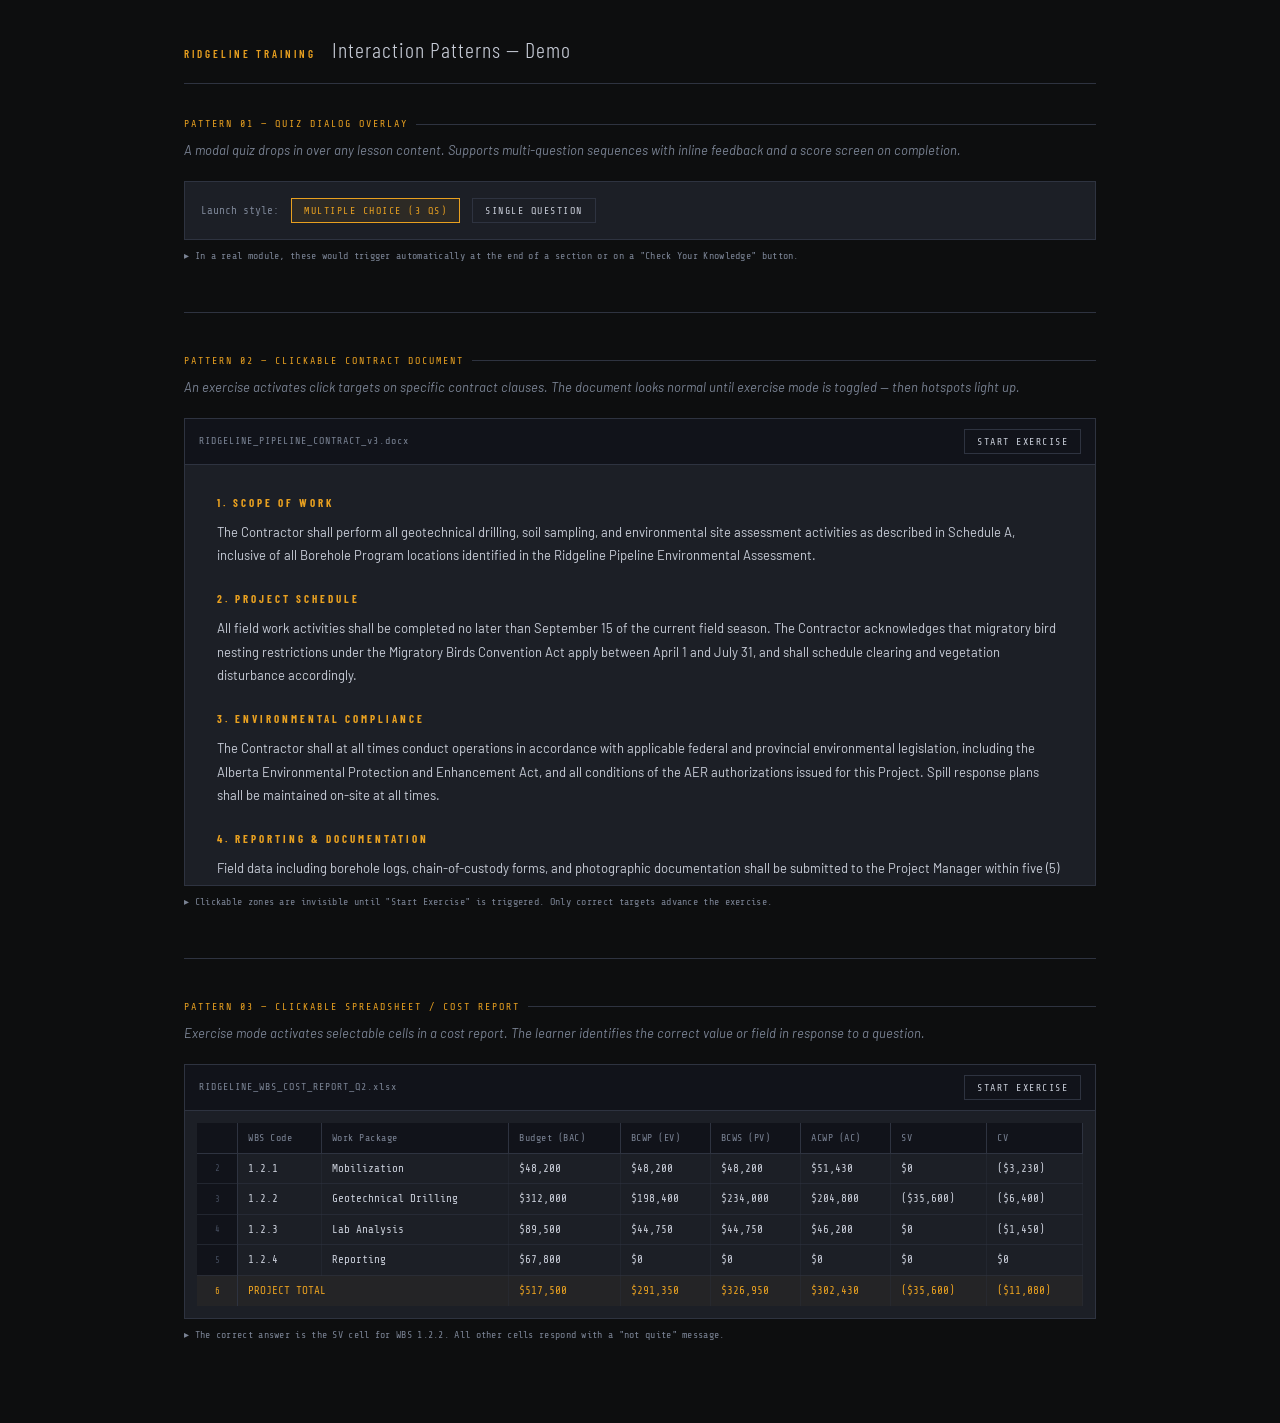
<file: quiz-interactions-demo.html>
<!DOCTYPE html>
<html lang="en">
<head>
<meta charset="UTF-8">
<meta name="viewport" content="width=device-width, initial-scale=1.0">
<title>Ridgeline Training — Interaction Demos</title>
<style>
  @import url('https://fonts.googleapis.com/css2?family=Share+Tech+Mono&family=Barlow+Condensed:wght@300;400;600;700&family=Barlow:wght@300;400;500&display=swap');

  :root {
    --ink:       #0d0e0f;
    --surface:   #14161a;
    --panel:     #1c1f26;
    --border:    #2e3340;
    --muted:     #454d5e;
    --text:      #c8cdd8;
    --text-dim:  #7a8394;
    --amber:     #e8a020;
    --amber-dim: #7a5210;
    --green:     #3ecf8e;
    --red:       #e85555;
    --blue:      #4a90d9;
    --mono:      'Share Tech Mono', monospace;
    --cond:      'Barlow Condensed', sans-serif;
    --body:      'Barlow', sans-serif;
  }

  * { box-sizing: border-box; margin: 0; padding: 0; }

  body {
    background: var(--ink);
    color: var(--text);
    font-family: var(--body);
    font-size: 14px;
    line-height: 1.6;
    min-height: 100vh;
  }

  /* ─── LAYOUT ─────────────────────────────────────────── */
  .page {
    max-width: 960px;
    margin: 0 auto;
    padding: 32px 24px;
  }

  .page-header {
    border-bottom: 1px solid var(--border);
    padding-bottom: 16px;
    margin-bottom: 32px;
    display: flex;
    align-items: baseline;
    gap: 16px;
  }

  .page-header .logo {
    font-family: var(--cond);
    font-size: 11px;
    font-weight: 600;
    letter-spacing: 3px;
    text-transform: uppercase;
    color: var(--amber);
  }

  .page-header h1 {
    font-family: var(--cond);
    font-size: 22px;
    font-weight: 300;
    letter-spacing: 1px;
    color: var(--text);
  }

  .demo-section {
    margin-bottom: 48px;
  }

  .section-label {
    font-family: var(--mono);
    font-size: 10px;
    letter-spacing: 2px;
    text-transform: uppercase;
    color: var(--amber);
    margin-bottom: 8px;
    display: flex;
    align-items: center;
    gap: 8px;
  }

  .section-label::after {
    content: '';
    flex: 1;
    height: 1px;
    background: var(--border);
  }

  .section-desc {
    font-size: 13px;
    color: var(--text-dim);
    margin-bottom: 20px;
    font-style: italic;
  }

  /* ─── BUTTONS ─────────────────────────────────────────── */
  .btn {
    font-family: var(--mono);
    font-size: 11px;
    letter-spacing: 1.5px;
    text-transform: uppercase;
    padding: 10px 20px;
    border: 1px solid var(--border);
    background: transparent;
    color: var(--text);
    cursor: pointer;
    transition: all 0.15s;
    outline: none;
  }

  .btn:hover {
    border-color: var(--amber);
    color: var(--amber);
    background: rgba(232,160,32,0.05);
  }

  .btn-primary {
    border-color: var(--amber);
    color: var(--amber);
    background: rgba(232,160,32,0.08);
  }

  .btn-primary:hover {
    background: rgba(232,160,32,0.18);
  }

  .btn-success {
    border-color: var(--green);
    color: var(--green);
    background: rgba(62,207,142,0.08);
  }

  .btn-danger {
    border-color: var(--red);
    color: var(--red);
  }

  .btn-small {
    font-size: 10px;
    padding: 6px 12px;
  }

  /* ─── QUIZ TRIGGER AREA ───────────────────────────────── */
  .trigger-row {
    display: flex;
    gap: 12px;
    flex-wrap: wrap;
    align-items: center;
    padding: 16px;
    background: var(--panel);
    border: 1px solid var(--border);
  }

  .trigger-row span {
    font-family: var(--mono);
    font-size: 11px;
    color: var(--text-dim);
  }

  /* ─── QUIZ DIALOG OVERLAY ─────────────────────────────── */
  .quiz-overlay {
    display: none;
    position: fixed;
    inset: 0;
    background: rgba(0,0,0,0.82);
    z-index: 1000;
    align-items: center;
    justify-content: center;
    padding: 24px;
    backdrop-filter: blur(2px);
  }

  .quiz-overlay.active {
    display: flex;
    animation: overlayIn 0.2s ease;
  }

  @keyframes overlayIn {
    from { opacity: 0; }
    to   { opacity: 1; }
  }

  .quiz-dialog {
    background: var(--surface);
    border: 1px solid var(--border);
    border-top: 2px solid var(--amber);
    width: 100%;
    max-width: 580px;
    animation: dialogIn 0.22s cubic-bezier(0.34,1.2,0.64,1);
    position: relative;
  }

  @keyframes dialogIn {
    from { transform: translateY(18px) scale(0.98); opacity: 0; }
    to   { transform: translateY(0) scale(1); opacity: 1; }
  }

  .quiz-header {
    display: flex;
    align-items: center;
    justify-content: space-between;
    padding: 14px 18px;
    border-bottom: 1px solid var(--border);
    background: var(--panel);
  }

  .quiz-header-left {
    display: flex;
    align-items: center;
    gap: 12px;
  }

  .quiz-tag {
    font-family: var(--mono);
    font-size: 9px;
    letter-spacing: 2px;
    text-transform: uppercase;
    color: var(--amber);
    background: rgba(232,160,32,0.1);
    border: 1px solid var(--amber-dim);
    padding: 2px 8px;
  }

  .quiz-progress {
    font-family: var(--mono);
    font-size: 10px;
    color: var(--text-dim);
  }

  .quiz-close {
    background: none;
    border: none;
    color: var(--muted);
    cursor: pointer;
    font-size: 18px;
    line-height: 1;
    padding: 2px 6px;
    transition: color 0.15s;
  }

  .quiz-close:hover { color: var(--text); }

  .quiz-body {
    padding: 24px 20px 20px;
  }

  .quiz-context {
    font-family: var(--mono);
    font-size: 10px;
    color: var(--text-dim);
    border-left: 2px solid var(--amber-dim);
    padding: 6px 10px;
    margin-bottom: 18px;
    background: rgba(232,160,32,0.04);
    letter-spacing: 0.3px;
    line-height: 1.5;
  }

  .quiz-question {
    font-family: var(--cond);
    font-size: 17px;
    font-weight: 400;
    letter-spacing: 0.3px;
    color: #e0e4ed;
    margin-bottom: 20px;
    line-height: 1.4;
  }

  /* Multiple choice options */
  .quiz-options {
    display: flex;
    flex-direction: column;
    gap: 8px;
    margin-bottom: 20px;
  }

  .quiz-option {
    display: flex;
    align-items: flex-start;
    gap: 12px;
    padding: 11px 14px;
    border: 1px solid var(--border);
    background: transparent;
    cursor: pointer;
    text-align: left;
    transition: all 0.12s;
    font-family: var(--body);
    font-size: 13px;
    color: var(--text);
    line-height: 1.4;
    width: 100%;
  }

  .quiz-option:hover:not(.locked) {
    border-color: var(--amber);
    background: rgba(232,160,32,0.05);
    color: #e0e4ed;
  }

  .quiz-option.selected:not(.locked) {
    border-color: var(--blue);
    background: rgba(74,144,217,0.08);
    color: #e0e4ed;
  }

  .quiz-option.correct {
    border-color: var(--green);
    background: rgba(62,207,142,0.08);
    color: var(--green);
  }

  .quiz-option.wrong {
    border-color: var(--red);
    background: rgba(232,85,85,0.08);
    color: var(--red);
  }

  .option-key {
    font-family: var(--mono);
    font-size: 10px;
    color: var(--muted);
    min-width: 18px;
    margin-top: 1px;
  }

  .quiz-option.correct .option-key { color: var(--green); }
  .quiz-option.wrong   .option-key { color: var(--red); }

  /* Feedback area */
  .quiz-feedback {
    display: none;
    padding: 12px 14px;
    margin-bottom: 16px;
    font-size: 13px;
    line-height: 1.5;
    border-left: 3px solid;
  }

  .quiz-feedback.correct {
    display: block;
    border-color: var(--green);
    background: rgba(62,207,142,0.06);
    color: var(--green);
  }

  .quiz-feedback.wrong {
    display: block;
    border-color: var(--red);
    background: rgba(232,85,85,0.06);
    color: #e08585;
  }

  .quiz-feedback strong {
    font-family: var(--mono);
    font-size: 10px;
    letter-spacing: 1px;
    text-transform: uppercase;
    display: block;
    margin-bottom: 4px;
  }

  /* Progress bar */
  .quiz-progress-bar {
    height: 2px;
    background: var(--border);
    margin-bottom: 20px;
  }

  .quiz-progress-fill {
    height: 100%;
    background: var(--amber);
    transition: width 0.4s ease;
  }

  .quiz-footer {
    display: flex;
    justify-content: space-between;
    align-items: center;
    padding-top: 12px;
    border-top: 1px solid var(--border);
  }

  .quiz-score-badge {
    font-family: var(--mono);
    font-size: 10px;
    color: var(--text-dim);
  }

  /* ─── SCORE COMPLETE SCREEN ──────────────────────────── */
  .quiz-complete {
    display: none;
    text-align: center;
    padding: 32px 20px;
  }

  .quiz-complete.active {
    display: block;
    animation: dialogIn 0.25s ease;
  }

  .score-ring {
    width: 80px;
    height: 80px;
    border-radius: 50%;
    border: 2px solid var(--amber);
    display: flex;
    align-items: center;
    justify-content: center;
    margin: 0 auto 16px;
    font-family: var(--mono);
    font-size: 22px;
    color: var(--amber);
    background: rgba(232,160,32,0.05);
  }

  .score-title {
    font-family: var(--cond);
    font-size: 20px;
    font-weight: 600;
    letter-spacing: 1px;
    text-transform: uppercase;
    margin-bottom: 6px;
  }

  .score-subtitle {
    font-size: 12px;
    color: var(--text-dim);
    margin-bottom: 24px;
  }

  /* ─── DOCUMENT / SPREADSHEET DEMO ────────────────────── */
  .doc-frame {
    background: var(--panel);
    border: 1px solid var(--border);
  }

  .doc-toolbar {
    display: flex;
    align-items: center;
    justify-content: space-between;
    padding: 10px 14px;
    border-bottom: 1px solid var(--border);
    background: #11131a;
  }

  .doc-toolbar-left {
    display: flex;
    align-items: center;
    gap: 12px;
  }

  .doc-title {
    font-family: var(--mono);
    font-size: 10px;
    letter-spacing: 1px;
    color: var(--text-dim);
  }

  .exercise-mode-badge {
    font-family: var(--mono);
    font-size: 9px;
    letter-spacing: 1.5px;
    text-transform: uppercase;
    padding: 3px 8px;
    border: 1px solid var(--amber-dim);
    color: var(--amber);
    background: rgba(232,160,32,0.06);
    animation: pulse-border 2s infinite;
    display: none;
  }

  @keyframes pulse-border {
    0%, 100% { border-color: var(--amber-dim); }
    50%       { border-color: var(--amber); }
  }

  .exercise-mode-badge.visible { display: inline-block; }

  /* Contract doc */
  .contract-doc {
    padding: 28px 32px;
    font-family: var(--body);
    font-size: 13px;
    line-height: 1.8;
    color: var(--text);
    max-height: 420px;
    overflow-y: auto;
  }

  .contract-doc h3 {
    font-family: var(--cond);
    font-size: 11px;
    font-weight: 700;
    letter-spacing: 3px;
    text-transform: uppercase;
    color: var(--amber);
    margin: 22px 0 8px;
  }

  .contract-doc h3:first-child { margin-top: 0; }

  .contract-doc p { margin-bottom: 10px; }

  /* Clickable clause */
  .clickable-clause {
    position: relative;
    cursor: default;
    border-radius: 2px;
    transition: background 0.15s, outline 0.15s;
  }

  .exercise-active .clickable-clause {
    cursor: pointer;
    outline: 1px dashed var(--amber-dim);
    padding: 2px 4px;
    margin: -2px -4px;
  }

  .exercise-active .clickable-clause:hover {
    background: rgba(232,160,32,0.1);
    outline-color: var(--amber);
  }

  .exercise-active .clickable-clause::after {
    content: '▸';
    font-size: 10px;
    color: var(--amber);
    margin-left: 6px;
    opacity: 0;
    transition: opacity 0.15s;
  }

  .exercise-active .clickable-clause:hover::after { opacity: 1; }

  .clickable-clause.highlighted {
    background: rgba(74,144,217,0.15) !important;
    outline: 1px solid var(--blue) !important;
  }

  /* Spreadsheet */
  .sheet-table {
    width: 100%;
    border-collapse: collapse;
    font-family: var(--mono);
    font-size: 11px;
  }

  .sheet-table th {
    background: #11131a;
    color: var(--text-dim);
    text-align: left;
    padding: 7px 10px;
    font-weight: 400;
    letter-spacing: 0.5px;
    border-bottom: 1px solid var(--border);
    border-right: 1px solid var(--border);
    font-size: 10px;
  }

  .sheet-table td {
    padding: 6px 10px;
    border-bottom: 1px solid rgba(46,51,64,0.6);
    border-right: 1px solid rgba(46,51,64,0.4);
    color: var(--text);
    transition: background 0.12s;
    cursor: default;
  }

  .sheet-table tr:last-child td { border-bottom: none; }

  .sheet-table .row-num {
    color: var(--muted);
    background: #11131a;
    border-right: 1px solid var(--border);
    min-width: 32px;
    text-align: center;
    font-size: 9px;
  }

  .sheet-table .total-row td {
    background: rgba(232,160,32,0.04);
    color: var(--amber);
    border-top: 1px solid var(--amber-dim);
  }

  /* Clickable cells */
  .clickable-cell {
    cursor: default;
    border-radius: 1px;
    transition: all 0.12s;
  }

  .exercise-active .clickable-cell {
    cursor: pointer;
    outline: 1px dashed var(--amber-dim);
  }

  .exercise-active .clickable-cell:hover {
    background: rgba(232,160,32,0.14) !important;
    outline-color: var(--amber);
    color: var(--amber);
  }

  .clickable-cell.highlighted {
    background: rgba(74,144,217,0.18) !important;
    outline: 1px solid var(--blue) !important;
    color: var(--blue) !important;
  }

  .clickable-cell.correct-pick {
    background: rgba(62,207,142,0.12) !important;
    outline: 1px solid var(--green) !important;
    color: var(--green) !important;
  }

  .clickable-cell.wrong-pick {
    background: rgba(232,85,85,0.1) !important;
    outline: 1px solid var(--red) !important;
    color: var(--red) !important;
  }

  /* Inline question banner */
  .doc-question-banner {
    display: none;
    padding: 12px 14px;
    background: rgba(232,160,32,0.06);
    border-top: 1px solid var(--amber-dim);
    border-bottom: 1px solid var(--amber-dim);
    font-size: 12px;
    color: var(--amber);
    font-family: var(--cond);
    font-size: 14px;
    letter-spacing: 0.3px;
  }

  .doc-question-banner.visible { display: block; }

  .doc-question-banner .q-label {
    font-family: var(--mono);
    font-size: 9px;
    letter-spacing: 2px;
    text-transform: uppercase;
    color: var(--text-dim);
    margin-bottom: 4px;
  }

  .doc-feedback-banner {
    display: none;
    padding: 10px 14px;
    font-size: 12px;
    line-height: 1.5;
    border-top: 1px solid;
  }

  .doc-feedback-banner.correct {
    display: block;
    border-color: var(--green);
    background: rgba(62,207,142,0.06);
    color: var(--green);
  }

  .doc-feedback-banner.wrong {
    display: block;
    border-color: var(--red);
    background: rgba(232,85,85,0.06);
    color: #e08585;
  }

  .doc-feedback-banner .fb-label {
    font-family: var(--mono);
    font-size: 9px;
    letter-spacing: 2px;
    text-transform: uppercase;
    display: block;
    margin-bottom: 3px;
    opacity: 0.7;
  }

  /* scrollbar */
  ::-webkit-scrollbar { width: 6px; }
  ::-webkit-scrollbar-track { background: transparent; }
  ::-webkit-scrollbar-thumb { background: var(--border); border-radius: 3px; }

  /* separator */
  .sep { height: 1px; background: var(--border); margin: 40px 0; }

  /* hint text */
  .hint {
    font-family: var(--mono);
    font-size: 10px;
    color: var(--text-dim);
    margin-top: 8px;
    letter-spacing: 0.3px;
  }

</style>
</head>
<body>
<div class="page">

  <div class="page-header">
    <span class="logo">Ridgeline Training</span>
    <h1>Interaction Patterns — Demo</h1>
  </div>

  <!-- ═══════════════════════════════════════════════════
       DEMO 1 — QUIZ DIALOG
  ═══════════════════════════════════════════════════ -->
  <div class="demo-section">
    <div class="section-label">Pattern 01 — Quiz Dialog Overlay</div>
    <p class="section-desc">A modal quiz drops in over any lesson content. Supports multi-question sequences with inline feedback and a score screen on completion.</p>

    <div class="trigger-row">
      <span>Launch style:</span>
      <button class="btn btn-primary btn-small" onclick="startQuiz('multiple')">Multiple Choice (3 Qs)</button>
      <button class="btn btn-small" onclick="startQuiz('single')">Single Question</button>
    </div>
    <p class="hint">▸ In a real module, these would trigger automatically at the end of a section or on a "Check Your Knowledge" button.</p>
  </div>

  <div class="sep"></div>

  <!-- ═══════════════════════════════════════════════════
       DEMO 2 — CLICKABLE CONTRACT DOCUMENT
  ═══════════════════════════════════════════════════ -->
  <div class="demo-section">
    <div class="section-label">Pattern 02 — Clickable Contract Document</div>
    <p class="section-desc">An exercise activates click targets on specific contract clauses. The document looks normal until exercise mode is toggled — then hotspots light up.</p>

    <div class="doc-frame" id="contractFrame">
      <div class="doc-toolbar">
        <div class="doc-toolbar-left">
          <span class="doc-title">RIDGELINE_PIPELINE_CONTRACT_v3.docx</span>
          <span class="exercise-mode-badge" id="contractBadge">⬡ exercise mode</span>
        </div>
        <div style="display:flex;gap:8px;">
          <button class="btn btn-small" id="contractBtn" onclick="toggleContractExercise()">Start Exercise</button>
          <button class="btn btn-small btn-danger" style="display:none" id="contractReset" onclick="resetContractExercise()">Reset</button>
        </div>
      </div>

      <div class="doc-question-banner" id="contractQuestion">
        <div class="q-label">Exercise — Select the correct clause</div>
        Which clause establishes the contractor's obligation for environmental compliance?
      </div>

      <div class="contract-doc" id="contractDoc">
        <h3>1. Scope of Work</h3>
        <p>The Contractor shall perform all geotechnical drilling, soil sampling, and environmental site assessment activities as described in Schedule A, inclusive of all Borehole Program locations identified in the Ridgeline Pipeline Environmental Assessment.</p>

        <h3>2. Project Schedule</h3>
        <p>All field work activities shall be completed no later than September 15 of the current field season. The Contractor acknowledges that <span class="clickable-clause" data-clause="2a" onclick="handleClauseClick('2a')">migratory bird nesting restrictions under the Migratory Birds Convention Act apply between April 1 and July 31</span>, and shall schedule clearing and vegetation disturbance accordingly.</p>

        <h3>3. Environmental Compliance</h3>
        <p><span class="clickable-clause" data-clause="3a" onclick="handleClauseClick('3a')">The Contractor shall at all times conduct operations in accordance with applicable federal and provincial environmental legislation, including the Alberta Environmental Protection and Enhancement Act, and all conditions of the AER authorizations issued for this Project.</span> Spill response plans shall be maintained on-site at all times.</p>

        <h3>4. Reporting & Documentation</h3>
        <p>Field data including borehole logs, chain-of-custody forms, and photographic documentation shall be submitted to the Project Manager within <span class="clickable-clause" data-clause="4a" onclick="handleClauseClick('4a')">five (5) business days of each mobilization completing field activities</span>. Deliverables shall conform to the formats specified in Schedule B.</p>

        <h3>5. Payment Terms</h3>
        <p>Invoices shall be submitted monthly against approved progress, referencing the applicable WBS codes. The Owner's Representative shall have fourteen (14) days to review and approve invoices prior to payment. Disputed amounts shall not delay payment of undisputed balances.</p>
      </div>

      <div class="doc-feedback-banner" id="contractFeedback"></div>
    </div>
    <p class="hint">▸ Clickable zones are invisible until "Start Exercise" is triggered. Only correct targets advance the exercise.</p>
  </div>

  <div class="sep"></div>

  <!-- ═══════════════════════════════════════════════════
       DEMO 3 — CLICKABLE SPREADSHEET
  ═══════════════════════════════════════════════════ -->
  <div class="demo-section">
    <div class="section-label">Pattern 03 — Clickable Spreadsheet / Cost Report</div>
    <p class="section-desc">Exercise mode activates selectable cells in a cost report. The learner identifies the correct value or field in response to a question.</p>

    <div class="doc-frame" id="sheetFrame">
      <div class="doc-toolbar">
        <div class="doc-toolbar-left">
          <span class="doc-title">RIDGELINE_WBS_COST_REPORT_Q2.xlsx</span>
          <span class="exercise-mode-badge" id="sheetBadge">⬡ exercise mode</span>
        </div>
        <div style="display:flex;gap:8px;">
          <button class="btn btn-small" id="sheetBtn" onclick="toggleSheetExercise()">Start Exercise</button>
          <button class="btn btn-small btn-danger" style="display:none" id="sheetReset" onclick="resetSheetExercise()">Reset</button>
        </div>
      </div>

      <div class="doc-question-banner" id="sheetQuestion">
        <div class="q-label">Exercise — Identify the correct cell</div>
        Jamie needs to report the current schedule variance for the Geotechnical Drilling work package. Click the correct cell.
      </div>

      <div style="overflow-x:auto; padding: 12px;">
        <table class="sheet-table">
          <thead>
            <tr>
              <th class="row-num"></th>
              <th>WBS Code</th>
              <th>Work Package</th>
              <th>Budget (BAC)</th>
              <th>BCWP (EV)</th>
              <th>BCWS (PV)</th>
              <th>ACWP (AC)</th>
              <th>SV</th>
              <th>CV</th>
            </tr>
          </thead>
          <tbody>
            <tr>
              <td class="row-num">2</td>
              <td>1.2.1</td>
              <td>Mobilization</td>
              <td class="clickable-cell" data-cell="bac-121" onclick="handleCellClick('bac-121')">$48,200</td>
              <td class="clickable-cell" data-cell="ev-121"  onclick="handleCellClick('ev-121')">$48,200</td>
              <td class="clickable-cell" data-cell="pv-121"  onclick="handleCellClick('pv-121')">$48,200</td>
              <td class="clickable-cell" data-cell="ac-121"  onclick="handleCellClick('ac-121')">$51,430</td>
              <td class="clickable-cell" data-cell="sv-121"  onclick="handleCellClick('sv-121')">$0</td>
              <td class="clickable-cell" data-cell="cv-121"  onclick="handleCellClick('cv-121')">($3,230)</td>
            </tr>
            <tr>
              <td class="row-num">3</td>
              <td>1.2.2</td>
              <td>Geotechnical Drilling</td>
              <td class="clickable-cell" data-cell="bac-122" onclick="handleCellClick('bac-122')">$312,000</td>
              <td class="clickable-cell" data-cell="ev-122"  onclick="handleCellClick('ev-122')">$198,400</td>
              <td class="clickable-cell" data-cell="pv-122"  onclick="handleCellClick('pv-122')">$234,000</td>
              <td class="clickable-cell" data-cell="ac-122"  onclick="handleCellClick('ac-122')">$204,800</td>
              <td class="clickable-cell correct-answer" data-cell="sv-122" onclick="handleCellClick('sv-122')">($35,600)</td>
              <td class="clickable-cell" data-cell="cv-122"  onclick="handleCellClick('cv-122')">($6,400)</td>
            </tr>
            <tr>
              <td class="row-num">4</td>
              <td>1.2.3</td>
              <td>Lab Analysis</td>
              <td class="clickable-cell" data-cell="bac-123" onclick="handleCellClick('bac-123')">$89,500</td>
              <td class="clickable-cell" data-cell="ev-123"  onclick="handleCellClick('ev-123')">$44,750</td>
              <td class="clickable-cell" data-cell="pv-123"  onclick="handleCellClick('pv-123')">$44,750</td>
              <td class="clickable-cell" data-cell="ac-123"  onclick="handleCellClick('ac-123')">$46,200</td>
              <td class="clickable-cell" data-cell="sv-123"  onclick="handleCellClick('sv-123')">$0</td>
              <td class="clickable-cell" data-cell="cv-123"  onclick="handleCellClick('cv-123')">($1,450)</td>
            </tr>
            <tr>
              <td class="row-num">5</td>
              <td>1.2.4</td>
              <td>Reporting</td>
              <td class="clickable-cell" data-cell="bac-124" onclick="handleCellClick('bac-124')">$67,800</td>
              <td class="clickable-cell" data-cell="ev-124"  onclick="handleCellClick('ev-124')">$0</td>
              <td class="clickable-cell" data-cell="pv-124"  onclick="handleCellClick('pv-124')">$0</td>
              <td class="clickable-cell" data-cell="ac-124"  onclick="handleCellClick('ac-124')">$0</td>
              <td class="clickable-cell" data-cell="sv-124"  onclick="handleCellClick('sv-124')">$0</td>
              <td class="clickable-cell" data-cell="cv-124"  onclick="handleCellClick('cv-124')">$0</td>
            </tr>
            <tr class="total-row">
              <td class="row-num">6</td>
              <td colspan="2">PROJECT TOTAL</td>
              <td>$517,500</td>
              <td>$291,350</td>
              <td>$326,950</td>
              <td>$302,430</td>
              <td>($35,600)</td>
              <td>($11,080)</td>
            </tr>
          </tbody>
        </table>
      </div>

      <div class="doc-feedback-banner" id="sheetFeedback"></div>
    </div>
    <p class="hint">▸ The correct answer is the SV cell for WBS 1.2.2. All other cells respond with a "not quite" message.</p>
  </div>

</div><!-- /page -->


<!-- ═══════════════════════════════════════════════════════
     QUIZ OVERLAY
═══════════════════════════════════════════════════════ -->
<div class="quiz-overlay" id="quizOverlay">
  <div class="quiz-dialog" id="quizDialog">
    <div class="quiz-header">
      <div class="quiz-header-left">
        <span class="quiz-tag">Knowledge Check</span>
        <span class="quiz-progress" id="quizProgressLabel">Question 1 of 3</span>
      </div>
      <button class="quiz-close" onclick="closeQuiz()" title="Close">✕</button>
    </div>

    <!-- Question pane -->
    <div id="quizPane">
      <div class="quiz-body">
        <div class="quiz-progress-bar">
          <div class="quiz-progress-fill" id="quizProgressFill" style="width:33%"></div>
        </div>
        <div class="quiz-context" id="quizContext"></div>
        <div class="quiz-question" id="quizQuestionText"></div>
        <div class="quiz-options" id="quizOptions"></div>
        <div class="quiz-feedback" id="quizFeedback"></div>
      </div>
      <div class="quiz-footer">
        <span class="quiz-score-badge" id="quizScoreBadge">Score: 0 / 0</span>
        <button class="btn btn-primary btn-small" id="quizNextBtn" onclick="nextQuestion()" style="display:none">Next →</button>
        <button class="btn btn-small" id="quizSubmitBtn" onclick="submitAnswer()" style="display:none">Submit Answer</button>
      </div>
    </div>

    <!-- Complete pane -->
    <div class="quiz-complete" id="quizComplete">
      <div class="score-ring" id="scoreRingText">—</div>
      <div class="score-title" id="completeTitleText">Module Complete</div>
      <div class="score-subtitle" id="completeSubText"></div>
      <div style="display:flex;gap:10px;justify-content:center;">
        <button class="btn btn-small" onclick="closeQuiz()">Close</button>
        <button class="btn btn-primary btn-small" onclick="retryQuiz()">Retry</button>
      </div>
    </div>

  </div>
</div>


<script>
/* ══════════════════════════════════════════════════
   QUIZ ENGINE
══════════════════════════════════════════════════ */

const QUESTIONS_FULL = [
  {
    context: 'Ridgeline Pipeline — Module 3: Earned Value Management\nSection: Schedule Variance',
    question: 'On the Ridgeline project, the Geotechnical Drilling work package has a PV of $234,000 and an EV of $198,400. Which statement correctly describes the schedule status?',
    options: [
      'The work package is ahead of schedule by $35,600.',
      'The work package is behind schedule; less work has been earned than was planned.',
      'The work package has a cost overrun of $35,600.',
      'No variance exists because the BAC has not been exceeded.'
    ],
    correct: 1,
    feedback: {
      correct: 'Correct. SV = EV − PV = $198,400 − $234,000 = −$35,600. A negative SV means less work has been accomplished than planned — the package is behind schedule. This is different from a cost variance.',
      wrong: 'Not quite. Schedule Variance (SV) = EV − PV. Here SV = $198,400 − $234,000 = −$35,600. Negative SV indicates behind schedule. Cost variance (CV) is calculated separately from AC.'
    }
  },
  {
    context: 'Ridgeline Pipeline — Module 3: Earned Value Management\nSection: Change Management',
    question: 'Jamie receives a Contractor RFI requesting an additional 4 boreholes not in the original scope. Under the Ridgeline project controls framework, what is Jamie\'s first step?',
    options: [
      'Direct the contractor to proceed and document it as a field instruction.',
      'Issue a Potential Change Notice (PCN) and notify the Project Manager.',
      'Add the cost to the contingency reserve and update the baseline.',
      'Reject the request since the field season is already underway.'
    ],
    correct: 1,
    feedback: {
      correct: 'Correct. Any scope change must be captured as a Potential Change Notice before any work proceeds or costs are committed. This preserves the integrity of the performance baseline and the change log.',
      wrong: 'Proceeding without a formal change notice would contaminate the baseline and create an uncontrolled cost. The correct first step is to issue a PCN and escalate to the PM — no work on the change should proceed until approved.'
    }
  },
  {
    context: 'Ridgeline Pipeline — Module 2: WBS & Cost Accounts\nSection: Oracle Projects',
    question: 'When Jamie reviews the Oracle Projects cost report for WBS 1.2.2, she notices field labour costs posted to the wrong task. Which Oracle action corrects this?',
    options: [
      'Delete and re-enter the transaction on the correct task.',
      'Create a journal entry in Oracle GL to reclassify the cost.',
      'Submit a Cost Transfer request to move the transaction to the correct WBS task.',
      'Flag it in the monthly narrative and adjust the forecast only.'
    ],
    correct: 2,
    feedback: {
      correct: 'Correct. Oracle Projects uses a Cost Transfer (or Expenditure Transfer) function to move a posted transaction between tasks or projects. Deletions or GL entries are not the appropriate mechanism and can cause reconciliation issues.',
      wrong: 'In Oracle Projects, misposted transactions are corrected via a Cost Transfer — not deletions or GL journal entries, which bypass the project module controls. Adjusting the forecast without correcting the actuals would also misrepresent performance.'
    }
  }
];

const QUESTIONS_SINGLE = [QUESTIONS_FULL[0]];

let quizQuestions = [];
let currentQ = 0;
let score = 0;
let selectedOption = null;
let answered = false;
let quizMode = 'multiple';

function startQuiz(mode) {
  quizMode = mode;
  quizQuestions = mode === 'single' ? QUESTIONS_SINGLE : QUESTIONS_FULL;
  currentQ = 0;
  score = 0;
  document.getElementById('quizOverlay').classList.add('active');
  document.getElementById('quizPane').style.display = '';
  document.getElementById('quizComplete').classList.remove('active');
  renderQuestion();
}

function renderQuestion() {
  const q = quizQuestions[currentQ];
  const total = quizQuestions.length;

  answered = false;
  selectedOption = null;

  // Header
  document.getElementById('quizProgressLabel').textContent = `Question ${currentQ+1} of ${total}`;
  document.getElementById('quizProgressFill').style.width = `${((currentQ) / total) * 100}%`;

  // Context + question
  document.getElementById('quizContext').textContent = q.context;
  document.getElementById('quizQuestionText').textContent = q.question;

  // Options
  const optContainer = document.getElementById('quizOptions');
  optContainer.innerHTML = '';
  q.options.forEach((opt, i) => {
    const keys = ['A', 'B', 'C', 'D'];
    const btn = document.createElement('button');
    btn.className = 'quiz-option';
    btn.innerHTML = `<span class="option-key">${keys[i]}</span><span>${opt}</span>`;
    btn.onclick = () => selectOption(i, btn);
    optContainer.appendChild(btn);
  });

  // Feedback clear
  const fb = document.getElementById('quizFeedback');
  fb.className = 'quiz-feedback';
  fb.innerHTML = '';

  // Buttons
  document.getElementById('quizSubmitBtn').style.display = 'none';
  document.getElementById('quizNextBtn').style.display = 'none';
  document.getElementById('quizScoreBadge').textContent = `Score: ${score} / ${currentQ}`;
}

function selectOption(idx, btn) {
  if (answered) return;
  selectedOption = idx;
  document.querySelectorAll('.quiz-option').forEach(b => b.classList.remove('selected'));
  btn.classList.add('selected');
  document.getElementById('quizSubmitBtn').style.display = 'inline-block';
}

function submitAnswer() {
  if (selectedOption === null || answered) return;
  answered = true;

  const q = quizQuestions[currentQ];
  const isCorrect = selectedOption === q.correct;
  if (isCorrect) score++;

  // Style options
  document.querySelectorAll('.quiz-option').forEach((btn, i) => {
    btn.classList.add('locked');
    if (i === q.correct) btn.classList.add('correct');
    else if (i === selectedOption && !isCorrect) btn.classList.add('wrong');
  });

  // Feedback
  const fb = document.getElementById('quizFeedback');
  fb.className = `quiz-feedback ${isCorrect ? 'correct' : 'wrong'}`;
  fb.innerHTML = `<strong>${isCorrect ? '✓ Correct' : '✗ Incorrect'}</strong>${isCorrect ? q.feedback.correct : q.feedback.wrong}`;

  // Buttons
  document.getElementById('quizSubmitBtn').style.display = 'none';
  const isLast = currentQ >= quizQuestions.length - 1;
  const nextBtn = document.getElementById('quizNextBtn');
  nextBtn.style.display = 'inline-block';
  nextBtn.textContent = isLast ? 'See Results →' : 'Next →';
  document.getElementById('quizScoreBadge').textContent = `Score: ${score} / ${currentQ+1}`;
}

function nextQuestion() {
  currentQ++;
  if (currentQ >= quizQuestions.length) {
    showComplete();
  } else {
    renderQuestion();
  }
}

function showComplete() {
  document.getElementById('quizPane').style.display = 'none';
  const complete = document.getElementById('quizComplete');
  complete.classList.add('active');

  const total = quizQuestions.length;
  const pct = Math.round((score / total) * 100);
  document.getElementById('scoreRingText').textContent = `${pct}%`;

  const pass = pct >= 67;
  document.getElementById('completeTitleText').textContent = pass ? 'Section Passed' : 'Review Required';
  document.getElementById('completeTitleText').style.color = pass ? 'var(--green)' : 'var(--amber)';
  document.getElementById('completeSubText').textContent = `${score} of ${total} correct — ${pass ? 'You may proceed to the next module.' : 'Consider reviewing the EVM section before continuing.'}`;

  document.getElementById('quizProgressFill').style.width = '100%';
  document.getElementById('quizProgressLabel').textContent = 'Complete';
}

function closeQuiz() {
  document.getElementById('quizOverlay').classList.remove('active');
}

function retryQuiz() {
  startQuiz(quizMode);
}

/* ══════════════════════════════════════════════════
   CONTRACT EXERCISE
══════════════════════════════════════════════════ */
let contractActive = false;
let contractAnswered = false;

function toggleContractExercise() {
  contractActive = true;
  contractAnswered = false;
  document.getElementById('contractDoc').classList.add('exercise-active');
  document.getElementById('contractBadge').classList.add('visible');
  document.getElementById('contractQuestion').classList.add('visible');
  document.getElementById('contractBtn').style.display = 'none';
  document.getElementById('contractReset').style.display = 'inline-block';
  document.getElementById('contractFeedback').className = 'doc-feedback-banner';
  document.querySelectorAll('.clickable-clause').forEach(el => el.classList.remove('highlighted'));
}

function handleClauseClick(id) {
  if (!contractActive || contractAnswered) return;
  const correct = '3a';
  const el = document.querySelector(`[data-clause="${id}"]`);
  const fb = document.getElementById('contractFeedback');

  document.querySelectorAll('.clickable-clause').forEach(c => c.classList.remove('highlighted'));
  el.classList.add('highlighted');

  if (id === correct) {
    contractAnswered = true;
    fb.className = 'doc-feedback-banner correct';
    fb.innerHTML = '<span class="fb-label">✓ Correct</span>Clause 3 establishes the contractor\'s ongoing obligation to comply with federal and provincial environmental legislation and AER conditions — this is the environmental compliance clause.';
  } else {
    fb.className = 'doc-feedback-banner wrong';
    fb.innerHTML = '<span class="fb-label">✗ Not quite</span>This clause covers a related topic but not the primary environmental compliance obligation. Look for the clause that specifically references the EPEA and AER authorizations.';
  }
}

function resetContractExercise() {
  contractActive = false;
  contractAnswered = false;
  document.getElementById('contractDoc').classList.remove('exercise-active');
  document.getElementById('contractBadge').classList.remove('visible');
  document.getElementById('contractQuestion').classList.remove('visible');
  document.getElementById('contractBtn').style.display = 'inline-block';
  document.getElementById('contractReset').style.display = 'none';
  document.getElementById('contractFeedback').className = 'doc-feedback-banner';
  document.querySelectorAll('.clickable-clause').forEach(el => el.classList.remove('highlighted'));
}

/* ══════════════════════════════════════════════════
   SPREADSHEET EXERCISE
══════════════════════════════════════════════════ */
let sheetActive = false;
let sheetAnswered = false;

function toggleSheetExercise() {
  sheetActive = true;
  sheetAnswered = false;
  document.getElementById('sheetFrame').querySelector('table').parentElement.parentElement.classList.add('exercise-active'); // not ideal — use wrapper
  document.querySelectorAll('.clickable-cell').forEach(el => {
    el.classList.remove('correct-pick','wrong-pick','highlighted');
    el.parentElement.parentElement.classList.add('exercise-active');
  });
  // Simpler: just mark the table wrapper
  document.querySelectorAll('.clickable-cell').forEach(el => el.dataset.active = 'true');
  document.getElementById('sheetBadge').classList.add('visible');
  document.getElementById('sheetQuestion').classList.add('visible');
  document.getElementById('sheetBtn').style.display = 'none';
  document.getElementById('sheetReset').style.display = 'inline-block';
  document.getElementById('sheetFeedback').className = 'doc-feedback-banner';
  // Apply exercise-active to the overflow div
  document.querySelector('#sheetFrame [style*="overflow"]').classList.add('exercise-active');
  document.querySelectorAll('#sheetFrame .clickable-cell').forEach(el => {
    el.classList.remove('correct-pick','wrong-pick');
  });
}

function handleCellClick(id) {
  if (!sheetActive || sheetAnswered) return;
  const correct = 'sv-122';
  const el = document.querySelector(`[data-cell="${id}"]`);
  const fb = document.getElementById('sheetFeedback');

  document.querySelectorAll('.clickable-cell').forEach(c => {
    c.classList.remove('highlighted','correct-pick','wrong-pick');
  });

  if (id === correct) {
    sheetAnswered = true;
    el.classList.add('correct-pick');
    fb.className = 'doc-feedback-banner correct';
    fb.innerHTML = '<span class="fb-label">✓ Correct</span>WBS 1.2.2 Schedule Variance = EV − PV = $198,400 − $234,000 = ($35,600). This is the cell Jamie would reference to report the schedule variance for the Geotechnical Drilling package.';
  } else {
    el.classList.add('wrong-pick');
    const hints = {
      'bac-122': 'That\'s the Budget at Completion (BAC) — total planned budget, not variance.',
      'ev-122':  'That\'s the Earned Value (BCWP) — work accomplished in dollars. Variance is EV minus PV.',
      'pv-122':  'That\'s the Planned Value (BCWS). Variance = EV − PV, not PV alone.',
      'ac-122':  'That\'s Actual Cost (ACWP). Schedule Variance uses EV and PV, not actual cost.',
      'cv-122':  'That\'s the Cost Variance, not Schedule Variance. SV = EV − PV; CV = EV − AC.',
    };
    fb.className = 'doc-feedback-banner wrong';
    fb.innerHTML = `<span class="fb-label">✗ Not this one</span>${hints[id] || 'That cell is from a different work package. The question asks about WBS 1.2.2 — Geotechnical Drilling.'}`;
  }
}

function resetSheetExercise() {
  sheetActive = false;
  sheetAnswered = false;
  document.getElementById('sheetBadge').classList.remove('visible');
  document.getElementById('sheetQuestion').classList.remove('visible');
  document.getElementById('sheetBtn').style.display = 'inline-block';
  document.getElementById('sheetReset').style.display = 'none';
  document.getElementById('sheetFeedback').className = 'doc-feedback-banner';
  document.querySelector('#sheetFrame [style*="overflow"]').classList.remove('exercise-active');
  document.querySelectorAll('#sheetFrame .clickable-cell').forEach(el => {
    el.classList.remove('correct-pick','wrong-pick','highlighted');
    delete el.dataset.active;
  });
}
</script>
</body>
</html>
</file>
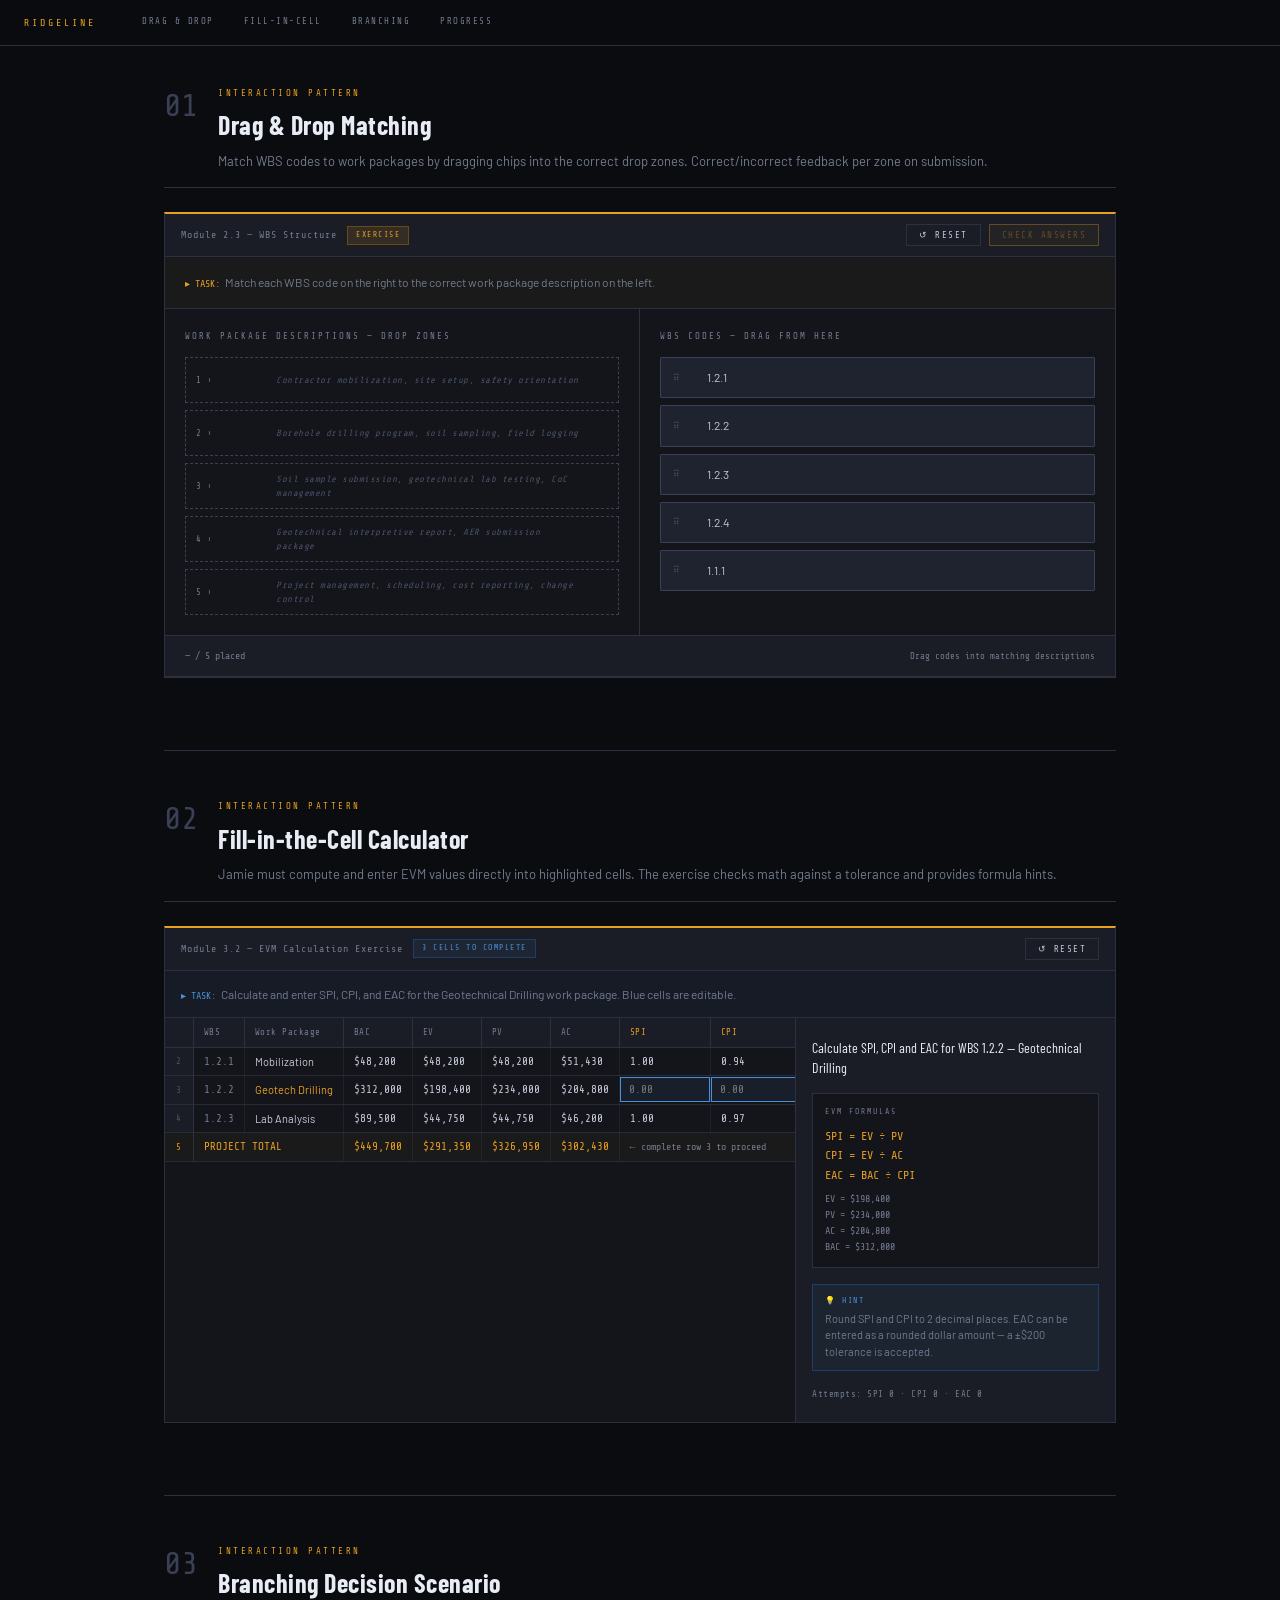
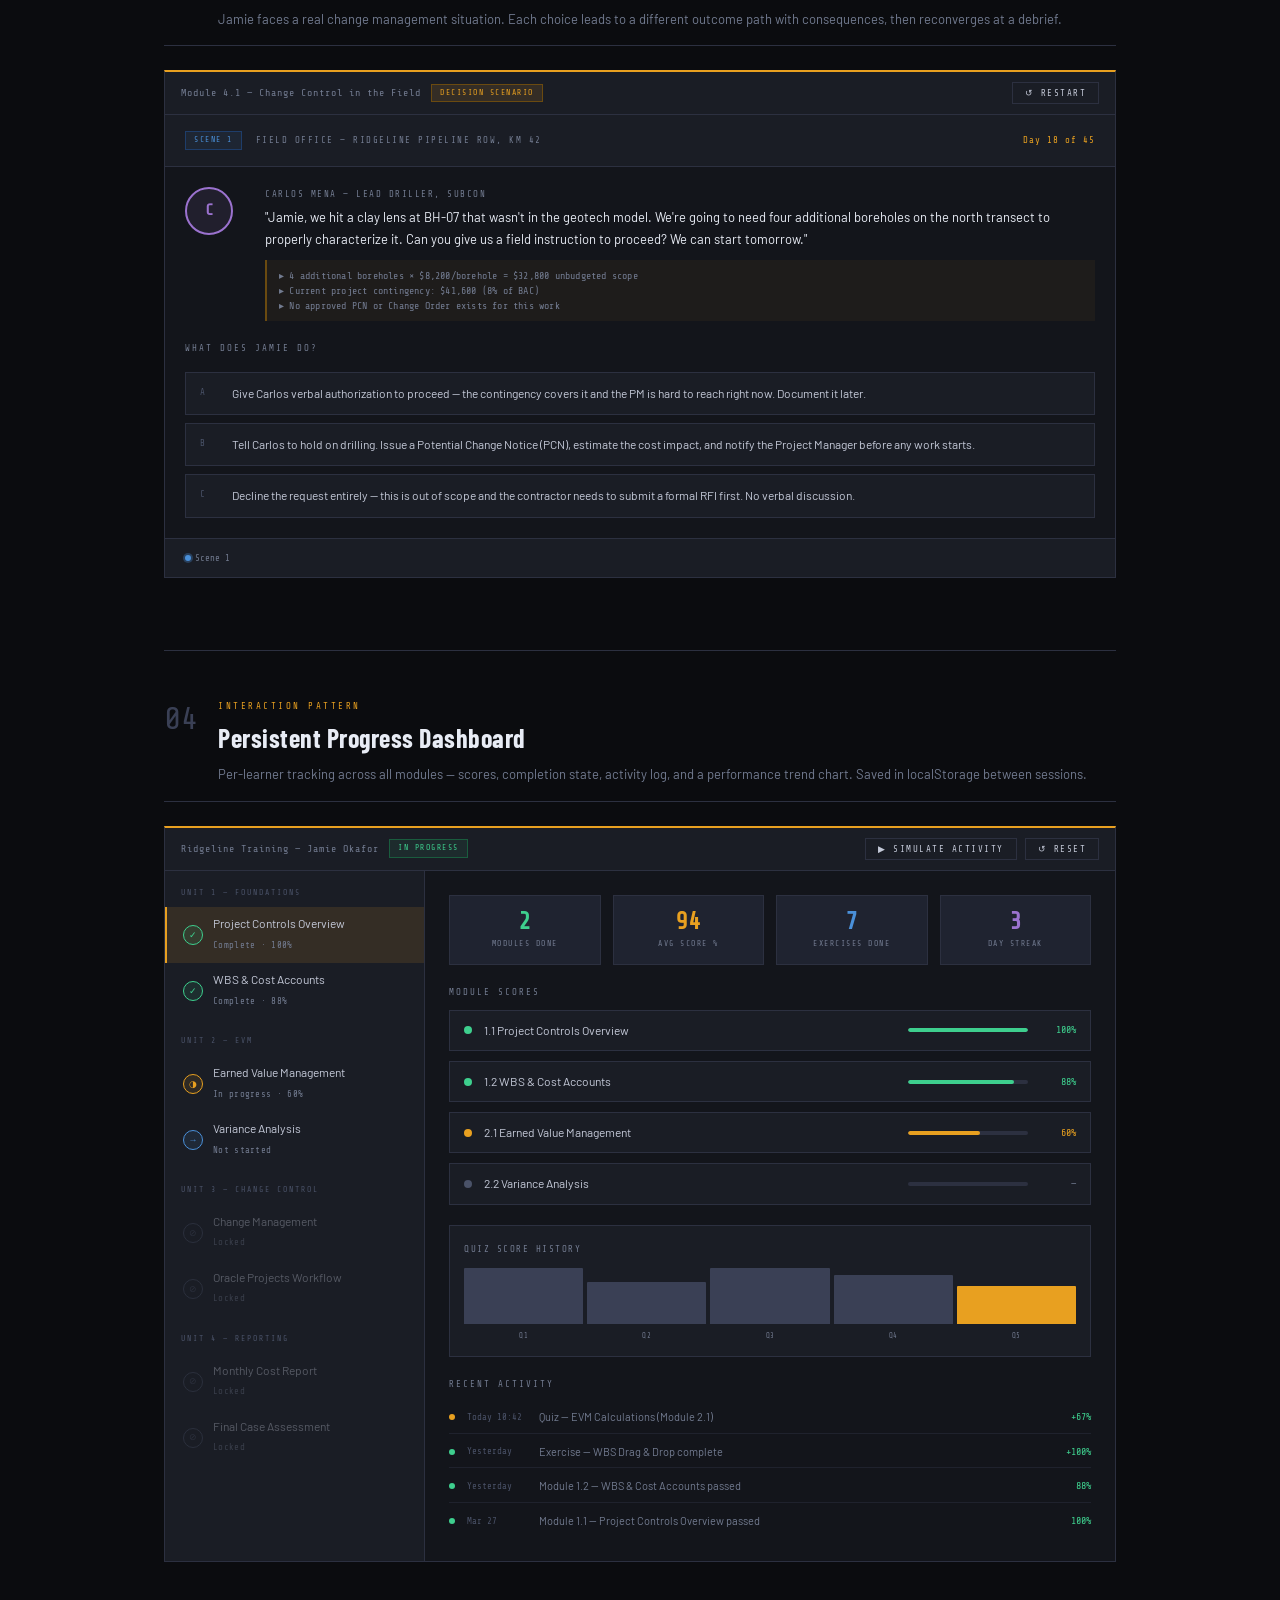
<file: quiz-ridgeline-patterns.html>
<!DOCTYPE html>
<html lang="en">
<head>
<meta charset="UTF-8">
<meta name="viewport" content="width=device-width, initial-scale=1.0">
<title>Ridgeline Training — Advanced Interaction Patterns</title>
<style>
@import url('https://fonts.googleapis.com/css2?family=Share+Tech+Mono&family=Barlow+Condensed:wght@300;400;600;700;900&family=Barlow:wght@300;400;500;600&display=swap');

:root {
  --ink:        #0b0c0f;
  --surface:    #13151b;
  --panel:      #1a1d25;
  --panel2:     #1f2330;
  --border:     #2c3040;
  --border2:    #3a4055;
  --muted:      #4a5268;
  --text:       #c4c9d8;
  --text-dim:   #727b90;
  --text-bright:#e8ecf5;
  --amber:      #e8a020;
  --amber-dim:  #6a4a10;
  --amber-glow: rgba(232,160,32,0.12);
  --green:      #3ecf8e;
  --green-dim:  #1a5c3e;
  --red:        #e05555;
  --red-dim:    #5c2222;
  --blue:       #4a90d9;
  --blue-dim:   #1e3d6a;
  --purple:     #9b72cf;
  --mono: 'Share Tech Mono', monospace;
  --cond: 'Barlow Condensed', sans-serif;
  --body: 'Barlow', sans-serif;
}

* { box-sizing: border-box; margin: 0; padding: 0; }
html { scroll-behavior: smooth; }

body {
  background: var(--ink);
  color: var(--text);
  font-family: var(--body);
  font-size: 14px;
  line-height: 1.6;
  min-height: 100vh;
}

/* ── NAV ─────────────────────────────────────────────── */
.site-nav {
  position: sticky;
  top: 0;
  z-index: 900;
  background: rgba(11,12,15,0.95);
  border-bottom: 1px solid var(--border);
  backdrop-filter: blur(8px);
  display: flex;
  align-items: center;
  gap: 0;
  padding: 0 24px;
  height: 46px;
}

.nav-brand {
  font-family: var(--mono);
  font-size: 10px;
  letter-spacing: 3px;
  text-transform: uppercase;
  color: var(--amber);
  margin-right: 32px;
  white-space: nowrap;
}

.nav-links {
  display: flex;
  gap: 2px;
  flex: 1;
  overflow-x: auto;
}

.nav-link {
  font-family: var(--mono);
  font-size: 9px;
  letter-spacing: 1.5px;
  text-transform: uppercase;
  color: var(--text-dim);
  text-decoration: none;
  padding: 6px 14px;
  border-bottom: 2px solid transparent;
  white-space: nowrap;
  transition: all 0.15s;
}

.nav-link:hover { color: var(--text); border-color: var(--border2); }
.nav-link.active { color: var(--amber); border-color: var(--amber); }

/* ── PAGE LAYOUT ─────────────────────────────────────── */
.page { max-width: 1000px; margin: 0 auto; padding: 40px 24px 80px; }

.pattern-section {
  margin-bottom: 72px;
  scroll-margin-top: 60px;
}

.pattern-header {
  display: flex;
  align-items: flex-start;
  gap: 20px;
  margin-bottom: 24px;
  padding-bottom: 16px;
  border-bottom: 1px solid var(--border);
}

.pattern-num {
  font-family: var(--mono);
  font-size: 32px;
  color: var(--border2);
  line-height: 1;
  flex-shrink: 0;
  margin-top: 4px;
}

.pattern-meta { flex: 1; }

.pattern-tag {
  font-family: var(--mono);
  font-size: 9px;
  letter-spacing: 2.5px;
  text-transform: uppercase;
  color: var(--amber);
  margin-bottom: 4px;
}

.pattern-title {
  font-family: var(--cond);
  font-size: 26px;
  font-weight: 700;
  letter-spacing: 0.5px;
  color: var(--text-bright);
  margin-bottom: 6px;
}

.pattern-desc {
  font-size: 13px;
  color: var(--text-dim);
  line-height: 1.5;
}

/* ── SHARED WIDGETS ──────────────────────────────────── */
.frame {
  background: var(--surface);
  border: 1px solid var(--border);
  border-top: 2px solid var(--amber);
}

.frame-bar {
  display: flex;
  align-items: center;
  justify-content: space-between;
  padding: 10px 16px;
  background: var(--panel);
  border-bottom: 1px solid var(--border);
}

.frame-title {
  font-family: var(--mono);
  font-size: 10px;
  letter-spacing: 1px;
  color: var(--text-dim);
  display: flex;
  align-items: center;
  gap: 10px;
}

.badge {
  font-family: var(--mono);
  font-size: 8px;
  letter-spacing: 1.5px;
  text-transform: uppercase;
  padding: 2px 8px;
  border: 1px solid;
}

.badge-amber { color: var(--amber); border-color: var(--amber-dim); background: var(--amber-glow); }
.badge-green { color: var(--green); border-color: var(--green-dim); background: rgba(62,207,142,0.08); }
.badge-blue  { color: var(--blue);  border-color: var(--blue-dim);  background: rgba(74,144,217,0.08); }
.badge-red   { color: var(--red);   border-color: var(--red-dim);   background: rgba(224,85,85,0.08); }

.btn {
  font-family: var(--mono);
  font-size: 10px;
  letter-spacing: 1.5px;
  text-transform: uppercase;
  padding: 8px 16px;
  border: 1px solid var(--border);
  background: transparent;
  color: var(--text);
  cursor: pointer;
  transition: all 0.15s;
  outline: none;
}
.btn:hover { border-color: var(--amber); color: var(--amber); background: var(--amber-glow); }
.btn-amber { border-color: var(--amber); color: var(--amber); background: var(--amber-glow); }
.btn-amber:hover { background: rgba(232,160,32,0.2); }
.btn-green { border-color: var(--green); color: var(--green); background: rgba(62,207,142,0.08); }
.btn-green:hover { background: rgba(62,207,142,0.18); }
.btn-sm { padding: 5px 12px; font-size: 9px; }
.btn:disabled { opacity: 0.35; cursor: not-allowed; }
.btn:disabled:hover { border-color: var(--border); color: var(--text); background: transparent; }

.feedback-strip {
  padding: 10px 16px;
  font-size: 12px;
  line-height: 1.5;
  border-top: 1px solid;
  display: none;
}
.feedback-strip.show { display: block; }
.feedback-strip.ok  { border-color: var(--green); background: rgba(62,207,142,0.05); color: var(--green); }
.feedback-strip.err { border-color: var(--red);   background: rgba(224,85,85,0.05);  color: #e08080; }
.feedback-strip .fb-tag {
  font-family: var(--mono);
  font-size: 9px;
  letter-spacing: 1.5px;
  text-transform: uppercase;
  display: block;
  margin-bottom: 3px;
  opacity: 0.7;
}

/* ═══════════════════════════════════════════════════════
   PATTERN 1 — DRAG & DROP
═══════════════════════════════════════════════════════ */

.dnd-layout {
  display: grid;
  grid-template-columns: 1fr 1fr;
  gap: 0;
  border-bottom: 1px solid var(--border);
}

.dnd-col {
  padding: 20px;
}

.dnd-col:first-child {
  border-right: 1px solid var(--border);
}

.dnd-col-label {
  font-family: var(--mono);
  font-size: 9px;
  letter-spacing: 2px;
  text-transform: uppercase;
  color: var(--text-dim);
  margin-bottom: 14px;
}

/* Source chips */
.chip-pool {
  display: flex;
  flex-direction: column;
  gap: 7px;
  min-height: 200px;
}

.chip {
  display: flex;
  align-items: center;
  gap: 10px;
  padding: 10px 12px;
  background: var(--panel2);
  border: 1px solid var(--border2);
  cursor: grab;
  font-size: 12px;
  color: var(--text);
  user-select: none;
  transition: all 0.12s;
  border-radius: 1px;
}

.chip:hover { border-color: var(--amber); background: var(--amber-glow); }
.chip.dragging { opacity: 0.4; cursor: grabbing; }
.chip.placed { opacity: 0.3; cursor: default; pointer-events: none; }

.chip-icon {
  font-family: var(--mono);
  font-size: 9px;
  color: var(--muted);
  min-width: 24px;
}

/* Drop zones */
.drop-zones {
  display: flex;
  flex-direction: column;
  gap: 7px;
}

.drop-zone {
  min-height: 46px;
  border: 1px dashed var(--border2);
  padding: 6px 10px;
  display: flex;
  align-items: center;
  gap: 10px;
  transition: all 0.12s;
  position: relative;
}

.drop-zone.over {
  border-color: var(--amber);
  background: var(--amber-glow);
}

.drop-zone.filled-ok {
  border-color: var(--green);
  border-style: solid;
  background: rgba(62,207,142,0.05);
}

.drop-zone.filled-err {
  border-color: var(--red);
  border-style: solid;
  background: rgba(224,85,85,0.05);
}

.zone-label {
  font-family: var(--mono);
  font-size: 9px;
  color: var(--text-dim);
  letter-spacing: 0.5px;
  min-width: 70px;
}

.zone-content {
  flex: 1;
  font-size: 11px;
}

.zone-placeholder {
  font-family: var(--mono);
  font-size: 9px;
  color: var(--muted);
  letter-spacing: 0.5px;
  font-style: italic;
}

.zone-chip {
  display: flex;
  align-items: center;
  gap: 8px;
  font-size: 12px;
}

.zone-chip .remove-btn {
  font-size: 12px;
  color: var(--muted);
  cursor: pointer;
  background: none;
  border: none;
  line-height: 1;
  padding: 0 2px;
  transition: color 0.1s;
}
.zone-chip .remove-btn:hover { color: var(--red); }

.zone-status {
  font-family: var(--mono);
  font-size: 11px;
  width: 16px;
  text-align: center;
}

.dnd-footer {
  padding: 12px 20px;
  display: flex;
  align-items: center;
  justify-content: space-between;
  border-bottom: 1px solid var(--border);
  background: var(--panel);
}

.dnd-score {
  font-family: var(--mono);
  font-size: 10px;
  color: var(--text-dim);
}

/* ═══════════════════════════════════════════════════════
   PATTERN 2 — FILL IN THE CELL
═══════════════════════════════════════════════════════ */

.calc-layout {
  display: grid;
  grid-template-columns: 1fr 320px;
  gap: 0;
}

.calc-sheet { overflow-x: auto; }

.sheet-table {
  width: 100%;
  border-collapse: collapse;
  font-family: var(--mono);
  font-size: 11px;
}

.sheet-table th {
  background: var(--panel);
  color: var(--text-dim);
  text-align: left;
  padding: 7px 10px;
  font-weight: 400;
  letter-spacing: 0.5px;
  border-bottom: 1px solid var(--border);
  border-right: 1px solid var(--border);
  font-size: 9px;
  white-space: nowrap;
}

.sheet-table td {
  padding: 5px 10px;
  border-bottom: 1px solid rgba(44,48,64,0.8);
  border-right: 1px solid rgba(44,48,64,0.5);
  color: var(--text);
  white-space: nowrap;
  vertical-align: middle;
}

.sheet-table .row-num {
  color: var(--muted);
  background: var(--panel);
  border-right: 1px solid var(--border);
  min-width: 28px;
  text-align: center;
  font-size: 9px;
  padding: 5px 6px;
}

.sheet-table .total-row td {
  background: rgba(232,160,32,0.04);
  color: var(--amber);
  border-top: 1px solid var(--amber-dim);
}

.sheet-table .wbs-col { color: var(--text-dim); }
.sheet-table .label-col { color: var(--text); font-family: var(--body); }

/* Input cell */
.fill-cell {
  padding: 0 !important;
}

.fill-input {
  width: 100%;
  background: rgba(74,144,217,0.08);
  border: 1px solid var(--blue);
  color: var(--blue);
  font-family: var(--mono);
  font-size: 11px;
  padding: 5px 8px;
  outline: none;
  transition: all 0.15s;
  min-width: 90px;
}

.fill-input:focus {
  background: rgba(74,144,217,0.15);
  border-color: #6aabf0;
  color: var(--text-bright);
}

.fill-input.input-ok {
  background: rgba(62,207,142,0.1);
  border-color: var(--green);
  color: var(--green);
}

.fill-input.input-err {
  background: rgba(224,85,85,0.1);
  border-color: var(--red);
  color: var(--red);
  animation: shake 0.3s ease;
}

@keyframes shake {
  0%,100% { transform: translateX(0); }
  25%      { transform: translateX(-4px); }
  75%      { transform: translateX(4px); }
}

/* Sidebar */
.calc-sidebar {
  border-left: 1px solid var(--border);
  padding: 20px 16px;
  background: var(--panel);
  display: flex;
  flex-direction: column;
  gap: 16px;
}

.formula-box {
  background: var(--surface);
  border: 1px solid var(--border);
  padding: 12px;
}

.formula-label {
  font-family: var(--mono);
  font-size: 8px;
  letter-spacing: 2px;
  text-transform: uppercase;
  color: var(--text-dim);
  margin-bottom: 8px;
}

.formula-text {
  font-family: var(--mono);
  font-size: 12px;
  color: var(--amber);
  line-height: 1.6;
}

.formula-def {
  font-family: var(--mono);
  font-size: 10px;
  color: var(--text-dim);
  margin-top: 6px;
  line-height: 1.6;
}

.hint-box {
  background: rgba(74,144,217,0.06);
  border: 1px solid var(--blue-dim);
  padding: 10px 12px;
  font-size: 11px;
  color: var(--text-dim);
  line-height: 1.5;
}

.hint-box .hint-tag {
  font-family: var(--mono);
  font-size: 8px;
  letter-spacing: 1.5px;
  text-transform: uppercase;
  color: var(--blue);
  display: block;
  margin-bottom: 4px;
}

.calc-question {
  font-family: var(--cond);
  font-size: 14px;
  color: var(--text-bright);
  line-height: 1.4;
}

.attempt-track {
  font-family: var(--mono);
  font-size: 9px;
  color: var(--text-dim);
  letter-spacing: 0.5px;
}

/* ═══════════════════════════════════════════════════════
   PATTERN 3 — BRANCHING SCENARIO
═══════════════════════════════════════════════════════ */

.scenario-shell {
  position: relative;
  overflow: hidden;
}

/* Scene display */
.scene {
  display: none;
  animation: sceneIn 0.3s ease;
}
.scene.active { display: block; }

@keyframes sceneIn {
  from { opacity: 0; transform: translateY(8px); }
  to   { opacity: 1; transform: translateY(0); }
}

.scene-header {
  display: flex;
  align-items: center;
  gap: 14px;
  padding: 16px 20px;
  border-bottom: 1px solid var(--border);
  background: var(--panel);
}

.scene-loc {
  font-family: var(--mono);
  font-size: 9px;
  letter-spacing: 1.5px;
  text-transform: uppercase;
  color: var(--text-dim);
}

.scene-day {
  font-family: var(--mono);
  font-size: 9px;
  color: var(--amber);
  margin-left: auto;
  letter-spacing: 1px;
}

/* Character + dialogue */
.scene-body {
  display: grid;
  grid-template-columns: 64px 1fr;
  gap: 0;
  padding: 20px;
  min-height: 160px;
}

.char-avatar {
  width: 48px;
  height: 48px;
  border-radius: 50%;
  display: flex;
  align-items: center;
  justify-content: center;
  font-family: var(--mono);
  font-size: 16px;
  font-weight: 700;
  flex-shrink: 0;
  border: 2px solid;
}

.char-jamie { background: rgba(232,160,32,0.1); border-color: var(--amber); color: var(--amber); }
.char-pm    { background: rgba(74,144,217,0.1);  border-color: var(--blue);  color: var(--blue); }
.char-cont  { background: rgba(155,114,207,0.1); border-color: var(--purple); color: var(--purple); }

.dialogue-block {
  padding-left: 16px;
}

.char-name {
  font-family: var(--mono);
  font-size: 9px;
  letter-spacing: 1.5px;
  text-transform: uppercase;
  color: var(--text-dim);
  margin-bottom: 6px;
}

.dialogue-text {
  font-family: var(--body);
  font-size: 13px;
  color: var(--text-bright);
  line-height: 1.65;
  margin-bottom: 10px;
}

.situation-box {
  background: rgba(232,160,32,0.05);
  border-left: 2px solid var(--amber-dim);
  padding: 8px 12px;
  margin-top: 6px;
  font-family: var(--mono);
  font-size: 10px;
  color: var(--text-dim);
  line-height: 1.5;
  letter-spacing: 0.2px;
}

/* Choices */
.scene-choices {
  padding: 0 20px 20px;
  display: flex;
  flex-direction: column;
  gap: 8px;
}

.choice-prompt {
  font-family: var(--mono);
  font-size: 9px;
  letter-spacing: 2px;
  text-transform: uppercase;
  color: var(--text-dim);
  margin-bottom: 8px;
}

.choice-btn {
  display: flex;
  align-items: flex-start;
  gap: 12px;
  padding: 12px 14px;
  background: var(--panel);
  border: 1px solid var(--border);
  cursor: pointer;
  text-align: left;
  transition: all 0.12s;
  font-family: var(--body);
  font-size: 12px;
  color: var(--text);
  line-height: 1.45;
  width: 100%;
}

.choice-btn:hover {
  border-color: var(--amber);
  background: var(--amber-glow);
  color: var(--text-bright);
}

.choice-key {
  font-family: var(--mono);
  font-size: 9px;
  color: var(--muted);
  min-width: 20px;
  margin-top: 1px;
}

/* Outcome scenes */
.outcome-banner {
  padding: 12px 20px;
  border-bottom: 1px solid;
  font-family: var(--mono);
  font-size: 10px;
  letter-spacing: 1px;
  display: flex;
  align-items: center;
  gap: 10px;
}

.outcome-banner.good { border-color: var(--green-dim); background: rgba(62,207,142,0.05); color: var(--green); }
.outcome-banner.bad  { border-color: var(--red-dim);   background: rgba(224,85,85,0.05);  color: var(--red); }
.outcome-banner.warn { border-color: var(--amber-dim); background: var(--amber-glow);     color: var(--amber); }

.outcome-label {
  font-size: 9px;
  letter-spacing: 2px;
  text-transform: uppercase;
  opacity: 0.7;
}

/* Debrief */
.debrief-box {
  margin: 16px 20px;
  background: var(--panel2);
  border: 1px solid var(--border);
  padding: 14px 16px;
}

.debrief-label {
  font-family: var(--mono);
  font-size: 8px;
  letter-spacing: 2.5px;
  text-transform: uppercase;
  color: var(--text-dim);
  margin-bottom: 8px;
}

.debrief-text {
  font-size: 12px;
  color: var(--text);
  line-height: 1.6;
}

/* Path tracker */
.path-tracker {
  padding: 12px 20px;
  background: var(--panel);
  border-top: 1px solid var(--border);
  display: flex;
  align-items: center;
  gap: 6px;
  flex-wrap: wrap;
}

.path-step {
  font-family: var(--mono);
  font-size: 9px;
  color: var(--text-dim);
  display: flex;
  align-items: center;
  gap: 4px;
}

.path-step .step-dot {
  width: 6px;
  height: 6px;
  border-radius: 50%;
  background: var(--muted);
}

.path-step.good .step-dot { background: var(--green); }
.path-step.bad  .step-dot { background: var(--red); }
.path-step.warn .step-dot { background: var(--amber); }
.path-step.current .step-dot { background: var(--blue); box-shadow: 0 0 0 2px rgba(74,144,217,0.3); }

.path-arrow { color: var(--muted); font-size: 10px; }

/* ═══════════════════════════════════════════════════════
   PATTERN 4 — PROGRESS TRACKER
═══════════════════════════════════════════════════════ */

.tracker-grid {
  display: grid;
  grid-template-columns: 260px 1fr;
  gap: 0;
  min-height: 480px;
}

/* Module tree */
.module-tree {
  border-right: 1px solid var(--border);
  padding: 16px 0;
  background: var(--panel);
  overflow-y: auto;
}

.tree-section-label {
  font-family: var(--mono);
  font-size: 8px;
  letter-spacing: 2px;
  text-transform: uppercase;
  color: var(--muted);
  padding: 0 16px;
  margin-bottom: 8px;
  margin-top: 16px;
}

.tree-section-label:first-child { margin-top: 0; }

.tree-item {
  display: flex;
  align-items: center;
  gap: 10px;
  padding: 9px 16px;
  cursor: pointer;
  transition: background 0.1s;
  border-left: 2px solid transparent;
}

.tree-item:hover { background: rgba(255,255,255,0.03); }

.tree-item.active {
  background: var(--amber-glow);
  border-left-color: var(--amber);
}

.tree-item.locked {
  opacity: 0.35;
  cursor: not-allowed;
}

.tree-icon {
  width: 20px;
  height: 20px;
  border-radius: 50%;
  display: flex;
  align-items: center;
  justify-content: center;
  font-size: 9px;
  flex-shrink: 0;
  border: 1px solid;
}

.icon-complete { background: rgba(62,207,142,0.1); border-color: var(--green); color: var(--green); }
.icon-partial  { background: rgba(232,160,32,0.1); border-color: var(--amber); color: var(--amber); }
.icon-locked   { background: transparent; border-color: var(--muted); color: var(--muted); }
.icon-active   { background: rgba(74,144,217,0.1); border-color: var(--blue); color: var(--blue); }

.tree-text { flex: 1; }
.tree-name {
  font-size: 12px;
  color: var(--text);
  display: block;
  line-height: 1.3;
}
.tree-sub {
  font-family: var(--mono);
  font-size: 9px;
  color: var(--text-dim);
  letter-spacing: 0.3px;
}

/* Detail panel */
.detail-panel {
  padding: 24px;
  display: flex;
  flex-direction: column;
  gap: 20px;
}

/* Score summary row */
.score-row {
  display: grid;
  grid-template-columns: repeat(4, 1fr);
  gap: 12px;
}

.score-card {
  background: var(--panel2);
  border: 1px solid var(--border);
  padding: 14px 12px;
  text-align: center;
}

.score-val {
  font-family: var(--mono);
  font-size: 24px;
  font-weight: 700;
  line-height: 1;
  margin-bottom: 4px;
}

.score-label {
  font-family: var(--mono);
  font-size: 8px;
  letter-spacing: 1.5px;
  text-transform: uppercase;
  color: var(--text-dim);
}

/* Module breakdown */
.module-breakdown { display: flex; flex-direction: column; gap: 10px; }

.module-row {
  display: flex;
  align-items: center;
  gap: 12px;
  padding: 10px 14px;
  background: var(--panel);
  border: 1px solid var(--border);
  cursor: pointer;
  transition: border-color 0.12s;
}

.module-row:hover { border-color: var(--border2); }

.mod-status-dot {
  width: 8px;
  height: 8px;
  border-radius: 50%;
  flex-shrink: 0;
}

.dot-green  { background: var(--green); }
.dot-amber  { background: var(--amber); }
.dot-muted  { background: var(--muted); }
.dot-blue   { background: var(--blue); }

.mod-name {
  flex: 1;
  font-size: 12px;
  color: var(--text);
}

.mod-bar-wrap {
  width: 120px;
  height: 4px;
  background: var(--border);
  border-radius: 2px;
  overflow: hidden;
}

.mod-bar-fill {
  height: 100%;
  border-radius: 2px;
  transition: width 0.6s ease;
}

.mod-score-label {
  font-family: var(--mono);
  font-size: 10px;
  color: var(--text-dim);
  min-width: 36px;
  text-align: right;
}

/* Activity log */
.activity-log { display: flex; flex-direction: column; gap: 2px; }

.log-row {
  display: flex;
  align-items: center;
  gap: 12px;
  padding: 7px 0;
  border-bottom: 1px solid rgba(44,48,64,0.5);
  font-size: 11px;
}

.log-row:last-child { border-bottom: none; }

.log-dot {
  width: 6px;
  height: 6px;
  border-radius: 50%;
  flex-shrink: 0;
}

.log-time {
  font-family: var(--mono);
  font-size: 9px;
  color: var(--muted);
  min-width: 60px;
}

.log-text { flex: 1; color: var(--text-dim); }
.log-pts {
  font-family: var(--mono);
  font-size: 10px;
  color: var(--green);
}

/* Mini chart */
.mini-chart {
  height: 60px;
  display: flex;
  align-items: flex-end;
  gap: 4px;
  padding: 0 0 4px;
}

.chart-bar {
  flex: 1;
  background: var(--border2);
  border-radius: 1px 1px 0 0;
  transition: background 0.2s;
  position: relative;
  cursor: pointer;
  min-width: 8px;
}

.chart-bar:hover { background: var(--amber); }
.chart-bar.active { background: var(--amber); }

.chart-bar .bar-label {
  position: absolute;
  bottom: -18px;
  left: 50%;
  transform: translateX(-50%);
  font-family: var(--mono);
  font-size: 7px;
  color: var(--text-dim);
  white-space: nowrap;
  letter-spacing: 0.3px;
}

.chart-wrap {
  background: var(--panel);
  border: 1px solid var(--border);
  padding: 16px 14px 28px;
}

.chart-title {
  font-family: var(--mono);
  font-size: 9px;
  letter-spacing: 1.5px;
  text-transform: uppercase;
  color: var(--text-dim);
  margin-bottom: 12px;
}

/* Separator */
.sep { height: 1px; background: var(--border); margin: 48px 0; }
</style>
</head>
<body>

<!-- NAV -->
<nav class="site-nav">
  <span class="nav-brand">Ridgeline</span>
  <div class="nav-links">
    <a href="#p1" class="nav-link active">Drag &amp; Drop</a>
    <a href="#p2" class="nav-link">Fill-in-Cell</a>
    <a href="#p3" class="nav-link">Branching</a>
    <a href="#p4" class="nav-link">Progress</a>
  </div>
</nav>

<div class="page">

<!-- ═══════════════════════════════════════════════════════
     PATTERN 1 — DRAG & DROP
═══════════════════════════════════════════════════════ -->
<section class="pattern-section" id="p1">
  <div class="pattern-header">
    <div class="pattern-num">01</div>
    <div class="pattern-meta">
      <div class="pattern-tag">Interaction Pattern</div>
      <div class="pattern-title">Drag &amp; Drop Matching</div>
      <div class="pattern-desc">Match WBS codes to work packages by dragging chips into the correct drop zones. Correct/incorrect feedback per zone on submission.</div>
    </div>
  </div>

  <div class="frame">
    <div class="frame-bar">
      <div class="frame-title">Module 2.3 — WBS Structure <span class="badge badge-amber">Exercise</span></div>
      <div style="display:flex;gap:8px;">
        <button class="btn btn-sm" onclick="resetDnd()">↺ Reset</button>
        <button class="btn btn-sm btn-amber" id="dndCheckBtn" onclick="checkDnd()" disabled>Check Answers</button>
      </div>
    </div>

    <div style="padding:14px 20px; background:rgba(232,160,32,0.04); border-bottom:1px solid var(--border);">
      <span style="font-family:var(--mono);font-size:10px;color:var(--amber);">▸ TASK: </span>
      <span style="font-size:12px;color:var(--text-dim);">Match each WBS code on the right to the correct work package description on the left.</span>
    </div>

    <div class="dnd-layout">
      <div class="dnd-col">
        <div class="dnd-col-label">Work Package Descriptions — Drop zones</div>
        <div class="drop-zones">
          <div class="drop-zone" id="zone-mob" data-answer="1.2.1" ondragover="dzOver(event,this)" ondragleave="dzLeave(this)" ondrop="dzDrop(event,this)">
            <span class="zone-label">1 ›</span>
            <div class="zone-content">
              <div class="zone-placeholder" id="zph-mob">Contractor mobilization, site setup, safety orientation</div>
            </div>
            <span class="zone-status" id="zst-mob"></span>
          </div>
          <div class="drop-zone" id="zone-drill" data-answer="1.2.2" ondragover="dzOver(event,this)" ondragleave="dzLeave(this)" ondrop="dzDrop(event,this)">
            <span class="zone-label">2 ›</span>
            <div class="zone-content">
              <div class="zone-placeholder" id="zph-drill">Borehole drilling program, soil sampling, field logging</div>
            </div>
            <span class="zone-status" id="zst-drill"></span>
          </div>
          <div class="drop-zone" id="zone-lab" data-answer="1.2.3" ondragover="dzOver(event,this)" ondragleave="dzLeave(this)" ondrop="dzDrop(event,this)">
            <span class="zone-label">3 ›</span>
            <div class="zone-content">
              <div class="zone-placeholder" id="zph-lab">Soil sample submission, geotechnical lab testing, CoC management</div>
            </div>
            <span class="zone-status" id="zst-lab"></span>
          </div>
          <div class="drop-zone" id="zone-rep" data-answer="1.2.4" ondragover="dzOver(event,this)" ondragleave="dzLeave(this)" ondrop="dzDrop(event,this)">
            <span class="zone-label">4 ›</span>
            <div class="zone-content">
              <div class="zone-placeholder" id="zph-rep">Geotechnical interpretive report, AER submission package</div>
            </div>
            <span class="zone-status" id="zst-rep"></span>
          </div>
          <div class="drop-zone" id="zone-pm" data-answer="1.1.1" ondragover="dzOver(event,this)" ondragleave="dzLeave(this)" ondrop="dzDrop(event,this)">
            <span class="zone-label">5 ›</span>
            <div class="zone-content">
              <div class="zone-placeholder" id="zph-pm">Project management, scheduling, cost reporting, change control</div>
            </div>
            <span class="zone-status" id="zst-pm"></span>
          </div>
        </div>
      </div>

      <div class="dnd-col">
        <div class="dnd-col-label">WBS Codes — Drag from here</div>
        <div class="chip-pool" id="chipPool">
          <div class="chip" draggable="true" id="chip-121" data-code="1.2.1" ondragstart="chipDragStart(event,this)">
            <span class="chip-icon">⠿</span><span>1.2.1</span>
          </div>
          <div class="chip" draggable="true" id="chip-122" data-code="1.2.2" ondragstart="chipDragStart(event,this)">
            <span class="chip-icon">⠿</span><span>1.2.2</span>
          </div>
          <div class="chip" draggable="true" id="chip-123" data-code="1.2.3" ondragstart="chipDragStart(event,this)">
            <span class="chip-icon">⠿</span><span>1.2.3</span>
          </div>
          <div class="chip" draggable="true" id="chip-124" data-code="1.2.4" ondragstart="chipDragStart(event,this)">
            <span class="chip-icon">⠿</span><span>1.2.4</span>
          </div>
          <div class="chip" draggable="true" id="chip-111" data-code="1.1.1" ondragstart="chipDragStart(event,this)">
            <span class="chip-icon">⠿</span><span>1.1.1</span>
          </div>
        </div>
      </div>
    </div>

    <div class="dnd-footer">
      <span class="dnd-score" id="dndScoreLabel">— / 5 placed</span>
      <span style="font-family:var(--mono);font-size:9px;color:var(--text-dim);">Drag codes into matching descriptions</span>
    </div>
    <div class="feedback-strip" id="dndFeedback"></div>
  </div>
</section>

<div class="sep"></div>

<!-- ═══════════════════════════════════════════════════════
     PATTERN 2 — FILL IN THE CELL
═══════════════════════════════════════════════════════ -->
<section class="pattern-section" id="p2">
  <div class="pattern-header">
    <div class="pattern-num">02</div>
    <div class="pattern-meta">
      <div class="pattern-tag">Interaction Pattern</div>
      <div class="pattern-title">Fill-in-the-Cell Calculator</div>
      <div class="pattern-desc">Jamie must compute and enter EVM values directly into highlighted cells. The exercise checks math against a tolerance and provides formula hints.</div>
    </div>
  </div>

  <div class="frame">
    <div class="frame-bar">
      <div class="frame-title">Module 3.2 — EVM Calculation Exercise <span class="badge badge-blue">3 cells to complete</span></div>
      <button class="btn btn-sm" onclick="resetCalc()">↺ Reset</button>
    </div>

    <div style="padding:12px 16px; background:rgba(74,144,217,0.05); border-bottom:1px solid var(--border);">
      <span style="font-family:var(--mono);font-size:10px;color:var(--blue);">▸ TASK: </span>
      <span style="font-size:12px;color:var(--text-dim);">Calculate and enter SPI, CPI, and EAC for the Geotechnical Drilling work package. Blue cells are editable.</span>
    </div>

    <div class="calc-layout">
      <div class="calc-sheet">
        <table class="sheet-table">
          <thead>
            <tr>
              <th class="row-num"></th>
              <th>WBS</th>
              <th>Work Package</th>
              <th>BAC</th>
              <th>EV</th>
              <th>PV</th>
              <th>AC</th>
              <th style="color:var(--amber)">SPI</th>
              <th style="color:var(--amber)">CPI</th>
              <th style="color:var(--amber)">EAC</th>
            </tr>
          </thead>
          <tbody>
            <tr>
              <td class="row-num">2</td>
              <td class="wbs-col">1.2.1</td>
              <td class="label-col">Mobilization</td>
              <td>$48,200</td>
              <td>$48,200</td>
              <td>$48,200</td>
              <td>$51,430</td>
              <td>1.00</td>
              <td>0.94</td>
              <td>$51,430</td>
            </tr>
            <tr>
              <td class="row-num">3</td>
              <td class="wbs-col">1.2.2</td>
              <td class="label-col" style="color:var(--amber)">Geotech Drilling</td>
              <td>$312,000</td>
              <td>$198,400</td>
              <td>$234,000</td>
              <td>$204,800</td>
              <td class="fill-cell"><input class="fill-input" id="spi-input" placeholder="0.00" oninput="calcCheck('spi')" onkeydown="if(event.key==='Enter')calcCheck('spi',true)"></td>
              <td class="fill-cell"><input class="fill-input" id="cpi-input" placeholder="0.00" oninput="calcCheck('cpi')" onkeydown="if(event.key==='Enter')calcCheck('cpi',true)"></td>
              <td class="fill-cell"><input class="fill-input" id="eac-input" placeholder="$0" oninput="calcCheck('eac')" onkeydown="if(event.key==='Enter')calcCheck('eac',true)"></td>
            </tr>
            <tr>
              <td class="row-num">4</td>
              <td class="wbs-col">1.2.3</td>
              <td class="label-col">Lab Analysis</td>
              <td>$89,500</td>
              <td>$44,750</td>
              <td>$44,750</td>
              <td>$46,200</td>
              <td>1.00</td>
              <td>0.97</td>
              <td>$92,281</td>
            </tr>
            <tr class="total-row">
              <td class="row-num">5</td>
              <td colspan="2">PROJECT TOTAL</td>
              <td>$449,700</td>
              <td>$291,350</td>
              <td>$326,950</td>
              <td>$302,430</td>
              <td colspan="3" style="font-size:10px;color:var(--text-dim);font-family:var(--mono);">← complete row 3 to proceed</td>
            </tr>
          </tbody>
        </table>
      </div>

      <div class="calc-sidebar">
        <div class="calc-question">Calculate SPI, CPI and EAC for WBS 1.2.2 — Geotechnical Drilling</div>

        <div class="formula-box">
          <div class="formula-label">EVM Formulas</div>
          <div class="formula-text">
            SPI = EV ÷ PV<br>
            CPI = EV ÷ AC<br>
            EAC = BAC ÷ CPI
          </div>
          <div class="formula-def">
            EV = $198,400<br>
            PV = $234,000<br>
            AC = $204,800<br>
            BAC = $312,000
          </div>
        </div>

        <div class="hint-box">
          <span class="hint-tag">💡 Hint</span>
          Round SPI and CPI to 2 decimal places. EAC can be entered as a rounded dollar amount — a ±$200 tolerance is accepted.
        </div>

        <div class="attempt-track" id="calcAttempts">Attempts: SPI 0 · CPI 0 · EAC 0</div>
      </div>
    </div>

    <div class="feedback-strip" id="calcFeedback"></div>
  </div>
</section>

<div class="sep"></div>

<!-- ═══════════════════════════════════════════════════════
     PATTERN 3 — BRANCHING SCENARIO
═══════════════════════════════════════════════════════ -->
<section class="pattern-section" id="p3">
  <div class="pattern-header">
    <div class="pattern-num">03</div>
    <div class="pattern-meta">
      <div class="pattern-tag">Interaction Pattern</div>
      <div class="pattern-title">Branching Decision Scenario</div>
      <div class="pattern-desc">Jamie faces a real change management situation. Each choice leads to a different outcome path with consequences, then reconverges at a debrief.</div>
    </div>
  </div>

  <div class="frame">
    <div class="frame-bar">
      <div class="frame-title">Module 4.1 — Change Control in the Field <span class="badge badge-amber">Decision Scenario</span></div>
      <button class="btn btn-sm" onclick="resetScenario()">↺ Restart</button>
    </div>

    <!-- SCENE: Opening -->
    <div class="scene active" id="scene-start">
      <div class="scene-header">
        <span class="badge badge-blue">Scene 1</span>
        <span class="scene-loc">Field Office — Ridgeline Pipeline ROW, km 42</span>
        <span class="scene-day">Day 18 of 45</span>
      </div>
      <div class="scene-body">
        <div class="char-avatar char-cont">C</div>
        <div class="dialogue-block">
          <div class="char-name">Carlos Mena — Lead Driller, SubCon</div>
          <div class="dialogue-text">"Jamie, we hit a clay lens at BH-07 that wasn't in the geotech model. We're going to need four additional boreholes on the north transect to properly characterize it. Can you give us a field instruction to proceed? We can start tomorrow."</div>
          <div class="situation-box">
            ▸ 4 additional boreholes × $8,200/borehole = $32,800 unbudgeted scope<br>
            ▸ Current project contingency: $41,600 (8% of BAC)<br>
            ▸ No approved PCN or Change Order exists for this work
          </div>
        </div>
      </div>
      <div class="scene-choices">
        <div class="choice-prompt">What does Jamie do?</div>
        <button class="choice-btn" onclick="goScene('scene-verbal-auth')">
          <span class="choice-key">A</span>
          <span>Give Carlos verbal authorization to proceed — the contingency covers it and the PM is hard to reach right now. Document it later.</span>
        </button>
        <button class="choice-btn" onclick="goScene('scene-pcn')">
          <span class="choice-key">B</span>
          <span>Tell Carlos to hold on drilling. Issue a Potential Change Notice (PCN), estimate the cost impact, and notify the Project Manager before any work starts.</span>
        </button>
        <button class="choice-btn" onclick="goScene('scene-reject')">
          <span class="choice-key">C</span>
          <span>Decline the request entirely — this is out of scope and the contractor needs to submit a formal RFI first. No verbal discussion.</span>
        </button>
      </div>
      <div class="path-tracker" id="pathTracker-start">
        <div class="path-step current"><div class="step-dot"></div><span>Scene 1</span></div>
      </div>
    </div>

    <!-- SCENE: Verbal Auth (wrong) -->
    <div class="scene" id="scene-verbal-auth">
      <div class="outcome-banner bad">
        <span>⚠</span><span class="outcome-label">Consequence Path</span><span>— Unauthorized scope commitment</span>
      </div>
      <div class="scene-header">
        <span class="badge badge-red">Scene 2A</span>
        <span class="scene-loc">Field Office → Project Manager's Inbox — 3 days later</span>
        <span class="scene-day">Day 21</span>
      </div>
      <div class="scene-body">
        <div class="char-avatar char-pm">PM</div>
        <div class="dialogue-block">
          <div class="char-name">Priya Desai — Project Manager</div>
          <div class="dialogue-text">"Jamie — I'm looking at an invoice from SubCon for four boreholes that aren't in our approved scope. There's no PCN, no Change Order, no paper trail. The client is asking questions. What happened?"</div>
          <div class="situation-box">
            ▸ Invoice: $32,800 posted to WBS 1.2.2 without approval<br>
            ▸ Contingency was drawn down without PM authorization<br>
            ▸ Client (AER consultant) flagged the cost discrepancy in their review
          </div>
        </div>
      </div>
      <div class="scene-choices">
        <div class="choice-prompt">Jamie needs to respond. What now?</div>
        <button class="choice-btn" onclick="goScene('scene-debrief-verbal')">
          <span class="choice-key">→</span>
          <span>Acknowledge the error, initiate a retroactive PCN/Change Order, and escalate to the PM for client notification. Accept the lesson.</span>
        </button>
      </div>
      <div class="path-tracker">
        <div class="path-step good"><div class="step-dot"></div><span>Scene 1</span></div>
        <span class="path-arrow">›</span>
        <div class="path-step bad current"><div class="step-dot"></div><span>2A — Unauthorized</span></div>
      </div>
    </div>

    <!-- SCENE: PCN (correct) -->
    <div class="scene" id="scene-pcn">
      <div class="outcome-banner good">
        <span>✓</span><span class="outcome-label">Correct Path</span><span>— Change control initiated</span>
      </div>
      <div class="scene-header">
        <span class="badge badge-green">Scene 2B</span>
        <span class="scene-loc">Field Office → Oracle Projects → PM Notification</span>
        <span class="scene-day">Day 18 — same afternoon</span>
      </div>
      <div class="scene-body">
        <div class="char-avatar char-jamie">J</div>
        <div class="dialogue-block">
          <div class="char-name">Jamie Okafor — Project Coordinator</div>
          <div class="dialogue-text">Jamie tells Carlos to stand by. She opens Oracle Projects, logs a Potential Change Notice, attaches Carlos's field note, and sends a notification to Priya with a cost estimate of $32,800. Priya responds in 2 hours with a preliminary approval to proceed, pending a formal Change Order from the client by end of week.</div>
          <div class="situation-box">
            ▸ PCN #RID-PCN-018 raised in Oracle Projects<br>
            ▸ Cost estimate: $32,800 flagged against contingency<br>
            ▸ Drilling resumes Day 19 with written PM authorization<br>
            ▸ Baseline integrity maintained — performance reporting unaffected
          </div>
        </div>
      </div>
      <div class="scene-choices">
        <div class="choice-prompt">Good work — continue to debrief</div>
        <button class="choice-btn" onclick="goScene('scene-debrief-pcn')">
          <span class="choice-key">→</span>
          <span>Review what Jamie did correctly and what the key principles were.</span>
        </button>
      </div>
      <div class="path-tracker">
        <div class="path-step good"><div class="step-dot"></div><span>Scene 1</span></div>
        <span class="path-arrow">›</span>
        <div class="path-step good current"><div class="step-dot"></div><span>2B — PCN Issued ✓</span></div>
      </div>
    </div>

    <!-- SCENE: Reject (partial) -->
    <div class="scene" id="scene-reject">
      <div class="outcome-banner warn">
        <span>△</span><span class="outcome-label">Partial Credit</span><span>— Held scope but missed collaborative step</span>
      </div>
      <div class="scene-header">
        <span class="badge badge-amber">Scene 2C</span>
        <span class="scene-loc">Field — Next Morning</span>
        <span class="scene-day">Day 19</span>
      </div>
      <div class="scene-body">
        <div class="char-avatar char-cont">C</div>
        <div class="dialogue-block">
          <div class="char-name">Carlos Mena — Lead Driller</div>
          <div class="dialogue-text">"Jamie, I submitted the RFI but now the drilling crew is sitting idle. That's $4,800/day in standby costs. The clay lens isn't going anywhere — we need a decision. Who's making the call?"</div>
          <div class="situation-box">
            ▸ Standby cost accruing: $4,800/day while waiting for formal process<br>
            ▸ Jamie's refusal was procedurally correct but created a vacuum<br>
            ▸ A PCN + PM escalation would have kept the project moving
          </div>
        </div>
      </div>
      <div class="scene-choices">
        <button class="choice-btn" onclick="goScene('scene-debrief-reject')">
          <span class="choice-key">→</span>
          <span>Continue to debrief — understand what should have happened alongside the RFI requirement.</span>
        </button>
      </div>
      <div class="path-tracker">
        <div class="path-step good"><div class="step-dot"></div><span>Scene 1</span></div>
        <span class="path-arrow">›</span>
        <div class="path-step warn current"><div class="step-dot"></div><span>2C — RFI Only</span></div>
      </div>
    </div>

    <!-- DEBRIEFS -->
    <div class="scene" id="scene-debrief-verbal">
      <div class="scene-header">
        <span class="badge badge-amber">Debrief</span>
        <span class="scene-loc">Module 4.1 — Lesson Review</span>
      </div>
      <div class="debrief-box">
        <div class="debrief-label">What went wrong — and the correct path</div>
        <div class="debrief-text">Verbal authorizations for out-of-scope work bypass the project's change control system, contaminate the performance baseline, and create liability for the project coordinator. <strong style="color:var(--amber)">The correct action is always to raise a PCN first</strong>, even if the PM is unavailable — a work hold is preferable to unauthorized commitment. Retroactive change orders are administratively burdensome and can jeopardize client trust. Contingency is a PM-controlled reserve, not a coordinator-level discretionary fund.</div>
      </div>
      <div class="scene-choices">
        <button class="choice-btn" onclick="resetScenario()"><span class="choice-key">↺</span><span>Restart scenario — try the correct path</span></button>
      </div>
      <div class="path-tracker">
        <div class="path-step good"><div class="step-dot"></div><span>Scene 1</span></div>
        <span class="path-arrow">›</span>
        <div class="path-step bad"><div class="step-dot"></div><span>2A — Error</span></div>
        <span class="path-arrow">›</span>
        <div class="path-step warn current"><div class="step-dot"></div><span>Debrief</span></div>
      </div>
    </div>

    <div class="scene" id="scene-debrief-pcn">
      <div class="scene-header">
        <span class="badge badge-green">Debrief — Excellent</span>
        <span class="scene-loc">Module 4.1 — Lesson Complete</span>
      </div>
      <div class="debrief-box">
        <div class="debrief-label">Why this was the right call</div>
        <div class="debrief-text">Issuing a PCN before authorizing any work preserves the integrity of the performance baseline, creates an auditable paper trail, and keeps the PM informed. The key principles: <strong style="color:var(--green)">(1)</strong> No scope commitment without written authorization. <strong style="color:var(--green)">(2)</strong> PCN precedes all Change Orders — it is the early warning document. <strong style="color:var(--green)">(3)</strong> Contingency is a PM reserve — a coordinator can flag it but not draw it unilaterally. Jamie's action kept the project moving with full transparency.</div>
      </div>
      <div class="scene-choices">
        <button class="choice-btn btn-green" style="border-color:var(--green);color:var(--green);" onclick="resetScenario()"><span class="choice-key">✓</span><span>Scenario complete — proceed to Module 4.2</span></button>
      </div>
      <div class="path-tracker">
        <div class="path-step good"><div class="step-dot"></div><span>Scene 1</span></div>
        <span class="path-arrow">›</span>
        <div class="path-step good"><div class="step-dot"></div><span>2B — PCN ✓</span></div>
        <span class="path-arrow">›</span>
        <div class="path-step good current"><div class="step-dot"></div><span>Complete</span></div>
      </div>
    </div>

    <div class="scene" id="scene-debrief-reject">
      <div class="scene-header">
        <span class="badge badge-amber">Debrief — Partial Credit</span>
        <span class="scene-loc">Module 4.1 — Lesson Review</span>
      </div>
      <div class="debrief-box">
        <div class="debrief-label">Right instinct, incomplete execution</div>
        <div class="debrief-text">Refusing to authorize unauthorized scope without documentation was correct — this protected the baseline. However, simply redirecting to a formal RFI without simultaneously raising a PCN and escalating to the PM created a project vacuum and daily standby costs. <strong style="color:var(--amber)">The PCN is the coordinator's primary tool here</strong> — it formally acknowledges the potential scope change, starts the change clock, and gives the PM the information to make a timely decision. The RFI and PCN should happen in parallel.</div>
      </div>
      <div class="scene-choices">
        <button class="choice-btn" onclick="resetScenario()"><span class="choice-key">↺</span><span>Restart — try the optimal path</span></button>
      </div>
      <div class="path-tracker">
        <div class="path-step good"><div class="step-dot"></div><span>Scene 1</span></div>
        <span class="path-arrow">›</span>
        <div class="path-step warn"><div class="step-dot"></div><span>2C — Partial</span></div>
        <span class="path-arrow">›</span>
        <div class="path-step warn current"><div class="step-dot"></div><span>Debrief</span></div>
      </div>
    </div>

  </div><!-- /frame -->
</section>

<div class="sep"></div>

<!-- ═══════════════════════════════════════════════════════
     PATTERN 4 — PROGRESS TRACKER
═══════════════════════════════════════════════════════ -->
<section class="pattern-section" id="p4">
  <div class="pattern-header">
    <div class="pattern-num">04</div>
    <div class="pattern-meta">
      <div class="pattern-tag">Interaction Pattern</div>
      <div class="pattern-title">Persistent Progress Dashboard</div>
      <div class="pattern-desc">Per-learner tracking across all modules — scores, completion state, activity log, and a performance trend chart. Saved in localStorage between sessions.</div>
    </div>
  </div>

  <div class="frame">
    <div class="frame-bar">
      <div class="frame-title">Ridgeline Training — Jamie Okafor <span class="badge badge-green">In Progress</span></div>
      <div style="display:flex;gap:8px;">
        <button class="btn btn-sm" onclick="simulateProgress()">▶ Simulate Activity</button>
        <button class="btn btn-sm" onclick="resetProgress()">↺ Reset</button>
      </div>
    </div>

    <div class="tracker-grid">
      <!-- Module tree -->
      <div class="module-tree">
        <div class="tree-section-label">Unit 1 — Foundations</div>
        <div class="tree-item active" onclick="selectModule(this,'mod1')">
          <div class="tree-icon icon-complete">✓</div>
          <div class="tree-text">
            <span class="tree-name">Project Controls Overview</span>
            <span class="tree-sub">Complete · 100%</span>
          </div>
        </div>
        <div class="tree-item" onclick="selectModule(this,'mod2')">
          <div class="tree-icon icon-complete">✓</div>
          <div class="tree-text">
            <span class="tree-name">WBS &amp; Cost Accounts</span>
            <span class="tree-sub">Complete · 88%</span>
          </div>
        </div>

        <div class="tree-section-label">Unit 2 — EVM</div>
        <div class="tree-item" onclick="selectModule(this,'mod3')">
          <div class="tree-icon icon-partial">◑</div>
          <div class="tree-text">
            <span class="tree-name">Earned Value Management</span>
            <span class="tree-sub">In progress · 60%</span>
          </div>
        </div>
        <div class="tree-item" onclick="selectModule(this,'mod4')">
          <div class="tree-icon icon-active">→</div>
          <div class="tree-text">
            <span class="tree-name">Variance Analysis</span>
            <span class="tree-sub">Not started</span>
          </div>
        </div>

        <div class="tree-section-label">Unit 3 — Change Control</div>
        <div class="tree-item locked">
          <div class="tree-icon icon-locked">⊘</div>
          <div class="tree-text">
            <span class="tree-name">Change Management</span>
            <span class="tree-sub">Locked</span>
          </div>
        </div>
        <div class="tree-item locked">
          <div class="tree-icon icon-locked">⊘</div>
          <div class="tree-text">
            <span class="tree-name">Oracle Projects Workflow</span>
            <span class="tree-sub">Locked</span>
          </div>
        </div>

        <div class="tree-section-label">Unit 4 — Reporting</div>
        <div class="tree-item locked">
          <div class="tree-icon icon-locked">⊘</div>
          <div class="tree-text">
            <span class="tree-name">Monthly Cost Report</span>
            <span class="tree-sub">Locked</span>
          </div>
        </div>
        <div class="tree-item locked">
          <div class="tree-icon icon-locked">⊘</div>
          <div class="tree-text">
            <span class="tree-name">Final Case Assessment</span>
            <span class="tree-sub">Locked</span>
          </div>
        </div>
      </div>

      <!-- Detail panel -->
      <div class="detail-panel">
        <!-- Score cards -->
        <div class="score-row">
          <div class="score-card">
            <div class="score-val" id="stat-complete" style="color:var(--green)">2</div>
            <div class="score-label">Modules Done</div>
          </div>
          <div class="score-card">
            <div class="score-val" id="stat-score" style="color:var(--amber)">94</div>
            <div class="score-label">Avg Score %</div>
          </div>
          <div class="score-card">
            <div class="score-val" id="stat-exercises" style="color:var(--blue)">7</div>
            <div class="score-label">Exercises Done</div>
          </div>
          <div class="score-card">
            <div class="score-val" id="stat-streak" style="color:var(--purple)">3</div>
            <div class="score-label">Day Streak</div>
          </div>
        </div>

        <!-- Module breakdown -->
        <div>
          <div style="font-family:var(--mono);font-size:9px;letter-spacing:2px;text-transform:uppercase;color:var(--text-dim);margin-bottom:10px;">Module Scores</div>
          <div class="module-breakdown">
            <div class="module-row">
              <div class="mod-status-dot dot-green"></div>
              <span class="mod-name">1.1 Project Controls Overview</span>
              <div class="mod-bar-wrap"><div class="mod-bar-fill" style="width:100%;background:var(--green)"></div></div>
              <span class="mod-score-label" style="color:var(--green)">100%</span>
            </div>
            <div class="module-row">
              <div class="mod-status-dot dot-green"></div>
              <span class="mod-name">1.2 WBS &amp; Cost Accounts</span>
              <div class="mod-bar-wrap"><div class="mod-bar-fill" style="width:88%;background:var(--green)"></div></div>
              <span class="mod-score-label" style="color:var(--green)">88%</span>
            </div>
            <div class="module-row">
              <div class="mod-status-dot dot-amber"></div>
              <span class="mod-name">2.1 Earned Value Management</span>
              <div class="mod-bar-wrap"><div class="mod-bar-fill" id="mod3-bar" style="width:60%;background:var(--amber)"></div></div>
              <span class="mod-score-label" id="mod3-pct" style="color:var(--amber)">60%</span>
            </div>
            <div class="module-row">
              <div class="mod-status-dot dot-muted"></div>
              <span class="mod-name">2.2 Variance Analysis</span>
              <div class="mod-bar-wrap"><div class="mod-bar-fill" style="width:0%;background:var(--muted)"></div></div>
              <span class="mod-score-label">—</span>
            </div>
          </div>
        </div>

        <!-- Trend chart -->
        <div class="chart-wrap">
          <div class="chart-title">Quiz Score History</div>
          <div class="mini-chart" id="trendChart">
            <div class="chart-bar" style="height:100%" title="100%"><div class="bar-label">M1.1</div></div>
            <div class="chart-bar" style="height:75%" title="75%"><div class="bar-label">M1.1</div></div>
            <div class="chart-bar" style="height:100%" title="100%"><div class="bar-label">M1.2</div></div>
            <div class="chart-bar" style="height:88%" title="88%"><div class="bar-label">M1.2</div></div>
            <div class="chart-bar active" style="height:67%" title="67%"><div class="bar-label">M2.1</div></div>
          </div>
        </div>

        <!-- Activity log -->
        <div>
          <div style="font-family:var(--mono);font-size:9px;letter-spacing:2px;text-transform:uppercase;color:var(--text-dim);margin-bottom:10px;">Recent Activity</div>
          <div class="activity-log" id="activityLog">
            <div class="log-row">
              <div class="log-dot" style="background:var(--amber)"></div>
              <span class="log-time">Today 10:42</span>
              <span class="log-text">Quiz — EVM Calculations (Module 2.1)</span>
              <span class="log-pts">+67%</span>
            </div>
            <div class="log-row">
              <div class="log-dot" style="background:var(--green)"></div>
              <span class="log-time">Yesterday</span>
              <span class="log-text">Exercise — WBS Drag &amp; Drop complete</span>
              <span class="log-pts">+100%</span>
            </div>
            <div class="log-row">
              <div class="log-dot" style="background:var(--green)"></div>
              <span class="log-time">Yesterday</span>
              <span class="log-text">Module 1.2 — WBS &amp; Cost Accounts passed</span>
              <span class="log-pts">88%</span>
            </div>
            <div class="log-row">
              <div class="log-dot" style="background:var(--green)"></div>
              <span class="log-time">Mar 27</span>
              <span class="log-text">Module 1.1 — Project Controls Overview passed</span>
              <span class="log-pts">100%</span>
            </div>
          </div>
        </div>

      </div>
    </div><!-- /tracker-grid -->
  </div>
</section>

</div><!-- /page -->

<script>
/* ══════════════════════════════════════════════════════
   DND ENGINE
══════════════════════════════════════════════════════ */
let draggingId = null;
let dndState = {}; // zoneId → chipCode
let dndChecked = false;

function chipDragStart(e, el) {
  draggingId = el.dataset.code;
  el.classList.add('dragging');
  e.dataTransfer.effectAllowed = 'move';
}

document.addEventListener('dragend', () => {
  document.querySelectorAll('.chip').forEach(c => c.classList.remove('dragging'));
});

function dzOver(e, zone) {
  e.preventDefault();
  if (!dndChecked) zone.classList.add('over');
}

function dzLeave(zone) {
  zone.classList.remove('over');
}

function dzDrop(e, zone) {
  e.preventDefault();
  zone.classList.remove('over');
  if (!draggingId || dndChecked) return;

  const zoneId = zone.id;
  const prev = dndState[zoneId];

  // If zone already has a chip, return it
  if (prev) returnChip(prev);

  // If chip already in another zone, remove from that zone
  for (const [zid, code] of Object.entries(dndState)) {
    if (code === draggingId && zid !== zoneId) {
      clearZone(zid);
      break;
    }
  }

  dndState[zoneId] = draggingId;
  renderZone(zoneId, draggingId);
  document.getElementById('chip-'+draggingId.replace(/\./g,'')).classList.add('placed');
  draggingId = null;
  updateDndScore();
}

function renderZone(zoneId, code) {
  const zone = document.getElementById(zoneId);
  const ph = zone.querySelector('.zone-placeholder');
  if (ph) ph.style.display = 'none';
  const existing = zone.querySelector('.zone-chip');
  if (existing) existing.remove();

  const chip = document.createElement('div');
  chip.className = 'zone-chip';
  chip.innerHTML = `<span style="font-family:var(--mono);font-size:11px;color:var(--blue)">${code}</span>
    <button class="remove-btn" onclick="removeFromZone('${zoneId}')">✕</button>`;
  zone.querySelector('.zone-content').appendChild(chip);
}

function clearZone(zoneId) {
  delete dndState[zoneId];
  const zone = document.getElementById(zoneId);
  const chip = zone.querySelector('.zone-chip');
  if (chip) chip.remove();
  const ph = zone.querySelector('.zone-placeholder');
  if (ph) ph.style.display = '';
  zone.className = 'drop-zone';
  document.getElementById('zst-'+zoneId.replace('zone-','')).textContent = '';
}

function returnChip(code) {
  document.getElementById('chip-'+code.replace(/\./g,'')).classList.remove('placed');
}

function removeFromZone(zoneId) {
  const code = dndState[zoneId];
  if (code) returnChip(code);
  clearZone(zoneId);
  updateDndScore();
}

function updateDndScore() {
  const placed = Object.keys(dndState).length;
  document.getElementById('dndScoreLabel').textContent = `${placed} / 5 placed`;
  document.getElementById('dndCheckBtn').disabled = placed < 5;
}

function checkDnd() {
  dndChecked = true;
  let correct = 0;
  const zones = ['zone-mob','zone-drill','zone-lab','zone-rep','zone-pm'];
  zones.forEach(zid => {
    const zone = document.getElementById(zid);
    const answer = zone.dataset.answer;
    const placed = dndState[zid];
    const stEl = document.getElementById('zst-'+zid.replace('zone-',''));
    if (placed === answer) {
      zone.classList.add('filled-ok');
      stEl.textContent = '✓';
      stEl.style.color = 'var(--green)';
      correct++;
    } else {
      zone.classList.add('filled-err');
      stEl.textContent = '✗';
      stEl.style.color = 'var(--red)';
    }
  });

  const fb = document.getElementById('dndFeedback');
  fb.classList.add('show');
  if (correct === 5) {
    fb.classList.add('ok');
    fb.innerHTML = '<span class="fb-tag">✓ Perfect Score</span>All 5 WBS codes correctly matched. The WBS provides the framework for all cost, schedule, and performance measurement on the Ridgeline project.';
  } else {
    fb.classList.add('err');
    fb.innerHTML = `<span class="fb-tag">✗ ${correct}/5 Correct</span>Review the incorrect matches — focus on the distinction between WBS 1.1.x (project management) and 1.2.x (field deliverables). You can reset and try again.`;
    document.getElementById('dndCheckBtn').textContent = '↺ Try Again';
    document.getElementById('dndCheckBtn').disabled = false;
    document.getElementById('dndCheckBtn').onclick = resetDnd;
    dndChecked = false;
  }
}

function resetDnd() {
  dndState = {};
  dndChecked = false;
  ['zone-mob','zone-drill','zone-lab','zone-rep','zone-pm'].forEach(zid => {
    const zone = document.getElementById(zid);
    zone.className = 'drop-zone';
    const chip = zone.querySelector('.zone-chip');
    if (chip) chip.remove();
    const ph = zone.querySelector('.zone-placeholder');
    if (ph) ph.style.display = '';
    document.getElementById('zst-'+zid.replace('zone-','')).textContent = '';
  });
  document.querySelectorAll('.chip').forEach(c => c.classList.remove('placed'));
  document.getElementById('dndCheckBtn').textContent = 'Check Answers';
  document.getElementById('dndCheckBtn').disabled = true;
  document.getElementById('dndCheckBtn').onclick = checkDnd;
  const fb = document.getElementById('dndFeedback');
  fb.className = 'feedback-strip';
  fb.innerHTML = '';
  updateDndScore();
}

/* ══════════════════════════════════════════════════════
   CALC ENGINE
══════════════════════════════════════════════════════ */
const CALC_ANSWERS = {
  spi: { value: 0.85, label: '0.85', tol: 0.01 },
  cpi: { value: 0.97, label: '0.97', tol: 0.01 },
  eac: { value: 321649, label: '$321,649', tol: 500 }
};

const calcAttempts = { spi: 0, cpi: 0, eac: 0 };
const calcDone = { spi: false, cpi: false, eac: false };

function parseCalcInput(field, raw) {
  if (field === 'eac') return parseFloat(raw.replace(/[$,\s]/g,''));
  return parseFloat(raw);
}

function calcCheck(field, submit=false) {
  const input = document.getElementById(field+'-input');
  const raw = input.value.trim();
  if (!raw || calcDone[field]) return;

  if (!submit && raw.length < 2) return; // wait for more input

  const val = parseCalcInput(field, raw);
  const ans = CALC_ANSWERS[field];
  const isCorrect = Math.abs(val - ans.value) <= ans.tol;

  calcAttempts[field]++;
  updateAttemptLabel();

  if (isCorrect) {
    input.classList.remove('input-err');
    input.classList.add('input-ok');
    input.value = ans.label;
    input.readOnly = true;
    calcDone[field] = true;
    checkCalcComplete();
  } else if (submit) {
    input.classList.remove('input-ok');
    input.classList.add('input-err');
    setTimeout(() => input.classList.remove('input-err'), 400);
    showCalcHint(field, val);
  }
}

function showCalcHint(field, val) {
  const hints = {
    spi: `SPI = EV ÷ PV = $198,400 ÷ $234,000. Your answer: ${val.toFixed(2)}`,
    cpi: `CPI = EV ÷ AC = $198,400 ÷ $204,800. Your answer: ${val.toFixed(2)}`,
    eac: `EAC = BAC ÷ CPI = $312,000 ÷ 0.97. Your answer: $${Math.round(val).toLocaleString()}`
  };
  const fb = document.getElementById('calcFeedback');
  fb.className = 'feedback-strip show err';
  fb.innerHTML = `<span class="fb-tag">✗ Recheck</span>${hints[field]} — check your formula and try again.`;
}

function checkCalcComplete() {
  if (calcDone.spi && calcDone.cpi && calcDone.eac) {
    const fb = document.getElementById('calcFeedback');
    fb.className = 'feedback-strip show ok';
    fb.innerHTML = '<span class="fb-tag">✓ All Cells Complete</span>Excellent. SPI = 0.85 (behind schedule), CPI = 0.97 (slight cost overrun), EAC = $321,649 — the drilling package will cost ~$9,649 more than budgeted at current performance. These figures would feed directly into Jamie\'s monthly cost narrative.';
  } else {
    const fb = document.getElementById('calcFeedback');
    fb.className = 'feedback-strip show ok';
    const done = Object.values(calcDone).filter(Boolean).length;
    fb.innerHTML = `<span class="fb-tag">✓ ${done}/3 Correct</span>Keep going — complete the remaining cells.`;
  }
}

function updateAttemptLabel() {
  document.getElementById('calcAttempts').textContent =
    `Attempts: SPI ${calcAttempts.spi} · CPI ${calcAttempts.cpi} · EAC ${calcAttempts.eac}`;
}

function resetCalc() {
  ['spi','cpi','eac'].forEach(f => {
    const inp = document.getElementById(f+'-input');
    inp.value = '';
    inp.className = 'fill-input';
    inp.readOnly = false;
    calcAttempts[f] = 0;
    calcDone[f] = false;
  });
  updateAttemptLabel();
  document.getElementById('calcFeedback').className = 'feedback-strip';
  document.getElementById('calcFeedback').innerHTML = '';
}

/* ══════════════════════════════════════════════════════
   BRANCHING ENGINE
══════════════════════════════════════════════════════ */
function goScene(sceneId) {
  document.querySelectorAll('.scene').forEach(s => s.classList.remove('active'));
  document.getElementById(sceneId).classList.add('active');
  document.getElementById(sceneId).scrollIntoView({ behavior:'smooth', block:'nearest' });
}

function resetScenario() {
  goScene('scene-start');
}

/* ══════════════════════════════════════════════════════
   PROGRESS ENGINE
══════════════════════════════════════════════════════ */
let progressState = {
  complete: 2, score: 94, exercises: 7, streak: 3,
  mod3pct: 60,
  log: [
    { time:'Today 10:42', text:'Quiz — EVM Calculations (Module 2.1)', pts:'+67%', color:'var(--amber)' },
    { time:'Yesterday',   text:'Exercise — WBS Drag & Drop complete',   pts:'+100%', color:'var(--green)' },
    { time:'Yesterday',   text:'Module 1.2 — WBS & Cost Accounts passed', pts:'88%', color:'var(--green)' },
    { time:'Mar 27',      text:'Module 1.1 — Project Controls Overview passed', pts:'100%', color:'var(--green)' },
  ],
  bars: [100,75,100,88,67]
};

function renderProgress() {
  document.getElementById('stat-complete').textContent   = progressState.complete;
  document.getElementById('stat-score').textContent      = progressState.score;
  document.getElementById('stat-exercises').textContent  = progressState.exercises;
  document.getElementById('stat-streak').textContent     = progressState.streak;
  document.getElementById('mod3-bar').style.width = progressState.mod3pct + '%';
  document.getElementById('mod3-pct').textContent = progressState.mod3pct + '%';

  // Re-render chart
  const chart = document.getElementById('trendChart');
  chart.innerHTML = progressState.bars.map((h, i) =>
    `<div class="chart-bar ${i===progressState.bars.length-1?'active':''}" style="height:${h}%"><div class="bar-label">Q${i+1}</div></div>`
  ).join('');

  // Re-render log
  const log = document.getElementById('activityLog');
  log.innerHTML = progressState.log.map(row =>
    `<div class="log-row">
      <div class="log-dot" style="background:${row.color}"></div>
      <span class="log-time">${row.time}</span>
      <span class="log-text">${row.text}</span>
      <span class="log-pts">${row.pts}</span>
    </div>`
  ).join('');
}

const simActivities = [
  { text:'Quiz — Schedule Variance (Module 2.1)', pts:'+80%', color:'var(--green)' },
  { text:'Exercise — Clickable Spreadsheet passed', pts:'+100%', color:'var(--green)' },
  { text:'Scenario — Change Control decision (correct path)', pts:'+100%', color:'var(--green)' },
  { text:'Module 2.1 — EVM complete', pts:'87%', color:'var(--green)' },
  { text:'Module 2.2 — Variance Analysis started', pts:'+20%', color:'var(--amber)' },
];
let simIdx = 0;

function simulateProgress() {
  if (simIdx >= simActivities.length) { simIdx = 0; }
  const act = simActivities[simIdx++];
  progressState.log.unshift({ time:'Just now', ...act });
  progressState.log = progressState.log.slice(0, 5);
  progressState.exercises++;
  progressState.mod3pct = Math.min(100, progressState.mod3pct + 12);
  const newScore = Math.round(parseInt(act.pts) || 80);
  progressState.bars.push(newScore);
  if (progressState.bars.length > 8) progressState.bars = progressState.bars.slice(-8);
  progressState.score = Math.round(progressState.bars.reduce((a,b)=>a+b,0)/progressState.bars.length);
  if (progressState.mod3pct >= 100) progressState.complete = 3;
  try { localStorage.setItem('ridgeline_progress', JSON.stringify(progressState)); } catch(e) {}
  renderProgress();
}

function resetProgress() {
  progressState = { complete:2, score:94, exercises:7, streak:3, mod3pct:60,
    log:[
      { time:'Today 10:42', text:'Quiz — EVM Calculations (Module 2.1)', pts:'+67%', color:'var(--amber)' },
      { time:'Yesterday',   text:'Exercise — WBS Drag & Drop complete',   pts:'+100%', color:'var(--green)' },
      { time:'Yesterday',   text:'Module 1.2 — WBS & Cost Accounts passed', pts:'88%', color:'var(--green)' },
      { time:'Mar 27',      text:'Module 1.1 — Project Controls Overview passed', pts:'100%', color:'var(--green)' },
    ],
    bars:[100,75,100,88,67]
  };
  simIdx = 0;
  try { localStorage.removeItem('ridgeline_progress'); } catch(e) {}
  renderProgress();
}

function selectModule(el, id) {
  document.querySelectorAll('.tree-item').forEach(i => i.classList.remove('active'));
  el.classList.add('active');
}

// Load from localStorage if available
try {
  const saved = localStorage.getItem('ridgeline_progress');
  if (saved) progressState = { ...progressState, ...JSON.parse(saved) };
} catch(e) {}

renderProgress();

// Nav highlighting on scroll
const sections = document.querySelectorAll('.pattern-section');
const navLinks = document.querySelectorAll('.nav-link');
window.addEventListener('scroll', () => {
  let current = '';
  sections.forEach(s => {
    if (window.scrollY >= s.offsetTop - 80) current = s.id;
  });
  navLinks.forEach(l => {
    l.classList.toggle('active', l.getAttribute('href') === '#'+current);
  });
});
</script>
</body>
</html>
</file>
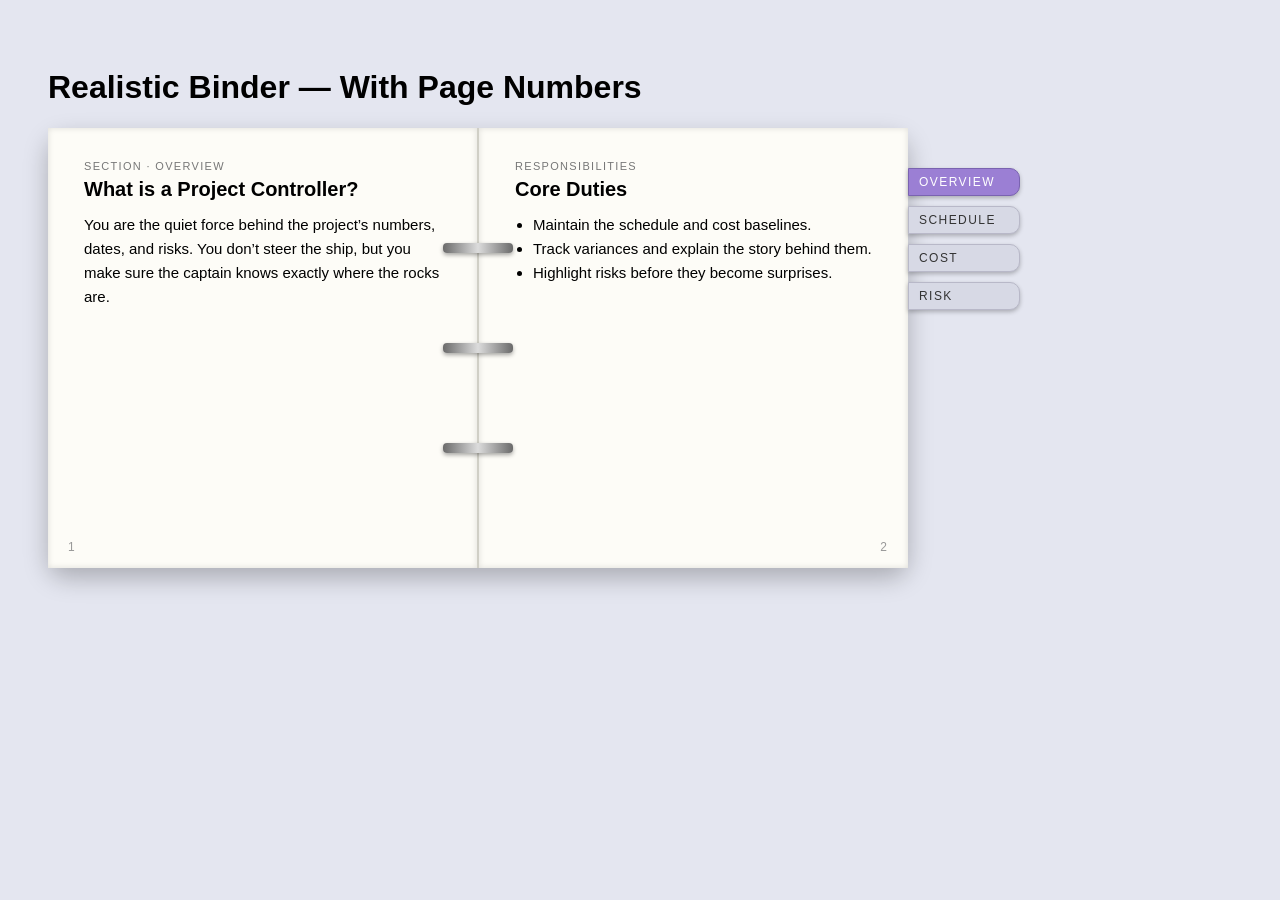
<file: realbinder.html>
<!DOCTYPE html>
<html lang="en">
<head>
<meta charset="UTF-8">
<title>Realistic Binder — Page Numbers</title>

<style>
body {
  background: #e4e6f0;
  padding: 40px;
  font-family: "Segoe UI", sans-serif;
}

/* BINDER SHELL */
.binder-realistic {
  width: 860px;
  height: 440px; /* taller binder */
  background: #e0dfd8;
  border-radius: 18px;
  box-shadow: 0 10px 24px rgba(0,0,0,0.25);
  display: flex;
  position: relative;
  overflow: visible;
}

/* METAL SPINE */
.binder-realistic::before {
  content: "";
  position: absolute;
  top: 0;
  bottom: 0;
  left: 50%;
  width: 60px;
  transform: translateX(-50%);
  background: linear-gradient(180deg, #dcdcdc, #b8b8b8 40%, #9a9a9a 100%);
  box-shadow: inset 0 0 8px rgba(0,0,0,0.35);
  border-left: 1px solid #fff;
  border-right: 1px solid #888;
}

/* METAL RINGS (SIDE VIEW) */
.binder-rings {
  position: absolute;
  top: 50%;
  left: 50%;
  transform: translate(-50%, -50%);
  display: flex;
  flex-direction: column;
  gap: 90px; /* increased spacing */
}

.binder-ring {
  width: 70px;
  height: 10px;
  background: linear-gradient(90deg, #6a6a6a, #dcdcdc, #6a6a6a);
  border-radius: 4px;
  box-shadow: 0 2px 4px rgba(0,0,0,0.35);
}

/* PAGES */
.binder-page {
  flex: 1;
  padding: 32px 36px;
  background: #fdfcf7;
  box-shadow: inset 0 0 6px rgba(0,0,0,0.12);
  position: relative;
}

.binder-page.left {
  border-right: 1px solid #d0cfc6;
}

.binder-page.right {
  border-left: 1px solid #d0cfc6;
}

/* PAGE TYPOGRAPHY */
.page-label {
  font-size: 11px;
  text-transform: uppercase;
  letter-spacing: 0.12em;
  color: #777;
  margin-bottom: 6px;
}

.page-title {
  font-size: 20px;
  font-weight: 600;
  margin-bottom: 12px;
}

.page-body {
  font-size: 15px;
  line-height: 1.6;
}

/* PAGE NUMBERS */
.page-number {
  position: absolute;
  bottom: 14px;
  font-size: 12px;
  color: #999;
  letter-spacing: 0.08em;
}

.left .page-number {
  left: 20px;
}

.right .page-number {
  right: 20px;
}

/* TABS — FLUSH TO PAGE EDGE */
.binder-tabs {
  position: absolute;
  top: 40px;
  left: 100%;        /* attach to right edge of page */
  margin-left: 0px;  /* no extra offset */
  display: flex;
  flex-direction: column;
  gap: 10px;
}

.binder-tab {
  width: 90px;
  padding: 6px 10px;
  border-radius: 0 10px 10px 0;
  background: #d7d9e5;
  font-size: 12px;
  text-transform: uppercase;
  letter-spacing: 0.12em;
  color: #333;
  box-shadow: 0 2px 4px rgba(0,0,0,0.25);
  border: 1px solid #b8b8c8;
}

.binder-tab.active {
  background: #9b7fd4;
  color: #fff;
  border-color: #7a63b0;
}
</style>
</head>

<body>

<h1>Realistic Binder — With Page Numbers</h1>

<div class="binder-realistic">

  <!-- LEFT PAGE -->
  <div class="binder-page left">
    <div class="page-label">Section · Overview</div>
    <div class="page-title">What is a Project Controller?</div>
    <div class="page-body">
      You are the quiet force behind the project’s numbers, dates, and risks.
      You don’t steer the ship, but you make sure the captain knows exactly
      where the rocks are.
    </div>

    <div class="page-number">1</div>
  </div>

  <!-- RIGHT PAGE -->
  <div class="binder-page right">
    <div class="page-label">Responsibilities</div>
    <div class="page-title">Core Duties</div>
    <div class="page-body">
      <ul style="margin:0 0 0 18px;padding:0;">
        <li>Maintain the schedule and cost baselines.</li>
        <li>Track variances and explain the story behind them.</li>
        <li>Highlight risks before they become surprises.</li>
      </ul>
    </div>

    <div class="page-number">2</div>

    <!-- TABS -->
    <div class="binder-tabs">
      <div class="binder-tab active">Overview</div>
      <div class="binder-tab">Schedule</div>
      <div class="binder-tab">Cost</div>
      <div class="binder-tab">Risk</div>
    </div>
  </div>

  <!-- METAL RINGS -->
  <div class="binder-rings">
    <div class="binder-ring"></div>
    <div class="binder-ring"></div>
    <div class="binder-ring"></div>
  </div>

</div>

</body>
</html>
</file>
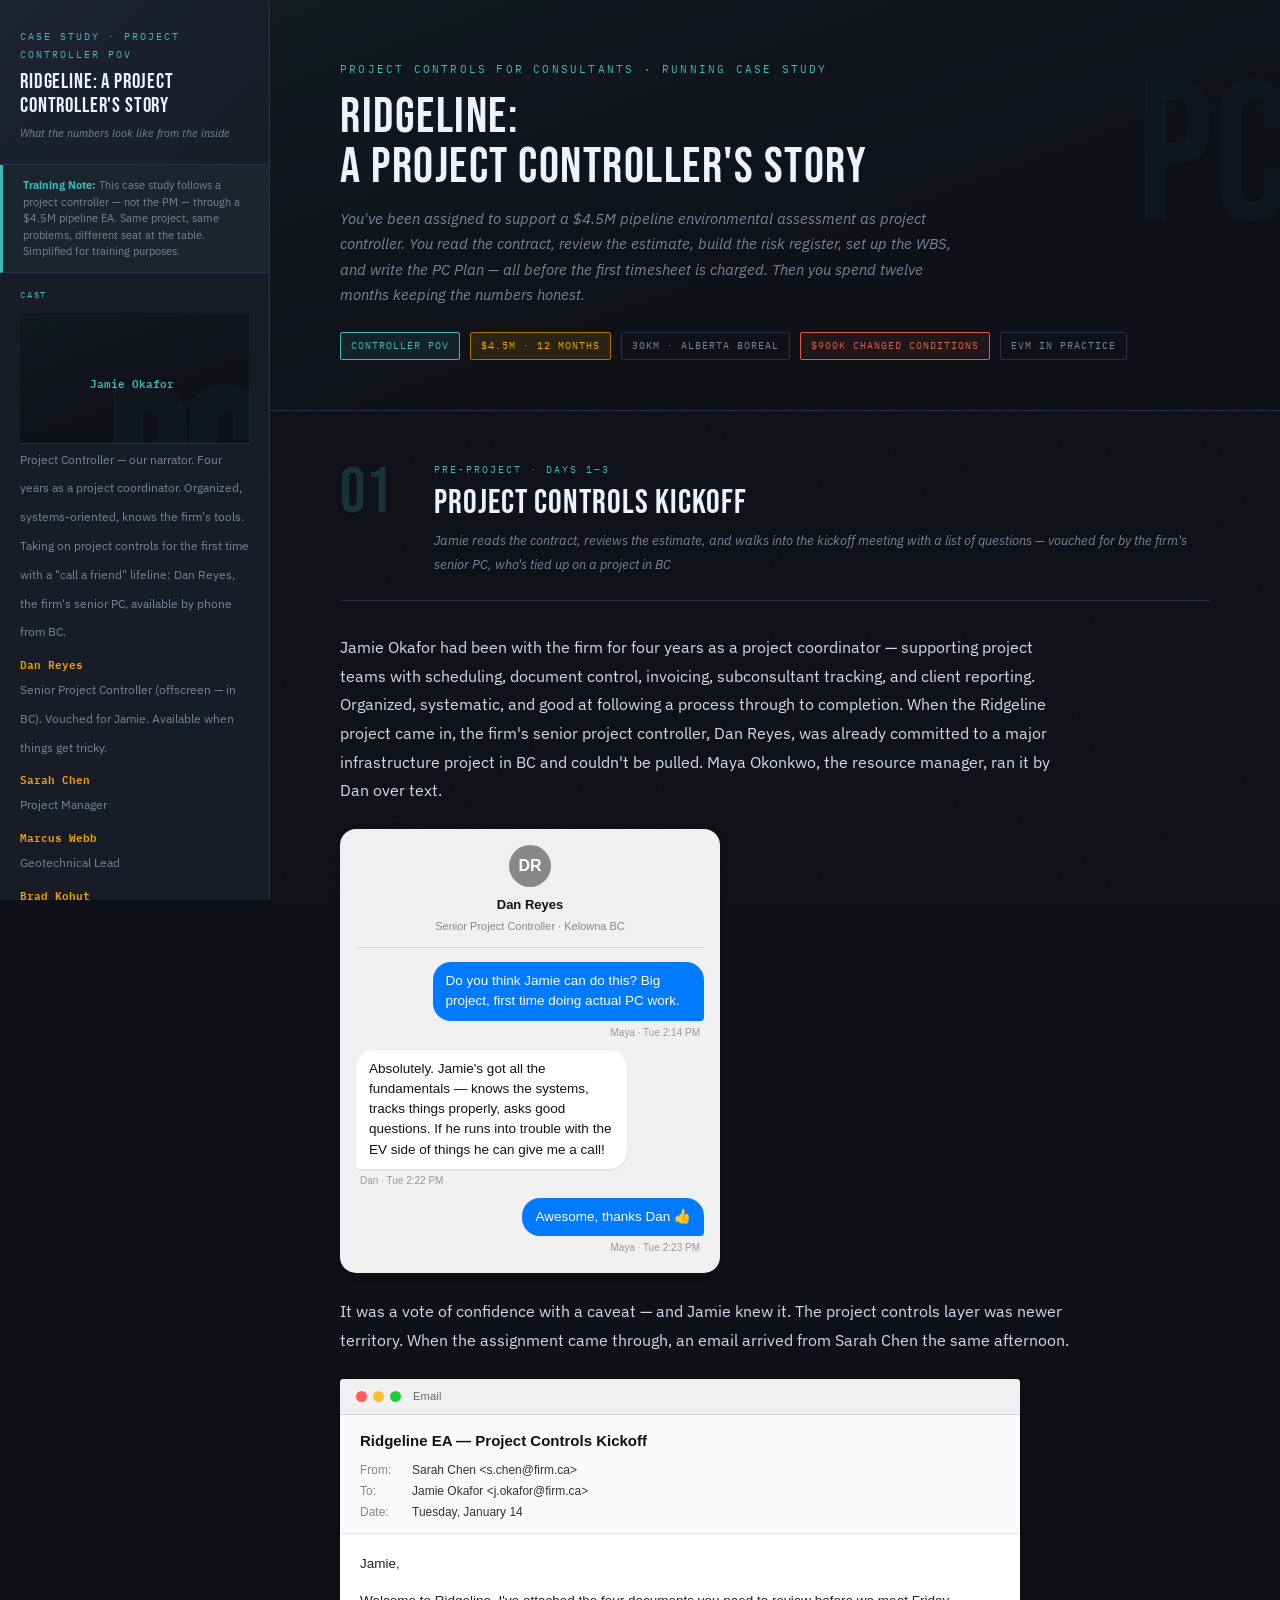
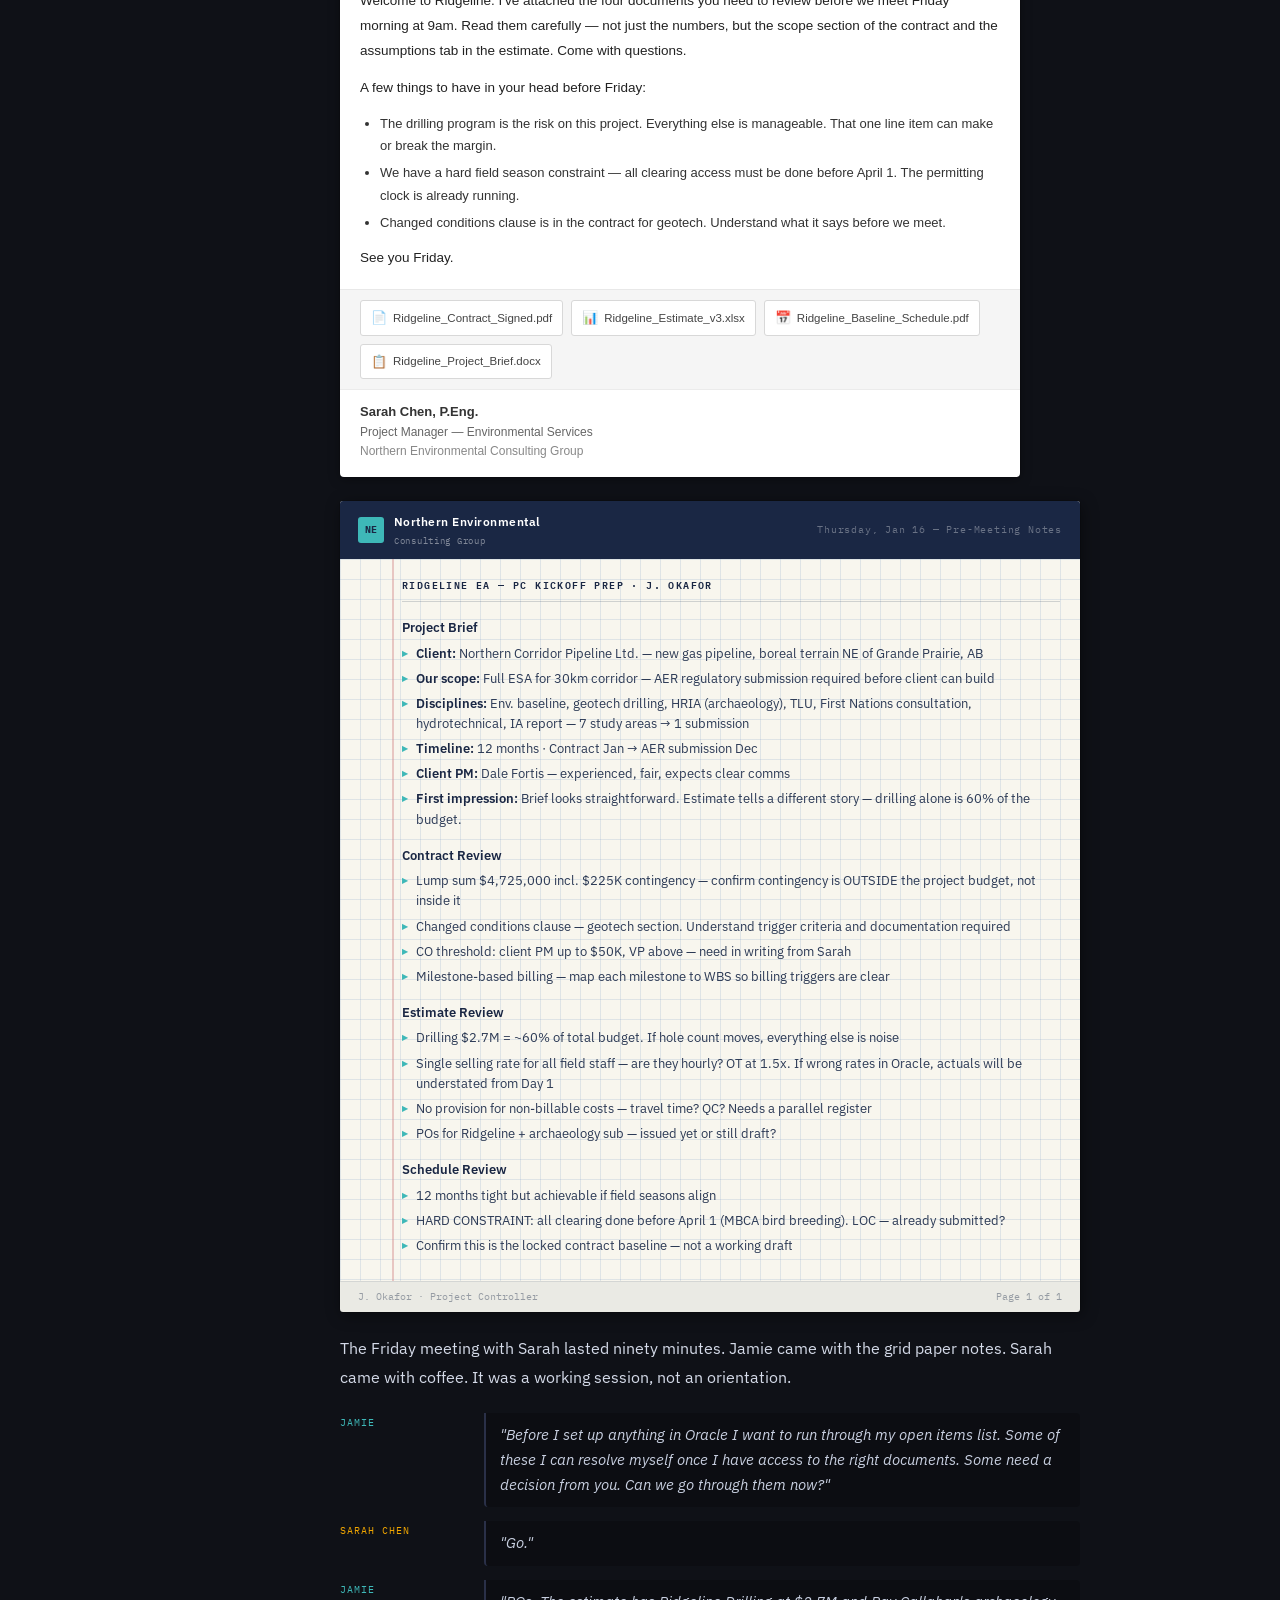
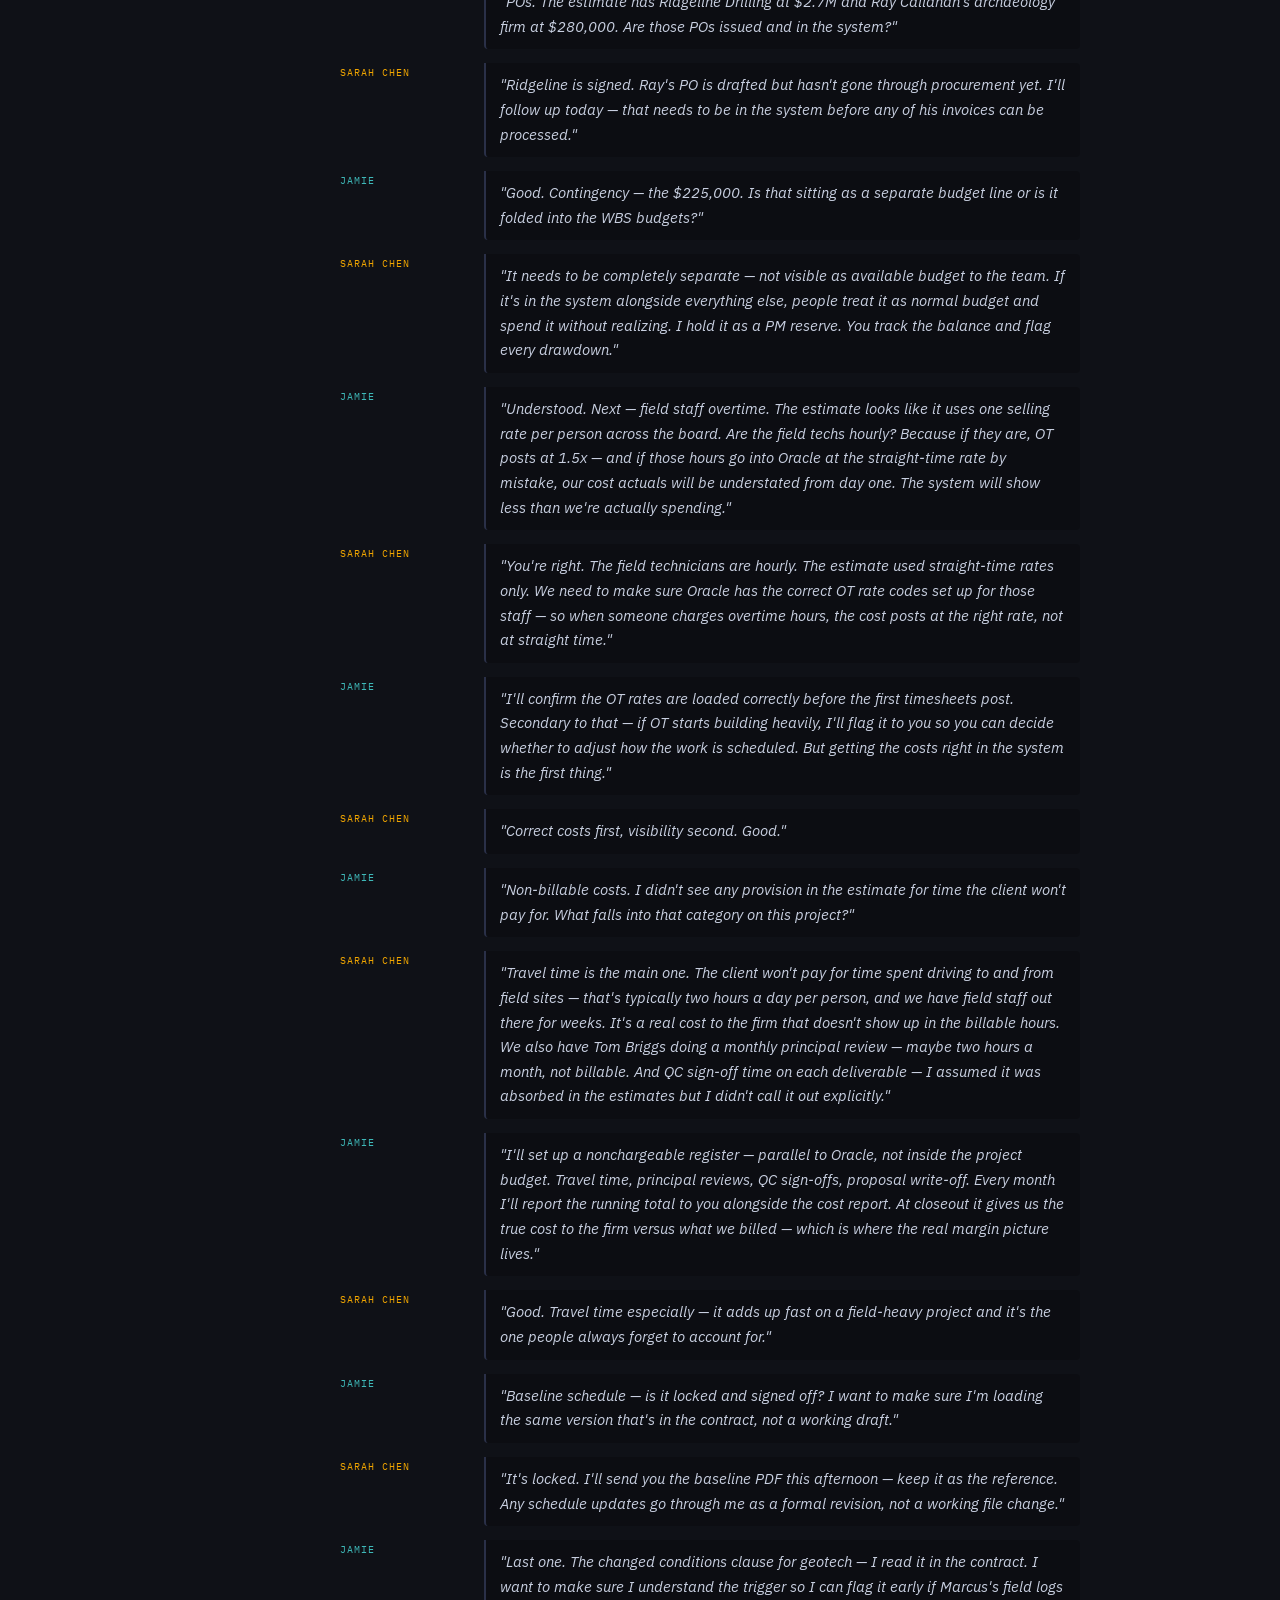
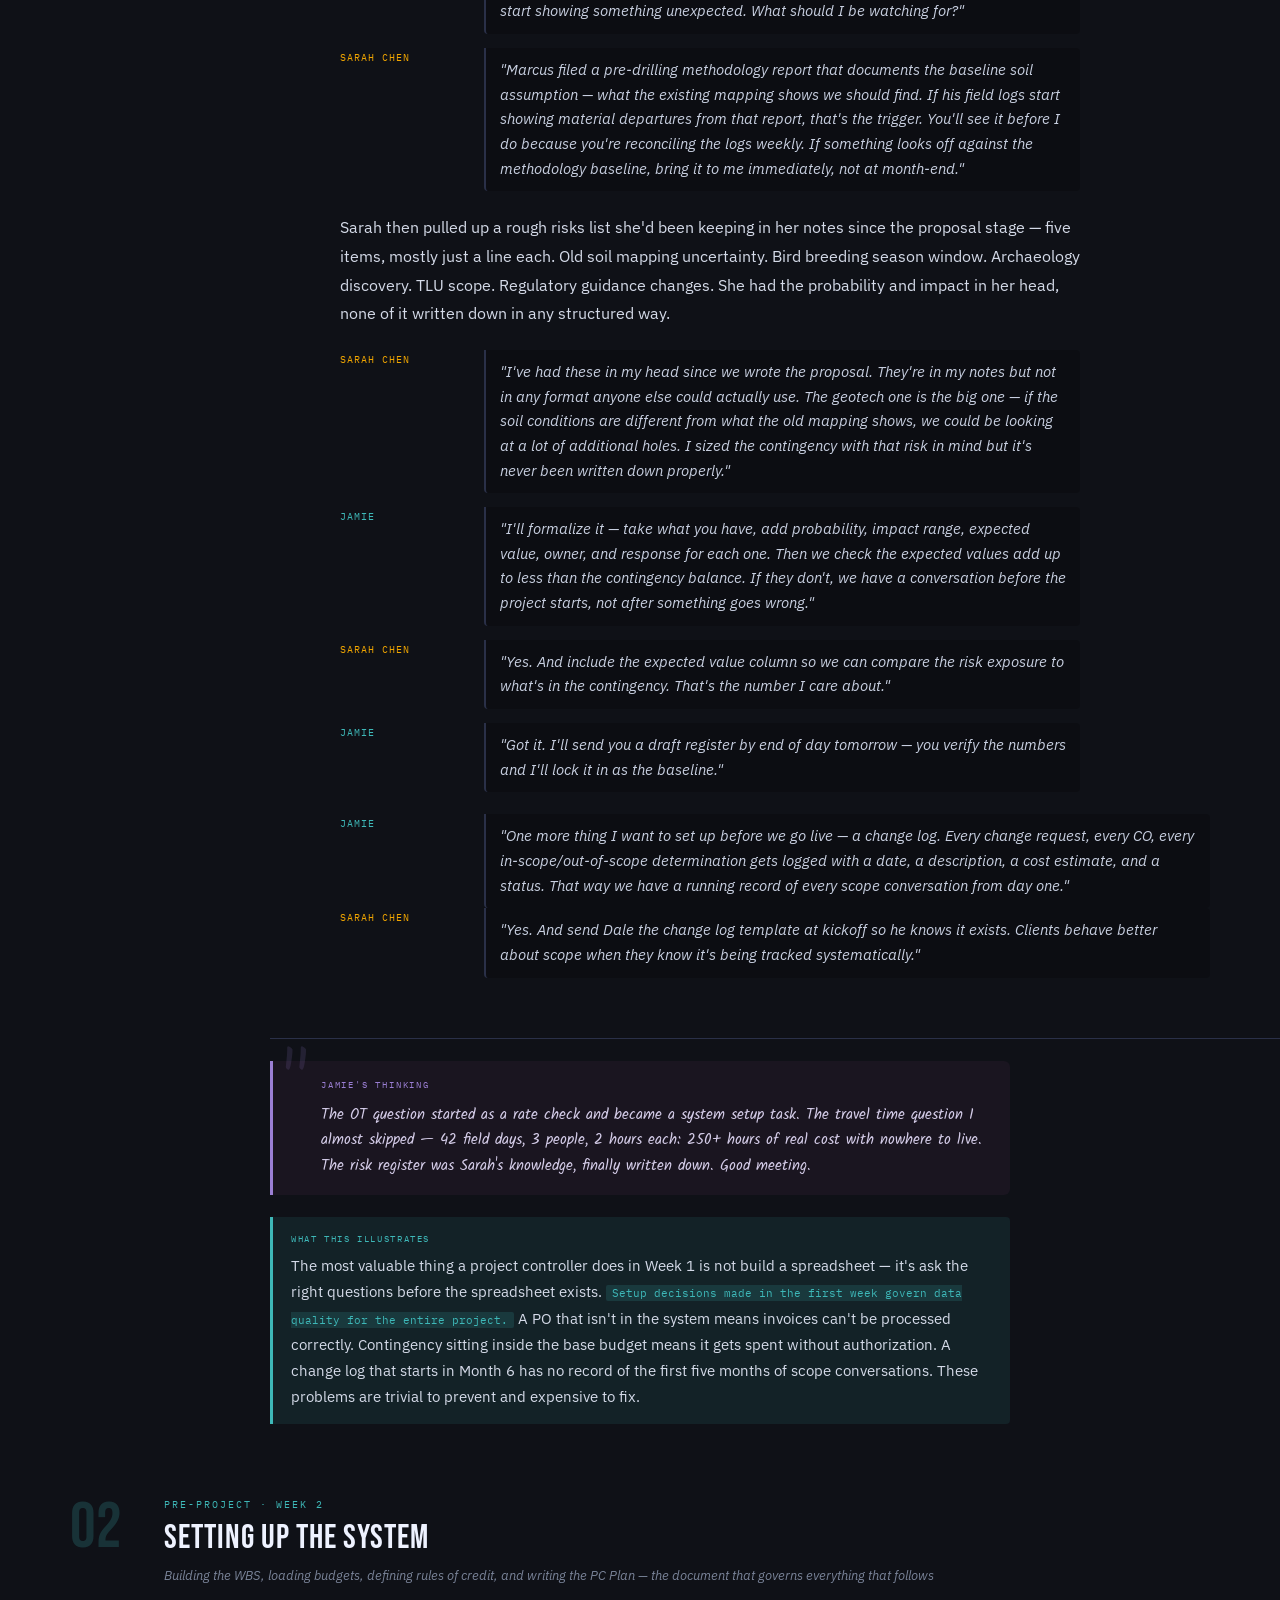
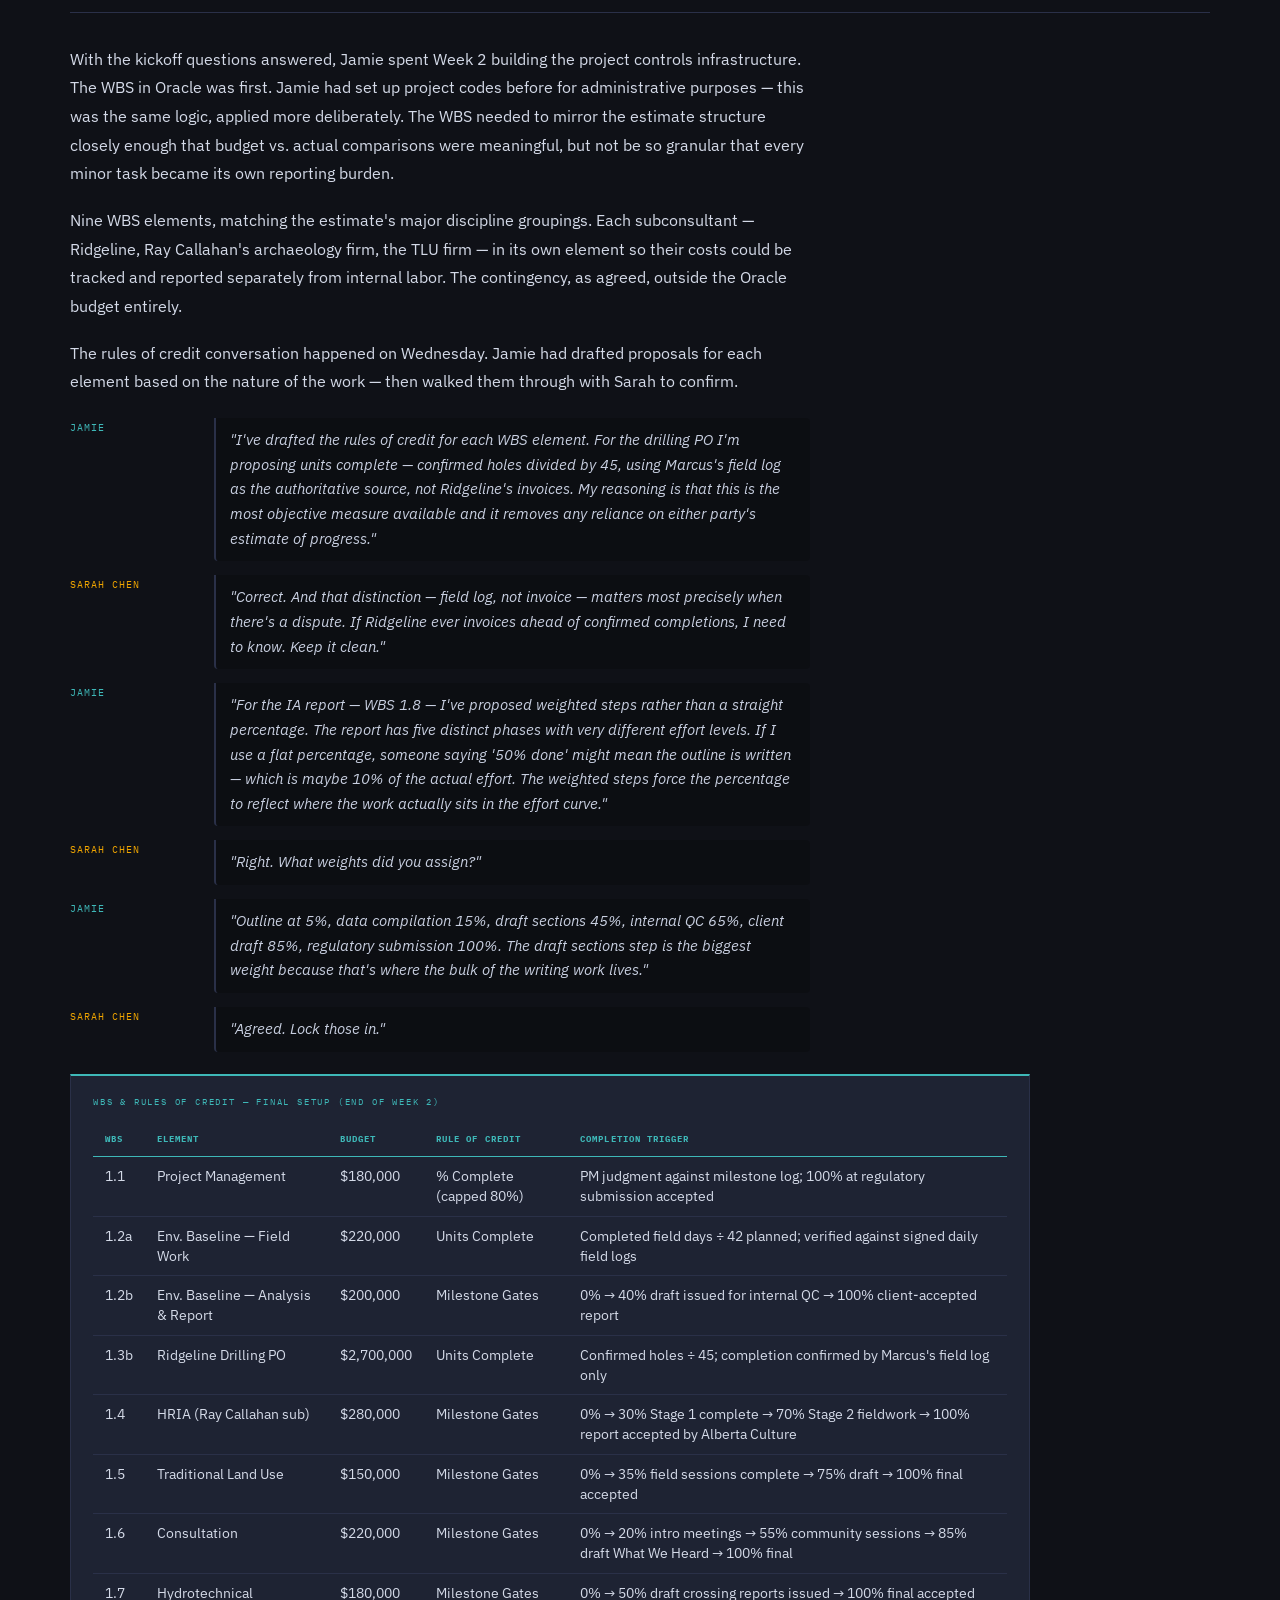
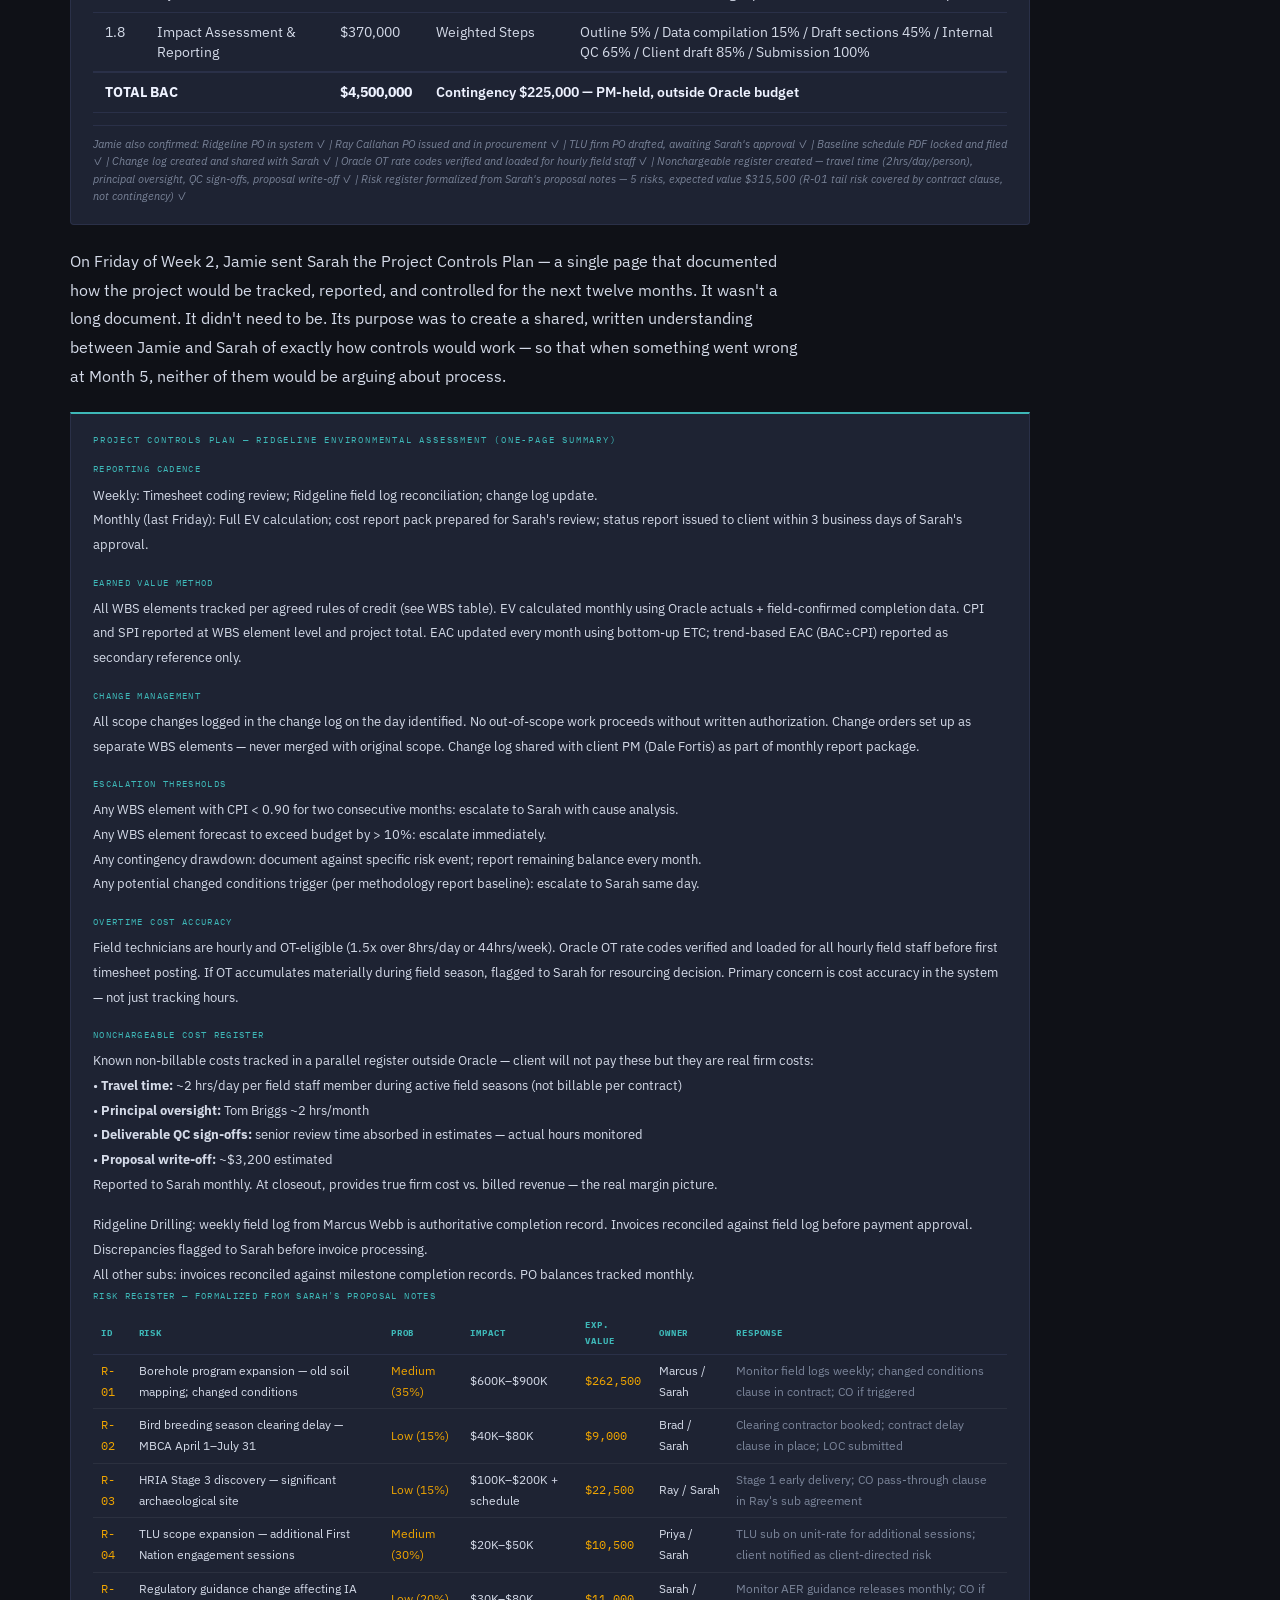
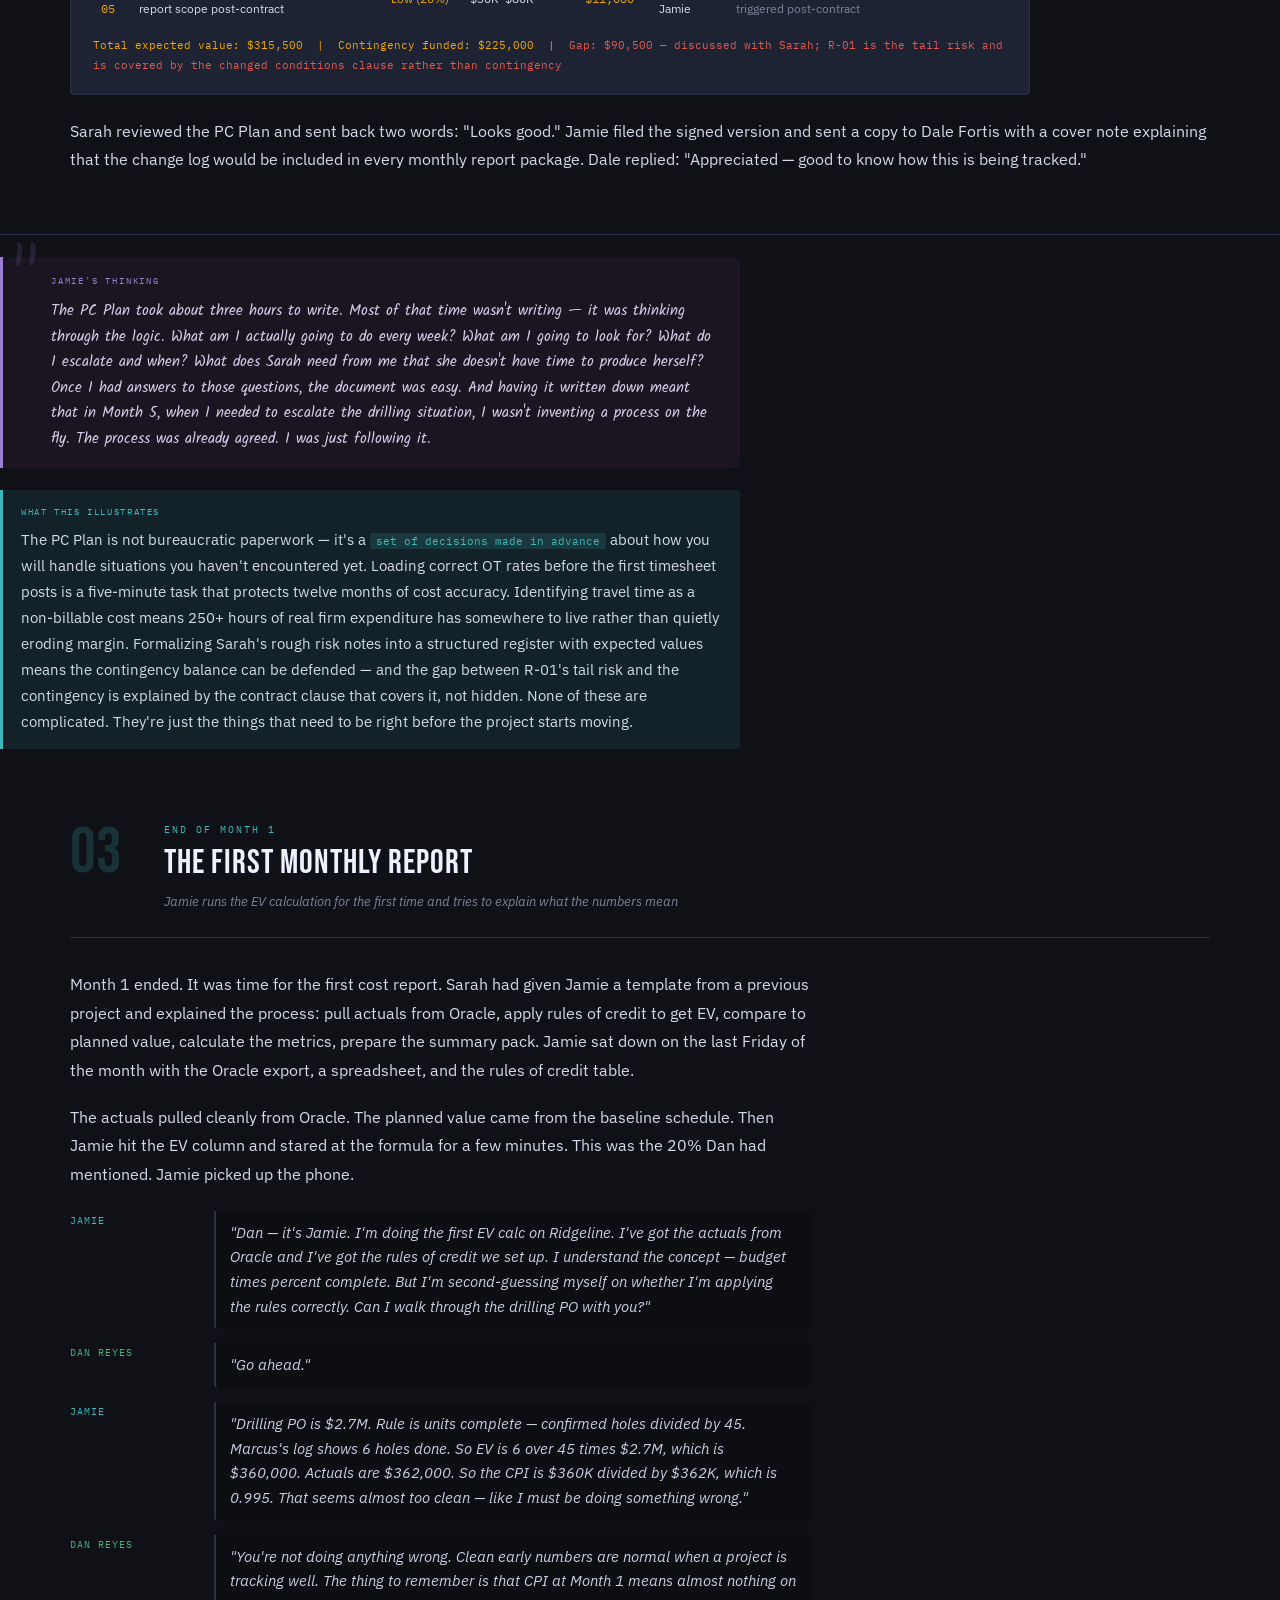
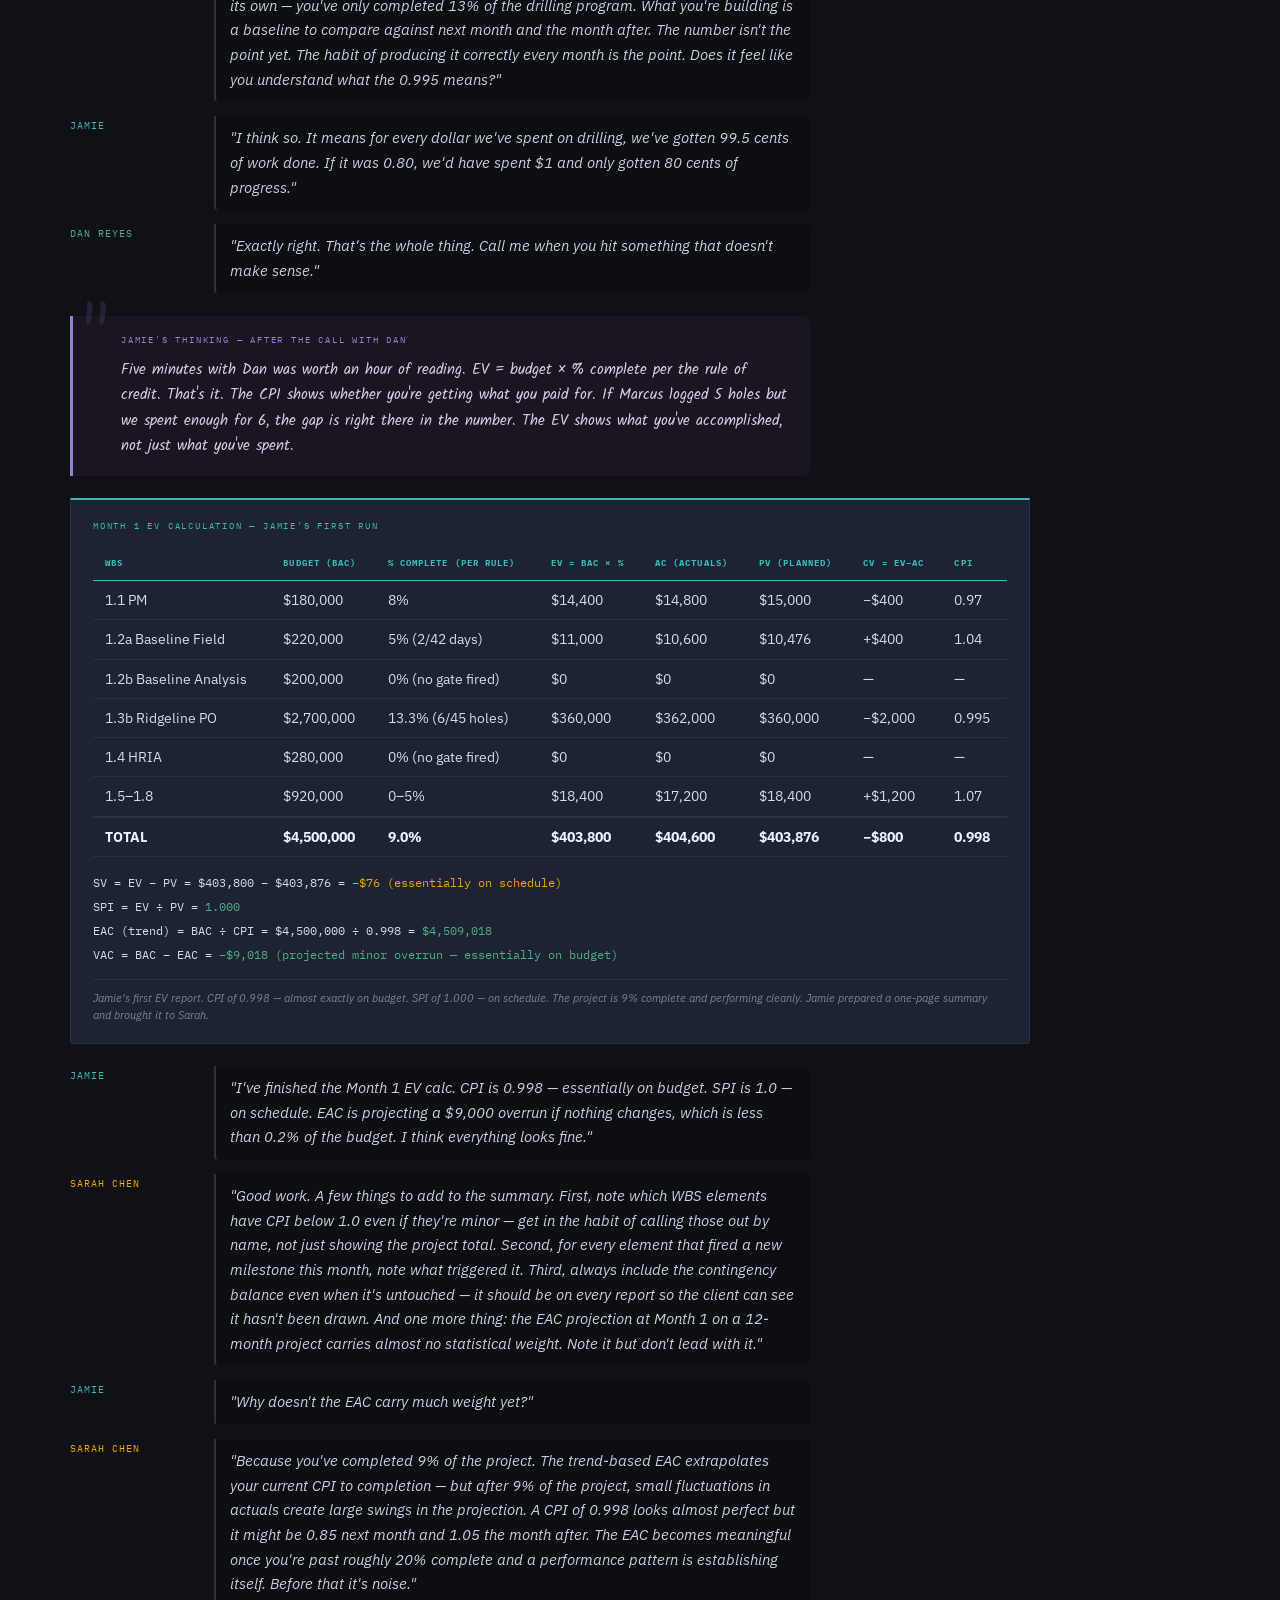
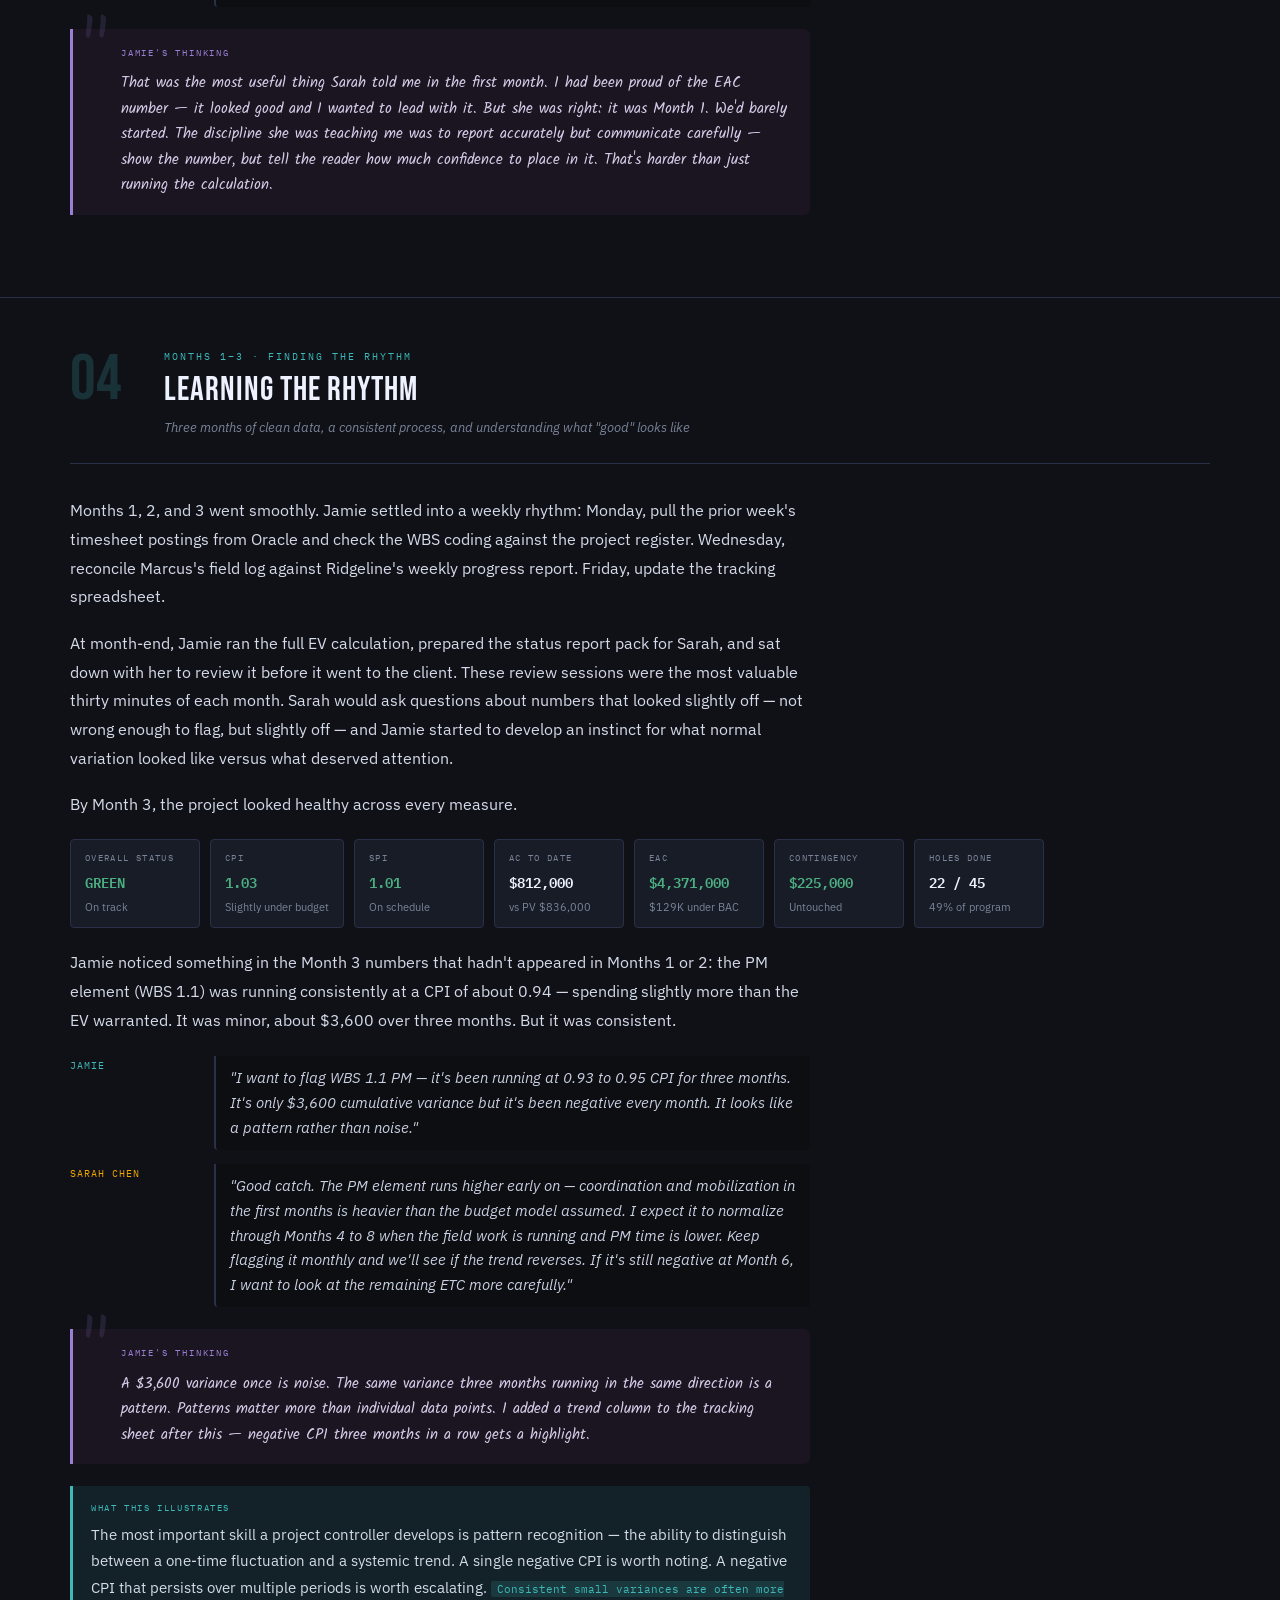
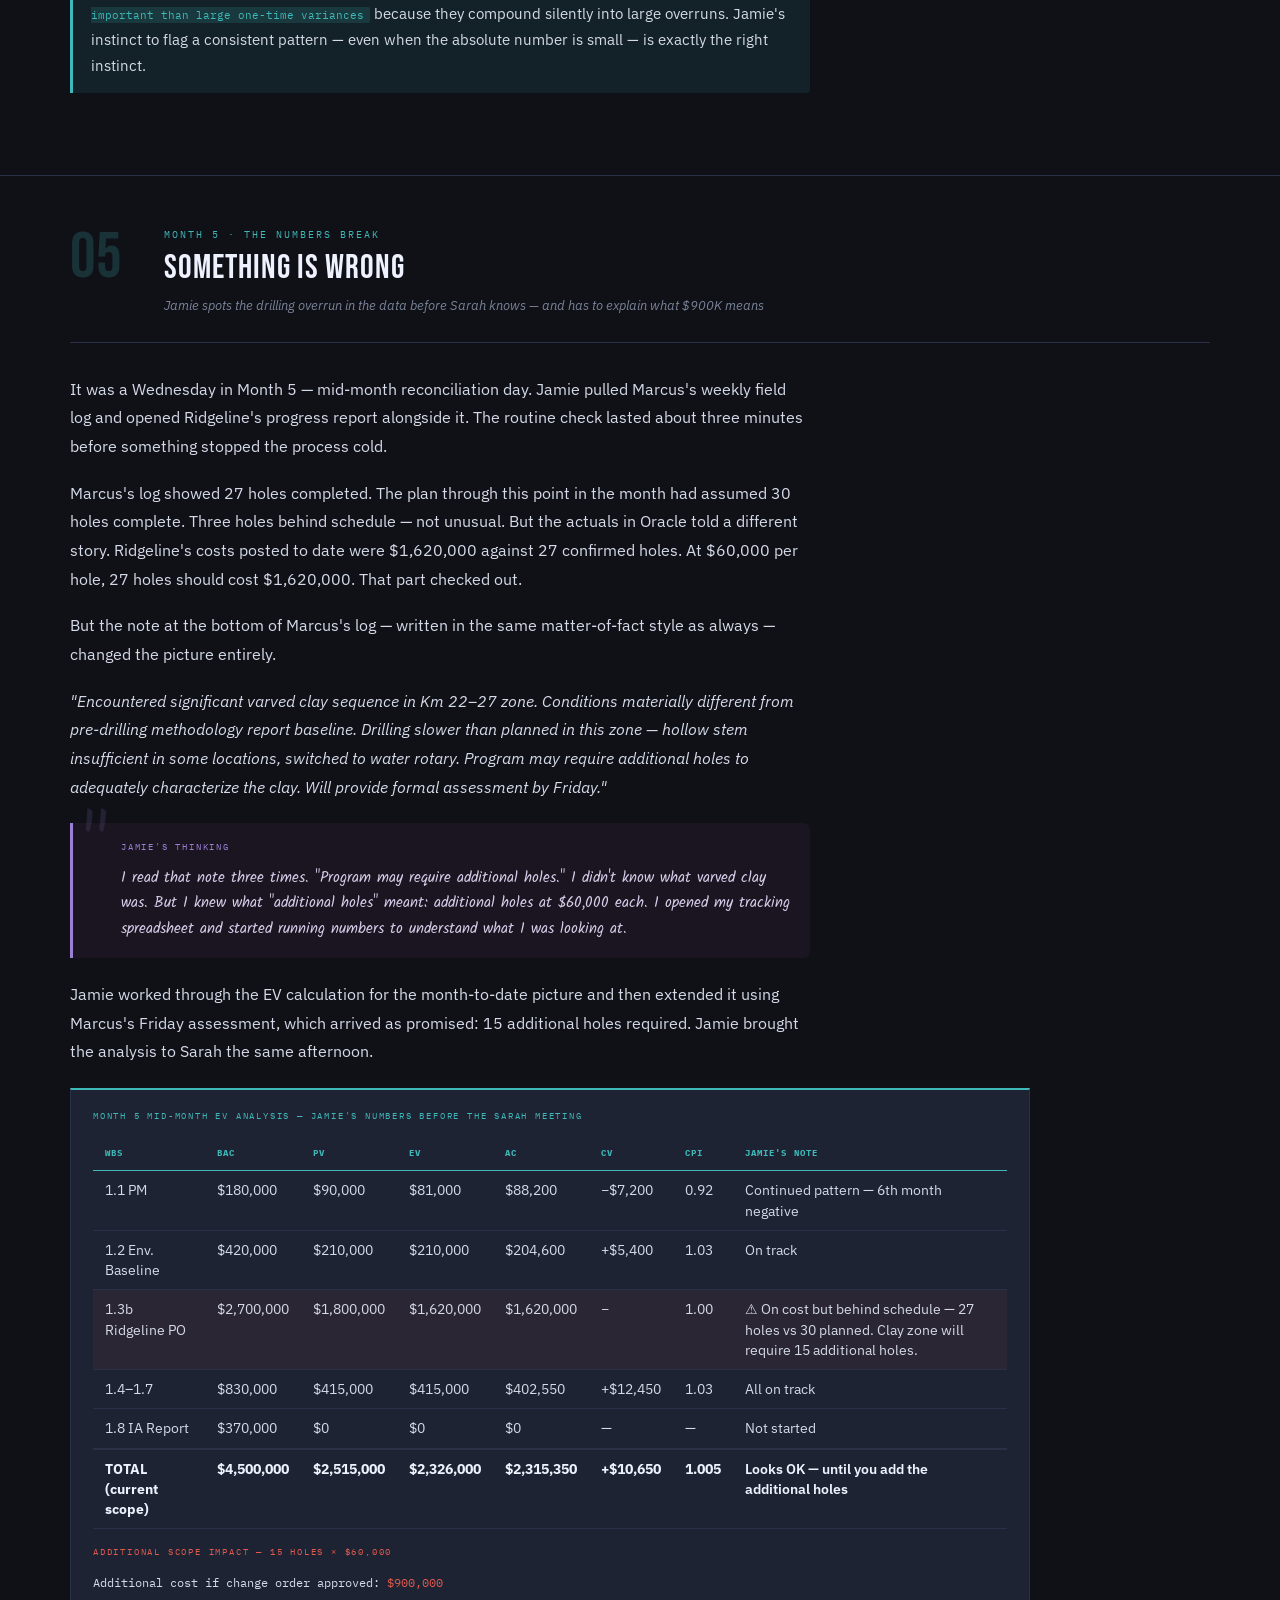
<file: ridgeline-story.html>
<!DOCTYPE html>
<html lang="en">
<head>
<meta charset="UTF-8">
<meta name="viewport" content="width=device-width, initial-scale=1.0">
<title>Ridgeline — A Project Controller's Story</title>
<link href="https://fonts.googleapis.com/css2?family=Bebas+Neue&family=Kalam:wght@400;700&family=IBM+Plex+Mono:wght@400;600&family=IBM+Plex+Sans:ital,wght@0,300;0,400;0,600;1,300&display=swap" rel="stylesheet">
<style>
  :root {
    --bg:#0f1117;--surface:#181c26;--surface2:#1e2333;--border:#2a3048;
    --amber:#f0a500;--amber-dim:#a87200;--amber-glow:rgba(240,165,0,0.12);
    --red:#e05a4e;--green:#4caf82;--blue:#5b9bd5;
    --purple:#7b68ee;--purple-glow:rgba(123,104,238,0.1);
    --teal:#3eb8b8;--teal-glow:rgba(62,184,184,0.1);
    --text:#d4dae8;--text-dim:#7a8499;--text-bright:#eef2ff;
    --mono:'IBM Plex Mono',monospace;--sans:'IBM Plex Sans',sans-serif;--display:'Bebas Neue',sans-serif;
  }
  *{box-sizing:border-box;margin:0;padding:0;}
  html{scroll-behavior:smooth;}
  body{background:var(--bg);color:var(--text);font-family:var(--sans);font-size:16px;line-height:1.8;min-height:100vh;}
  body::before{content:'';position:fixed;inset:0;background-image:url("data:image/svg+xml,%3Csvg viewBox='0 0 256 256' xmlns='http://www.w3.org/2000/svg'%3E%3Cfilter id='n'%3E%3CfeTurbulence type='fractalNoise' baseFrequency='0.9' numOctaves='4' stitchTiles='stitch'/%3E%3C/filter%3E%3Crect width='100%25' height='100%25' filter='url(%23n)' opacity='0.04'/%3E%3C/svg%3E");pointer-events:none;z-index:0;opacity:0.4;}
  #app{position:relative;z-index:1;display:flex;min-height:100vh;}

  /* SIDEBAR */
  #sidebar{width:270px;min-width:270px;background:var(--surface);border-right:1px solid var(--border);position:sticky;top:0;height:100vh;overflow-y:auto;display:flex;flex-direction:column;}
  .sidebar-header{padding:28px 20px 20px;border-bottom:1px solid var(--border);background:linear-gradient(135deg,var(--surface2),var(--surface));}
  .sidebar-eyebrow{font-family:var(--mono);font-size:10px;letter-spacing:0.2em;color:var(--teal);text-transform:uppercase;margin-bottom:6px;}
  .sidebar-title{font-family:var(--display);font-size:21px;color:var(--text-bright);letter-spacing:0.04em;line-height:1.15;}
  .sidebar-sub{font-size:11px;color:var(--text-dim);margin-top:6px;font-style:italic;}
  .disclaimer{padding:12px 20px;border-bottom:1px solid var(--border);background:rgba(62,184,184,0.05);border-left:3px solid var(--teal);}
  .disclaimer p{font-size:11px;color:var(--text-dim);line-height:1.5;margin:0;}
  .disclaimer strong{color:var(--teal);}
  .cast-block{padding:14px 20px;border-bottom:1px solid var(--border);}
  .cast-label{font-family:var(--mono);font-size:9px;letter-spacing:0.2em;color:var(--teal);text-transform:uppercase;margin-bottom:10px;}
  .cast-item{margin-bottom:9px;}
  .cast-name{font-family:var(--mono);font-size:11px;color:var(--amber);font-weight:600;display:block;}
  .cast-name.hero{color:var(--teal);}
  .cast-role{font-size:12px;color:var(--text-dim);line-height:1.4;}
  .nav-section{padding:8px 0;}
  .nav-section-label{font-family:var(--mono);font-size:9px;letter-spacing:0.18em;color:var(--teal);text-transform:uppercase;padding:6px 20px 3px;opacity:0.7;}
  .nav-item{display:flex;align-items:flex-start;gap:10px;padding:7px 20px;cursor:pointer;border-left:3px solid transparent;font-size:13px;color:var(--text-dim);transition:all 0.15s;line-height:1.4;}
  .nav-item:hover{background:var(--teal-glow);color:var(--text);}
  .nav-item.active{border-left-color:var(--teal);background:var(--teal-glow);color:var(--teal);}
  .nav-num{font-family:var(--mono);font-size:10px;min-width:20px;color:var(--text-dim);padding-top:1px;}

  /* MAIN */
  #main{flex:1;overflow-y:auto;}
  .hero{padding:60px 70px 50px;border-bottom:1px solid var(--border);background:linear-gradient(160deg,#121a1e 0%,var(--bg) 60%);position:relative;overflow:hidden;}
  .hero::after{content:'PC';position:absolute;right:-10px;top:-20px;font-family:var(--display);font-size:200px;color:rgba(62,184,184,0.04);pointer-events:none;}
  .hero-eyebrow{font-family:var(--mono);font-size:11px;letter-spacing:0.2em;color:var(--teal);text-transform:uppercase;margin-bottom:12px;}
  .hero-title{font-family:var(--display);font-size:50px;letter-spacing:0.03em;color:var(--text-bright);line-height:1;margin-bottom:14px;}
  .hero-sub{font-size:15px;color:var(--text-dim);font-style:italic;max-width:620px;margin-bottom:24px;line-height:1.7;}
  .hero-tags{display:flex;gap:10px;flex-wrap:wrap;}
  .tag{font-family:var(--mono);font-size:10px;padding:4px 10px;border:1px solid var(--border);border-radius:2px;color:var(--text-dim);letter-spacing:0.1em;text-transform:uppercase;}
  .tag.teal{border-color:var(--teal);color:var(--teal);background:var(--teal-glow);}
  .tag.amber{border-color:var(--amber-dim);color:var(--amber);background:var(--amber-glow);}
  .tag.red{border-color:var(--red);color:var(--red);background:rgba(224,90,78,0.08);}

  /* BEATS */
  .beat{padding:50px 70px 60px;border-bottom:1px solid var(--border);scroll-margin-top:0;}
  .beat:last-child{border-bottom:none;}
  .beat-header{display:flex;align-items:flex-start;gap:24px;margin-bottom:32px;padding-bottom:24px;border-bottom:1px solid var(--border);}
  .beat-num{font-family:var(--display);font-size:64px;color:var(--teal);opacity:0.2;line-height:1;min-width:70px;}
  .beat-eyebrow{font-family:var(--mono);font-size:10px;letter-spacing:0.2em;color:var(--teal);text-transform:uppercase;margin-bottom:5px;}
  .beat-title{font-family:var(--display);font-size:34px;letter-spacing:0.03em;color:var(--text-bright);line-height:1.1;margin-bottom:8px;}
  .beat-context{font-size:13px;color:var(--text-dim);font-style:italic;}

  /* PROSE */
  .prose{max-width:740px;}
  .prose p{color:var(--text);font-size:15.5px;margin-bottom:18px;line-height:1.85;}
  .prose p:last-child{margin-bottom:0;}

  /* JAMIE'S INTERNAL VOICE — the controller's thoughts */
  /* ── INNER MONOLOGUE ── */
  .inner-voice{background:#1a1520;border-left:3px solid #9b7fd4;border-radius:0 6px 6px 0;padding:16px 20px 16px 48px;margin:22px 0;max-width:740px;position:relative;}
  .inner-voice::before{content:'"';font-family:'Kalam',cursive;font-size:80px;color:#9b7fd4;opacity:0.15;position:absolute;top:-8px;left:8px;line-height:1;pointer-events:none;}
  .inner-voice-label{font-family:var(--mono);font-size:9px;letter-spacing:0.2em;text-transform:uppercase;color:#9b7fd4;margin-bottom:10px;display:block;}
  .inner-voice p{font-family:'Kalam',cursive;font-size:15px;line-height:1.7;color:#d4cce8;margin:0 0 10px;font-style:normal;}
  .inner-voice p:last-child{margin-bottom:0;}

  /* ── GRID PAPER NOTES ── */
  .grid-note{max-width:740px;background:#f8f6ee;border-radius:3px;box-shadow:2px 3px 16px rgba(0,0,0,0.45),0 0 0 1px rgba(0,0,0,0.15);overflow:hidden;margin:22px 0;}
  .grid-note-header{background:#1a2744;padding:10px 18px;display:flex;align-items:center;justify-content:space-between;}
  .logo-mark{display:flex;align-items:center;gap:10px;}
  .logo-icon{width:26px;height:26px;background:#3eb8b8;border-radius:3px;display:flex;align-items:center;justify-content:center;font-family:var(--mono);font-size:10px;font-weight:700;color:#1a2744;flex-shrink:0;}
  .logo-text{font-family:var(--sans);font-size:12px;font-weight:600;color:#ffffff;letter-spacing:0.04em;display:block;}
  .logo-sub{font-size:9px;color:rgba(255,255,255,0.45);letter-spacing:0.08em;font-family:var(--mono);display:block;}
  .note-date{font-family:var(--mono);font-size:10px;color:rgba(255,255,255,0.35);letter-spacing:0.08em;}
  .grid-note-body{position:relative;background:linear-gradient(rgba(165,185,210,0.3) 1px,transparent 1px),linear-gradient(90deg,rgba(165,185,210,0.3) 1px,transparent 1px),#f8f6ee;background-size:20px 20px;}
  .note-page-line{position:absolute;left:52px;top:0;bottom:0;width:1.5px;background:rgba(210,140,140,0.45);pointer-events:none;}
  .grid-note-inner{padding:16px 20px 20px 62px;position:relative;}
  .note-title{font-family:var(--mono);font-size:10px;font-weight:600;letter-spacing:0.14em;text-transform:uppercase;color:#1a2744;margin-bottom:12px;padding-bottom:8px;border-bottom:1.5px solid rgba(26,39,68,0.18);}
  .note-section-head{font-family:var(--sans);font-size:12.5px;font-weight:600;color:#1a2744;margin:14px 0 5px;}
  .note-item{display:flex;gap:8px;margin-bottom:5px;font-family:var(--sans);font-size:13px;color:#2c3a55;line-height:1.55;}
  .note-item strong{color:#1a2744;font-weight:600;}
  .note-bullet{color:#3eb8b8;font-weight:700;flex-shrink:0;margin-top:1px;font-size:11px;}
  .grid-note-footer{background:rgba(26,39,68,0.06);border-top:1px solid rgba(26,39,68,0.1);padding:6px 18px;display:flex;justify-content:space-between;font-family:var(--mono);font-size:10px;color:rgba(26,39,68,0.4);}

  /* DIALOGUE */
  .dialogue{margin:22px 0;display:flex;flex-direction:column;gap:14px;max-width:740px;}
  .line{display:flex;gap:14px;align-items:flex-start;}
  .line-speaker{font-family:var(--mono);font-size:10px;letter-spacing:0.1em;text-transform:uppercase;color:var(--purple);min-width:130px;padding-top:3px;line-height:1.4;flex-shrink:0;}
  .line-speaker.pm{color:var(--amber);}
  .line-speaker.client{color:var(--blue);}
  .line-speaker.geotech{color:#e8a04a;}
  .line-speaker.internal{color:var(--green);}
  .line-speaker.jamie{color:var(--teal);}
  .line-text{font-style:italic;font-size:14.5px;color:#c8cfe0;background:rgba(0,0,0,0.2);padding:10px 14px;border-radius:0 4px 4px 4px;border-left:2px solid #2a3048;flex:1;line-height:1.7;}

  /* JAMIE'S WORK — the spreadsheet / system view */
  .work-block{background:var(--surface2);border:1px solid var(--border);border-top:2px solid var(--teal);border-radius:0 0 4px 4px;padding:18px 22px;margin:22px 0;max-width:960px;}
  .work-block .wb-label{font-family:var(--mono);font-size:9px;letter-spacing:0.2em;text-transform:uppercase;color:var(--teal);margin-bottom:12px;display:block;}
  .work-block .wb-note{font-size:11px;color:var(--text-dim);margin-top:12px;font-style:italic;font-family:var(--sans);line-height:1.6;border-top:1px solid var(--border);padding-top:10px;}
  .wb-good{color:var(--green);} .wb-bad{color:var(--red);} .wb-warn{color:var(--amber);} .wb-dim{color:var(--text-dim);}

  .data-table{width:100%;border-collapse:collapse;margin:8px 0;font-size:13.5px;}
  .data-table th{font-family:var(--mono);font-size:9px;letter-spacing:0.12em;text-transform:uppercase;color:var(--teal);text-align:left;padding:9px 12px;border-bottom:1px solid var(--teal);background:var(--surface2);}
  .data-table td{padding:9px 12px;border-bottom:1px solid var(--border);color:var(--text);vertical-align:top;line-height:1.5;}
  .data-table tr:hover td{background:rgba(255,255,255,0.02);}
  .data-table .total td{border-top:2px solid var(--border);font-weight:600;color:var(--text-bright);background:var(--surface2);}
  .data-table .sub-row td{color:var(--text-dim);font-size:11.5px;padding-left:24px;}
  .data-table .highlight-row td{background:rgba(224,90,78,0.06);}

  /* CALLOUTS */
  .callout{border-left:3px solid var(--amber);background:var(--amber-glow);padding:14px 18px;margin:22px 0;border-radius:0 4px 4px 0;max-width:740px;}
  .callout.red{border-color:var(--red);background:rgba(224,90,78,0.08);}
  .callout.green{border-color:var(--green);background:rgba(76,175,130,0.08);}
  .callout.teal{border-color:var(--teal);background:var(--teal-glow);}
  .callout.purple{border-color:var(--purple);background:var(--purple-glow);}
  .callout-label{font-family:var(--mono);font-size:9px;letter-spacing:0.18em;text-transform:uppercase;color:var(--amber);margin-bottom:6px;}
  .callout.red .callout-label{color:var(--red);} .callout.green .callout-label{color:var(--green);}
  .callout.teal .callout-label{color:var(--teal);} .callout.purple .callout-label{color:var(--purple);}
  .callout p{font-size:14.5px;color:var(--text);margin:0;}

  /* STATUS BADGES */
  .status-row{display:flex;gap:10px;flex-wrap:wrap;margin:20px 0;}
  .status-badge{display:flex;flex-direction:column;gap:3px;padding:10px 14px;background:var(--surface);border:1px solid var(--border);border-radius:4px;min-width:130px;}
  .sb-label{font-family:var(--mono);font-size:9px;letter-spacing:0.15em;text-transform:uppercase;color:var(--text-dim);}
  .sb-val{font-family:var(--mono);font-size:14px;font-weight:600;}
  .sb-val.good{color:var(--green);} .sb-val.bad{color:var(--red);} .sb-val.warn{color:var(--amber);} .sb-val.neutral{color:var(--text-bright);}
  .sb-sub{font-size:11px;color:var(--text-dim);}

  /* TIMELINE */
  .timeline{margin:24px 0;max-width:740px;}
  .tl-item{display:flex;gap:0;position:relative;}
  .tl-item:not(:last-child)::before{content:'';position:absolute;left:13px;top:28px;bottom:0;width:1px;background:var(--border);}
  .tl-dot{width:26px;min-width:26px;height:26px;border-radius:50%;border:1px solid var(--teal);display:flex;align-items:center;justify-content:center;font-family:var(--mono);font-size:9px;color:var(--teal);margin-right:16px;margin-top:2px;background:var(--surface);z-index:1;flex-shrink:0;}
  .tl-dot.done{background:var(--teal);color:var(--bg);}
  .tl-content{padding-bottom:22px;}
  .tl-month{font-family:var(--mono);font-size:10px;color:var(--teal);letter-spacing:0.1em;margin-bottom:3px;}
  .tl-event{font-size:13.5px;color:var(--text);line-height:1.6;}

  .section-break{display:flex;align-items:center;gap:14px;margin:28px 0 20px;max-width:740px;}
  .section-break-line{flex:1;height:1px;background:var(--border);}
  .section-break-label{font-family:var(--mono);font-size:10px;letter-spacing:0.15em;text-transform:uppercase;color:var(--text-dim);white-space:nowrap;}

  .concept{display:inline;background:rgba(240,165,0,0.15);color:var(--amber);padding:1px 6px;border-radius:2px;font-family:var(--mono);font-size:11px;}
  .concept.teal{background:rgba(62,184,184,0.15);color:var(--teal);}
  .hl{color:var(--amber);font-weight:600;} .hl-red{color:var(--red);} .hl-green{color:var(--green);} .hl-teal{color:var(--teal);}


  /* ── SMS THREAD ── */
  .sms-card {
    background: #f0f0f0;
    border-radius: 16px;
    padding: 16px;
    margin: 24px 0;
    max-width: 380px;
    font-family: -apple-system, 'Segoe UI', Arial, sans-serif;
    box-shadow: 0 2px 8px rgba(0,0,0,0.25);
  }

  .sms-contact-header {
    text-align: center;
    margin-bottom: 14px;
    padding-bottom: 10px;
    border-bottom: 1px solid #d8d8d8;
  }

  .sms-contact-avatar {
    width: 42px; height: 42px; border-radius: 50%;
    background: #888; margin: 0 auto 6px;
    display: flex; align-items: center; justify-content: center;
    font-size: 16px; font-weight: 700; color: #fff;
    font-family: -apple-system, Arial, sans-serif;
  }

  .sms-contact-name {
    font-size: 13px; font-weight: 600; color: #111;
  }

  .sms-contact-sub {
    font-size: 11px; color: #888; margin-top: 1px;
  }

  .sms-messages {
    display: flex; flex-direction: column; gap: 8px;
  }

  .sms-row {
    display: flex;
    flex-direction: column;
  }

  .sms-row.sent { align-items: flex-end; }
  .sms-row.received { align-items: flex-start; }

  .sms-bubble {
    max-width: 78%;
    padding: 9px 13px;
    border-radius: 18px;
    font-size: 13.5px;
    line-height: 1.5;
    color: #111;
  }

  .sms-row.sent .sms-bubble {
    background: #007aff;
    color: #fff;
    border-bottom-right-radius: 4px;
  }

  .sms-row.received .sms-bubble {
    background: #fff;
    color: #111;
    border-bottom-left-radius: 4px;
    box-shadow: 0 1px 2px rgba(0,0,0,0.1);
  }

  .sms-time {
    font-size: 10px; color: #999; margin-top: 3px; padding: 0 4px;
  }

  /* ── EMAIL CARDS ── */
  .email-card {
    background: #ffffff;
    border-radius: 4px;
    box-shadow: 0 2px 12px rgba(0,0,0,0.35), 0 0 0 1px rgba(0,0,0,0.12);
    margin: 24px 0;
    max-width: 680px;
    overflow: hidden;
    font-family: -apple-system, 'Segoe UI', Arial, sans-serif;
    color: #1a1a1a;
  }

  .email-topbar {
    background: #f0f0f0;
    border-bottom: 1px solid #d0d0d0;
    padding: 8px 16px;
    display: flex;
    align-items: center;
    gap: 6px;
  }

  .email-dot {
    width: 11px; height: 11px; border-radius: 50%;
  }
  .email-dot.red { background: #ff5f56; }
  .email-dot.yellow { background: #ffbd2e; }
  .email-dot.green { background: #27c93f; }

  .email-topbar-label {
    font-size: 11px;
    color: #666;
    margin-left: 6px;
    font-weight: 500;
    letter-spacing: 0.02em;
  }

  .email-header {
    padding: 16px 20px 12px;
    border-bottom: 1px solid #e8e8e8;
    background: #fafafa;
  }

  .email-subject {
    font-size: 15px;
    font-weight: 600;
    color: #111;
    margin-bottom: 10px;
    line-height: 1.3;
  }

  .email-meta {
    display: flex;
    flex-direction: column;
    gap: 3px;
  }

  .email-meta-row {
    display: flex;
    gap: 0;
    font-size: 12px;
    line-height: 1.5;
  }

  .email-meta-label {
    color: #888;
    min-width: 52px;
    font-weight: 500;
  }

  .email-meta-value {
    color: #333;
  }

  .email-body {
    padding: 18px 20px;
    font-size: 13.5px;
    line-height: 1.75;
    color: #222;
  }

  .email-body p {
    margin-bottom: 12px;
    color: #222;
    font-size: 13.5px;
  }

  .email-body p:last-child { margin-bottom: 0; }

  .email-body ul {
    margin: 8px 0 12px 20px;
    padding: 0;
  }

  .email-body ul li {
    margin-bottom: 4px;
    font-size: 13px;
    color: #333;
  }

  .email-attachment-bar {
    padding: 10px 20px;
    background: #f5f5f5;
    border-top: 1px solid #e8e8e8;
    display: flex;
    flex-wrap: wrap;
    gap: 8px;
  }

  .email-attachment {
    display: flex;
    align-items: center;
    gap: 6px;
    background: #fff;
    border: 1px solid #d8d8d8;
    border-radius: 3px;
    padding: 5px 10px;
    font-size: 11.5px;
    color: #444;
  }

  .email-attachment-icon {
    font-size: 13px;
  }

  .email-sig {
    padding: 12px 20px 16px;
    border-top: 1px solid #ebebeb;
    font-size: 12px;
    color: #666;
    line-height: 1.6;
  }

  .email-sig .sig-name {
    font-weight: 600;
    color: #333;
    font-size: 13px;
  }

  .email-sig .sig-title {
    color: #666;
  }

  .email-sig .sig-firm {
    color: #888;
  }

  ::-webkit-scrollbar{width:6px;} ::-webkit-scrollbar-track{background:var(--bg);}
  ::-webkit-scrollbar-thumb{background:var(--border);border-radius:3px;} ::-webkit-scrollbar-thumb:hover{background:var(--teal);}
</style>
</head>
<body>
<div id="app">

<nav id="sidebar">
  <div class="sidebar-header">
    <div class="sidebar-eyebrow">Case Study · Project Controller POV</div>
    <div class="sidebar-title">Ridgeline: A Project Controller's Story</div>
    <div class="sidebar-sub">What the numbers look like from the inside</div>
  </div>
  <div class="disclaimer">
    <p><strong>Training Note:</strong> This case study follows a project controller — not the PM — through a $4.5M pipeline EA. Same project, same problems, different seat at the table. Simplified for training purposes.</p>
  </div>
  <div class="cast-block">
    <div class="cast-label">Cast</div>
    <div class="cast-item">
      <span class="cast-name hero">Jamie Okafor</span>
      <span class="cast-role">Project Controller — our narrator. Four years as a project coordinator. Organized, systems-oriented, knows the firm's tools. Taking on project controls for the first time with a "call a friend" lifeline: Dan Reyes, the firm's senior PC, available by phone from BC.</span>
    </div>
    <div class="cast-item"><span class="cast-name">Dan Reyes</span><span class="cast-role">Senior Project Controller (offscreen — in BC). Vouched for Jamie. Available when things get tricky.</span></div>
    <div class="cast-item"><span class="cast-name">Sarah Chen</span><span class="cast-role">Project Manager</span></div>
    <div class="cast-item"><span class="cast-name">Marcus Webb</span><span class="cast-role">Geotechnical Lead</span></div>
    <div class="cast-item"><span class="cast-name">Brad Kohut</span><span class="cast-role">Sr. Environmental Technician</span></div>
    <div class="cast-item"><span class="cast-name">Dale Fortis</span><span class="cast-role">Client PM, Northern Corridor Pipeline</span></div>
    <div class="cast-item"><span class="cast-name">Ridgeline Drilling Inc.</span><span class="cast-role">Drilling subconsultant</span></div>
  </div>
  <div class="nav-section">
    <div class="nav-section-label">Story Beats</div>
    <div class="nav-item active" onclick="go('beat1',this)"><span class="nav-num">01</span>Project Controls Kickoff</div>
    <div class="nav-item" onclick="go('beat2',this)"><span class="nav-num">02</span>WBS, Risks &amp; PC Plan</div>
    <div class="nav-item" onclick="go('beat3',this)"><span class="nav-num">03</span>The First Monthly Report</div>
    <div class="nav-item" onclick="go('beat4',this)"><span class="nav-num">04</span>Months 1–3: Learning the Rhythm</div>
    <div class="nav-item" onclick="go('beat5',this)"><span class="nav-num">05</span>Month 5: Something Is Wrong</div>
    <div class="nav-item" onclick="go('beat6',this)"><span class="nav-num">06</span>Month 7: The Clearing Stop</div>
    <div class="nav-item" onclick="go('beat7',this)"><span class="nav-num">07</span>Month 9: Finding the Error</div>
    <div class="nav-item" onclick="go('beat8',this)"><span class="nav-num">08</span>Month 12: Closing the Books</div>
  </div>
</nav>

<main id="main">

<div class="hero">
  <div class="hero-eyebrow">Project Controls for Consultants · Running Case Study</div>
  <div class="hero-title">Ridgeline:<br>A Project Controller's Story</div>
  <div class="hero-sub">You've been assigned to support a $4.5M pipeline environmental assessment as project controller. You read the contract, review the estimate, build the risk register, set up the WBS, and write the PC Plan — all before the first timesheet is charged. Then you spend twelve months keeping the numbers honest.</div>
  <div class="hero-tags">
    <span class="tag teal">Controller POV</span>
    <span class="tag amber">$4.5M · 12 Months</span>
    <span class="tag">30km · Alberta Boreal</span>
    <span class="tag red">$900K Changed Conditions</span>
    <span class="tag">EVM in Practice</span>
  </div>
</div>

<!-- ══ BEAT 1: GETTING ASSIGNED ══ -->
<div class="beat" id="beat1">
  <div class="beat-header">
    <div class="beat-num">01</div>
    <div class="beat-header-text">
      <div class="beat-eyebrow">Pre-Project · Days 1–3</div>
      <div class="beat-title">Project Controls Kickoff</div>
      <div class="beat-context">Jamie reads the contract, reviews the estimate, and walks into the kickoff meeting with a list of questions — vouched for by the firm's senior PC, who's tied up on a project in BC</div>
    </div>
  </div>

  <div class="prose">
    <p>Jamie Okafor had been with the firm for four years as a project coordinator — supporting project teams with scheduling, document control, invoicing, subconsultant tracking, and client reporting. Organized, systematic, and good at following a process through to completion. When the Ridgeline project came in, the firm's senior project controller, Dan Reyes, was already committed to a major infrastructure project in BC and couldn't be pulled. Maya Okonkwo, the resource manager, ran it by Dan over text.</p>

    <div class="sms-card">
      <div class="sms-contact-header">
        <div class="sms-contact-avatar">DR</div>
        <div class="sms-contact-name">Dan Reyes</div>
        <div class="sms-contact-sub">Senior Project Controller · Kelowna BC</div>
      </div>
      <div class="sms-messages">
        <div class="sms-row sent">
          <div class="sms-bubble">Do you think Jamie can do this? Big project, first time doing actual PC work.</div>
          <div class="sms-time">Maya · Tue 2:14 PM</div>
        </div>
        <div class="sms-row received">
          <div class="sms-bubble">Absolutely. Jamie's got all the fundamentals — knows the systems, tracks things properly, asks good questions. If he runs into trouble with the EV side of things he can give me a call!</div>
          <div class="sms-time">Dan · Tue 2:22 PM</div>
        </div>
        <div class="sms-row sent">
          <div class="sms-bubble">Awesome, thanks Dan 👍</div>
          <div class="sms-time">Maya · Tue 2:23 PM</div>
        </div>
      </div>
    </div>

    <p>It was a vote of confidence with a caveat — and Jamie knew it. The project controls layer was newer territory. When the assignment came through, an email arrived from Sarah Chen the same afternoon.</p>

    <div class="email-card">
      <div class="email-topbar">
        <div class="email-dot red"></div>
        <div class="email-dot yellow"></div>
        <div class="email-dot green"></div>
        <span class="email-topbar-label">Email</span>
      </div>
      <div class="email-header">
        <div class="email-subject">Ridgeline EA — Project Controls Kickoff</div>
        <div class="email-meta">
          <div class="email-meta-row"><span class="email-meta-label">From:</span><span class="email-meta-value">Sarah Chen &lt;s.chen@firm.ca&gt;</span></div>
          <div class="email-meta-row"><span class="email-meta-label">To:</span><span class="email-meta-value">Jamie Okafor &lt;j.okafor@firm.ca&gt;</span></div>
          <div class="email-meta-row"><span class="email-meta-label">Date:</span><span class="email-meta-value">Tuesday, January 14</span></div>
        </div>
      </div>
      <div class="email-body">
        <p>Jamie,</p>
        <p>Welcome to Ridgeline. I've attached the four documents you need to review before we meet Friday morning at 9am. Read them carefully — not just the numbers, but the scope section of the contract and the assumptions tab in the estimate. Come with questions.</p>
        <p>A few things to have in your head before Friday:</p>
        <ul>
          <li>The drilling program is the risk on this project. Everything else is manageable. That one line item can make or break the margin.</li>
          <li>We have a hard field season constraint — all clearing access must be done before April 1. The permitting clock is already running.</li>
          <li>Changed conditions clause is in the contract for geotech. Understand what it says before we meet.</li>
        </ul>
        <p>See you Friday.</p>
      </div>
      <div class="email-attachment-bar">
        <div class="email-attachment"><span class="email-attachment-icon">📄</span> Ridgeline_Contract_Signed.pdf</div>
        <div class="email-attachment"><span class="email-attachment-icon">📊</span> Ridgeline_Estimate_v3.xlsx</div>
        <div class="email-attachment"><span class="email-attachment-icon">📅</span> Ridgeline_Baseline_Schedule.pdf</div>
        <div class="email-attachment"><span class="email-attachment-icon">📋</span> Ridgeline_Project_Brief.docx</div>
      </div>
      <div class="email-sig">
        <span class="sig-name">Sarah Chen, P.Eng.</span><br>
        <span class="sig-title">Project Manager — Environmental Services</span><br>
        <span class="sig-firm">Northern Environmental Consulting Group</span>
      </div>
    </div>
  </div>

  <div class="grid-note">
    <div class="grid-note-header">
      <div class="logo-mark">
        <div class="logo-icon">NE</div>
        <div>
          <span class="logo-text">Northern Environmental</span>
          <span class="logo-sub">Consulting Group</span>
        </div>
      </div>
      <div class="note-date">Thursday, Jan 16 — Pre-Meeting Notes</div>
    </div>
    <div class="grid-note-body">
      <div class="note-page-line"></div>
      <div class="grid-note-inner">
        <div class="note-title">Ridgeline EA — PC Kickoff Prep · J. Okafor</div>

        <div class="note-section-head">Project Brief</div>
        <div class="note-item"><span class="note-bullet">▸</span><span><strong>Client:</strong> Northern Corridor Pipeline Ltd. — new gas pipeline, boreal terrain NE of Grande Prairie, AB</span></div>
        <div class="note-item"><span class="note-bullet">▸</span><span><strong>Our scope:</strong> Full ESA for 30km corridor — AER regulatory submission required before client can build</span></div>
        <div class="note-item"><span class="note-bullet">▸</span><span><strong>Disciplines:</strong> Env. baseline, geotech drilling, HRIA (archaeology), TLU, First Nations consultation, hydrotechnical, IA report — 7 study areas → 1 submission</span></div>
        <div class="note-item"><span class="note-bullet">▸</span><span><strong>Timeline:</strong> 12 months · Contract Jan → AER submission Dec</span></div>
        <div class="note-item"><span class="note-bullet">▸</span><span><strong>Client PM:</strong> Dale Fortis — experienced, fair, expects clear comms</span></div>
        <div class="note-item"><span class="note-bullet">▸</span><span><strong>First impression:</strong> Brief looks straightforward. Estimate tells a different story — drilling alone is 60% of the budget.</span></div>

        <div class="note-section-head">Contract Review</div>
        <div class="note-item"><span class="note-bullet">▸</span><span>Lump sum $4,725,000 incl. $225K contingency — confirm contingency is OUTSIDE the project budget, not inside it</span></div>
        <div class="note-item"><span class="note-bullet">▸</span><span>Changed conditions clause — geotech section. Understand trigger criteria and documentation required</span></div>
        <div class="note-item"><span class="note-bullet">▸</span><span>CO threshold: client PM up to $50K, VP above — need in writing from Sarah</span></div>
        <div class="note-item"><span class="note-bullet">▸</span><span>Milestone-based billing — map each milestone to WBS so billing triggers are clear</span></div>

        <div class="note-section-head">Estimate Review</div>
        <div class="note-item"><span class="note-bullet">▸</span><span>Drilling $2.7M = ~60% of total budget. If hole count moves, everything else is noise</span></div>
        <div class="note-item"><span class="note-bullet">▸</span><span>Single selling rate for all field staff — are they hourly? OT at 1.5x. If wrong rates in Oracle, actuals will be understated from Day 1</span></div>
        <div class="note-item"><span class="note-bullet">▸</span><span>No provision for non-billable costs — travel time? QC? Needs a parallel register</span></div>
        <div class="note-item"><span class="note-bullet">▸</span><span>POs for Ridgeline + archaeology sub — issued yet or still draft?</span></div>

        <div class="note-section-head">Schedule Review</div>
        <div class="note-item"><span class="note-bullet">▸</span><span>12 months tight but achievable if field seasons align</span></div>
        <div class="note-item"><span class="note-bullet">▸</span><span>HARD CONSTRAINT: all clearing done before April 1 (MBCA bird breeding). LOC — already submitted?</span></div>
        <div class="note-item"><span class="note-bullet">▸</span><span>Confirm this is the locked contract baseline — not a working draft</span></div>
      </div>
    </div>
    <div class="grid-note-footer">
      <span>J. Okafor · Project Controller</span>
      <span>Page 1 of 1</span>
    </div>
  </div>

  <div class="prose">
    <p>The Friday meeting with Sarah lasted ninety minutes. Jamie came with the grid paper notes. Sarah came with coffee. It was a working session, not an orientation.</p>
  </div>

  <div class="dialogue">
    <div class="line">
      <span class="line-speaker jamie">Jamie</span>
      <span class="line-text">"Before I set up anything in Oracle I want to run through my open items list. Some of these I can resolve myself once I have access to the right documents. Some need a decision from you. Can we go through them now?"</span>
    </div>
    <div class="line">
      <span class="line-speaker pm">Sarah Chen</span>
      <span class="line-text">"Go."</span>
    </div>
    <div class="line">
      <span class="line-speaker jamie">Jamie</span>
      <span class="line-text">"POs. The estimate has Ridgeline Drilling at $2.7M and Ray Callahan's archaeology firm at $280,000. Are those POs issued and in the system?"</span>
    </div>
    <div class="line">
      <span class="line-speaker pm">Sarah Chen</span>
      <span class="line-text">"Ridgeline is signed. Ray's PO is drafted but hasn't gone through procurement yet. I'll follow up today — that needs to be in the system before any of his invoices can be processed."</span>
    </div>
    <div class="line">
      <span class="line-speaker jamie">Jamie</span>
      <span class="line-text">"Good. Contingency — the $225,000. Is that sitting as a separate budget line or is it folded into the WBS budgets?"</span>
    </div>
    <div class="line">
      <span class="line-speaker pm">Sarah Chen</span>
      <span class="line-text">"It needs to be completely separate — not visible as available budget to the team. If it's in the system alongside everything else, people treat it as normal budget and spend it without realizing. I hold it as a PM reserve. You track the balance and flag every drawdown."</span>
    </div>
    <div class="line">
      <span class="line-speaker jamie">Jamie</span>
      <span class="line-text">"Understood. Next — field staff overtime. The estimate looks like it uses one selling rate per person across the board. Are the field techs hourly? Because if they are, OT posts at 1.5x — and if those hours go into Oracle at the straight-time rate by mistake, our cost actuals will be understated from day one. The system will show less than we're actually spending."</span>
    </div>
    <div class="line">
      <span class="line-speaker pm">Sarah Chen</span>
      <span class="line-text">"You're right. The field technicians are hourly. The estimate used straight-time rates only. We need to make sure Oracle has the correct OT rate codes set up for those staff — so when someone charges overtime hours, the cost posts at the right rate, not at straight time."</span>
    </div>
    <div class="line">
      <span class="line-speaker jamie">Jamie</span>
      <span class="line-text">"I'll confirm the OT rates are loaded correctly before the first timesheets post. Secondary to that — if OT starts building heavily, I'll flag it to you so you can decide whether to adjust how the work is scheduled. But getting the costs right in the system is the first thing."</span>
    </div>
    <div class="line">
      <span class="line-speaker pm">Sarah Chen</span>
      <span class="line-text">"Correct costs first, visibility second. Good."</span>
    </div>
    <div class="line">
      <span class="line-speaker jamie">Jamie</span>
      <span class="line-text">"Non-billable costs. I didn't see any provision in the estimate for time the client won't pay for. What falls into that category on this project?"</span>
    </div>
    <div class="line">
      <span class="line-speaker pm">Sarah Chen</span>
      <span class="line-text">"Travel time is the main one. The client won't pay for time spent driving to and from field sites — that's typically two hours a day per person, and we have field staff out there for weeks. It's a real cost to the firm that doesn't show up in the billable hours. We also have Tom Briggs doing a monthly principal review — maybe two hours a month, not billable. And QC sign-off time on each deliverable — I assumed it was absorbed in the estimates but I didn't call it out explicitly."</span>
    </div>
    <div class="line">
      <span class="line-speaker jamie">Jamie</span>
      <span class="line-text">"I'll set up a nonchargeable register — parallel to Oracle, not inside the project budget. Travel time, principal reviews, QC sign-offs, proposal write-off. Every month I'll report the running total to you alongside the cost report. At closeout it gives us the true cost to the firm versus what we billed — which is where the real margin picture lives."</span>
    </div>
    <div class="line">
      <span class="line-speaker pm">Sarah Chen</span>
      <span class="line-text">"Good. Travel time especially — it adds up fast on a field-heavy project and it's the one people always forget to account for."</span>
    </div>
    <div class="line">
      <span class="line-speaker jamie">Jamie</span>
      <span class="line-text">"Baseline schedule — is it locked and signed off? I want to make sure I'm loading the same version that's in the contract, not a working draft."</span>
    </div>
    <div class="line">
      <span class="line-speaker pm">Sarah Chen</span>
      <span class="line-text">"It's locked. I'll send you the baseline PDF this afternoon — keep it as the reference. Any schedule updates go through me as a formal revision, not a working file change."</span>
    </div>
    <div class="line">
      <span class="line-speaker jamie">Jamie</span>
      <span class="line-text">"Last one. The changed conditions clause for geotech — I read it in the contract. I want to make sure I understand the trigger so I can flag it early if Marcus's field logs start showing something unexpected. What should I be watching for?"</span>
    </div>
    <div class="line">
      <span class="line-speaker pm">Sarah Chen</span>
      <span class="line-text">"Marcus filed a pre-drilling methodology report that documents the baseline soil assumption — what the existing mapping shows we should find. If his field logs start showing material departures from that report, that's the trigger. You'll see it before I do because you're reconciling the logs weekly. If something looks off against the methodology baseline, bring it to me immediately, not at month-end."</span>
    </div>
  </div>

  <div class="prose">
    <p>Sarah then pulled up a rough risks list she'd been keeping in her notes since the proposal stage — five items, mostly just a line each. Old soil mapping uncertainty. Bird breeding season window. Archaeology discovery. TLU scope. Regulatory guidance changes. She had the probability and impact in her head, none of it written down in any structured way.</p>
  </div>

  <div class="dialogue">
    <div class="line">
      <span class="line-speaker pm">Sarah Chen</span>
      <span class="line-text">"I've had these in my head since we wrote the proposal. They're in my notes but not in any format anyone else could actually use. The geotech one is the big one — if the soil conditions are different from what the old mapping shows, we could be looking at a lot of additional holes. I sized the contingency with that risk in mind but it's never been written down properly."</span>
    </div>
    <div class="line">
      <span class="line-speaker jamie">Jamie</span>
      <span class="line-text">"I'll formalize it — take what you have, add probability, impact range, expected value, owner, and response for each one. Then we check the expected values add up to less than the contingency balance. If they don't, we have a conversation before the project starts, not after something goes wrong."</span>
    </div>
    <div class="line">
      <span class="line-speaker pm">Sarah Chen</span>
      <span class="line-text">"Yes. And include the expected value column so we can compare the risk exposure to what's in the contingency. That's the number I care about."</span>
    </div>
    <div class="line">
      <span class="line-speaker jamie">Jamie</span>
      <span class="line-text">"Got it. I'll send you a draft register by end of day tomorrow — you verify the numbers and I'll lock it in as the baseline."</span>
    </div>
  </div>
    <div class="line">
      <span class="line-speaker jamie">Jamie</span>
      <span class="line-text">"One more thing I want to set up before we go live — a change log. Every change request, every CO, every in-scope/out-of-scope determination gets logged with a date, a description, a cost estimate, and a status. That way we have a running record of every scope conversation from day one."</span>
    </div>
    <div class="line">
      <span class="line-speaker pm">Sarah Chen</span>
      <span class="line-text">"Yes. And send Dale the change log template at kickoff so he knows it exists. Clients behave better about scope when they know it's being tracked systematically."</span>
    </div>
  </div>

  <div class="inner-voice">
    <div class="inner-voice-label">Jamie's thinking</div>
    <p>The OT question started as a rate check and became a system setup task. The travel time question I almost skipped — 42 field days, 3 people, 2 hours each: 250+ hours of real cost with nowhere to live. The risk register was Sarah's knowledge, finally written down. Good meeting.</p>
  </div>

  <div class="callout teal">
    <div class="callout-label">What This Illustrates</div>
    <p>The most valuable thing a project controller does in Week 1 is not build a spreadsheet — it's ask the right questions before the spreadsheet exists. <span class="concept teal">Setup decisions made in the first week govern data quality for the entire project.</span> A PO that isn't in the system means invoices can't be processed correctly. Contingency sitting inside the base budget means it gets spent without authorization. A change log that starts in Month 6 has no record of the first five months of scope conversations. These problems are trivial to prevent and expensive to fix.</p>
  </div>
</div>

<!-- ══ BEAT 2: SETTING UP THE SYSTEM ══ -->
<div class="beat" id="beat2">
  <div class="beat-header">
    <div class="beat-num">02</div>
    <div class="beat-header-text">
      <div class="beat-eyebrow">Pre-Project · Week 2</div>
      <div class="beat-title">Setting Up the System</div>
      <div class="beat-context">Building the WBS, loading budgets, defining rules of credit, and writing the PC Plan — the document that governs everything that follows</div>
    </div>
  </div>

  <div class="prose">
    <p>With the kickoff questions answered, Jamie spent Week 2 building the project controls infrastructure. The WBS in Oracle was first. Jamie had set up project codes before for administrative purposes — this was the same logic, applied more deliberately. The WBS needed to mirror the estimate structure closely enough that budget vs. actual comparisons were meaningful, but not be so granular that every minor task became its own reporting burden.</p>
    <p>Nine WBS elements, matching the estimate's major discipline groupings. Each subconsultant — Ridgeline, Ray Callahan's archaeology firm, the TLU firm — in its own element so their costs could be tracked and reported separately from internal labor. The contingency, as agreed, outside the Oracle budget entirely.</p>
    <p>The rules of credit conversation happened on Wednesday. Jamie had drafted proposals for each element based on the nature of the work — then walked them through with Sarah to confirm.</p>
  </div>

  <div class="dialogue">
    <div class="line">
      <span class="line-speaker jamie">Jamie</span>
      <span class="line-text">"I've drafted the rules of credit for each WBS element. For the drilling PO I'm proposing units complete — confirmed holes divided by 45, using Marcus's field log as the authoritative source, not Ridgeline's invoices. My reasoning is that this is the most objective measure available and it removes any reliance on either party's estimate of progress."</span>
    </div>
    <div class="line">
      <span class="line-speaker pm">Sarah Chen</span>
      <span class="line-text">"Correct. And that distinction — field log, not invoice — matters most precisely when there's a dispute. If Ridgeline ever invoices ahead of confirmed completions, I need to know. Keep it clean."</span>
    </div>
    <div class="line">
      <span class="line-speaker jamie">Jamie</span>
      <span class="line-text">"For the IA report — WBS 1.8 — I've proposed weighted steps rather than a straight percentage. The report has five distinct phases with very different effort levels. If I use a flat percentage, someone saying '50% done' might mean the outline is written — which is maybe 10% of the actual effort. The weighted steps force the percentage to reflect where the work actually sits in the effort curve."</span>
    </div>
    <div class="line">
      <span class="line-speaker pm">Sarah Chen</span>
      <span class="line-text">"Right. What weights did you assign?"</span>
    </div>
    <div class="line">
      <span class="line-speaker jamie">Jamie</span>
      <span class="line-text">"Outline at 5%, data compilation 15%, draft sections 45%, internal QC 65%, client draft 85%, regulatory submission 100%. The draft sections step is the biggest weight because that's where the bulk of the writing work lives."</span>
    </div>
    <div class="line">
      <span class="line-speaker pm">Sarah Chen</span>
      <span class="line-text">"Agreed. Lock those in."</span>
    </div>
  </div>

  <div class="work-block">
    <span class="wb-label">WBS &amp; Rules of Credit — Final Setup (End of Week 2)</span>
    <table class="data-table" style="margin:0;">
      <thead>
        <tr><th>WBS</th><th>Element</th><th>Budget</th><th>Rule of Credit</th><th>Completion Trigger</th></tr>
      </thead>
      <tbody>
        <tr><td>1.1</td><td>Project Management</td><td>$180,000</td><td>% Complete (capped 80%)</td><td>PM judgment against milestone log; 100% at regulatory submission accepted</td></tr>
        <tr><td>1.2a</td><td>Env. Baseline — Field Work</td><td>$220,000</td><td>Units Complete</td><td>Completed field days ÷ 42 planned; verified against signed daily field logs</td></tr>
        <tr><td>1.2b</td><td>Env. Baseline — Analysis &amp; Report</td><td>$200,000</td><td>Milestone Gates</td><td>0% → 40% draft issued for internal QC → 100% client-accepted report</td></tr>
        <tr><td>1.3b</td><td>Ridgeline Drilling PO</td><td>$2,700,000</td><td>Units Complete</td><td>Confirmed holes ÷ 45; completion confirmed by Marcus's field log only</td></tr>
        <tr><td>1.4</td><td>HRIA (Ray Callahan sub)</td><td>$280,000</td><td>Milestone Gates</td><td>0% → 30% Stage 1 complete → 70% Stage 2 fieldwork → 100% report accepted by Alberta Culture</td></tr>
        <tr><td>1.5</td><td>Traditional Land Use</td><td>$150,000</td><td>Milestone Gates</td><td>0% → 35% field sessions complete → 75% draft → 100% final accepted</td></tr>
        <tr><td>1.6</td><td>Consultation</td><td>$220,000</td><td>Milestone Gates</td><td>0% → 20% intro meetings → 55% community sessions → 85% draft What We Heard → 100% final</td></tr>
        <tr><td>1.7</td><td>Hydrotechnical</td><td>$180,000</td><td>Milestone Gates</td><td>0% → 50% draft crossing reports issued → 100% final accepted</td></tr>
        <tr><td>1.8</td><td>Impact Assessment &amp; Reporting</td><td>$370,000</td><td>Weighted Steps</td><td>Outline 5% / Data compilation 15% / Draft sections 45% / Internal QC 65% / Client draft 85% / Submission 100%</td></tr>
        <tr class="total"><td colspan="2"><strong>TOTAL BAC</strong></td><td><strong>$4,500,000</strong></td><td colspan="2">Contingency $225,000 — PM-held, outside Oracle budget</td></tr>
      </tbody>
    </table>
    <p class="wb-note">Jamie also confirmed: Ridgeline PO in system ✓ | Ray Callahan PO issued and in procurement ✓ | TLU firm PO drafted, awaiting Sarah's approval ✓ | Baseline schedule PDF locked and filed ✓ | Change log created and shared with Sarah ✓ | Oracle OT rate codes verified and loaded for hourly field staff ✓ | Nonchargeable register created — travel time (2hrs/day/person), principal oversight, QC sign-offs, proposal write-off ✓ | Risk register formalized from Sarah's proposal notes — 5 risks, expected value $315,500 (R-01 tail risk covered by contract clause, not contingency) ✓</p>
  </div>

  <div class="prose">
    <p>On Friday of Week 2, Jamie sent Sarah the Project Controls Plan — a single page that documented how the project would be tracked, reported, and controlled for the next twelve months. It wasn't a long document. It didn't need to be. Its purpose was to create a shared, written understanding between Jamie and Sarah of exactly how controls would work — so that when something went wrong at Month 5, neither of them would be arguing about process.</p>
  </div>

  <div class="work-block">
    <span class="wb-label">Project Controls Plan — Ridgeline Environmental Assessment (one-page summary)</span>
    <div style="font-family:var(--sans);font-size:13px;line-height:1.9;color:var(--text);">

      <div style="margin-bottom:16px;">
        <div style="font-family:var(--mono);font-size:9px;letter-spacing:0.15em;text-transform:uppercase;color:var(--teal);margin-bottom:6px;">Reporting Cadence</div>
        Weekly: Timesheet coding review; Ridgeline field log reconciliation; change log update.<br>
        Monthly (last Friday): Full EV calculation; cost report pack prepared for Sarah's review; status report issued to client within 3 business days of Sarah's approval.
      </div>

      <div style="margin-bottom:16px;">
        <div style="font-family:var(--mono);font-size:9px;letter-spacing:0.15em;text-transform:uppercase;color:var(--teal);margin-bottom:6px;">Earned Value Method</div>
        All WBS elements tracked per agreed rules of credit (see WBS table). EV calculated monthly using Oracle actuals + field-confirmed completion data. CPI and SPI reported at WBS element level and project total. EAC updated every month using bottom-up ETC; trend-based EAC (BAC÷CPI) reported as secondary reference only.
      </div>

      <div style="margin-bottom:16px;">
        <div style="font-family:var(--mono);font-size:9px;letter-spacing:0.15em;text-transform:uppercase;color:var(--teal);margin-bottom:6px;">Change Management</div>
        All scope changes logged in the change log on the day identified. No out-of-scope work proceeds without written authorization. Change orders set up as separate WBS elements — never merged with original scope. Change log shared with client PM (Dale Fortis) as part of monthly report package.
      </div>

      <div style="margin-bottom:16px;">
        <div style="font-family:var(--mono);font-size:9px;letter-spacing:0.15em;text-transform:uppercase;color:var(--teal);margin-bottom:6px;">Escalation Thresholds</div>
        Any WBS element with CPI &lt; 0.90 for two consecutive months: escalate to Sarah with cause analysis.<br>
        Any WBS element forecast to exceed budget by &gt; 10%: escalate immediately.<br>
        Any contingency drawdown: document against specific risk event; report remaining balance every month.<br>
        Any potential changed conditions trigger (per methodology report baseline): escalate to Sarah same day.
      </div>

      <div style="margin-bottom:16px;">
        <div style="font-family:var(--mono);font-size:9px;letter-spacing:0.15em;text-transform:uppercase;color:var(--teal);margin-bottom:6px;">Overtime Cost Accuracy</div>
        Field technicians are hourly and OT-eligible (1.5x over 8hrs/day or 44hrs/week). Oracle OT rate codes verified and loaded for all hourly field staff before first timesheet posting. If OT accumulates materially during field season, flagged to Sarah for resourcing decision. Primary concern is cost accuracy in the system — not just tracking hours.
      </div>

      <div style="margin-bottom:16px;">
        <div style="font-family:var(--mono);font-size:9px;letter-spacing:0.15em;text-transform:uppercase;color:var(--teal);margin-bottom:6px;">Nonchargeable Cost Register</div>
        Known non-billable costs tracked in a parallel register outside Oracle — client will not pay these but they are real firm costs:<br>
        • <strong>Travel time:</strong> ~2 hrs/day per field staff member during active field seasons (not billable per contract)<br>
        • <strong>Principal oversight:</strong> Tom Briggs ~2 hrs/month<br>
        • <strong>Deliverable QC sign-offs:</strong> senior review time absorbed in estimates — actual hours monitored<br>
        • <strong>Proposal write-off:</strong> ~$3,200 estimated<br>
        Reported to Sarah monthly. At closeout, provides true firm cost vs. billed revenue — the real margin picture.
      </div>
        Ridgeline Drilling: weekly field log from Marcus Webb is authoritative completion record. Invoices reconciled against field log before payment approval. Discrepancies flagged to Sarah before invoice processing.<br>
        All other subs: invoices reconciled against milestone completion records. PO balances tracked monthly.
      </div>

      <div>
        <div style="font-family:var(--mono);font-size:9px;letter-spacing:0.15em;text-transform:uppercase;color:var(--teal);margin-bottom:8px;">Risk Register — Formalized from Sarah's Proposal Notes</div>
        <table style="width:100%;border-collapse:collapse;font-size:11.5px;font-family:var(--sans);">
          <thead>
            <tr style="border-bottom:1px solid var(--border);">
              <th style="text-align:left;padding:5px 8px;color:var(--teal);font-family:var(--mono);font-size:9px;letter-spacing:0.1em;text-transform:uppercase;">ID</th>
              <th style="text-align:left;padding:5px 8px;color:var(--teal);font-family:var(--mono);font-size:9px;letter-spacing:0.1em;text-transform:uppercase;">Risk</th>
              <th style="text-align:left;padding:5px 8px;color:var(--teal);font-family:var(--mono);font-size:9px;letter-spacing:0.1em;text-transform:uppercase;">Prob</th>
              <th style="text-align:left;padding:5px 8px;color:var(--teal);font-family:var(--mono);font-size:9px;letter-spacing:0.1em;text-transform:uppercase;">Impact</th>
              <th style="text-align:left;padding:5px 8px;color:var(--teal);font-family:var(--mono);font-size:9px;letter-spacing:0.1em;text-transform:uppercase;">Exp. Value</th>
              <th style="text-align:left;padding:5px 8px;color:var(--teal);font-family:var(--mono);font-size:9px;letter-spacing:0.1em;text-transform:uppercase;">Owner</th>
              <th style="text-align:left;padding:5px 8px;color:var(--teal);font-family:var(--mono);font-size:9px;letter-spacing:0.1em;text-transform:uppercase;">Response</th>
            </tr>
          </thead>
          <tbody>
            <tr style="border-bottom:1px solid rgba(255,255,255,0.06);">
              <td style="padding:6px 8px;color:var(--amber);font-family:var(--mono);">R-01</td>
              <td style="padding:6px 8px;color:var(--text);">Borehole program expansion — old soil mapping; changed conditions</td>
              <td style="padding:6px 8px;color:var(--amber);">Medium (35%)</td>
              <td style="padding:6px 8px;color:var(--text);">$600K–$900K</td>
              <td style="padding:6px 8px;color:var(--amber);font-family:var(--mono);">$262,500</td>
              <td style="padding:6px 8px;color:var(--text);">Marcus / Sarah</td>
              <td style="padding:6px 8px;color:var(--text-dim);">Monitor field logs weekly; changed conditions clause in contract; CO if triggered</td>
            </tr>
            <tr style="border-bottom:1px solid rgba(255,255,255,0.06);">
              <td style="padding:6px 8px;color:var(--amber);font-family:var(--mono);">R-02</td>
              <td style="padding:6px 8px;color:var(--text);">Bird breeding season clearing delay — MBCA April 1–July 31</td>
              <td style="padding:6px 8px;color:var(--amber);">Low (15%)</td>
              <td style="padding:6px 8px;color:var(--text);">$40K–$80K</td>
              <td style="padding:6px 8px;color:var(--amber);font-family:var(--mono);">$9,000</td>
              <td style="padding:6px 8px;color:var(--text);">Brad / Sarah</td>
              <td style="padding:6px 8px;color:var(--text-dim);">Clearing contractor booked; contract delay clause in place; LOC submitted</td>
            </tr>
            <tr style="border-bottom:1px solid rgba(255,255,255,0.06);">
              <td style="padding:6px 8px;color:var(--amber);font-family:var(--mono);">R-03</td>
              <td style="padding:6px 8px;color:var(--text);">HRIA Stage 3 discovery — significant archaeological site</td>
              <td style="padding:6px 8px;color:var(--amber);">Low (15%)</td>
              <td style="padding:6px 8px;color:var(--text);">$100K–$200K + schedule</td>
              <td style="padding:6px 8px;color:var(--amber);font-family:var(--mono);">$22,500</td>
              <td style="padding:6px 8px;color:var(--text);">Ray / Sarah</td>
              <td style="padding:6px 8px;color:var(--text-dim);">Stage 1 early delivery; CO pass-through clause in Ray's sub agreement</td>
            </tr>
            <tr style="border-bottom:1px solid rgba(255,255,255,0.06);">
              <td style="padding:6px 8px;color:var(--amber);font-family:var(--mono);">R-04</td>
              <td style="padding:6px 8px;color:var(--text);">TLU scope expansion — additional First Nation engagement sessions</td>
              <td style="padding:6px 8px;color:var(--amber);">Medium (30%)</td>
              <td style="padding:6px 8px;color:var(--text);">$20K–$50K</td>
              <td style="padding:6px 8px;color:var(--amber);font-family:var(--mono);">$10,500</td>
              <td style="padding:6px 8px;color:var(--text);">Priya / Sarah</td>
              <td style="padding:6px 8px;color:var(--text-dim);">TLU sub on unit-rate for additional sessions; client notified as client-directed risk</td>
            </tr>
            <tr>
              <td style="padding:6px 8px;color:var(--amber);font-family:var(--mono);">R-05</td>
              <td style="padding:6px 8px;color:var(--text);">Regulatory guidance change affecting IA report scope post-contract</td>
              <td style="padding:6px 8px;color:var(--amber);">Low (20%)</td>
              <td style="padding:6px 8px;color:var(--text);">$30K–$80K</td>
              <td style="padding:6px 8px;color:var(--amber);font-family:var(--mono);">$11,000</td>
              <td style="padding:6px 8px;color:var(--text);">Sarah / Jamie</td>
              <td style="padding:6px 8px;color:var(--text-dim);">Monitor AER guidance releases monthly; CO if triggered post-contract</td>
            </tr>
          </tbody>
        </table>
        <div style="margin-top:10px;font-family:var(--mono);font-size:11px;color:var(--amber);">Total expected value: $315,500 &nbsp;|&nbsp; Contingency funded: $225,000 &nbsp;|&nbsp; <span style="color:var(--red);">Gap: $90,500 — discussed with Sarah; R-01 is the tail risk and is covered by the changed conditions clause rather than contingency</span></div>
      </div>
    </div>
    <p class="wb-note">Sarah reviewed the PC Plan and sent back two words: "Looks good." Jamie filed the signed version and sent a copy to Dale Fortis with a cover note explaining that the change log would be included in every monthly report package. Dale replied: "Appreciated — good to know how this is being tracked."</p>
  </div>

  <div class="inner-voice">
    <div class="inner-voice-label">Jamie's thinking</div>
    <p>The PC Plan took about three hours to write. Most of that time wasn't writing — it was thinking through the logic. What am I actually going to do every week? What am I going to look for? What do I escalate and when? What does Sarah need from me that she doesn't have time to produce herself? Once I had answers to those questions, the document was easy. And having it written down meant that in Month 5, when I needed to escalate the drilling situation, I wasn't inventing a process on the fly. The process was already agreed. I was just following it.</p>
  </div>

  <div class="callout teal">
    <div class="callout-label">What This Illustrates</div>
    <p>The PC Plan is not bureaucratic paperwork — it's a <span class="concept teal">set of decisions made in advance</span> about how you will handle situations you haven't encountered yet. Loading correct OT rates before the first timesheet posts is a five-minute task that protects twelve months of cost accuracy. Identifying travel time as a non-billable cost means 250+ hours of real firm expenditure has somewhere to live rather than quietly eroding margin. Formalizing Sarah's rough risk notes into a structured register with expected values means the contingency balance can be defended — and the gap between R-01's tail risk and the contingency is explained by the contract clause that covers it, not hidden. None of these are complicated. They're just the things that need to be right before the project starts moving.</p>
  </div>
</div>

<!-- ══ BEAT 3: FIRST MONTHLY REPORT ══ -->
<div class="beat" id="beat3">
  <div class="beat-header">
    <div class="beat-num">03</div>
    <div class="beat-header-text">
      <div class="beat-eyebrow">End of Month 1</div>
      <div class="beat-title">The First Monthly Report</div>
      <div class="beat-context">Jamie runs the EV calculation for the first time and tries to explain what the numbers mean</div>
    </div>
  </div>

  <div class="prose">
    <p>Month 1 ended. It was time for the first cost report. Sarah had given Jamie a template from a previous project and explained the process: pull actuals from Oracle, apply rules of credit to get EV, compare to planned value, calculate the metrics, prepare the summary pack. Jamie sat down on the last Friday of the month with the Oracle export, a spreadsheet, and the rules of credit table.</p>
    <p>The actuals pulled cleanly from Oracle. The planned value came from the baseline schedule. Then Jamie hit the EV column and stared at the formula for a few minutes. This was the 20% Dan had mentioned. Jamie picked up the phone.</p>
  </div>

  <div class="dialogue">
    <div class="line">
      <span class="line-speaker jamie">Jamie</span>
      <span class="line-text">"Dan — it's Jamie. I'm doing the first EV calc on Ridgeline. I've got the actuals from Oracle and I've got the rules of credit we set up. I understand the concept — budget times percent complete. But I'm second-guessing myself on whether I'm applying the rules correctly. Can I walk through the drilling PO with you?"</span>
    </div>
    <div class="line">
      <span class="line-speaker internal">Dan Reyes</span>
      <span class="line-text">"Go ahead."</span>
    </div>
    <div class="line">
      <span class="line-speaker jamie">Jamie</span>
      <span class="line-text">"Drilling PO is $2.7M. Rule is units complete — confirmed holes divided by 45. Marcus's log shows 6 holes done. So EV is 6 over 45 times $2.7M, which is $360,000. Actuals are $362,000. So the CPI is $360K divided by $362K, which is 0.995. That seems almost too clean — like I must be doing something wrong."</span>
    </div>
    <div class="line">
      <span class="line-speaker internal">Dan Reyes</span>
      <span class="line-text">"You're not doing anything wrong. Clean early numbers are normal when a project is tracking well. The thing to remember is that CPI at Month 1 means almost nothing on its own — you've only completed 13% of the drilling program. What you're building is a baseline to compare against next month and the month after. The number isn't the point yet. The habit of producing it correctly every month is the point. Does it feel like you understand what the 0.995 means?"</span>
    </div>
    <div class="line">
      <span class="line-speaker jamie">Jamie</span>
      <span class="line-text">"I think so. It means for every dollar we've spent on drilling, we've gotten 99.5 cents of work done. If it was 0.80, we'd have spent $1 and only gotten 80 cents of progress."</span>
    </div>
    <div class="line">
      <span class="line-speaker internal">Dan Reyes</span>
      <span class="line-text">"Exactly right. That's the whole thing. Call me when you hit something that doesn't make sense."</span>
    </div>
  </div>

  <div class="inner-voice">
    <div class="inner-voice-label">Jamie's thinking — after the call with Dan</div>
    <p>Five minutes with Dan was worth an hour of reading. EV = budget × % complete per the rule of credit. That's it. The CPI shows whether you're getting what you paid for. If Marcus logged 5 holes but we spent enough for 6, the gap is right there in the number. The EV shows what you've accomplished, not just what you've spent.</p>
  </div>

  <div class="work-block">
    <span class="wb-label">Month 1 EV Calculation — Jamie's First Run</span>
    <table class="data-table" style="margin:0;">
      <thead>
        <tr><th>WBS</th><th>Budget (BAC)</th><th>% Complete (per rule)</th><th>EV = BAC × %</th><th>AC (actuals)</th><th>PV (planned)</th><th>CV = EV−AC</th><th>CPI</th></tr>
      </thead>
      <tbody>
        <tr><td>1.1 PM</td><td>$180,000</td><td>8%</td><td>$14,400</td><td>$14,800</td><td>$15,000</td><td class="wb-warn">−$400</td><td class="wb-warn">0.97</td></tr>
        <tr><td>1.2a Baseline Field</td><td>$220,000</td><td>5% (2/42 days)</td><td>$11,000</td><td>$10,600</td><td>$10,476</td><td class="wb-good">+$400</td><td class="wb-good">1.04</td></tr>
        <tr><td>1.2b Baseline Analysis</td><td>$200,000</td><td>0% (no gate fired)</td><td>$0</td><td>$0</td><td>$0</td><td>—</td><td>—</td></tr>
        <tr><td>1.3b Ridgeline PO</td><td>$2,700,000</td><td>13.3% (6/45 holes)</td><td>$360,000</td><td>$362,000</td><td>$360,000</td><td class="wb-warn">−$2,000</td><td class="wb-warn">0.995</td></tr>
        <tr><td>1.4 HRIA</td><td>$280,000</td><td>0% (no gate fired)</td><td>$0</td><td>$0</td><td>$0</td><td>—</td><td>—</td></tr>
        <tr><td>1.5–1.8</td><td>$920,000</td><td>0–5%</td><td>$18,400</td><td>$17,200</td><td>$18,400</td><td class="wb-good">+$1,200</td><td class="wb-good">1.07</td></tr>
        <tr class="total"><td><strong>TOTAL</strong></td><td><strong>$4,500,000</strong></td><td><strong>9.0%</strong></td><td><strong>$403,800</strong></td><td><strong>$404,600</strong></td><td><strong>$403,876</strong></td><td class="wb-warn"><strong>−$800</strong></td><td class="wb-good"><strong>0.998</strong></td></tr>
      </tbody>
    </table>
    <div style="margin-top:14px;font-family:var(--mono);font-size:12px;line-height:2;">
      SV = EV − PV = $403,800 − $403,876 = <span class="wb-warn">−$76 (essentially on schedule)</span><br>
      SPI = EV ÷ PV = <span class="wb-good">1.000</span><br>
      EAC (trend) = BAC ÷ CPI = $4,500,000 ÷ 0.998 = <span class="wb-good">$4,509,018</span><br>
      VAC = BAC − EAC = <span class="wb-good">−$9,018 (projected minor overrun — essentially on budget)</span>
    </div>
    <p class="wb-note">Jamie's first EV report. CPI of 0.998 — almost exactly on budget. SPI of 1.000 — on schedule. The project is 9% complete and performing cleanly. Jamie prepared a one-page summary and brought it to Sarah.</p>
  </div>

  <div class="dialogue">
    <div class="line">
      <span class="line-speaker jamie">Jamie</span>
      <span class="line-text">"I've finished the Month 1 EV calc. CPI is 0.998 — essentially on budget. SPI is 1.0 — on schedule. EAC is projecting a $9,000 overrun if nothing changes, which is less than 0.2% of the budget. I think everything looks fine."</span>
    </div>
    <div class="line">
      <span class="line-speaker pm">Sarah Chen</span>
      <span class="line-text">"Good work. A few things to add to the summary. First, note which WBS elements have CPI below 1.0 even if they're minor — get in the habit of calling those out by name, not just showing the project total. Second, for every element that fired a new milestone this month, note what triggered it. Third, always include the contingency balance even when it's untouched — it should be on every report so the client can see it hasn't been drawn. And one more thing: the EAC projection at Month 1 on a 12-month project carries almost no statistical weight. Note it but don't lead with it."</span>
    </div>
    <div class="line">
      <span class="line-speaker jamie">Jamie</span>
      <span class="line-text">"Why doesn't the EAC carry much weight yet?"</span>
    </div>
    <div class="line">
      <span class="line-speaker pm">Sarah Chen</span>
      <span class="line-text">"Because you've completed 9% of the project. The trend-based EAC extrapolates your current CPI to completion — but after 9% of the project, small fluctuations in actuals create large swings in the projection. A CPI of 0.998 looks almost perfect but it might be 0.85 next month and 1.05 the month after. The EAC becomes meaningful once you're past roughly 20% complete and a performance pattern is establishing itself. Before that it's noise."</span>
    </div>
  </div>

  <div class="inner-voice">
    <div class="inner-voice-label">Jamie's thinking</div>
    <p>That was the most useful thing Sarah told me in the first month. I had been proud of the EAC number — it looked good and I wanted to lead with it. But she was right: it was Month 1. We'd barely started. The discipline she was teaching me was to report accurately but communicate carefully — show the number, but tell the reader how much confidence to place in it. That's harder than just running the calculation.</p>
  </div>
</div>

<!-- ══ BEAT 4: MONTHS 1-3 ══ -->
<div class="beat" id="beat4">
  <div class="beat-header">
    <div class="beat-num">04</div>
    <div class="beat-header-text">
      <div class="beat-eyebrow">Months 1–3 · Finding the Rhythm</div>
      <div class="beat-title">Learning the Rhythm</div>
      <div class="beat-context">Three months of clean data, a consistent process, and understanding what "good" looks like</div>
    </div>
  </div>

  <div class="prose">
    <p>Months 1, 2, and 3 went smoothly. Jamie settled into a weekly rhythm: Monday, pull the prior week's timesheet postings from Oracle and check the WBS coding against the project register. Wednesday, reconcile Marcus's field log against Ridgeline's weekly progress report. Friday, update the tracking spreadsheet.</p>
    <p>At month-end, Jamie ran the full EV calculation, prepared the status report pack for Sarah, and sat down with her to review it before it went to the client. These review sessions were the most valuable thirty minutes of each month. Sarah would ask questions about numbers that looked slightly off — not wrong enough to flag, but slightly off — and Jamie started to develop an instinct for what normal variation looked like versus what deserved attention.</p>
    <p>By Month 3, the project looked healthy across every measure.</p>
  </div>

  <div class="status-row">
    <div class="status-badge"><span class="sb-label">Overall Status</span><span class="sb-val good">GREEN</span><span class="sb-sub">On track</span></div>
    <div class="status-badge"><span class="sb-label">CPI</span><span class="sb-val good">1.03</span><span class="sb-sub">Slightly under budget</span></div>
    <div class="status-badge"><span class="sb-label">SPI</span><span class="sb-val good">1.01</span><span class="sb-sub">On schedule</span></div>
    <div class="status-badge"><span class="sb-label">AC to Date</span><span class="sb-val neutral">$812,000</span><span class="sb-sub">vs PV $836,000</span></div>
    <div class="status-badge"><span class="sb-label">EAC</span><span class="sb-val good">$4,371,000</span><span class="sb-sub">$129K under BAC</span></div>
    <div class="status-badge"><span class="sb-label">Contingency</span><span class="sb-val good">$225,000</span><span class="sb-sub">Untouched</span></div>
    <div class="status-badge"><span class="sb-label">Holes Done</span><span class="sb-val neutral">22 / 45</span><span class="sb-sub">49% of program</span></div>
  </div>

  <div class="prose">
    <p>Jamie noticed something in the Month 3 numbers that hadn't appeared in Months 1 or 2: the PM element (WBS 1.1) was running consistently at a CPI of about 0.94 — spending slightly more than the EV warranted. It was minor, about $3,600 over three months. But it was consistent.</p>
  </div>

  <div class="dialogue">
    <div class="line">
      <span class="line-speaker jamie">Jamie</span>
      <span class="line-text">"I want to flag WBS 1.1 PM — it's been running at 0.93 to 0.95 CPI for three months. It's only $3,600 cumulative variance but it's been negative every month. It looks like a pattern rather than noise."</span>
    </div>
    <div class="line">
      <span class="line-speaker pm">Sarah Chen</span>
      <span class="line-text">"Good catch. The PM element runs higher early on — coordination and mobilization in the first months is heavier than the budget model assumed. I expect it to normalize through Months 4 to 8 when the field work is running and PM time is lower. Keep flagging it monthly and we'll see if the trend reverses. If it's still negative at Month 6, I want to look at the remaining ETC more carefully."</span>
    </div>
  </div>

  <div class="inner-voice">
    <div class="inner-voice-label">Jamie's thinking</div>
    <p>A $3,600 variance once is noise. The same variance three months running in the same direction is a pattern. Patterns matter more than individual data points. I added a trend column to the tracking sheet after this — negative CPI three months in a row gets a highlight.</p>
  </div>

  <div class="callout teal">
    <div class="callout-label">What This Illustrates</div>
    <p>The most important skill a project controller develops is pattern recognition — the ability to distinguish between a one-time fluctuation and a systemic trend. A single negative CPI is worth noting. A negative CPI that persists over multiple periods is worth escalating. <span class="concept teal">Consistent small variances are often more important than large one-time variances</span> because they compound silently into large overruns. Jamie's instinct to flag a consistent pattern — even when the absolute number is small — is exactly the right instinct.</p>
  </div>
</div>

<!-- ══ BEAT 5: MONTH 5 ══ -->
<div class="beat" id="beat5">
  <div class="beat-header">
    <div class="beat-num">05</div>
    <div class="beat-header-text">
      <div class="beat-eyebrow">Month 5 · The Numbers Break</div>
      <div class="beat-title">Something Is Wrong</div>
      <div class="beat-context">Jamie spots the drilling overrun in the data before Sarah knows — and has to explain what $900K means</div>
    </div>
  </div>

  <div class="prose">
    <p>It was a Wednesday in Month 5 — mid-month reconciliation day. Jamie pulled Marcus's weekly field log and opened Ridgeline's progress report alongside it. The routine check lasted about three minutes before something stopped the process cold.</p>
    <p>Marcus's log showed 27 holes completed. The plan through this point in the month had assumed 30 holes complete. Three holes behind schedule — not unusual. But the actuals in Oracle told a different story. Ridgeline's costs posted to date were $1,620,000 against 27 confirmed holes. At $60,000 per hole, 27 holes should cost $1,620,000. That part checked out.</p>
    <p>But the note at the bottom of Marcus's log — written in the same matter-of-fact style as always — changed the picture entirely.</p>
    <p><em>"Encountered significant varved clay sequence in Km 22–27 zone. Conditions materially different from pre-drilling methodology report baseline. Drilling slower than planned in this zone — hollow stem insufficient in some locations, switched to water rotary. Program may require additional holes to adequately characterize the clay. Will provide formal assessment by Friday."</em></p>
  </div>

  <div class="inner-voice">
    <div class="inner-voice-label">Jamie's thinking</div>
    <p>I read that note three times. "Program may require additional holes." I didn't know what varved clay was. But I knew what "additional holes" meant: additional holes at $60,000 each. I opened my tracking spreadsheet and started running numbers to understand what I was looking at.</p>
  </div>

  <div class="prose">
    <p>Jamie worked through the EV calculation for the month-to-date picture and then extended it using Marcus's Friday assessment, which arrived as promised: 15 additional holes required. Jamie brought the analysis to Sarah the same afternoon.</p>
  </div>

  <div class="work-block">
    <span class="wb-label">Month 5 Mid-Month EV Analysis — Jamie's Numbers Before the Sarah Meeting</span>
    <table class="data-table" style="margin:0;">
      <thead>
        <tr><th>WBS</th><th>BAC</th><th>PV</th><th>EV</th><th>AC</th><th>CV</th><th>CPI</th><th>Jamie's Note</th></tr>
      </thead>
      <tbody>
        <tr><td>1.1 PM</td><td>$180,000</td><td>$90,000</td><td>$81,000</td><td>$88,200</td><td class="wb-warn">−$7,200</td><td class="wb-warn">0.92</td><td>Continued pattern — 6th month negative</td></tr>
        <tr><td>1.2 Env. Baseline</td><td>$420,000</td><td>$210,000</td><td>$210,000</td><td>$204,600</td><td class="wb-good">+$5,400</td><td class="wb-good">1.03</td><td>On track</td></tr>
        <tr class="highlight-row"><td>1.3b Ridgeline PO</td><td>$2,700,000</td><td>$1,800,000</td><td>$1,620,000</td><td>$1,620,000</td><td class="wb-warn">−</td><td class="wb-warn">1.00</td><td>⚠ On cost but behind schedule — 27 holes vs 30 planned. Clay zone will require 15 additional holes.</td></tr>
        <tr><td>1.4–1.7</td><td>$830,000</td><td>$415,000</td><td>$415,000</td><td>$402,550</td><td class="wb-good">+$12,450</td><td class="wb-good">1.03</td><td>All on track</td></tr>
        <tr><td>1.8 IA Report</td><td>$370,000</td><td>$0</td><td>$0</td><td>$0</td><td>—</td><td>—</td><td>Not started</td></tr>
        <tr class="total"><td><strong>TOTAL (current scope)</strong></td><td><strong>$4,500,000</strong></td><td><strong>$2,515,000</strong></td><td><strong>$2,326,000</strong></td><td><strong>$2,315,350</strong></td><td class="wb-warn"><strong>+$10,650</strong></td><td class="wb-warn"><strong>1.005</strong></td><td>Looks OK — until you add the additional holes</td></tr>
      </tbody>
    </table>
    <div style="margin-top:14px;font-family:var(--mono);font-size:12px;line-height:2.1;">
      <span style="font-size:9px;letter-spacing:0.2em;text-transform:uppercase;color:var(--red);display:block;margin-bottom:8px;">ADDITIONAL SCOPE IMPACT — 15 HOLES × $60,000</span>
      Additional cost if change order approved: <span class="wb-bad">$900,000</span><br>
      Revised EAC (current scope + additional holes): $4,500,000 + $900,000 = <span class="wb-bad">$5,400,000</span><br>
      Contingency available: <span class="wb-warn">$225,000</span><br>
      Overrun above contingency without change order: <span class="wb-bad">$675,000</span><br>
      <br>
      <span style="font-size:9px;letter-spacing:0.2em;text-transform:uppercase;color:var(--amber);">IF CHANGE ORDER IS APPROVED BY CLIENT</span><br>
      Revised contract value: $4,725,000 + $900,000 = <span class="wb-warn">$5,625,000</span><br>
      Original scope EAC: <span class="wb-good">$4,500,000 (tracking on budget)</span><br>
      Additional scope (CO) EAC: <span class="wb-warn">$900,000 (client-paid)</span>
    </div>
    <p class="wb-note">The key insight in this analysis: the current project CPI is 1.005 — the project looks fine in aggregate. The Ridgeline PO CPI is exactly 1.0 — cost matches the progress claimed. But the problem is not cost efficiency. The problem is that 15 holes are required that were never in the plan. No EVM metric catches an out-of-scope program expansion until you identify it. The CPI would stay at 1.0 even as $900,000 of unbudgeted work accumulates — because the cost matches the (expanded) progress. This is why understanding what the numbers mean matters more than calculating them correctly.</p>
  </div>

  <div class="dialogue">
    <div class="line">
      <span class="line-speaker jamie">Jamie</span>
      <span class="line-text">"Sarah, I need to show you something. I've run the numbers on the clay zone situation Marcus flagged. I want to make sure I'm understanding this correctly before you talk to him."</span>
    </div>
    <div class="line">
      <span class="line-speaker pm">Sarah Chen</span>
      <span class="line-text">"Walk me through it."</span>
    </div>
    <div class="line">
      <span class="line-speaker jamie">Jamie</span>
      <span class="line-text">"Current project EVM looks fine — CPI of 1.005, everything basically on budget. But if Marcus's assessment is right and we need 15 additional holes at $60,000 each, that's $900,000 of work that isn't in our budget. If it's a legitimate changed conditions claim and the client approves a change order, it's their cost and we're fine. If it doesn't get approved as a change order, we have a $900,000 problem against a $225,000 contingency. The difference is $675,000 that we have no budget for."</span>
    </div>
    <div class="line">
      <span class="line-speaker pm">Sarah Chen</span>
      <span class="line-text">"You've understood the situation correctly. This is exactly the kind of analysis I need from you — before I talk to Marcus, before I call Dale, and before it shows up in the month-end report as a surprise. What else did you flag?"</span>
    </div>
    <div class="line">
      <span class="line-speaker jamie">Jamie</span>
      <span class="line-text">"The current scope CPI is 1.0 on the drilling even though we need more holes. I wasn't sure if that was right or if I'd made an error."</span>
    </div>
    <div class="line">
      <span class="line-speaker pm">Sarah Chen</span>
      <span class="line-text">"It's right. The EVM for the original 45 holes is clean — Ridgeline is delivering what we contracted at the price we contracted. The problem isn't their performance. The problem is that the scope itself changed. EVM measures efficiency against the plan. It doesn't automatically detect when the plan needs to change. That's your job — and Marcus's. You just did it."</span>
    </div>
  </div>

  <div class="inner-voice">
    <div class="inner-voice-label">Jamie's thinking</div>
    <p>CPI of 1.0 looked healthy. The project wasn't. That gap — between what the metric shows and what's actually happening — is where judgment lives. My job isn't to run the numbers. It's to understand what they can't tell you.</p>
  </div>

  <div class="prose">
    <p>Sarah called Marcus that afternoon. The change request package went to Dale within the week — forty-two pages of documentation that Jamie helped compile and format: the pre-drilling methodology report, Marcus's five clay zone borehole logs, annotated photographs, and a side-by-side comparison of the mapped soil profile against the actual logs. CO-01 was approved at $882,000 — negotiated from $900,000 — within ten days.</p>
    <p>Jamie updated the Oracle project structure that afternoon. A new WBS element — CO-01, Additional Geotechnical Investigation — with a $882,000 budget, units complete rule (confirmed additional holes ÷ 15), tracked separately from the original drilling program. Clean separation. Original scope versus change order scope, visible and distinct in every future report.</p>
  </div>

  <div class="callout teal">
    <div class="callout-label">What This Illustrates</div>
    <p>The most important moment in this beat is not the $900,000 number — it's Jamie's realization that <span class="concept teal">EVM measures efficiency, not completeness of scope</span>. A CPI of 1.0 means you're getting what you paid for. It doesn't mean you've correctly identified everything you need to pay for. Detecting out-of-scope work requires project knowledge, field communication, and judgment — not just calculation. The project controller's value is in connecting the numbers to the reality on the ground.</p>
  </div>
</div>

<!-- ══ BEAT 6: MONTH 7 ══ -->
<div class="beat" id="beat6">
  <div class="beat-header">
    <div class="beat-num">06</div>
    <div class="beat-header-text">
      <div class="beat-eyebrow">Month 7 · An Unexpected Cost</div>
      <div class="beat-title">The Clearing Stop</div>
      <div class="beat-context">A client routing change in July triggers the bird breeding season restriction — and Jamie has to quantify the cost impact</div>
    </div>
  </div>

  <div class="prose">
    <p>CO-01 was authorized. The 14 approved clay zone holes were drilled and logged. The project was back on track. Jamie was getting comfortable with the monthly rhythm when Brad Kohut sent an email in the third week of Month 7 with a subject line that read: <em>MBCA Issue — Alternate Crossing Access.</em></p>
    <p>Jamie read it twice before understanding what it meant. Northern Corridor's routing team had requested an alternate borehole location for Watercourse Crossing 4 — 800 metres off the existing access trail. Getting the rig to that location required a new access spur. The new spur required vegetation clearing. The date was July 19th. The Migratory Birds Convention Act breeding season restriction ran until July 31st. No tree cutting was legally permitted.</p>
    <p>Jamie pulled up the project risk register. The bird breeding season restriction was there — flagged at project setup, with an associated contract clause. A note in Brad's column: <em>Clause 8.4 — client-caused delay due to regulatory restriction triggered by client routing decision.</em></p>
    <p>Jamie ran the cost numbers before calling Sarah.</p>
  </div>

  <div class="work-block">
    <span class="wb-label">Clearing Stoppage Cost Impact — Jamie's Preliminary Analysis</span>
    <div style="font-family:var(--mono);font-size:12.5px;line-height:2.1;">
      <span style="font-size:9px;letter-spacing:0.2em;text-transform:uppercase;color:var(--teal);display:block;margin-bottom:10px;">Cause of Issue</span>
      Northern Corridor routing decision (Month 7, July 19) requires new 800m access spur<br>
      MBCA breeding season restriction: no clearing until August 1<br>
      Days delayed: 12 days (July 19 → August 1)<br><br>
      <span style="font-size:9px;letter-spacing:0.2em;text-transform:uppercase;color:var(--teal);display:block;margin-bottom:10px;">Cost Impact</span>
      Clearing contractor remobilization (demobbed after March clearing): <span class="wb-bad">$42,000</span><br>
      Ridgeline Drilling standby / remob for 3 additional crossing holes: <span class="wb-bad">$35,000</span><br>
      3 additional crossing holes × $60,000 (the actual new scope): <span class="wb-bad">$180,000</span><br>
      <span style="border-top:1px solid var(--border);display:block;margin-top:6px;padding-top:6px;"></span>
      Total CO-02 value: <span class="wb-bad">$257,000</span><br><br>
      <span style="font-size:9px;letter-spacing:0.2em;text-transform:uppercase;color:var(--teal);display:block;margin-bottom:10px;">Contract Position</span>
      Clause 8.4 applies: client-directed routing change + regulatory restriction = client-caused delay<br>
      Cost is recoverable — this is NOT a firm cost<br>
      Authorization required before August 1 to preserve schedule
    </div>
    <p class="wb-note">Jamie's key contribution here was separating the $257,000 into two categories in the analysis: the $77,000 of remobilization cost caused by the timing of the routing decision (client's problem under the contract clause), and the $180,000 of actual new drilling scope (also client-directed). Both were recoverable. Neither should be absorbed against the project contingency.</p>
  </div>

  <div class="dialogue">
    <div class="line">
      <span class="line-speaker jamie">Jamie</span>
      <span class="line-text">"I've looked at the MBCA issue. The total change order value is $257,000 — three new crossing holes at $180,000, plus $77,000 of remobilization costs from the timing of the routing decision. Under Clause 8.4, the full $257,000 is recoverable from the client. We don't absorb any of it. But we need Dale's authorization before August 1st or the schedule impact gets worse."</span>
    </div>
    <div class="line">
      <span class="line-speaker pm">Sarah Chen</span>
      <span class="line-text">"Good. You've correctly separated the actual new scope from the delay cost. Some project controllers would have just quoted $257,000 as 'the change order' without explaining where it came from. The breakdown matters because Dale's approval process for work over $50,000 goes to his VP — and the VP will ask exactly those questions. I'll call Dale now. You draft the change request document."</span>
    </div>
  </div>

  <div class="inner-voice">
    <div class="inner-voice-label">Jamie's thinking</div>
    <p>I hadn't thought about the VP approval threshold when I built the analysis. Sarah was right — the breakdown mattered not just for accuracy but for getting the authorization. When you're asking someone to sign off on $257,000, they want to know what it's for. "Clearing contractor remob" and "rig standby" are concrete, verifiable costs. "Additional scope caused by routing change" is also concrete. Presenting it that way made the approval easier because the logic was transparent. That was a lesson I didn't expect from a clearing stoppage.</p>
  </div>

  <div class="work-block">
    <span class="wb-label">Project Financial Position — End of Month 7 (Post Both Change Orders)</span>
    <table class="data-table" style="margin:0;">
      <thead>
        <tr><th>Scope Category</th><th>Contract Value</th><th>EAC</th><th>VAC</th><th>Status</th></tr>
      </thead>
      <tbody>
        <tr><td>Original scope (WBS 1.1–1.8)</td><td>$4,500,000</td><td>$4,487,000</td><td class="wb-good">+$13,000</td><td>On budget</td></tr>
        <tr><td>CO-01: Clay zone geotech (14 holes)</td><td>$882,000</td><td>$868,000</td><td class="wb-good">+$14,000</td><td>Client-paid, tracking under</td></tr>
        <tr><td>CO-02: Alternate crossing + clearing remob</td><td>$257,000</td><td>$257,000</td><td>$0</td><td>Client-paid, on budget</td></tr>
        <tr class="total"><td><strong>TOTAL CONTRACT</strong></td><td><strong>$5,639,000</strong></td><td><strong>$5,612,000</strong></td><td class="wb-good"><strong>+$27,000</strong></td><td>Overall tracking $27K under</td></tr>
      </tbody>
    </table>
    <p class="wb-note">This is what controlled change management looks like in the numbers. The project has grown from $4,500,000 to $5,639,000 — 25% larger. Every dollar of growth is in an authorized change order, tracked in its own WBS element, with its own EAC. Jamie can now report to Sarah exactly what the original scope cost, what each change order cost, and the variance on each. This is only possible because the change orders were set up as separate WBS elements from day one.</p>
  </div>
</div>

<!-- ══ BEAT 7: MONTH 9 ══ -->
<div class="beat" id="beat7">
  <div class="beat-header">
    <div class="beat-num">07</div>
    <div class="beat-header-text">
      <div class="beat-eyebrow">Month 9 · Finding the Error</div>
      <div class="beat-title">The Reconciliation</div>
      <div class="beat-context">Jamie finds a timesheet coding error during the monthly close — and what it cost to not find it sooner</div>
    </div>
  </div>

  <div class="prose">
    <p>Month 9. All field work was complete. The project was in the analysis and reporting phase, concentrated in WBS 1.8 — Impact Assessment and Reporting. Jamie ran the mid-month timesheet reconciliation on a Thursday afternoon, as usual. The actuals in Oracle against WBS 1.8 were $134,000. The weighted steps rule showed 30% complete — $111,000 was the expected AC for that level of progress. Jamie had $23,000 more than expected.</p>
    <p>This was a $23,000 cost variance on a single WBS element in a single month. Not catastrophic, but not noise either. Jamie pulled the timesheet detail for WBS 1.8.</p>
  </div>

  <div class="inner-voice">
    <div class="inner-voice-label">Jamie's thinking</div>
    <p>When actuals are higher than expected, first question isn't "is there a problem" — it's "is this real cost or a coding error?" Honest mistakes happen. Someone charges IA writing to 1.8 instead of 1.2b. It's not fraud, it's just wrong, and it corrupts every EV number downstream until it's fixed.</p>
  </div>

  <div class="prose">
    <p>Jamie sorted the WBS 1.8 timesheet by employee. Dr. Sorge's team had 14 hours coded to 1.8 at senior ecologist rates — $4,200. Jamie checked the description fields: "wildlife section draft," "caribou habitat writing," "ecological assessment narrative." That was environmental baseline report writing — it belonged in WBS 1.2b, not WBS 1.8. Coding error.</p>
    <p>That accounted for $4,200 of the $23,000 gap. The rest needed a different explanation. Jamie reviewed the remaining hours and spotted something that wasn't a coding error at all — it was a scope issue. James Tran, the lead report author, had 62 hours in WBS 1.8 in the past three weeks with a consistent description: "regional cumulative effects research" and "50km buffer GIS analysis."</p>
    <p>Jamie pulled the WBS 1.8 scope description. The original scope said "project-level effects analysis." Regional scale with a 50km buffer was not in the original scope. Jamie checked the AER guidance document on Sarah's shared drive. The current version had a new section — added eight months ago — requiring regional cumulative effects analysis for pipeline corridor EAs in the boreal zone. The original project scope predated this guidance update.</p>
    <p>Jamie drafted a brief summary and brought it to Sarah.</p>
  </div>

  <div class="work-block">
    <span class="wb-label">Month 9 Timesheet Reconciliation — Jamie's Findings</span>
    <table class="data-table" style="margin:0;">
      <thead>
        <tr><th>Finding</th><th>WBS Affected</th><th>Hours</th><th>Cost</th><th>Type</th><th>Action Required</th></tr>
      </thead>
      <tbody>
        <tr><td>Dr. Sorge team — wildlife report writing coded to 1.8 instead of 1.2b</td><td>1.8 → should be 1.2b</td><td>14 hrs</td><td>$4,200</td><td>Coding Error</td><td>Timesheet correction this week</td></tr>
        <tr class="highlight-row"><td>James Tran — regional cumulative effects analysis; 50km buffer GIS work</td><td>1.8 (WBS description mismatch)</td><td>62 hrs</td><td>$18,600</td><td>Possible Out-of-Scope</td><td>Escalate to Sarah — potential CO-03</td></tr>
        <tr><td>Routine 1.8 work (report writing, integration)</td><td>1.8 (correct)</td><td>varies</td><td>$111,200</td><td>Expected</td><td>None — on track</td></tr>
        <tr class="total"><td><strong>Total 1.8 actuals</strong></td><td></td><td></td><td><strong>$134,000</strong></td><td></td><td>After corrections: $115,400 clean</td></tr>
      </tbody>
    </table>
    <div style="margin-top:14px;font-family:var(--mono);font-size:12px;line-height:2.1;">
      After coding correction: WBS 1.8 AC = <span class="wb-good">$129,800</span> (vs $134,000 reported)<br>
      WBS 1.2b AC adjustment: +$4,200 (net impact: slightly over budget on baseline analysis — still within tolerance)<br>
      Potential CO-03 exposure: 62 hrs spent + est. 130 hrs remaining = <span class="wb-warn">192 hrs total additional scope</span><br>
      Estimated CO-03 value: <span class="wb-warn">~$72,000</span>
    </div>
    <p class="wb-note">The $4,200 coding error would have inflated WBS 1.8's reported actuals and deflated WBS 1.2b's — making 1.8 look more expensive than it was and 1.2b look cheaper. Over time, these errors compound into a distorted cost picture. The out-of-scope cumulative effects work is more significant: 62 hours already spent with ~130 remaining is $72,000 of unbudgeted scope. If it's not caught and converted to a change order, it disappears silently into WBS 1.8's budget and the IA reporting element shows a major overrun with no clear explanation.</p>
  </div>

  <div class="dialogue">
    <div class="line">
      <span class="line-speaker jamie">Jamie</span>
      <span class="line-text">"Month 9 reconciliation found two issues. First, a $4,200 coding error — Dr. Sorge's team was charging environmental baseline report writing to 1.8 instead of 1.2b. I've flagged it for timesheet correction. Second, something more significant: James Tran has 62 hours of regional cumulative effects work in 1.8 that doesn't match the original scope description. I checked the current AER guidance and there's been a guidance update since we contracted this work — they're now requiring regional-scale cumulative effects for boreal corridor EAs. The original scope was project-level only. I think this is a change order situation."</span>
    </div>
    <div class="line">
      <span class="line-speaker pm">Sarah Chen</span>
      <span class="line-text">"How much is the exposure?"</span>
    </div>
    <div class="line">
      <span class="line-speaker jamie">Jamie</span>
      <span class="line-text">"62 hours spent, James estimates about 130 remaining. Total additional scope at blended rates — approximately $72,000. If I code the 62 hours already spent to a suspense element and raise a CO-03 for the full amount, we keep 1.8 clean and the additional work is properly tracked. If we just absorb it into 1.8, the IA report element will show a major cost overrun with no explanation in the record."</span>
    </div>
    <div class="line">
      <span class="line-speaker pm">Sarah Chen</span>
      <span class="line-text">"That's exactly right — code the 62 hours to suspense today. I'll call Dale and get CO-03 approved before the end of week. The AER guidance change is a straightforward regulatory-driven scope addition — Dale will authorize it quickly. Good catch on the coding error too. How did you spot it?"</span>
    </div>
    <div class="line">
      <span class="line-speaker jamie">Jamie</span>
      <span class="line-text">"The actuals were $23,000 more than the rule of credit suggested they should be. When the numbers are off, I check the timesheet detail. That's just the reconciliation habit."</span>
    </div>
    <div class="line">
      <span class="line-speaker pm">Sarah Chen</span>
      <span class="line-text">"Keep that habit."</span>
    </div>
  </div>

  <div class="inner-voice">
    <div class="inner-voice-label">Jamie's thinking</div>
    <p>That exchange was the moment I felt like I actually understood what my job was. I hadn't set out to find a change order — I'd set out to find out why the actuals didn't match the expected cost for the progress claimed. The EV calculation told me something was off. The reconciliation told me what it was. And the scope check told me why. Three different tools, all pointing at the same answer. That felt like project controls working properly.</p>
  </div>

  <div class="callout teal">
    <div class="callout-label">What This Illustrates</div>
    <p>The timesheet coding error and the out-of-scope work were both found through the same habit: <span class="concept teal">when actuals don't match expected cost for the progress claimed, investigate before reporting</span>. A project controller who simply transcribes actuals from the accounting system into a report is a data courier. A project controller who checks the actuals against the rules of credit, identifies discrepancies, and traces them to their source is doing the job. The difference between those two things is what Jamie learned in Month 9.</p>
  </div>
</div>

<!-- ══ BEAT 8: MONTH 12 ══ -->
<div class="beat" id="beat8">
  <div class="beat-header">
    <div class="beat-num">08</div>
    <div class="beat-header-text">
      <div class="beat-eyebrow">Month 12 · Closing the Books</div>
      <div class="beat-title">The End of the Project</div>
      <div class="beat-context">What closeout looks like from the controller's seat — and what the final numbers mean</div>
    </div>
  </div>

  <div class="prose">
    <p>The AER regulatory submission was filed on Day 11 of Month 12. The TLU firm's final report had been three weeks late, which Sarah had communicated to Dale in Month 10 with a critical path analysis showing the impact. The schedule extension was eleven days. No dispute.</p>
    <p>When the submission went in, Jamie's first instinct was to relax. Sarah's first instinct was to start closeout.</p>
  </div>

  <div class="dialogue">
    <div class="line">
      <span class="line-speaker pm">Sarah Chen</span>
      <span class="line-text">"We don't close a project when the submission goes in. We close it when the Oracle project code is locked, all deliverables are formally accepted, the final invoice is issued, and the lessons learned are documented. Until then, hours can still be charged and money can still be lost. We've had projects sit open for three months after submission because nobody formally closed them. That's overhead masquerading as project cost."</span>
    </div>
  </div>

  <div class="prose">
    <p>Jamie ran the closeout checklist.</p>
  </div>

  <div class="timeline">
    <div class="tl-item">
      <div class="tl-dot done">W1</div>
      <div class="tl-content">
        <div class="tl-month">Week 1 — Deliverable Acceptance</div>
        <div class="tl-event">Jamie drafted the formal acceptance request letter and tracked responses. All eleven deliverables (eight original + three change orders) accepted in writing by Day 5. This triggered the retainage release: 10% of $5,711,000 = <strong>$571,100</strong> unlocked.</div>
      </div>
    </div>
    <div class="tl-item">
      <div class="tl-dot done">W1</div>
      <div class="tl-content">
        <div class="tl-month">Week 1 — Close Oracle Project Code</div>
        <div class="tl-event">Jamie closed the cost codes in Oracle within 24 hours of acceptance. Checked the timesheet system the following Monday — four team members had charged the project after the submission date. Total unauthorized post-submission hours: 22 hours at various rates = approximately $6,800. All redirected to overhead. Prevented from appearing in the final cost report.</div>
      </div>
    </div>
    <div class="tl-item">
      <div class="tl-dot done">W2</div>
      <div class="tl-content">
        <div class="tl-month">Week 2 — Final Invoice</div>
        <div class="tl-event">Final invoice drafted by Jamie, reviewed by Sarah, issued to Northern Corridor. Total invoiced: $5,711,000 across all billing milestones and change orders. Payment received within 35 days.</div>
      </div>
    </div>
    <div class="tl-item">
      <div class="tl-dot done">W2</div>
      <div class="tl-content">
        <div class="tl-month">Week 2 — Final Cost Report</div>
        <div class="tl-event">Jamie produced the final budget vs. actual for all WBS elements and change orders. This was the cleanest report of the project — every line had a clear story, every variance had a documented cause. Sarah reviewed it and filed it in the firm's benchmarking database.</div>
      </div>
    </div>
    <div class="tl-item">
      <div class="tl-dot done">W3</div>
      <div class="tl-content">
        <div class="tl-month">Week 3 — Lessons Learned</div>
        <div class="tl-event">90-minute session facilitated by Sarah. Jamie documented the outcomes and filed them with the project record.</div>
      </div>
    </div>
  </div>

  <div class="section-break"><div class="section-break-line"></div><div class="section-break-label">Final Numbers</div><div class="section-break-line"></div></div>

  <div class="work-block">
    <span class="wb-label">Final Budget vs. Actual — Jamie's Closeout Report</span>
    <table class="data-table" style="margin:0;">
      <thead>
        <tr><th>WBS / CO</th><th>Description</th><th>Final Budget</th><th>Final AC</th><th>Variance</th><th>Note</th></tr>
      </thead>
      <tbody>
        <tr><td>1.1</td><td>Project Management</td><td>$180,000</td><td>$184,200</td><td class="wb-bad">−$4,200</td><td>CO management time and TLU delay coordination absorbed</td></tr>
        <tr><td>1.2</td><td>Environmental Baseline</td><td>$420,000</td><td>$412,800</td><td class="wb-good">+$7,200</td><td>Efficient field team; clean three seasons</td></tr>
        <tr><td>1.3b</td><td>Ridgeline Drilling PO (original 45 holes)</td><td>$2,700,000</td><td>$2,682,000</td><td class="wb-good">+$18,000</td><td>North segment productivity offset clay zone delays</td></tr>
        <tr><td>CO-01</td><td>Clay zone geotech (14 holes)</td><td>$882,000</td><td>$864,000</td><td class="wb-good">+$18,000</td><td>Changed conditions — client-paid</td></tr>
        <tr><td>1.4</td><td>HRIA (Ray Callahan sub)</td><td>$280,000</td><td>$274,400</td><td class="wb-good">+$5,600</td><td>No Stage 3 required</td></tr>
        <tr><td>1.5</td><td>Traditional Land Use</td><td>$150,000</td><td>$156,000</td><td class="wb-bad">−$6,000</td><td>TLU firm required additional engagement session; absorbed</td></tr>
        <tr><td>1.6</td><td>Consultation</td><td>$220,000</td><td>$214,600</td><td class="wb-good">+$5,400</td><td>Efficient engagement process</td></tr>
        <tr><td>1.7</td><td>Hydrotechnical</td><td>$180,000</td><td>$175,200</td><td class="wb-good">+$4,800</td><td>Clean crossing assessments</td></tr>
        <tr><td>CO-02</td><td>Alternate crossing + clearing remob</td><td>$257,000</td><td>$252,400</td><td class="wb-good">+$4,600</td><td>Client routing change — client-paid</td></tr>
        <tr><td>1.8</td><td>IA &amp; Reporting</td><td>$370,000</td><td>$381,400</td><td class="wb-bad">−$11,400</td><td>Integration complexity; partly recovered by CO-03</td></tr>
        <tr><td>CO-03</td><td>AER cumulative effects expansion</td><td>$72,000</td><td>$72,000</td><td>$0</td><td>Regulatory guidance change — client-paid</td></tr>
        <tr class="total"><td colspan="2"><strong>TOTAL</strong></td><td><strong>$5,711,000</strong></td><td><strong>$5,669,000</strong></td><td class="wb-good"><strong>+$42,000</strong></td><td>Final: $42,000 under contract value</td></tr>
      </tbody>
    </table>
    <div style="margin-top:16px;font-family:var(--mono);font-size:12px;line-height:2.2;">
      <span style="font-size:9px;letter-spacing:0.2em;text-transform:uppercase;color:var(--teal);display:block;margin-bottom:8px;">Key Metrics</span>
      Contingency drawn: <span class="wb-warn">$27,000 of $225,000</span><br>
      Contingency returned to overhead: <span class="wb-good">$198,000</span><br>
      Change orders (3 total): <span class="wb-warn">$1,211,000 — all authorized, all client-paid</span><br>
      Final contract CPI (all scope): EV $5,711,000 ÷ AC $5,669,000 = <span class="wb-good">1.007</span><br>
      Post-submission cost leakage prevented by early code close: <span class="wb-good">$6,800</span>
    </div>
    <p class="wb-note">Jamie's final observation in the closeout notes: "The project ended $42,000 under contract value. Of the three change orders totalling $1,211,000, all three were client-paid. None of that growth came from the firm absorbing costs that belonged to the client. The original scope ended essentially at breakeven. The change order scope ended slightly under budget. The contingency was 88% returned. This is what the numbers look like when scope is managed properly."</p>
  </div>

  <div class="section-break"><div class="section-break-line"></div><div class="section-break-label">What Jamie Learned</div><div class="section-break-line"></div></div>

  <div class="prose">
    <p>The lessons learned session was ninety minutes. Jamie sat in the corner with a laptop, documenting what was said. Afterward, alone with the notes, Jamie wrote a personal summary — not for the file, just to consolidate twelve months of learning.</p>
  </div>

  <div class="inner-voice">
    <div class="inner-voice-label">Jamie's end-of-project reflection</div>
    <p>The numbers don't manage the project. They describe it. My job is to describe it accurately enough that the PM can see what's happening.</p>
    <p>CPI and SPI are just ratios. The hard part is knowing what they mean in context — a 0.80 on drilling in Month 5 is a different problem than a 0.80 on the IA report in Month 10.</p>
    <p>Sarah taught me to bring an interpretation, not just a printout. "PM CPI is 0.92" is a data point. "PM has been negative for six months, trending to a $15K overrun" is something she can act on.</p>
    <p>I came into this knowing spreadsheets. I'm leaving knowing what they're for.</p>
  </div>

  <div class="callout teal">
    <div class="callout-label">The Full Picture</div>
    <p>Jamie spent twelve months on a $4.5M project in a support role — no authority to make decisions, no client-facing responsibility for outcomes. But the project ended $42,000 under budget with $198,000 of contingency returned, partly because of what Jamie found during reconciliations, partly because of the analysis that gave Sarah the information she needed before she needed it. That's what a project controller does. <span class="concept teal">You don't manage the project. You give the PM the clearest possible picture of it so they can.</span></p>
  </div>
</div>

</main>
</div>

<script>
  function go(id, navEl) {
    document.querySelectorAll('.nav-item').forEach(n => n.classList.remove('active'));
    if (navEl) navEl.classList.add('active');
    const el = document.getElementById(id);
    if (el) document.getElementById('main').scrollTo({ top: el.offsetTop - 20, behavior: 'smooth' });
  }
  const main = document.getElementById('main');
  const beats = ['beat1','beat2','beat3','beat4','beat5','beat6','beat7','beat8'];
  main.addEventListener('scroll', () => {
    const scrollPos = main.scrollTop + 120;
    let current = beats[0];
    beats.forEach(id => { const el = document.getElementById(id); if (el && el.offsetTop <= scrollPos) current = id; });
    document.querySelectorAll('.nav-item').forEach(n => {
      const target = n.getAttribute('onclick')?.match(/'([^']+)'/)?.[1];
      n.classList.toggle('active', target === current);
    });
  });
</script>
</body>
</html>
</file>
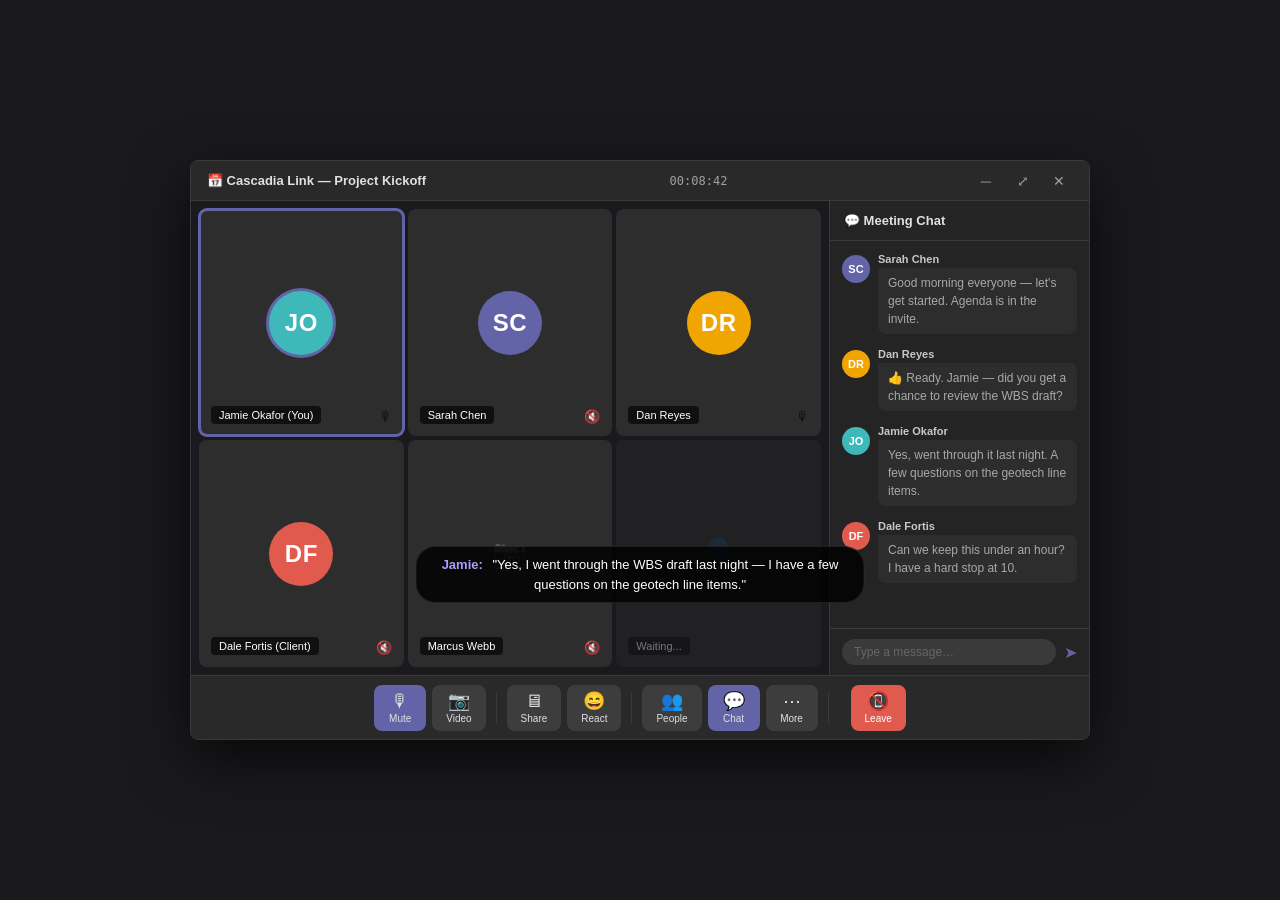
<file: teams-mockup.html>
<!DOCTYPE html>
<html lang="en">
<head>
<meta charset="UTF-8">
<title>Teams Meeting Mockup</title>
<style>
  * { box-sizing: border-box; margin: 0; padding: 0; }
  body { background: #1a1a1e; display: flex; align-items: center; justify-content: center; min-height: 100vh; font-family: 'Segoe UI', sans-serif; }

  .teams-window {
    width: 900px;
    height: 580px;
    background: #1a1a1e;
    border-radius: 8px;
    overflow: hidden;
    display: flex;
    flex-direction: column;
    box-shadow: 0 20px 60px rgba(0,0,0,0.7);
    border: 1px solid #3a3a3a;
  }

  /* ── TOP BAR ── */
  .teams-topbar {
    background: #292929;
    height: 40px;
    display: flex;
    align-items: center;
    justify-content: space-between;
    padding: 0 16px;
    flex-shrink: 0;
    border-bottom: 1px solid #3a3a3a;
  }
  .teams-meeting-name {
    font-size: 13px;
    color: #e0e0e0;
    font-weight: 600;
  }
  .teams-timer {
    font-size: 12px;
    color: #a0a0a0;
    font-family: monospace;
  }
  .teams-topbar-actions { display: flex; gap: 8px; }
  .teams-topbar-btn {
    background: none; border: none; color: #a0a0a0;
    font-size: 14px; cursor: pointer; padding: 4px 8px; border-radius: 4px;
  }
  .teams-topbar-btn:hover { background: #3a3a3a; color: #fff; }

  /* ── MAIN AREA ── */
  .teams-body {
    flex: 1;
    display: flex;
    overflow: hidden;
  }

  /* ── VIDEO GRID ── */
  .teams-grid {
    flex: 1;
    display: grid;
    grid-template-columns: 1fr 1fr 1fr;
    grid-template-rows: 1fr 1fr;
    gap: 4px;
    padding: 8px;
    background: #1a1a1e;
  }

  .tile {
    background: #2d2d2d;
    border-radius: 8px;
    position: relative;
    display: flex;
    align-items: center;
    justify-content: center;
    overflow: hidden;
    border: 2px solid transparent;
    transition: border-color 0.2s;
  }
  .tile.speaking {
    border-color: #6264a7;
    box-shadow: 0 0 0 1px #6264a7;
  }
  .tile.presenting {
    grid-column: 1 / 3;
    grid-row: 1 / 3;
  }

  .tile-avatar {
    width: 64px; height: 64px;
    border-radius: 50%;
    display: flex; align-items: center; justify-content: center;
    font-size: 24px; font-weight: 700; color: #fff;
    letter-spacing: 0.02em;
  }

  .tile-name {
    position: absolute;
    bottom: 10px; left: 10px;
    background: rgba(0,0,0,0.65);
    color: #fff;
    font-size: 11px;
    padding: 3px 8px;
    border-radius: 4px;
    font-weight: 500;
  }
  .tile-mic {
    position: absolute;
    bottom: 10px; right: 10px;
    font-size: 13px;
    opacity: 0.7;
  }
  .tile-mic.muted { color: #e05a4e; opacity: 1; }

  /* speaking indicator ring */
  .tile.speaking .tile-avatar {
    box-shadow: 0 0 0 3px #6264a7;
  }

  /* ── CHAT PANEL ── */
  .teams-chat {
    width: 260px;
    background: #242424;
    border-left: 1px solid #3a3a3a;
    display: flex;
    flex-direction: column;
    flex-shrink: 0;
  }
  .chat-header {
    padding: 12px 14px;
    font-size: 13px;
    font-weight: 600;
    color: #e0e0e0;
    border-bottom: 1px solid #3a3a3a;
    flex-shrink: 0;
  }
  .chat-messages {
    flex: 1;
    overflow-y: auto;
    padding: 12px;
    display: flex;
    flex-direction: column;
    gap: 14px;
  }
  .chat-msg { display: flex; gap: 8px; align-items: flex-start; }
  .chat-msg-avatar {
    width: 28px; height: 28px; border-radius: 50%;
    display: flex; align-items: center; justify-content: center;
    font-size: 11px; font-weight: 700; color: #fff;
    flex-shrink: 0; margin-top: 2px;
  }
  .chat-msg-body { flex: 1; min-width: 0; }
  .chat-msg-name { font-size: 11px; font-weight: 600; color: #c8c8c8; margin-bottom: 3px; }
  .chat-msg-text {
    font-size: 12px; color: #a8a8a8; line-height: 1.5;
    background: #2d2d2d; padding: 6px 10px; border-radius: 0 8px 8px 8px;
    word-break: break-word;
  }
  .chat-input-row {
    padding: 10px 12px;
    border-top: 1px solid #3a3a3a;
    display: flex; gap: 8px; align-items: center;
    flex-shrink: 0;
  }
  .chat-input {
    flex: 1; background: #3a3a3a; border: none; border-radius: 16px;
    padding: 6px 12px; font-size: 12px; color: #e0e0e0;
    outline: none; font-family: inherit;
  }
  .chat-input::placeholder { color: #666; }
  .chat-send { background: none; border: none; color: #6264a7; font-size: 16px; cursor: pointer; }

  /* ── TOOLBAR ── */
  .teams-toolbar {
    background: #292929;
    height: 64px;
    display: flex;
    align-items: center;
    justify-content: center;
    gap: 6px;
    flex-shrink: 0;
    border-top: 1px solid #3a3a3a;
  }
  .tb-btn {
    display: flex; flex-direction: column; align-items: center; gap: 3px;
    background: #3d3d3d; border: none; border-radius: 8px;
    padding: 7px 14px; cursor: pointer; color: #e0e0e0;
    font-size: 10px; font-family: inherit; min-width: 52px;
    transition: background 0.15s;
  }
  .tb-btn:hover { background: #4a4a4a; }
  .tb-btn .tb-icon { font-size: 18px; line-height: 1; }
  .tb-btn.active { background: #6264a7; }
  .tb-btn.leave {
    background: #e05a4e; color: #fff; margin-left: 12px;
  }
  .tb-btn.leave:hover { background: #c94438; }
  .tb-sep { width: 1px; height: 32px; background: #3a3a3a; margin: 0 4px; }

  /* ── CAPTION BAR ── */
  .caption-bar {
    position: absolute;
    bottom: 72px;
    left: 50%; transform: translateX(-50%);
    background: rgba(0,0,0,0.82);
    color: #fff;
    font-size: 13px;
    padding: 8px 20px;
    border-radius: 20px;
    max-width: 500px;
    text-align: center;
    line-height: 1.5;
    pointer-events: none;
    border: 1px solid rgba(255,255,255,0.1);
  }
  .caption-name {
    color: #a89fff;
    font-weight: 600;
    margin-right: 6px;
  }
  .teams-main-wrap {
    position: relative;
    flex: 1;
    display: flex;
    overflow: hidden;
  }
</style>
</head>
<body>

<div class="teams-window">

  <!-- TOP BAR -->
  <div class="teams-topbar">
    <div class="teams-meeting-name">📅 Cascadia Link — Project Kickoff</div>
    <div class="teams-timer">00:08:42</div>
    <div class="teams-topbar-actions">
      <button class="teams-topbar-btn">⸺</button>
      <button class="teams-topbar-btn">⤢</button>
      <button class="teams-topbar-btn">✕</button>
    </div>
  </div>

  <div class="teams-main-wrap">

    <!-- VIDEO GRID + CHAT -->
    <div class="teams-body">

      <!-- VIDEO GRID -->
      <div class="teams-grid">

        <!-- Tile 1 — Jamie (you) speaking -->
        <div class="tile speaking">
          <div class="tile-avatar" style="background:#3eb8b8">JO</div>
          <div class="tile-name">Jamie Okafor (You)</div>
          <div class="tile-mic">🎙</div>
        </div>

        <!-- Tile 2 — Sarah Chen -->
        <div class="tile">
          <div class="tile-avatar" style="background:#6264a7">SC</div>
          <div class="tile-name">Sarah Chen</div>
          <div class="tile-mic muted">🔇</div>
        </div>

        <!-- Tile 3 — Dan Reyes -->
        <div class="tile">
          <div class="tile-avatar" style="background:#f0a500">DR</div>
          <div class="tile-name">Dan Reyes</div>
          <div class="tile-mic">🎙</div>
        </div>

        <!-- Tile 4 — Dale Fortis -->
        <div class="tile">
          <div class="tile-avatar" style="background:#e05a4e">DF</div>
          <div class="tile-name">Dale Fortis (Client)</div>
          <div class="tile-mic muted">🔇</div>
        </div>

        <!-- Tile 5 — Camera off -->
        <div class="tile">
          <div style="font-size:28px;opacity:0.3">📷</div>
          <div class="tile-name">Marcus Webb</div>
          <div class="tile-mic muted">🔇</div>
        </div>

        <!-- Tile 6 — Empty slot -->
        <div class="tile" style="opacity:0.4">
          <div style="font-size:28px;opacity:0.3">👤</div>
          <div class="tile-name">Waiting...</div>
        </div>

      </div>

      <!-- CHAT PANEL -->
      <div class="teams-chat">
        <div class="chat-header">💬 Meeting Chat</div>
        <div class="chat-messages">

          <div class="chat-msg">
            <div class="chat-msg-avatar" style="background:#6264a7">SC</div>
            <div class="chat-msg-body">
              <div class="chat-msg-name">Sarah Chen</div>
              <div class="chat-msg-text">Good morning everyone — let's get started. Agenda is in the invite.</div>
            </div>
          </div>

          <div class="chat-msg">
            <div class="chat-msg-avatar" style="background:#f0a500">DR</div>
            <div class="chat-msg-body">
              <div class="chat-msg-name">Dan Reyes</div>
              <div class="chat-msg-text">👍 Ready. Jamie — did you get a chance to review the WBS draft?</div>
            </div>
          </div>

          <div class="chat-msg">
            <div class="chat-msg-avatar" style="background:#3eb8b8">JO</div>
            <div class="chat-msg-body">
              <div class="chat-msg-name">Jamie Okafor</div>
              <div class="chat-msg-text">Yes, went through it last night. A few questions on the geotech line items.</div>
            </div>
          </div>

          <div class="chat-msg">
            <div class="chat-msg-avatar" style="background:#e05a4e">DF</div>
            <div class="chat-msg-body">
              <div class="chat-msg-name">Dale Fortis</div>
              <div class="chat-msg-text">Can we keep this under an hour? I have a hard stop at 10.</div>
            </div>
          </div>

        </div>
        <div class="chat-input-row">
          <input class="chat-input" placeholder="Type a message…" disabled>
          <button class="chat-send">➤</button>
        </div>
      </div>

    </div>

    <!-- LIVE CAPTION -->
    <div class="caption-bar">
      <span class="caption-name">Jamie:</span>
      "Yes, I went through the WBS draft last night — I have a few questions on the geotech line items."
    </div>

  </div>

  <!-- TOOLBAR -->
  <div class="teams-toolbar">
    <button class="tb-btn active">
      <span class="tb-icon">🎙</span> Mute
    </button>
    <button class="tb-btn">
      <span class="tb-icon">📷</span> Video
    </button>
    <div class="tb-sep"></div>
    <button class="tb-btn">
      <span class="tb-icon">🖥</span> Share
    </button>
    <button class="tb-btn">
      <span class="tb-icon">😄</span> React
    </button>
    <div class="tb-sep"></div>
    <button class="tb-btn">
      <span class="tb-icon">👥</span> People
    </button>
    <button class="tb-btn active">
      <span class="tb-icon">💬</span> Chat
    </button>
    <button class="tb-btn">
      <span class="tb-icon">⋯</span> More
    </button>
    <div class="tb-sep"></div>
    <button class="tb-btn leave">
      <span class="tb-icon">📵</span> Leave
    </button>
  </div>

</div>

</body>
</html>
</file>
<file: css/story.css>
/* story.css — import manifest
   Edit the individual files; this file just loads them all.
*/
@import url("story-base.css");
@import url("story-components.css");
@import url("story-sms-email.css");
@import url("story-docs.css");
@import url("story-theme.css");
@import url("story-email-app.css");
@import url("story-meeting.css");
@import url("story-call.css");
@import url("story-interactive.css");
</file>
<file: css/binder.css>
/* ================================================================
   binder.css — Realistic Binder Scene Component
   Used by engine.js renderBinder() for type:'realbinder' scenes.
   ================================================================ */

/* BINDER WRAPPER */
.binder-wrap {
  position: relative;
  width: fit-content;
  margin: 0 auto;
}

/* EXPAND BUTTON */
.binder-expand-btn {
  position: absolute;
  top: -28px;
  right: 0;
  background: none;
  border: 1px solid #3a4060;
  color: #7a8499;
  font-size: 14px;
  padding: 2px 8px;
  border-radius: 4px;
  cursor: pointer;
  z-index: 10;
  line-height: 1.4;
}
.binder-expand-btn:hover {
  border-color: #f0a500;
  color: #f0a500;
}

/* FULL-SCREEN MODAL */
.binder-modal-overlay {
  display: none;
  position: fixed;
  inset: 0;
  background: rgba(0,0,0,0.82);
  z-index: 400;
  align-items: center;
  justify-content: center;
}
.binder-modal-overlay.open {
  display: flex;
}
.binder-modal-overlay .binder-wrap {
  transform: scale(1.15);
  transform-origin: center center;
}
.binder-modal-close {
  position: fixed;
  top: 20px;
  right: 28px;
  background: #1a1e26;
  border: 1px solid #3a4060;
  color: #d4dae8;
  font-size: 18px;
  width: 36px;
  height: 36px;
  border-radius: 50%;
  cursor: pointer;
  display: flex;
  align-items: center;
  justify-content: center;
  z-index: 401;
}
.binder-modal-close:hover {
  border-color: #f0a500;
  color: #f0a500;
}

/* BINDER SHELL */
.binder-realistic {
  width: 860px;
  height: 600px;
  background: #e0dfd8;
  border-radius: 18px;
  box-shadow: 0 10px 24px rgba(0,0,0,0.25);
  position: relative;
  overflow: visible;
  margin: 0;
}

/* PAGE SPREADS — stacked, only .active shown */
.binder-spread {
  position: absolute;
  inset: 0;
  display: none;
  border-radius: 18px;
  overflow: hidden;
}
.binder-spread.active {
  display: flex;
}

/* METAL SPINE */
.binder-realistic::before {
  content: "";
  position: absolute;
  top: 0;
  bottom: 0;
  left: 50%;
  width: 60px;
  transform: translateX(-50%);
  background: linear-gradient(180deg, #dcdcdc, #b8b8b8 40%, #9a9a9a 100%);
  box-shadow: inset 0 0 8px rgba(0,0,0,0.35);
  border-left: 1px solid #fff;
  border-right: 1px solid #888;
}

/* METAL RINGS (SIDE VIEW) */
.binder-rings {
  position: absolute;
  top: 50%;
  left: 50%;
  transform: translate(-50%, -50%);
  display: flex;
  flex-direction: column;
  gap: 90px;
}

.binder-ring {
  width: 70px;
  height: 10px;
  background: linear-gradient(90deg, #6a6a6a, #dcdcdc, #6a6a6a);
  border-radius: 4px;
  box-shadow: 0 2px 4px rgba(0,0,0,0.35);
}

/* PAGES */
.binder-page {
  flex: 1;
  min-width: 0;
  padding: 32px 36px;
  background: #fdfcf7;
  box-shadow: inset 0 0 6px rgba(0,0,0,0.12);
  position: relative;
  overflow-wrap: break-word;
  word-wrap: break-word;
}

.binder-page.left {
  border-right: 1px solid #d0cfc6;
  padding-right: 52px;
}

.binder-page.right {
  border-left: 1px solid #d0cfc6;
  padding-left: 52px;
}

/* GRID PAPER — field-book style */
.binder-page.grid {
  background-color: #f0f4f0;
  background-image:
    linear-gradient(rgba(100,130,100,0.18) 1px, transparent 1px),
    linear-gradient(90deg, rgba(100,130,100,0.18) 1px, transparent 1px);
  background-size: 20px 20px;
}

/* FLIP ARROWS — shown when clickable and not at boundary */
.binder-clickable {
  cursor: pointer;
  user-select: none;
}
.binder-clickable::after {
  content: '';
  position: absolute;
  bottom: 44px;
  opacity: 0;
  transition: opacity 0.2s ease;
  font-size: 22px;
  color: #888;
  line-height: 1;
  pointer-events: none;
}
.binder-page.left.binder-clickable::after  { content: '‹'; left: 18px; }
.binder-page.right.binder-clickable::after { content: '›'; right: 18px; }

/* Hide back arrow on first spread, forward arrow on last */
.binder-at-start .binder-page.left.binder-clickable::after  { display: none; }
.binder-at-end   .binder-page.right.binder-clickable::after { display: none; }

/* Reveal on hover — but not when the page click would do nothing */
.binder-realistic:not(.binder-at-start) .binder-page.left.binder-clickable:hover::after,
.binder-realistic:not(.binder-at-end)   .binder-page.right.binder-clickable:hover::after {
  opacity: 1;
}

/* Subtle page-edge highlight on hover */
.binder-realistic:not(.binder-at-start) .binder-page.left.binder-clickable:hover,
.binder-realistic:not(.binder-at-end)   .binder-page.right.binder-clickable:hover {
  background: #f5f4ef;
}

/* Grid pages: preserve the grid image on hover, just darken the base color */
.binder-realistic:not(.binder-at-start) .binder-page.left.binder-clickable.grid:hover,
.binder-realistic:not(.binder-at-end)   .binder-page.right.binder-clickable.grid:hover {
  background-color: #e8ede8;
  background-image:
    linear-gradient(rgba(100,130,100,0.18) 1px, transparent 1px),
    linear-gradient(90deg, rgba(100,130,100,0.18) 1px, transparent 1px);
  background-size: 20px 20px;
}

/* PAGE TYPOGRAPHY */
.page-label {
  font-size: 11px;
  text-transform: uppercase;
  letter-spacing: 0.12em;
  color: #777;
  margin-bottom: 6px;
}

.page-title {
  font-size: 20px;
  font-weight: 600;
  color: #1a1e2e;
  margin-bottom: 12px;
}

.page-body {
  font-size: 15px;
  line-height: 1.6;
  color: #2a2e3e;
  overflow-wrap: break-word;
  word-break: break-word;
}

.page-body * {
  white-space: normal !important;
  text-wrap-mode: wrap !important;
}

.page-body ul {
  margin: 0 0 0 18px;
  padding: 0;
}

/* PAGE NUMBERS */
.page-number {
  position: absolute;
  bottom: 14px;
  font-size: 12px;
  color: #999;
  letter-spacing: 0.08em;
}

.left .page-number {
  left: 20px;
}

.right .page-number {
  right: 20px;
}

/* TABS — FLUSH TO RIGHT PAGE EDGE */
.binder-tabs {
  position: absolute;
  top: 40px;
  left: 100%;
  margin-left: 0;
  display: flex;
  flex-direction: column;
  gap: 10px;
}

.binder-tab {
  width: 90px;
  padding: 6px 10px;
  border-radius: 0 10px 10px 0;
  background: #d7d9e5;
  font-size: 12px;
  text-transform: uppercase;
  letter-spacing: 0.12em;
  color: #333;
  box-shadow: 0 2px 4px rgba(0,0,0,0.25);
  border: 1px solid #b8b8c8;
}

.binder-tab.active {
  background: #9b7fd4;
  color: #fff;
  border-color: #7a63b0;
}
</file>
<file: css/alerts.css>
/* ================================================================
   alerts.css — Floating Notification Badges
   ================================================================ */

#alert-tray {
  position: fixed;
  right: 24px;
  bottom: 100px;
  display: flex;
  flex-direction: column-reverse;
  gap: 18px;
  z-index: 300;
  pointer-events: none;
}

/* ── BADGE ─────────────────────────────────────────────────────── */
.alert-badge {
  width: 72px;
  height: 72px;
  border-radius: 50%;
  background: #1a1e26;
  border: 2.5px solid #f0a500;
  box-shadow: 0 6px 24px rgba(0,0,0,0.55), 0 0 0 0 rgba(240,165,0,0.4);
  display: flex;
  align-items: center;
  justify-content: center;
  cursor: pointer;
  position: relative;
  pointer-events: all;

  /* Entry pop */
  animation:
    alert-enter  0.4s cubic-bezier(0.34, 1.56, 0.64, 1) both,
    alert-pulse  2.2s ease-in-out 0.5s infinite;
}

.alert-badge:hover {
  animation-play-state: paused;
  border-color: #ffc133;
  box-shadow: 0 8px 28px rgba(0,0,0,0.6), 0 0 0 6px rgba(240,165,0,0.18);
}

/* Ripple ring behind the badge */
.alert-badge::before {
  content: '';
  position: absolute;
  inset: -8px;
  border-radius: 50%;
  border: 3px solid rgba(240,165,0,0.7);
  animation: alert-ring 2.2s ease-out 0.5s infinite;
  pointer-events: none;
}

.alert-badge:hover::before {
  animation-play-state: paused;
}

.alert-badge-icon {
  font-size: 30px;
  line-height: 1;
  filter: drop-shadow(0 1px 3px rgba(0,0,0,0.4));
}

.alert-badge-count {
  position: absolute;
  top: -5px;
  right: -5px;
  background: #e05a4e;
  color: #fff;
  border-radius: 50%;
  min-width: 22px;
  height: 22px;
  padding: 0 4px;
  font-size: 11px;
  font-weight: 700;
  font-family: 'IBM Plex Mono', monospace;
  display: flex;
  align-items: center;
  justify-content: center;
  border: 2px solid #0f1117;
  box-shadow: 0 2px 6px rgba(0,0,0,0.4);
}

/* Tooltip */
.alert-badge-tooltip {
  position: absolute;
  right: calc(100% + 12px);
  top: 50%;
  transform: translateY(-50%);
  background: #1a1e26;
  border: 1px solid #3a4060;
  color: #d4dae8;
  font-size: 12px;
  font-family: 'IBM Plex Sans', sans-serif;
  white-space: nowrap;
  padding: 6px 12px;
  border-radius: 6px;
  opacity: 0;
  pointer-events: none;
  transition: opacity 0.15s ease;
  box-shadow: 0 2px 10px rgba(0,0,0,0.45);
}
.alert-badge-tooltip::after {
  content: '';
  position: absolute;
  left: 100%;
  top: 50%;
  transform: translateY(-50%);
  border: 5px solid transparent;
  border-left-color: #3a4060;
}

.alert-badge:hover .alert-badge-tooltip {
  opacity: 1;
}

/* ── ANIMATIONS ─────────────────────────────────────────────────── */

/* Entry pop from bottom-right */
@keyframes alert-enter {
  from { opacity: 0; transform: scale(0.3) translateY(20px); }
  to   { opacity: 1; transform: scale(1)   translateY(0); }
}

/* Gentle scale pulse */
@keyframes alert-pulse {
  0%, 100% { transform: scale(1); }
  50%       { transform: scale(1.1); }
}

/* Expanding ripple ring */
@keyframes alert-ring {
  0%   { opacity: 0.75; transform: scale(1); }
  70%  { opacity: 0;    transform: scale(1.5); }
  100% { opacity: 0;    transform: scale(1.5); }
}

/* Dismiss shrink */
.alert-badge.dismissing {
  animation: alert-dismiss 0.22s ease-in forwards !important;
}
@keyframes alert-dismiss {
  to { opacity: 0; transform: scale(0.2) translateY(12px); }
}
</file>
